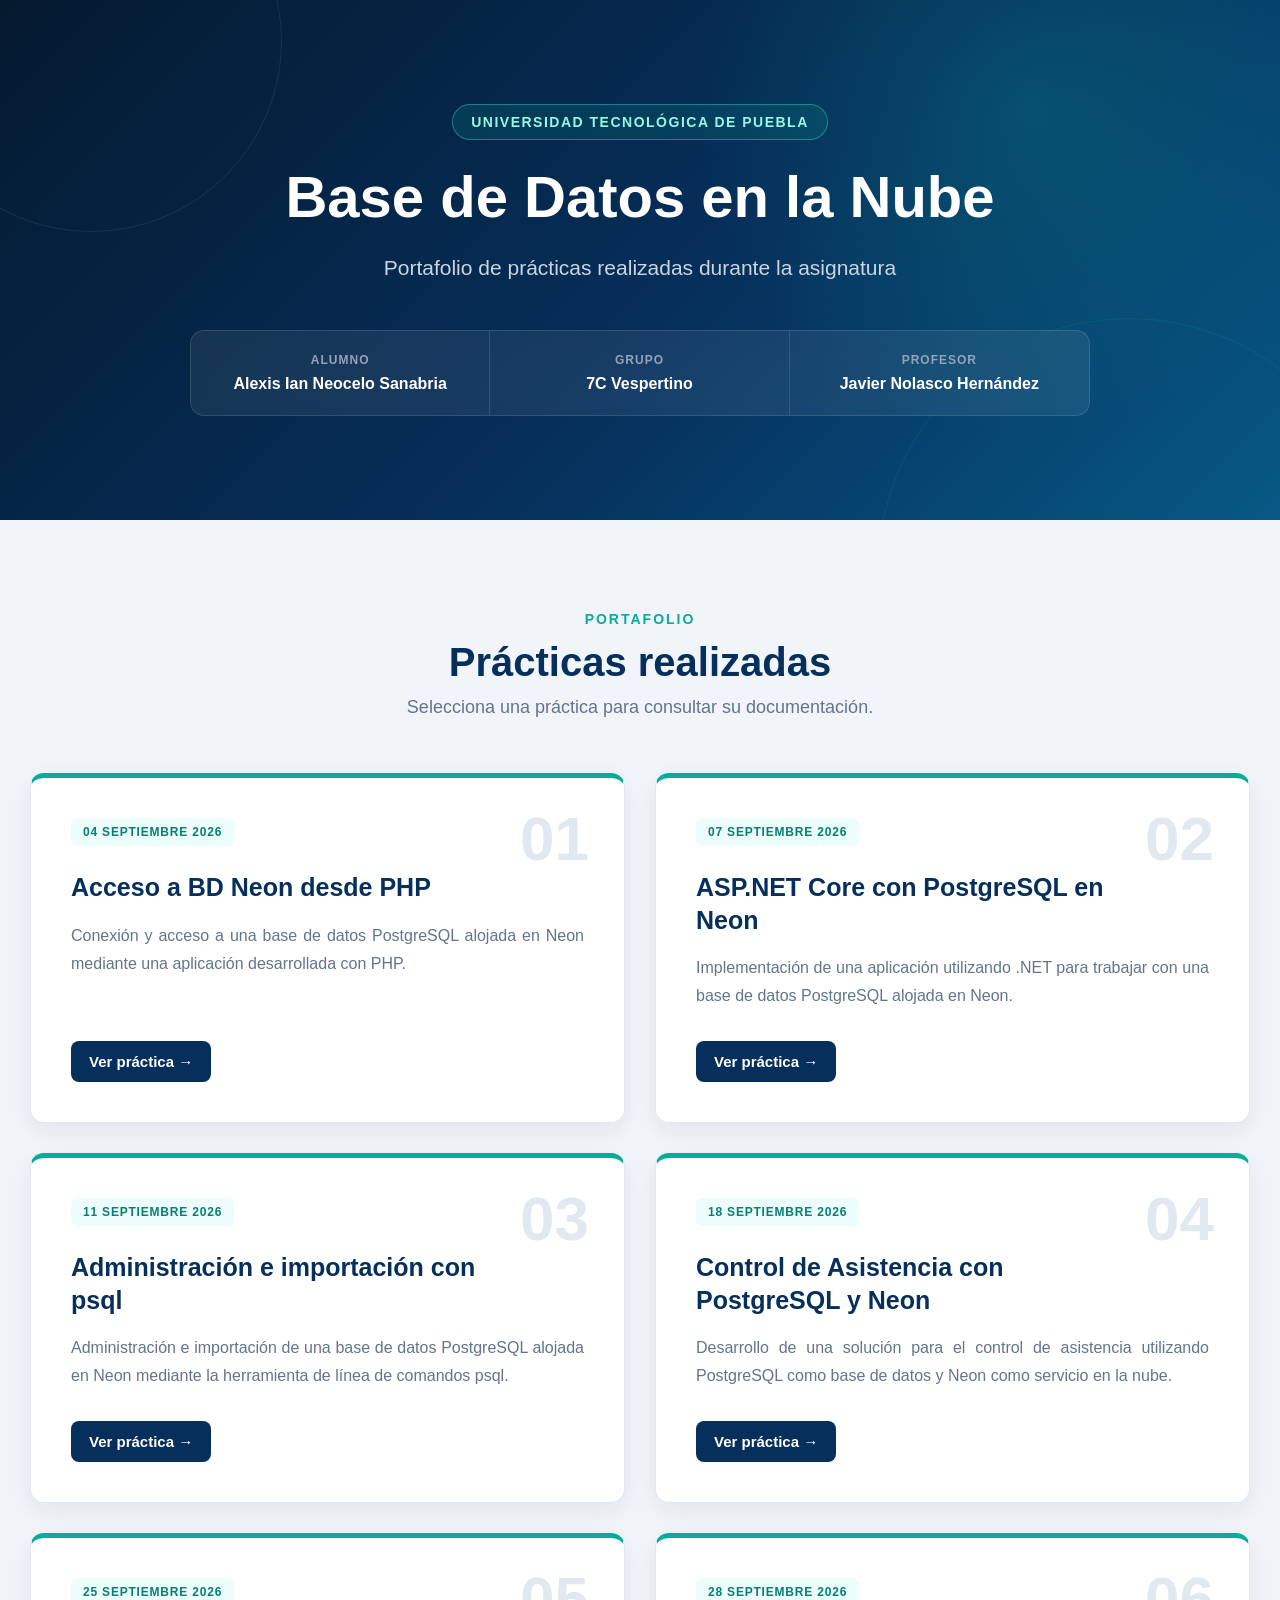
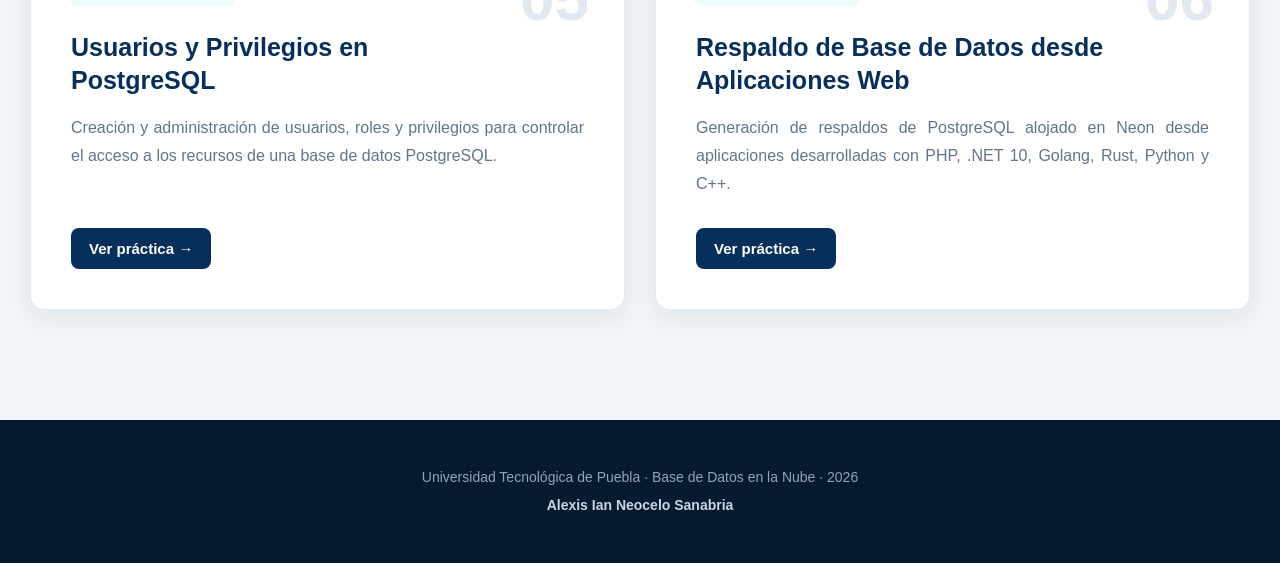
<file: index.html>
<!DOCTYPE html>
<html lang="es">

<head>
    <meta charset="UTF-8">
    <meta name="viewport" content="width=device-width, initial-scale=1.0">

    <title>Prácticas | Base de Datos en la Nube</title>

    <link rel="stylesheet" href="estilos.css">
</head>

<body>

    <!-- =========================================
         ENCABEZADO PRINCIPAL
    ========================================== -->

    <header class="hero">

        <div class="hero-contenido">

            <span class="etiqueta">
                Universidad Tecnológica de Puebla
            </span>

            <h1>
                Base de Datos en la Nube
            </h1>

            <p class="descripcion">
                Portafolio de prácticas realizadas durante la asignatura
            </p>

            <div class="datos">

                <div>
                    <span>Alumno</span>
                    <strong>Alexis Ian Neocelo Sanabria</strong>
                </div>

                <div>
                    <span>Grupo</span>
                    <strong>7C Vespertino</strong>
                </div>

                <div>
                    <span>Profesor</span>
                    <strong>Javier Nolasco Hernández</strong>
                </div>

            </div>

        </div>

    </header>


    <!-- =========================================
         PRACTICAS
    ========================================== -->

    <main class="contenedor">

        <div class="titulo-seccion">

            <span>PORTAFOLIO</span>

            <h2>
                Prácticas realizadas
            </h2>

            <p>
                Selecciona una práctica para consultar su documentación.
            </p>

        </div>


        <section class="grid-practicas">


            <!-- PRACTICA 01 -->

            <article class="tarjeta">

                <div class="numero-practica">
                    01
                </div>

                <span class="fecha">
                    04 SEPTIEMBRE 2026
                </span>

                <h3>
                    Acceso a BD Neon desde PHP
                </h3>

                <p>
                    Conexión y acceso a una base de datos PostgreSQL
                    alojada en Neon mediante una aplicación desarrollada
                    con PHP.
                </p>

                <a href="practica4sep/index.html">
                    Ver práctica →
                </a>

            </article>


            <!-- PRACTICA 02 -->

            <article class="tarjeta">

                <div class="numero-practica">
                    02
                </div>

                <span class="fecha">
                    07 SEPTIEMBRE 2026
                </span>

                <h3>
                    ASP.NET Core con PostgreSQL en Neon
                </h3>

                <p>
                    Implementación de una aplicación utilizando .NET
                    para trabajar con una base de datos PostgreSQL
                    alojada en Neon.
                </p>

                <a href="practica7sep/index.html">
                    Ver práctica →
                </a>

            </article>


            <!-- PRACTICA 03 -->

            <article class="tarjeta">

                <div class="numero-practica">
                    03
                </div>

                <span class="fecha">
                    11 SEPTIEMBRE 2026
                </span>

                <h3>
                    Administración e importación con psql
                </h3>

                <p>
                    Administración e importación de una base de datos
                    PostgreSQL alojada en Neon mediante la herramienta
                    de línea de comandos psql.
                </p>

                <a href="practica11sep/index.html">
                    Ver práctica →
                </a>

            </article>


            <!-- PRACTICA 04 -->

            <article class="tarjeta">

                <div class="numero-practica">
                    04
                </div>

                <span class="fecha">
                    18 SEPTIEMBRE 2026
                </span>

                <h3>
                    Control de Asistencia con PostgreSQL y Neon
                </h3>

                <p>
                    Desarrollo de una solución para el control de
                    asistencia utilizando PostgreSQL como base de datos
                    y Neon como servicio en la nube.
                </p>

                <a href="practica18sep/index.html">
                    Ver práctica →
                </a>

            </article>


            <!-- PRACTICA 05 -->

            <article class="tarjeta">

                <div class="numero-practica">
                    05
                </div>

                <span class="fecha">
                    25 SEPTIEMBRE 2026
                </span>

                <h3>
                    Usuarios y Privilegios en PostgreSQL
                </h3>

                <p>
                    Creación y administración de usuarios, roles y
                    privilegios para controlar el acceso a los recursos
                    de una base de datos PostgreSQL.
                </p>

                <a href="practica25sep/index.html">
                    Ver práctica →
                </a>

            </article>


            <!-- PRACTICA 06 -->

            <article class="tarjeta">

                <div class="numero-practica">
                    06
                </div>

                <span class="fecha">
                    28 SEPTIEMBRE 2026
                </span>

                <h3>
                    Respaldo de Base de Datos desde Aplicaciones Web
                </h3>

                <p>
                    Generación de respaldos de PostgreSQL alojado en
                    Neon desde aplicaciones desarrolladas con PHP,
                    .NET 10, Golang, Rust, Python y C++.
                </p>

                <a href="practica28sep/index.html">
                    Ver práctica →
                </a>

            </article>


        </section>

    </main>


    <!-- =========================================
         PIE DE PAGINA
    ========================================== -->

    <footer>

        <p>
            Universidad Tecnológica de Puebla ·
            Base de Datos en la Nube · 2026
        </p>

        <p>
            Alexis Ian Neocelo Sanabria
        </p>

    </footer>


</body>

</html>
</file>
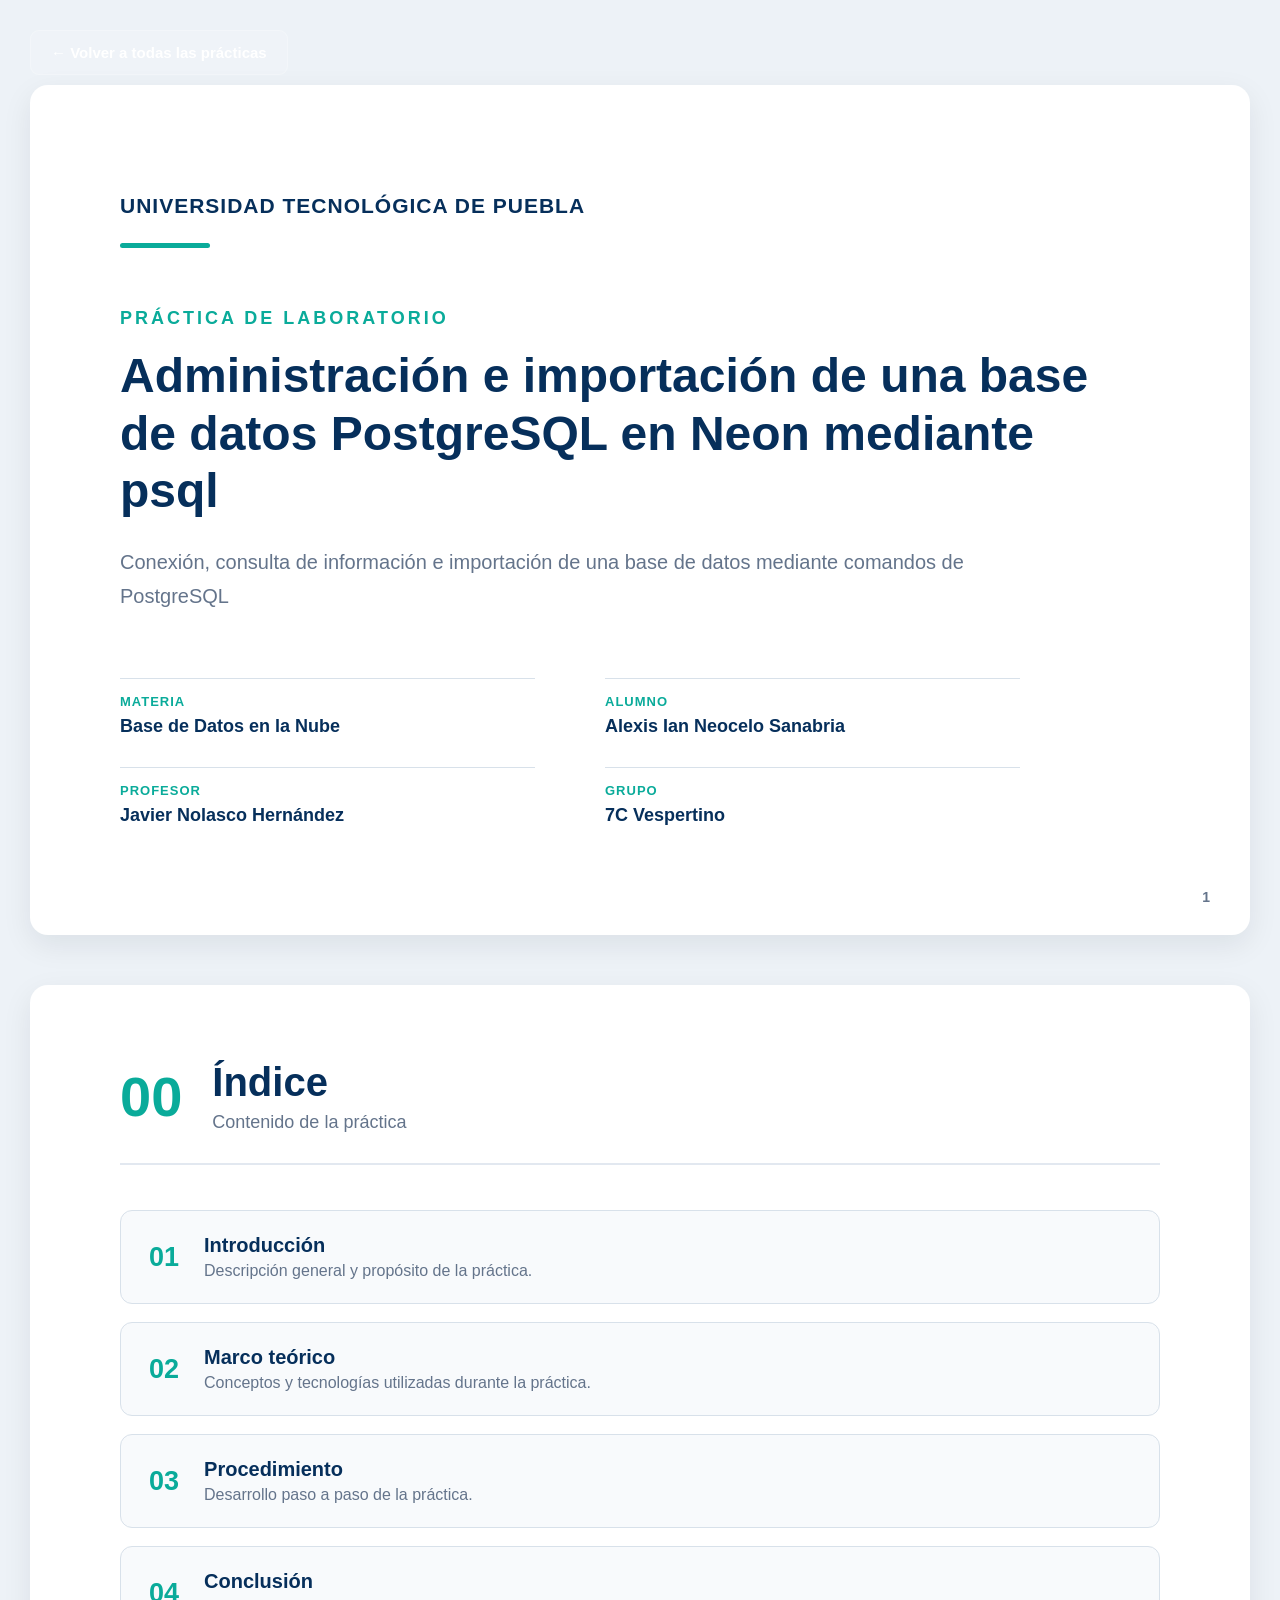
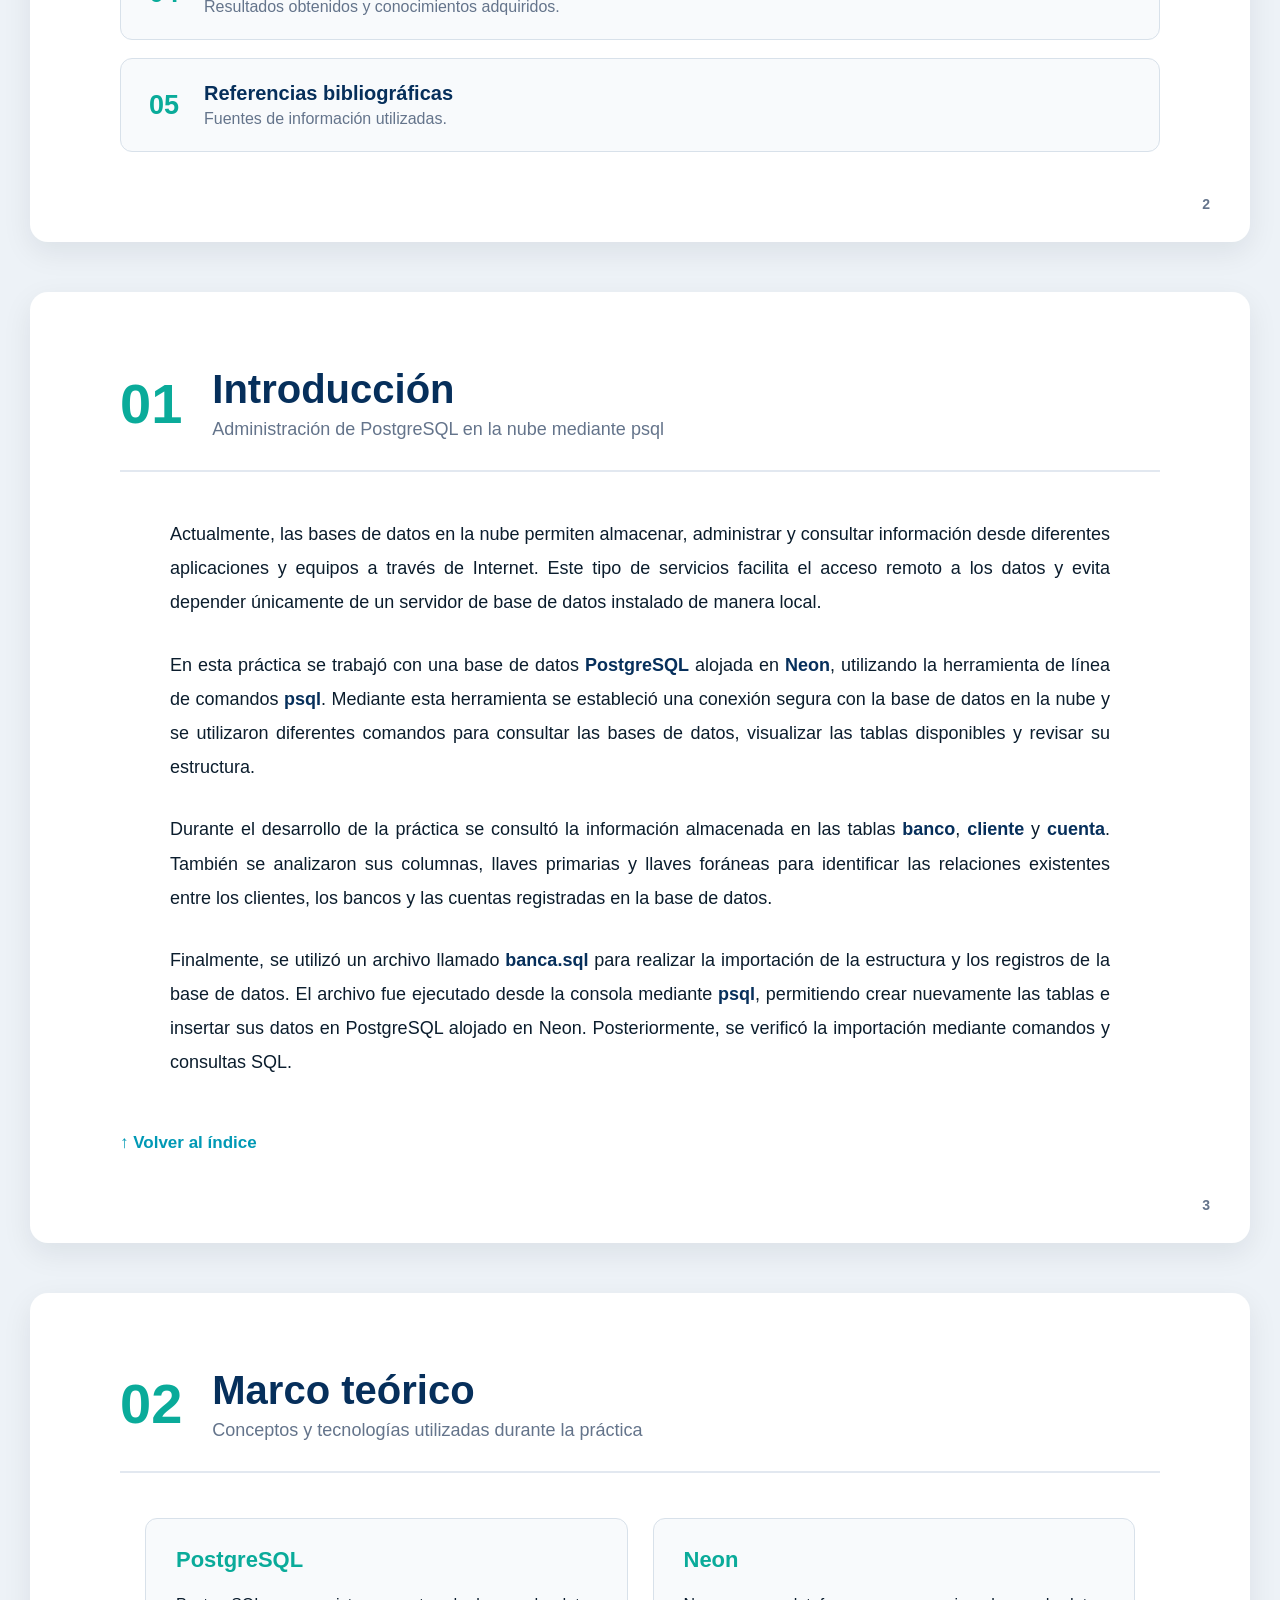
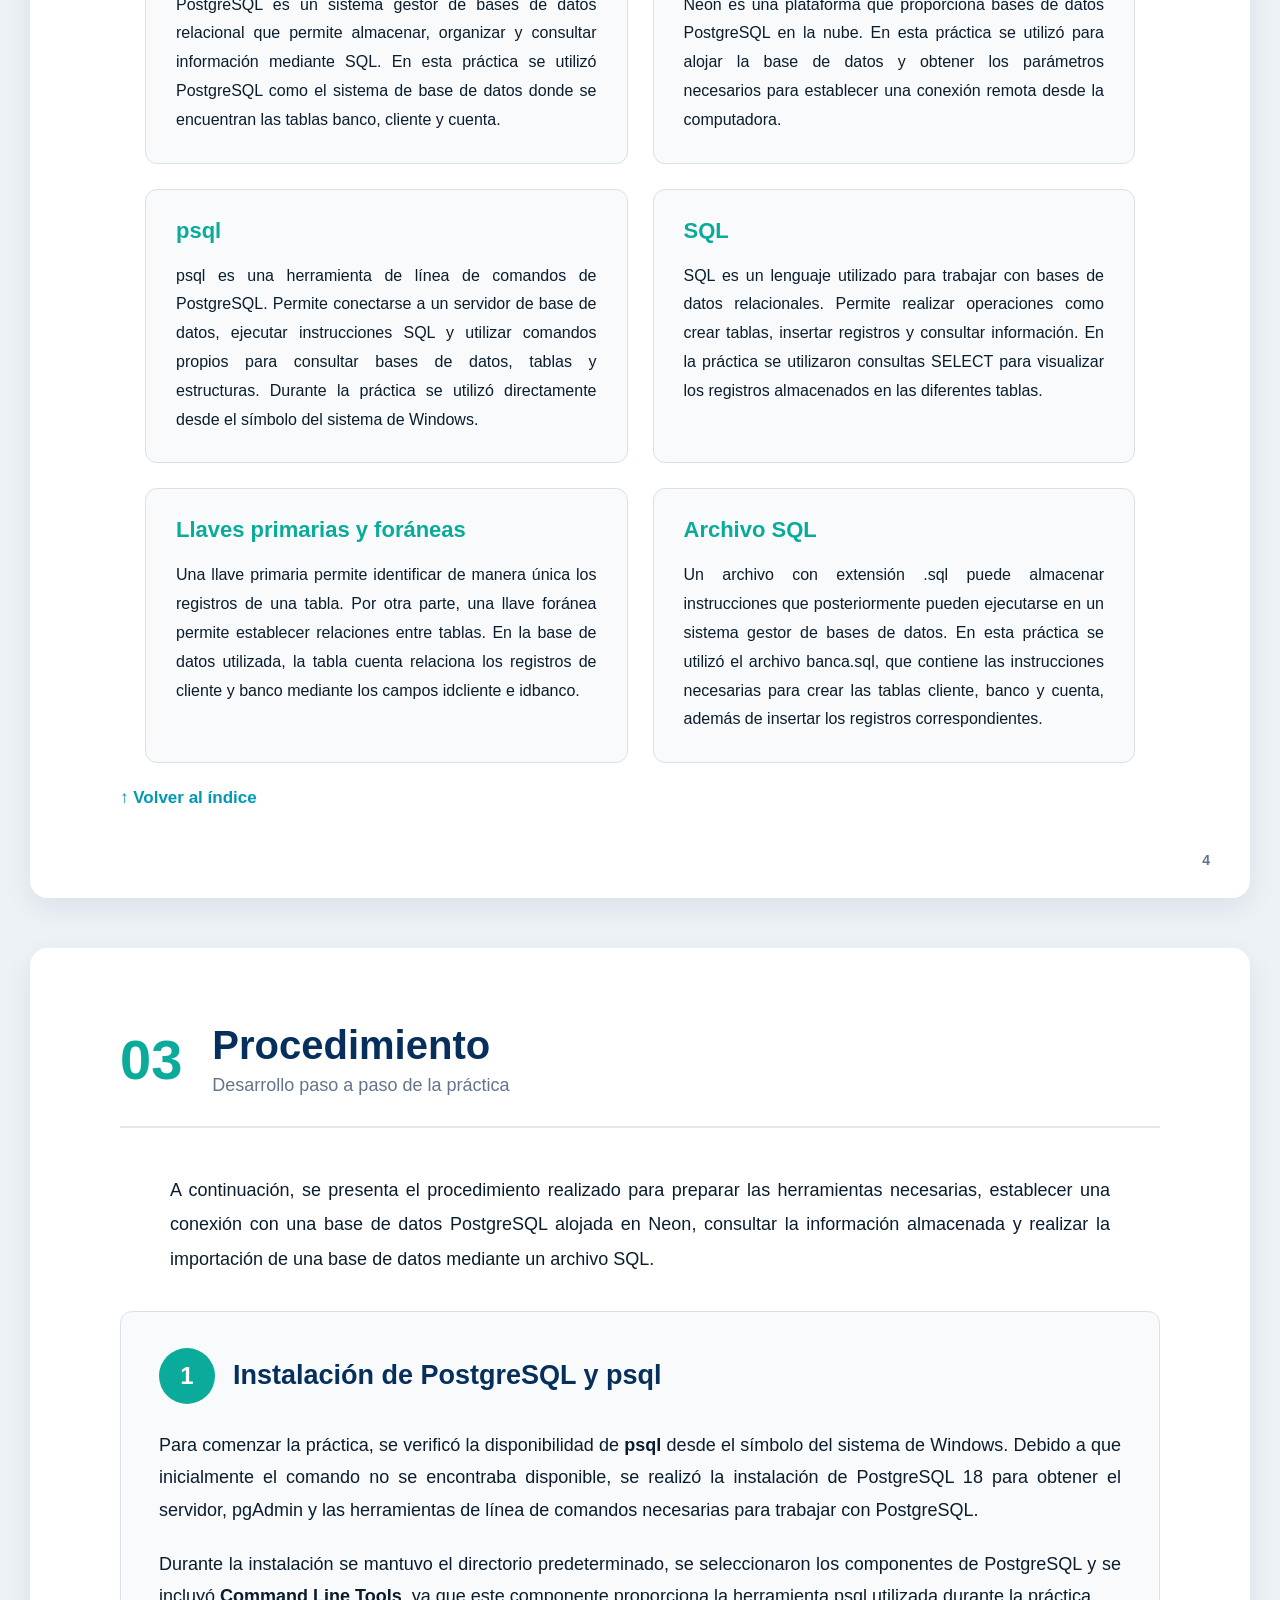
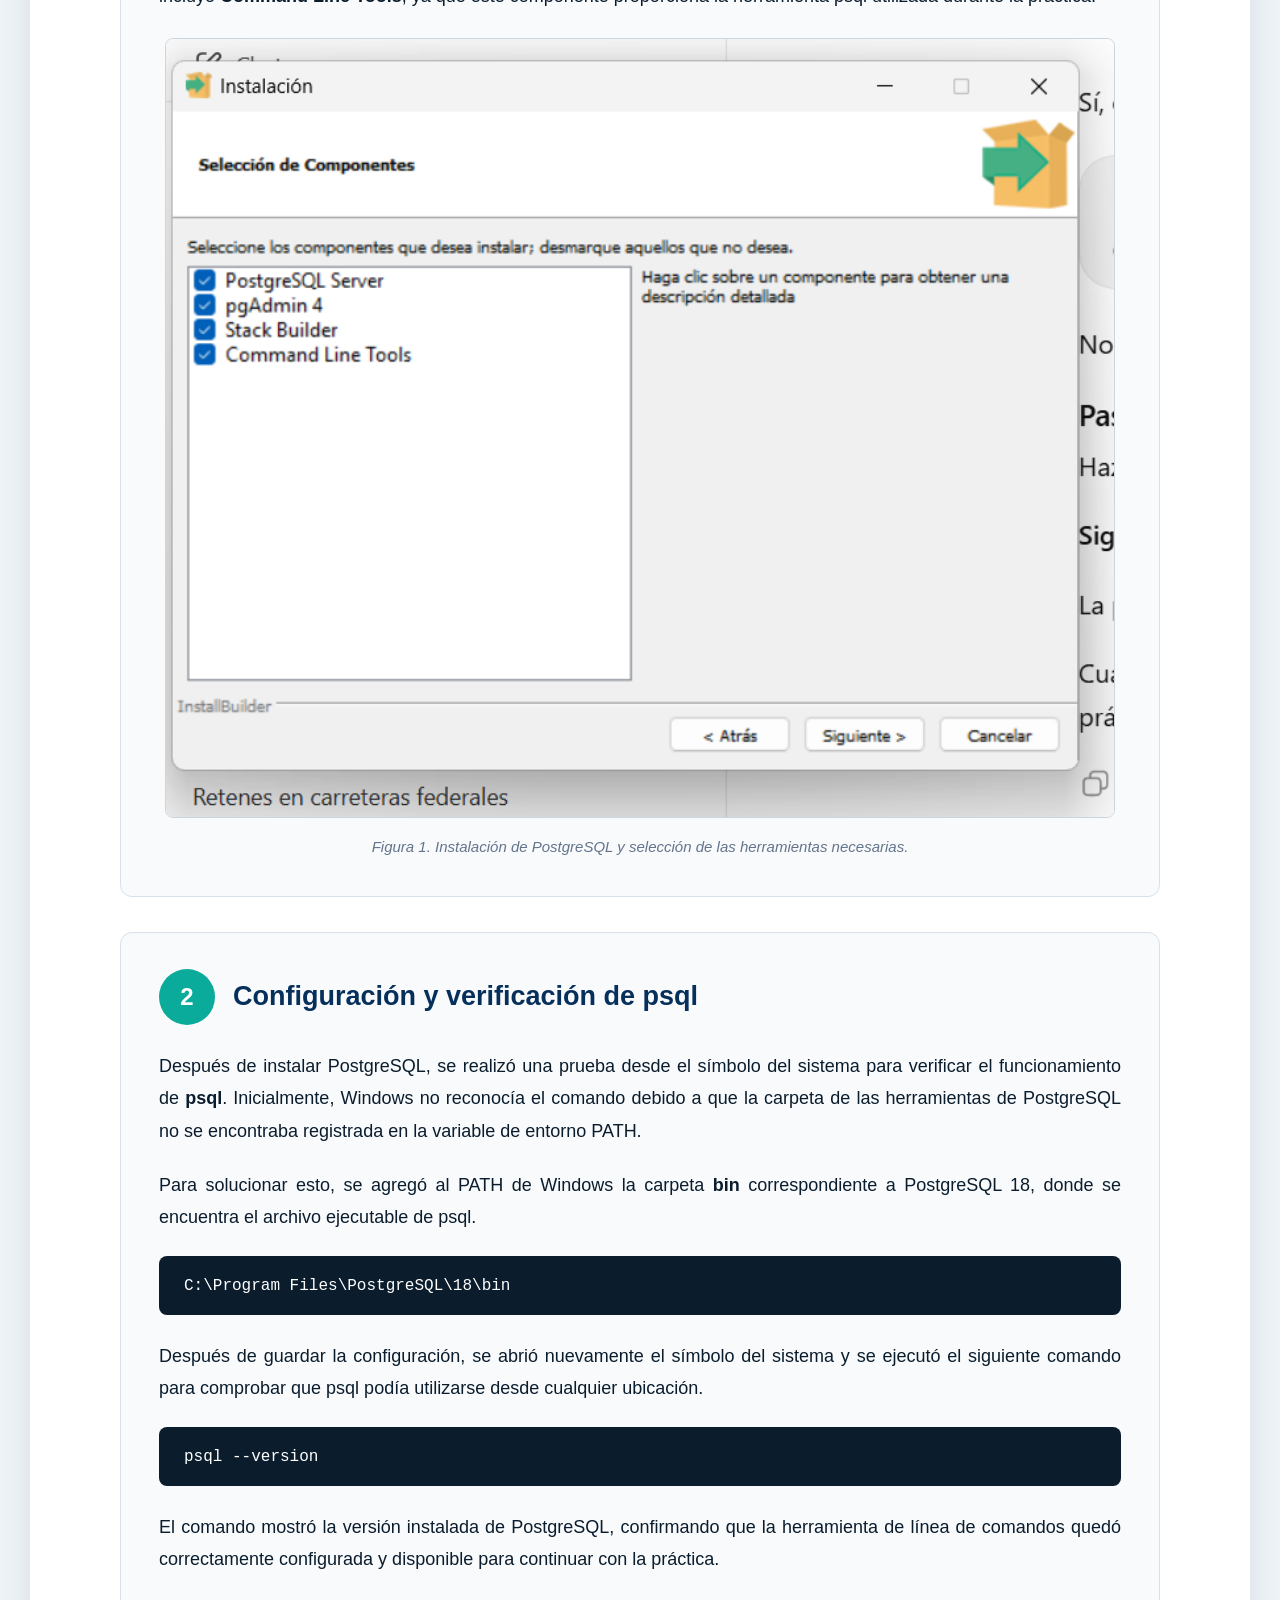
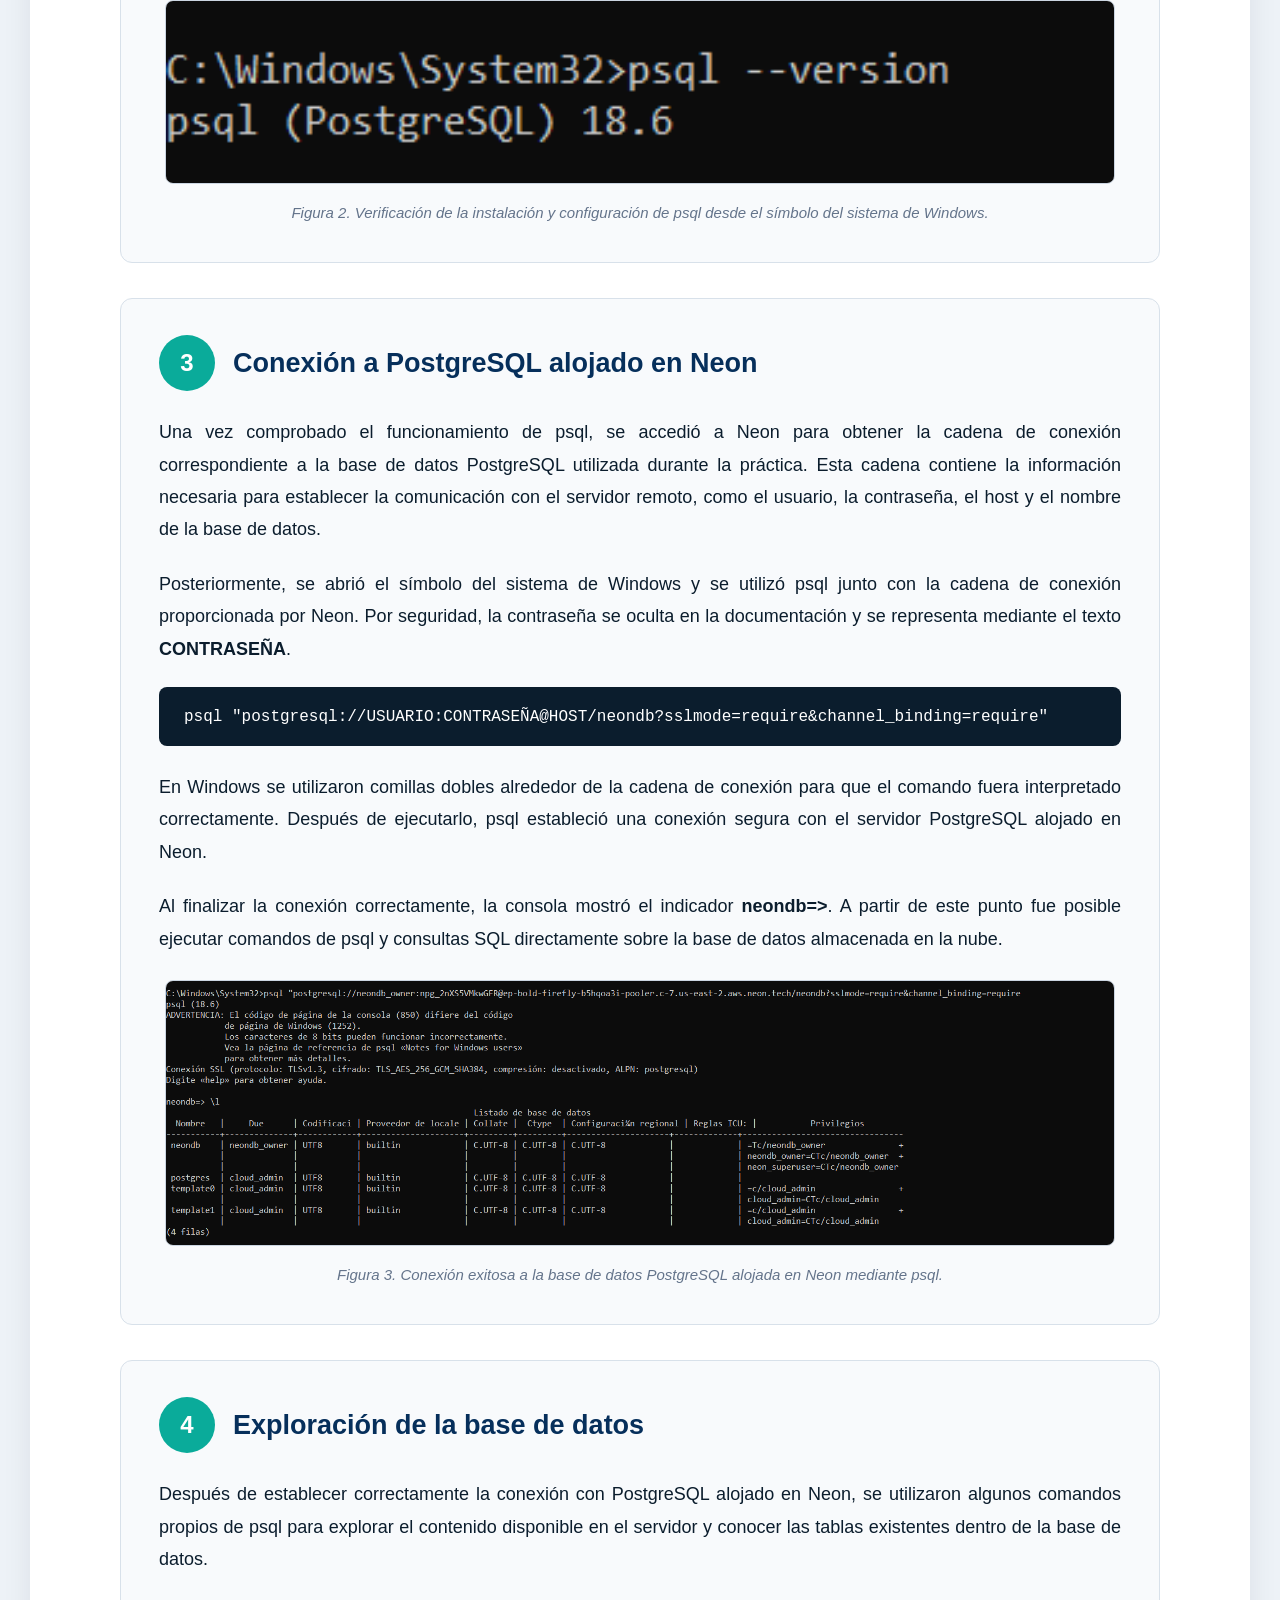
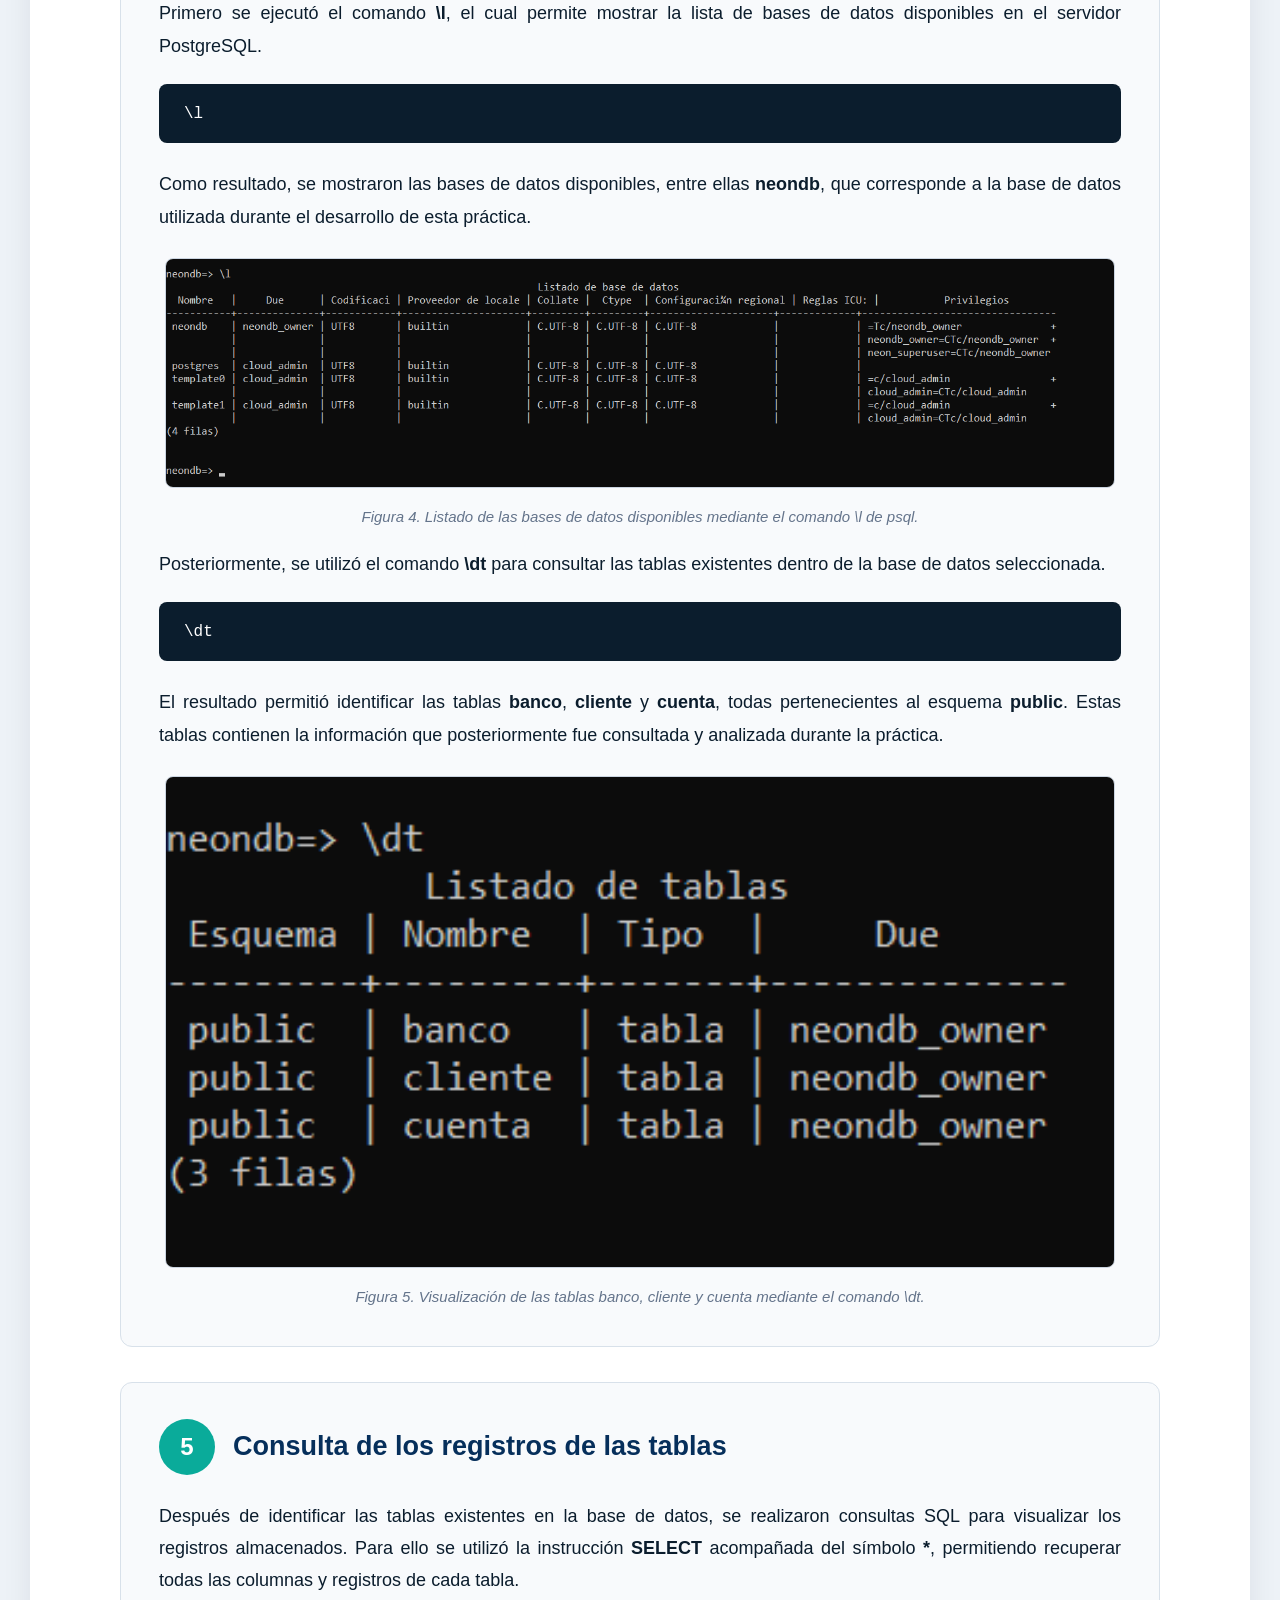
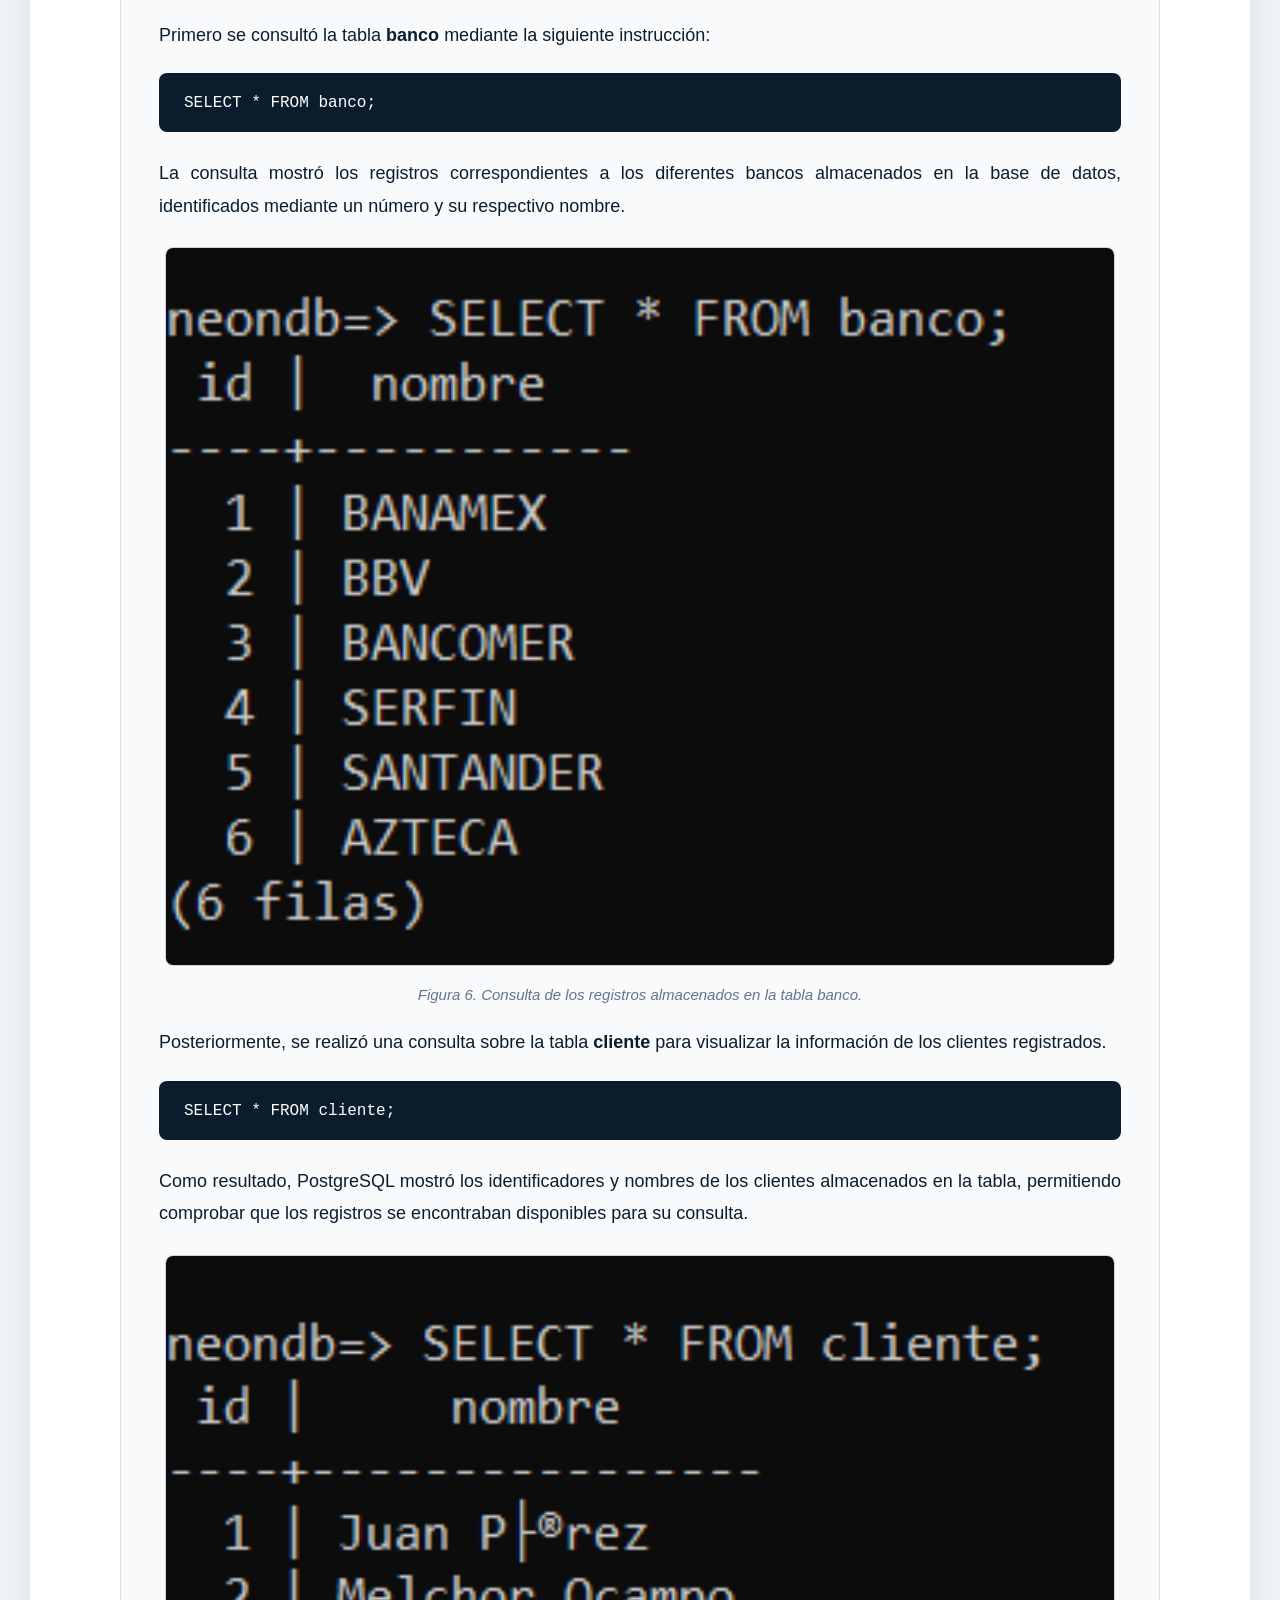
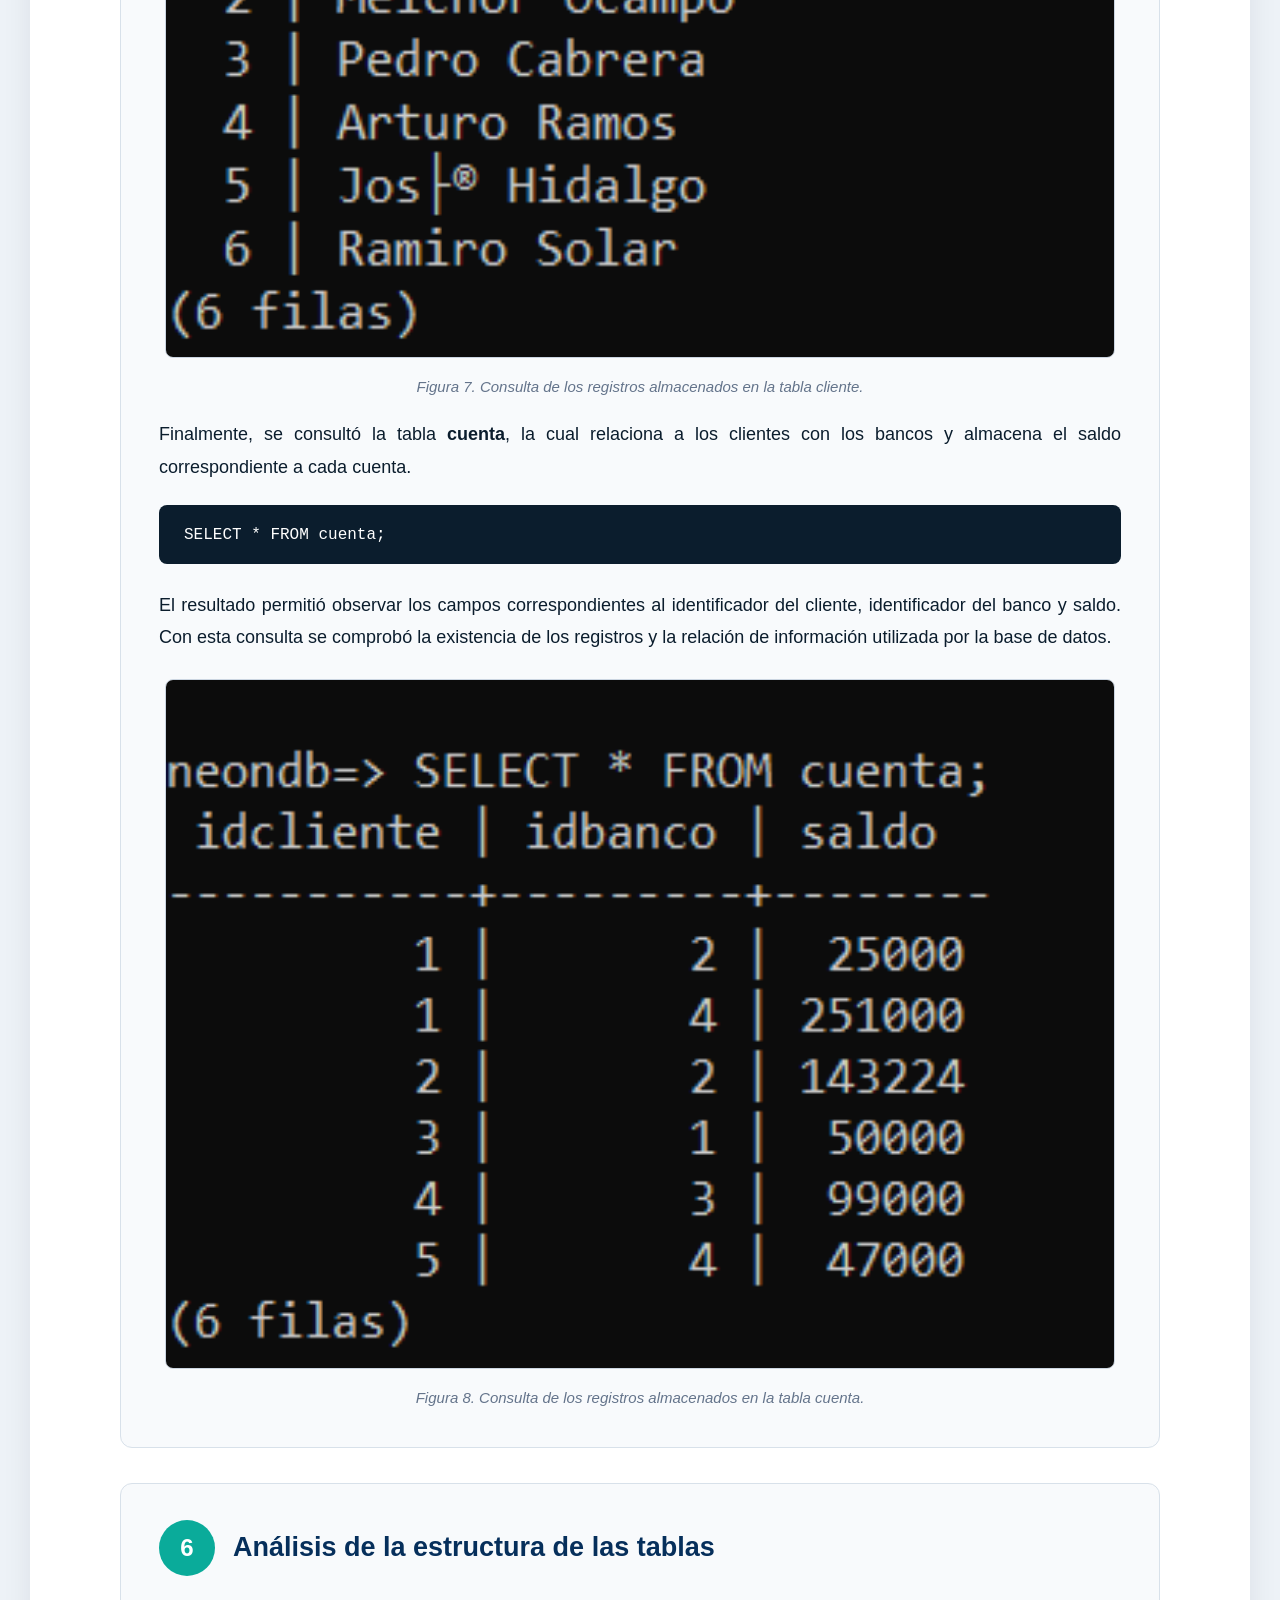
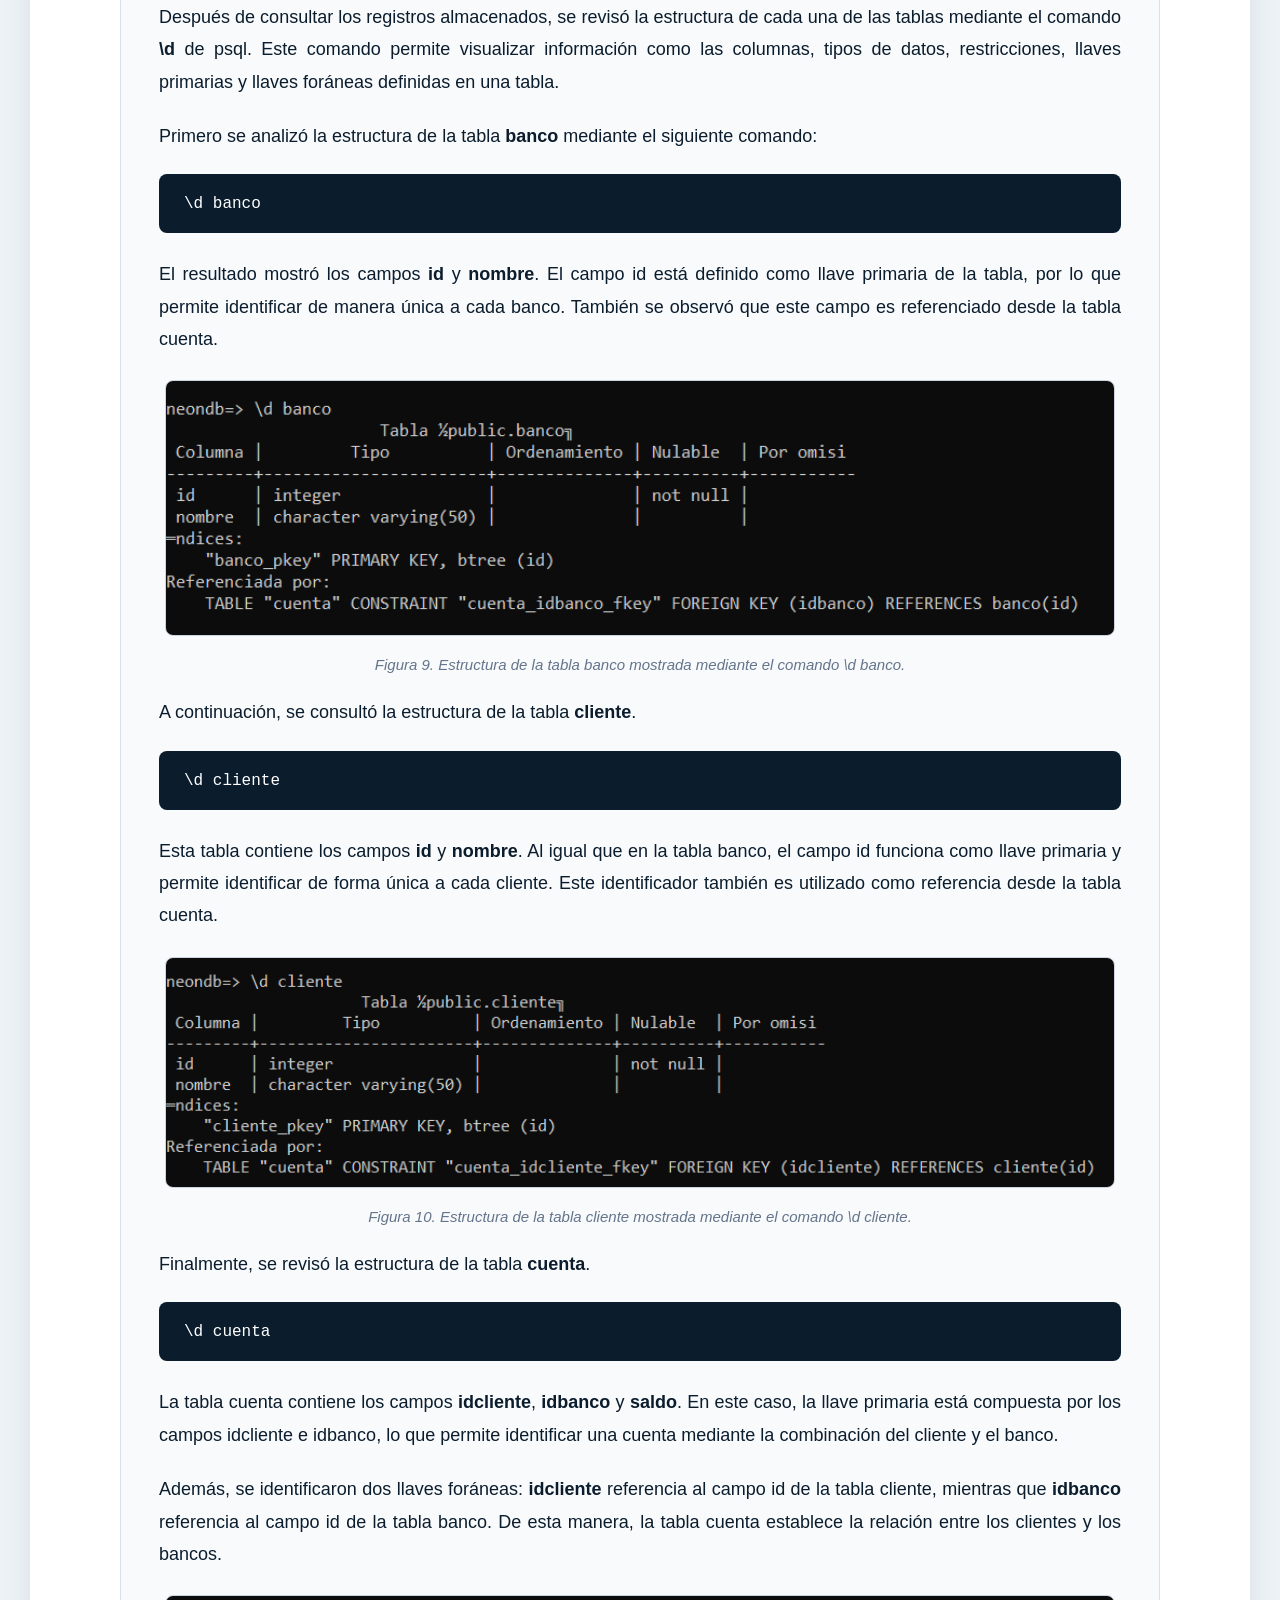
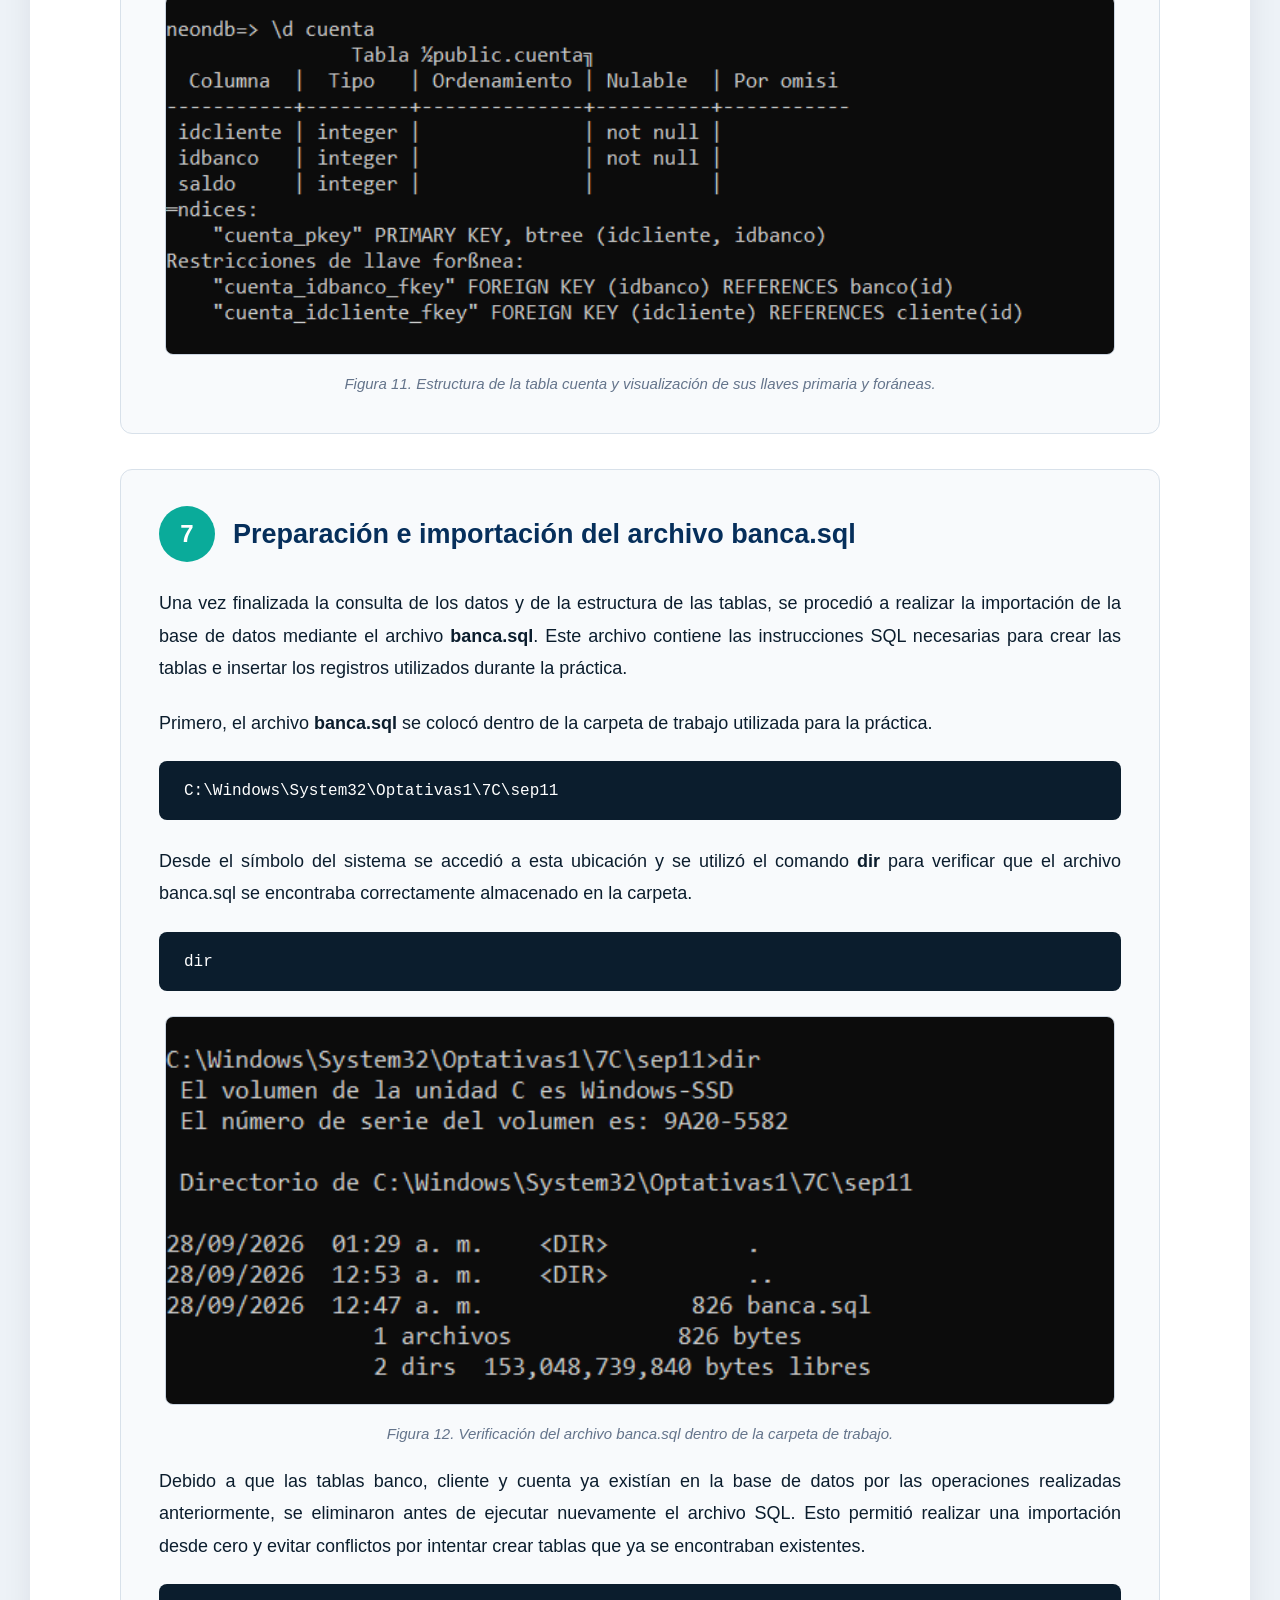
<file: practica11sep/index.html>
<!DOCTYPE html>
<html lang="es">

<head>
    <meta charset="UTF-8">
    <meta name="viewport" content="width=device-width, initial-scale=1.0">
    <title>Práctica - PostgreSQL y Neon</title>
    <link rel="stylesheet" href="estilos.css">
</head>

<body>

    <div class="barra-navegacion">
    <a href="../index.html" class="volver-practicas">
        ← Volver a todas las prácticas
    </a>
</div>

    <!-- PORTADA -->
    <section class="portada">

        <div class="portada-contenido">

            <p class="universidad">
                Universidad Tecnológica de Puebla
            </p>

            <div class="linea-portada"></div>

            <p class="tipo-documento">
                PRÁCTICA DE LABORATORIO
            </p>

            <h1>
                Administración e importación de una base de datos
                PostgreSQL en Neon mediante psql
            </h1>

            <p class="descripcion-portada">
                Conexión, consulta de información e importación
                de una base de datos mediante comandos de PostgreSQL
            </p>

            <div class="datos-portada">

                <div>
                    <span>Materia</span>
                    <p>Base de Datos en la Nube</p>
                </div>

                <div>
                    <span>Alumno</span>
                    <p>Alexis Ian Neocelo Sanabria</p>
                </div>

                <div>
                    <span>Profesor</span>
                    <p>Javier Nolasco Hernández</p>
                </div>

                <div>
                    <span>Grupo</span>
                    <p>7C Vespertino</p>
                </div>

            </div>

        </div>

        <div class="numero-pagina">1</div>

    </section>

    <!-- ÍNDICE -->
<section class="seccion indice" id="indice">

    <div class="encabezado-seccion">
        <span class="numero-seccion">00</span>

        <div>
            <h2>Índice</h2>
            <p>Contenido de la práctica</p>
        </div>
    </div>

    <div class="linea-seccion"></div>

    <div class="lista-indice">

        <a href="#introduccion" class="item-indice">
            <span>01</span>
            <div>
                <h3>Introducción</h3>
                <p>Descripción general y propósito de la práctica.</p>
            </div>
        </a>

        <a href="#marco-teorico" class="item-indice">
            <span>02</span>
            <div>
                <h3>Marco teórico</h3>
                <p>Conceptos y tecnologías utilizadas durante la práctica.</p>
            </div>
        </a>

        <a href="#procedimiento" class="item-indice">
            <span>03</span>
            <div>
                <h3>Procedimiento</h3>
                <p>Desarrollo paso a paso de la práctica.</p>
            </div>
        </a>

        <a href="#conclusion" class="item-indice">
            <span>04</span>
            <div>
                <h3>Conclusión</h3>
                <p>Resultados obtenidos y conocimientos adquiridos.</p>
            </div>
        </a>

        <a href="#referencias" class="item-indice">
            <span>05</span>
            <div>
                <h3>Referencias bibliográficas</h3>
                <p>Fuentes de información utilizadas.</p>
            </div>
        </a>

    </div>

    <div class="numero-pagina">2</div>

</section>

<!-- INTRODUCCIÓN -->
<section class="seccion" id="introduccion">

    <div class="encabezado-seccion">
        <span class="numero-seccion">01</span>

        <div>
            <h2>Introducción</h2>
            <p>Administración de PostgreSQL en la nube mediante psql</p>
        </div>
    </div>

    <div class="linea-seccion"></div>

    <div class="contenido-seccion">

        <p>
            Actualmente, las bases de datos en la nube permiten almacenar,
            administrar y consultar información desde diferentes aplicaciones
            y equipos a través de Internet. Este tipo de servicios facilita el
            acceso remoto a los datos y evita depender únicamente de un servidor
            de base de datos instalado de manera local.
        </p>

        <p>
            En esta práctica se trabajó con una base de datos
            <strong>PostgreSQL</strong> alojada en <strong>Neon</strong>,
            utilizando la herramienta de línea de comandos
            <strong>psql</strong>. Mediante esta herramienta se estableció una
            conexión segura con la base de datos en la nube y se utilizaron
            diferentes comandos para consultar las bases de datos, visualizar
            las tablas disponibles y revisar su estructura.
        </p>

        <p>
            Durante el desarrollo de la práctica se consultó la información
            almacenada en las tablas <strong>banco</strong>,
            <strong>cliente</strong> y <strong>cuenta</strong>. También se
            analizaron sus columnas, llaves primarias y llaves foráneas para
            identificar las relaciones existentes entre los clientes, los
            bancos y las cuentas registradas en la base de datos.
        </p>

        <p>
            Finalmente, se utilizó un archivo llamado
            <strong>banca.sql</strong> para realizar la importación de la
            estructura y los registros de la base de datos. El archivo fue
            ejecutado desde la consola mediante <strong>psql</strong>,
            permitiendo crear nuevamente las tablas e insertar sus datos en
            PostgreSQL alojado en Neon. Posteriormente, se verificó la
            importación mediante comandos y consultas SQL.
        </p>

    </div>

    <a href="#indice" class="volver-indice">
        ↑ Volver al índice
    </a>

    <div class="numero-pagina">3</div>

</section>

<!-- MARCO TEÓRICO -->
<section class="seccion" id="marco-teorico">

    <div class="encabezado-seccion">
        <span class="numero-seccion">02</span>

        <div>
            <h2>Marco teórico</h2>
            <p>Conceptos y tecnologías utilizadas durante la práctica</p>
        </div>
    </div>

    <div class="linea-seccion"></div>

    <div class="grid-teoria">

        <div class="tarjeta-teoria">
            <h3>PostgreSQL</h3>

            <p>
                PostgreSQL es un sistema gestor de bases de datos relacional
                que permite almacenar, organizar y consultar información
                mediante SQL. En esta práctica se utilizó PostgreSQL como el
                sistema de base de datos donde se encuentran las tablas
                banco, cliente y cuenta.
            </p>
        </div>

        <div class="tarjeta-teoria">
            <h3>Neon</h3>

            <p>
                Neon es una plataforma que proporciona bases de datos
                PostgreSQL en la nube. En esta práctica se utilizó para
                alojar la base de datos y obtener los parámetros necesarios
                para establecer una conexión remota desde la computadora.
            </p>
        </div>

        <div class="tarjeta-teoria">
            <h3>psql</h3>

            <p>
                psql es una herramienta de línea de comandos de PostgreSQL.
                Permite conectarse a un servidor de base de datos, ejecutar
                instrucciones SQL y utilizar comandos propios para consultar
                bases de datos, tablas y estructuras. Durante la práctica se
                utilizó directamente desde el símbolo del sistema de Windows.
            </p>
        </div>

        <div class="tarjeta-teoria">
            <h3>SQL</h3>

            <p>
                SQL es un lenguaje utilizado para trabajar con bases de datos
                relacionales. Permite realizar operaciones como crear tablas,
                insertar registros y consultar información. En la práctica
                se utilizaron consultas SELECT para visualizar los registros
                almacenados en las diferentes tablas.
            </p>
        </div>

        <div class="tarjeta-teoria">
            <h3>Llaves primarias y foráneas</h3>

            <p>
                Una llave primaria permite identificar de manera única los
                registros de una tabla. Por otra parte, una llave foránea
                permite establecer relaciones entre tablas. En la base de
                datos utilizada, la tabla cuenta relaciona los registros de
                cliente y banco mediante los campos idcliente e idbanco.
            </p>
        </div>

        <div class="tarjeta-teoria">
            <h3>Archivo SQL</h3>

            <p>
                Un archivo con extensión .sql puede almacenar instrucciones
                que posteriormente pueden ejecutarse en un sistema gestor de
                bases de datos. En esta práctica se utilizó el archivo
                banca.sql, que contiene las instrucciones necesarias para
                crear las tablas cliente, banco y cuenta, además de insertar
                los registros correspondientes.
            </p>
        </div>

    </div>

    <a href="#indice" class="volver-indice">
        ↑ Volver al índice
    </a>

    <div class="numero-pagina">4</div>

</section>

<!-- PROCEDIMIENTO -->
<section class="seccion" id="procedimiento">

    <div class="encabezado-seccion">
        <span class="numero-seccion">03</span>

        <div>
            <h2>Procedimiento</h2>
            <p>Desarrollo paso a paso de la práctica</p>
        </div>
    </div>

    <div class="linea-seccion"></div>

    <div class="contenido-seccion">

        <p>
            A continuación, se presenta el procedimiento realizado para
            preparar las herramientas necesarias, establecer una conexión
            con una base de datos PostgreSQL alojada en Neon, consultar la
            información almacenada y realizar la importación de una base de
            datos mediante un archivo SQL.
        </p>

    </div>


    <!-- PASO 1 -->
    <div class="paso">

        <div class="titulo-paso">
            <span>1</span>
            <h3>Instalación de PostgreSQL y psql</h3>
        </div>

        <p>
            Para comenzar la práctica, se verificó la disponibilidad de
            <strong>psql</strong> desde el símbolo del sistema de Windows.
            Debido a que inicialmente el comando no se encontraba disponible,
            se realizó la instalación de PostgreSQL 18 para obtener el servidor,
            pgAdmin y las herramientas de línea de comandos necesarias para
            trabajar con PostgreSQL.
        </p>

        <p>
            Durante la instalación se mantuvo el directorio predeterminado,
            se seleccionaron los componentes de PostgreSQL y se incluyó
            <strong>Command Line Tools</strong>, ya que este componente
            proporciona la herramienta psql utilizada durante la práctica.
        </p>

        <div class="captura">
            <img src="img/captura1.png"
                 alt="Instalación de PostgreSQL">

            <p>
                Figura 1. Instalación de PostgreSQL y selección de las
                herramientas necesarias.
            </p>
        </div>

    </div>

    <!-- PASO 2 -->
<div class="paso">

    <div class="titulo-paso">
        <span>2</span>
        <h3>Configuración y verificación de psql</h3>
    </div>

    <p>
        Después de instalar PostgreSQL, se realizó una prueba desde el
        símbolo del sistema para verificar el funcionamiento de
        <strong>psql</strong>. Inicialmente, Windows no reconocía el comando
        debido a que la carpeta de las herramientas de PostgreSQL no se
        encontraba registrada en la variable de entorno PATH.
    </p>

    <p>
        Para solucionar esto, se agregó al PATH de Windows la carpeta
        <strong>bin</strong> correspondiente a PostgreSQL 18, donde se
        encuentra el archivo ejecutable de psql.
    </p>

    <div class="comando">
        <code>C:\Program Files\PostgreSQL\18\bin</code>
    </div>

    <p>
        Después de guardar la configuración, se abrió nuevamente el símbolo
        del sistema y se ejecutó el siguiente comando para comprobar que
        psql podía utilizarse desde cualquier ubicación.
    </p>

    <div class="comando">
        <code>psql --version</code>
    </div>

    <p>
        El comando mostró la versión instalada de PostgreSQL, confirmando
        que la herramienta de línea de comandos quedó correctamente
        configurada y disponible para continuar con la práctica.
    </p>

    <div class="captura">
        <img src="img/captura2.png"
             alt="Verificación de psql desde CMD">

        <p>
            Figura 2. Verificación de la instalación y configuración de psql
            desde el símbolo del sistema de Windows.
        </p>
    </div>

</div>

<!-- PASO 3 -->
<div class="paso">

    <div class="titulo-paso">
        <span>3</span>
        <h3>Conexión a PostgreSQL alojado en Neon</h3>
    </div>

    <p>
        Una vez comprobado el funcionamiento de psql, se accedió a Neon
        para obtener la cadena de conexión correspondiente a la base de
        datos PostgreSQL utilizada durante la práctica. Esta cadena contiene
        la información necesaria para establecer la comunicación con el
        servidor remoto, como el usuario, la contraseña, el host y el nombre
        de la base de datos.
    </p>

    <p>
        Posteriormente, se abrió el símbolo del sistema de Windows y se
        utilizó psql junto con la cadena de conexión proporcionada por Neon.
        Por seguridad, la contraseña se oculta en la documentación y se
        representa mediante el texto <strong>CONTRASEÑA</strong>.
    </p>

    <div class="comando">
        <code>psql "postgresql://USUARIO:CONTRASEÑA@HOST/neondb?sslmode=require&amp;channel_binding=require"</code>
    </div>

    <p>
        En Windows se utilizaron comillas dobles alrededor de la cadena de
        conexión para que el comando fuera interpretado correctamente.
        Después de ejecutarlo, psql estableció una conexión segura con el
        servidor PostgreSQL alojado en Neon.
    </p>

    <p>
        Al finalizar la conexión correctamente, la consola mostró el
        indicador <strong>neondb=&gt;</strong>. A partir de este punto fue
        posible ejecutar comandos de psql y consultas SQL directamente
        sobre la base de datos almacenada en la nube.
    </p>

    <div class="captura">
        <img src="img/captura3.png"
             alt="Conexión a PostgreSQL de Neon mediante psql">

        <p>
            Figura 3. Conexión exitosa a la base de datos PostgreSQL
            alojada en Neon mediante psql.
        </p>
    </div>

</div>

<!-- PASO 4 -->
<div class="paso">

    <div class="titulo-paso">
        <span>4</span>
        <h3>Exploración de la base de datos</h3>
    </div>

    <p>
        Después de establecer correctamente la conexión con PostgreSQL
        alojado en Neon, se utilizaron algunos comandos propios de psql
        para explorar el contenido disponible en el servidor y conocer
        las tablas existentes dentro de la base de datos.
    </p>

    <p>
        Primero se ejecutó el comando <strong>\l</strong>, el cual permite
        mostrar la lista de bases de datos disponibles en el servidor
        PostgreSQL.
    </p>

    <div class="comando">
        <code>\l</code>
    </div>

    <p>
        Como resultado, se mostraron las bases de datos disponibles,
        entre ellas <strong>neondb</strong>, que corresponde a la base de
        datos utilizada durante el desarrollo de esta práctica.
    </p>

    <div class="captura">
        <img src="img/captura4.png"
             alt="Listado de bases de datos mediante psql">

        <p>
            Figura 4. Listado de las bases de datos disponibles mediante
            el comando \l de psql.
        </p>
    </div>

    <p>
        Posteriormente, se utilizó el comando <strong>\dt</strong> para
        consultar las tablas existentes dentro de la base de datos
        seleccionada.
    </p>

    <div class="comando">
        <code>\dt</code>
    </div>

    <p>
        El resultado permitió identificar las tablas
        <strong>banco</strong>, <strong>cliente</strong> y
        <strong>cuenta</strong>, todas pertenecientes al esquema
        <strong>public</strong>. Estas tablas contienen la información
        que posteriormente fue consultada y analizada durante la práctica.
    </p>

    <div class="captura">
        <img src="img/captura5.png"
             alt="Listado de tablas mediante psql">

        <p>
            Figura 5. Visualización de las tablas banco, cliente y cuenta
            mediante el comando \dt.
        </p>
    </div>

</div>

<!-- PASO 5 -->
<div class="paso">

    <div class="titulo-paso">
        <span>5</span>
        <h3>Consulta de los registros de las tablas</h3>
    </div>

    <p>
        Después de identificar las tablas existentes en la base de datos,
        se realizaron consultas SQL para visualizar los registros almacenados.
        Para ello se utilizó la instrucción <strong>SELECT</strong> acompañada
        del símbolo <strong>*</strong>, permitiendo recuperar todas las
        columnas y registros de cada tabla.
    </p>

    <p>
        Primero se consultó la tabla <strong>banco</strong> mediante la
        siguiente instrucción:
    </p>

    <div class="comando">
        <code>SELECT * FROM banco;</code>
    </div>

    <p>
        La consulta mostró los registros correspondientes a los diferentes
        bancos almacenados en la base de datos, identificados mediante un
        número y su respectivo nombre.
    </p>

    <div class="captura">
        <img src="img/captura6.png"
             alt="Consulta de la tabla banco">

        <p>
            Figura 6. Consulta de los registros almacenados en la tabla banco.
        </p>
    </div>


    <p>
        Posteriormente, se realizó una consulta sobre la tabla
        <strong>cliente</strong> para visualizar la información de los
        clientes registrados.
    </p>

    <div class="comando">
        <code>SELECT * FROM cliente;</code>
    </div>

    <p>
        Como resultado, PostgreSQL mostró los identificadores y nombres de
        los clientes almacenados en la tabla, permitiendo comprobar que los
        registros se encontraban disponibles para su consulta.
    </p>

    <div class="captura">
        <img src="img/captura7.png"
             alt="Consulta de la tabla cliente">

        <p>
            Figura 7. Consulta de los registros almacenados en la tabla cliente.
        </p>
    </div>


    <p>
        Finalmente, se consultó la tabla <strong>cuenta</strong>, la cual
        relaciona a los clientes con los bancos y almacena el saldo
        correspondiente a cada cuenta.
    </p>

    <div class="comando">
        <code>SELECT * FROM cuenta;</code>
    </div>

    <p>
        El resultado permitió observar los campos correspondientes al
        identificador del cliente, identificador del banco y saldo. Con
        esta consulta se comprobó la existencia de los registros y la
        relación de información utilizada por la base de datos.
    </p>

    <div class="captura">
        <img src="img/captura8.png"
             alt="Consulta de la tabla cuenta">

        <p>
            Figura 8. Consulta de los registros almacenados en la tabla cuenta.
        </p>
    </div>

</div>

<!-- PASO 6 -->
<div class="paso">

    <div class="titulo-paso">
        <span>6</span>
        <h3>Análisis de la estructura de las tablas</h3>
    </div>

    <p>
        Después de consultar los registros almacenados, se revisó la
        estructura de cada una de las tablas mediante el comando
        <strong>\d</strong> de psql. Este comando permite visualizar
        información como las columnas, tipos de datos, restricciones,
        llaves primarias y llaves foráneas definidas en una tabla.
    </p>

    <p>
        Primero se analizó la estructura de la tabla
        <strong>banco</strong> mediante el siguiente comando:
    </p>

    <div class="comando">
        <code>\d banco</code>
    </div>

    <p>
        El resultado mostró los campos <strong>id</strong> y
        <strong>nombre</strong>. El campo id está definido como llave
        primaria de la tabla, por lo que permite identificar de manera
        única a cada banco. También se observó que este campo es
        referenciado desde la tabla cuenta.
    </p>

    <div class="captura">
        <img src="img/captura9.png"
             alt="Estructura de la tabla banco">

        <p>
            Figura 9. Estructura de la tabla banco mostrada mediante
            el comando \d banco.
        </p>
    </div>


    <p>
        A continuación, se consultó la estructura de la tabla
        <strong>cliente</strong>.
    </p>

    <div class="comando">
        <code>\d cliente</code>
    </div>

    <p>
        Esta tabla contiene los campos <strong>id</strong> y
        <strong>nombre</strong>. Al igual que en la tabla banco, el campo
        id funciona como llave primaria y permite identificar de forma
        única a cada cliente. Este identificador también es utilizado
        como referencia desde la tabla cuenta.
    </p>

    <div class="captura">
        <img src="img/captura10.png"
             alt="Estructura de la tabla cliente">

        <p>
            Figura 10. Estructura de la tabla cliente mostrada mediante
            el comando \d cliente.
        </p>
    </div>


    <p>
        Finalmente, se revisó la estructura de la tabla
        <strong>cuenta</strong>.
    </p>

    <div class="comando">
        <code>\d cuenta</code>
    </div>

    <p>
        La tabla cuenta contiene los campos <strong>idcliente</strong>,
        <strong>idbanco</strong> y <strong>saldo</strong>. En este caso,
        la llave primaria está compuesta por los campos idcliente e
        idbanco, lo que permite identificar una cuenta mediante la
        combinación del cliente y el banco.
    </p>

    <p>
        Además, se identificaron dos llaves foráneas:
        <strong>idcliente</strong> referencia al campo id de la tabla
        cliente, mientras que <strong>idbanco</strong> referencia al
        campo id de la tabla banco. De esta manera, la tabla cuenta
        establece la relación entre los clientes y los bancos.
    </p>

    <div class="captura">
        <img src="img/captura11.png"
             alt="Estructura de la tabla cuenta">

        <p>
            Figura 11. Estructura de la tabla cuenta y visualización
            de sus llaves primaria y foráneas.
        </p>
    </div>

</div>

<!-- PASO 7 -->
<div class="paso">

    <div class="titulo-paso">
        <span>7</span>
        <h3>Preparación e importación del archivo banca.sql</h3>
    </div>

    <p>
        Una vez finalizada la consulta de los datos y de la estructura de
        las tablas, se procedió a realizar la importación de la base de
        datos mediante el archivo <strong>banca.sql</strong>. Este archivo
        contiene las instrucciones SQL necesarias para crear las tablas e
        insertar los registros utilizados durante la práctica.
    </p>

    <p>
        Primero, el archivo <strong>banca.sql</strong> se colocó dentro de
        la carpeta de trabajo utilizada para la práctica.
    </p>

    <div class="comando">
        <code>C:\Windows\System32\Optativas1\7C\sep11</code>
    </div>

    <p>
        Desde el símbolo del sistema se accedió a esta ubicación y se utilizó
        el comando <strong>dir</strong> para verificar que el archivo
        banca.sql se encontraba correctamente almacenado en la carpeta.
    </p>

    <div class="comando">
        <code>dir</code>
    </div>

    <div class="captura">
        <img src="img/captura12.png"
             alt="Archivo banca.sql en la carpeta de trabajo">

        <p>
            Figura 12. Verificación del archivo banca.sql dentro de la
            carpeta de trabajo.
        </p>
    </div>


    <p>
        Debido a que las tablas banco, cliente y cuenta ya existían en la
        base de datos por las operaciones realizadas anteriormente, se
        eliminaron antes de ejecutar nuevamente el archivo SQL. Esto permitió
        realizar una importación desde cero y evitar conflictos por intentar
        crear tablas que ya se encontraban existentes.
    </p>

    <div class="comando">
        <code>DROP TABLE cuenta;</code>
    </div>

    <div class="comando">
        <code>DROP TABLE cliente;</code>
    </div>

    <div class="comando">
        <code>DROP TABLE banco;</code>
    </div>

    <p>
        La tabla cuenta se eliminó primero debido a que contiene llaves
        foráneas relacionadas con las tablas cliente y banco. Posteriormente,
        se ejecutó el comando <strong>\dt</strong> para comprobar que las
        tablas habían sido eliminadas.
    </p>

    <div class="comando">
        <code>\dt</code>
    </div>

    <div class="captura">
        <img src="img/captura13.png"
             alt="Eliminación de las tablas antes de la importación">

        <p>
            Figura 13. Verificación de la eliminación de las tablas antes
            de realizar la nueva importación.
        </p>
    </div>


    <p>
        Después de preparar la base de datos, se salió de la sesión
        interactiva de psql mediante el comando <strong>\q</strong> y,
        desde la carpeta donde se encontraba banca.sql, se ejecutó la
        importación utilizando la opción <strong>-f</strong>.
    </p>

    <div class="comando">
        <code>\q</code>
    </div>

    <div class="comando">
        <code>psql "CADENA_DE_CONEXION_DE_NEON" -f banca.sql</code>
    </div>

    <p>
        La opción <strong>-f</strong> permite indicar a psql que debe leer
        y ejecutar las instrucciones almacenadas en un archivo. En este caso,
        se utilizó banca.sql para crear nuevamente las tablas e insertar
        sus respectivos registros en la base de datos alojada en Neon.
    </p>

    <div class="captura">
        <img src="img/captura14.png"
             alt="Importación del archivo banca.sql mediante psql">

        <p>
            Figura 14. Ejecución del archivo banca.sql mediante psql.
        </p>
    </div>

</div>

<!-- PASO 8 -->
<div class="paso">

    <div class="titulo-paso">
        <span>8</span>
        <h3>Verificación final de la importación</h3>
    </div>

    <p>
        Después de ejecutar el archivo <strong>banca.sql</strong>, se realizó
        una verificación final para comprobar que las tablas y los registros
        habían sido creados correctamente en la base de datos PostgreSQL
        alojada en Neon.
    </p>

    <p>
        Primero, se estableció nuevamente la conexión con la base de datos
        mediante psql. Una vez dentro de la sesión, se ejecutó el comando
        <strong>\dt</strong> para visualizar las tablas existentes.
    </p>

    <div class="comando">
        <code>\dt</code>
    </div>

    <p>
        Como resultado, se mostraron nuevamente las tablas
        <strong>banco</strong>, <strong>cliente</strong> y
        <strong>cuenta</strong> dentro del esquema public. Esto confirmó
        que las instrucciones de creación contenidas en el archivo
        banca.sql fueron ejecutadas correctamente.
    </p>

    <div class="captura">
        <img src="img/captura15.png"
             alt="Verificación de las tablas después de la importación">

        <p>
            Figura 15. Verificación de las tablas creadas después de
            ejecutar el archivo banca.sql.
        </p>
    </div>

    <p>
        Finalmente, se realizó una consulta sobre la tabla
        <strong>cuenta</strong> para comprobar que, además de la estructura,
        los registros también habían sido insertados correctamente.
    </p>

    <div class="comando">
        <code>SELECT * FROM cuenta;</code>
    </div>

    <p>
        La consulta mostró los registros correspondientes a las cuentas,
        incluyendo los identificadores de cliente y banco, así como el saldo
        asociado. Con este resultado se comprobó que el proceso de importación
        fue exitoso y que la base de datos quedó disponible para realizar
        consultas desde psql.
    </p>

    <div class="captura">
        <img src="img/captura16.png"
             alt="Consulta final de la tabla cuenta">

        <p>
            Figura 16. Consulta final de los registros de la tabla cuenta
            después de la importación.
        </p>
    </div>

</div>

    <a href="#indice" class="volver-indice">
        ↑ Volver al índice
    </a>

    <div class="numero-pagina">5</div>

</section>

<!-- CONCLUSIÓN -->
<section class="seccion" id="conclusion">

    <div class="encabezado-seccion">
        <span class="numero-seccion">04</span>

        <div>
            <h2>Conclusión</h2>
            <p>Resultados y conocimientos obtenidos durante la práctica</p>
        </div>
    </div>

    <div class="linea-seccion"></div>

    <div class="contenido-seccion">

        <p>
            Mediante el desarrollo de esta práctica fue posible comprender
            el proceso necesario para trabajar con una base de datos
            PostgreSQL alojada en la nube utilizando Neon y la herramienta
            de línea de comandos psql. Desde la instalación y configuración
            de PostgreSQL hasta la conexión con el servidor remoto, se
            identificaron los elementos necesarios para administrar una
            base de datos desde el símbolo del sistema de Windows.
        </p>

        <p>
            El uso de los comandos de psql permitió explorar las bases de
            datos disponibles, identificar las tablas existentes y analizar
            su estructura. Asimismo, mediante consultas SQL se visualizaron
            los registros almacenados en las tablas banco, cliente y cuenta,
            lo que permitió observar la manera en que se organiza la
            información y cómo se establecen relaciones mediante llaves
            primarias y llaves foráneas.
        </p>

        <p>
            Otro aspecto importante de la práctica fue la utilización del
            archivo banca.sql. Mediante la opción -f de psql fue posible
            ejecutar automáticamente las instrucciones contenidas en dicho
            archivo para crear las tablas e insertar sus respectivos
            registros. Posteriormente, la consulta de las tablas permitió
            comprobar que la importación se realizó correctamente.
        </p>

        <p>
            En conclusión, la práctica permitió reforzar los conocimientos
            relacionados con PostgreSQL, SQL y la administración de bases de
            datos en la nube. Además, se adquirió experiencia en el uso de
            psql como herramienta de administración desde consola y en la
            importación de archivos SQL, conocimientos que pueden aplicarse
            posteriormente en el desarrollo y despliegue de aplicaciones que
            requieran almacenar información en una base de datos remota.
        </p>

    </div>

    <a href="#indice" class="volver-indice">
        ↑ Volver al índice
    </a>

    <div class="numero-pagina">6</div>

</section>

<!-- REFERENCIAS BIBLIOGRÁFICAS -->
<section class="seccion" id="referencias">

    <div class="encabezado-seccion">
        <span class="numero-seccion">05</span>

        <div>
            <h2>Referencias bibliográficas</h2>
            <p>Fuentes consultadas para el desarrollo de la práctica</p>
        </div>
    </div>

    <div class="linea-seccion"></div>

    <div class="lista-referencias">

        <div class="referencia">
            <span>[1]</span>

            <p>
                PostgreSQL Global Development Group. (2026).
                <em>PostgreSQL 18: psql</em>. PostgreSQL.
                https://www.postgresql.org/docs/18/app-psql.html
            </p>
        </div>

        <div class="referencia">
            <span>[2]</span>

            <p>
                PostgreSQL Global Development Group. (2026).
                <em>PostgreSQL 18: Consultas SQL</em>. PostgreSQL.
                https://www.postgresql.org/docs/current/queries-overview.html
            </p>
        </div>

        <div class="referencia">
            <span>[3]</span>

            <p>
                PostgreSQL Global Development Group. (2026).
                <em>PostgreSQL 18: Restricciones</em>. PostgreSQL.
                https://www.postgresql.org/docs/18/ddl-constraints.html
            </p>
        </div>

        <div class="referencia">
            <span>[4]</span>

            <p>
                Neon. (s. f.).
                <em>Neon documentation</em>.
                https://neon.com/docs
            </p>
        </div>

    </div>

    <a href="#indice" class="volver-indice">
        ↑ Volver al índice
    </a>

    <div class="numero-pagina">7</div>

</section>

</body>

</html>
</file>
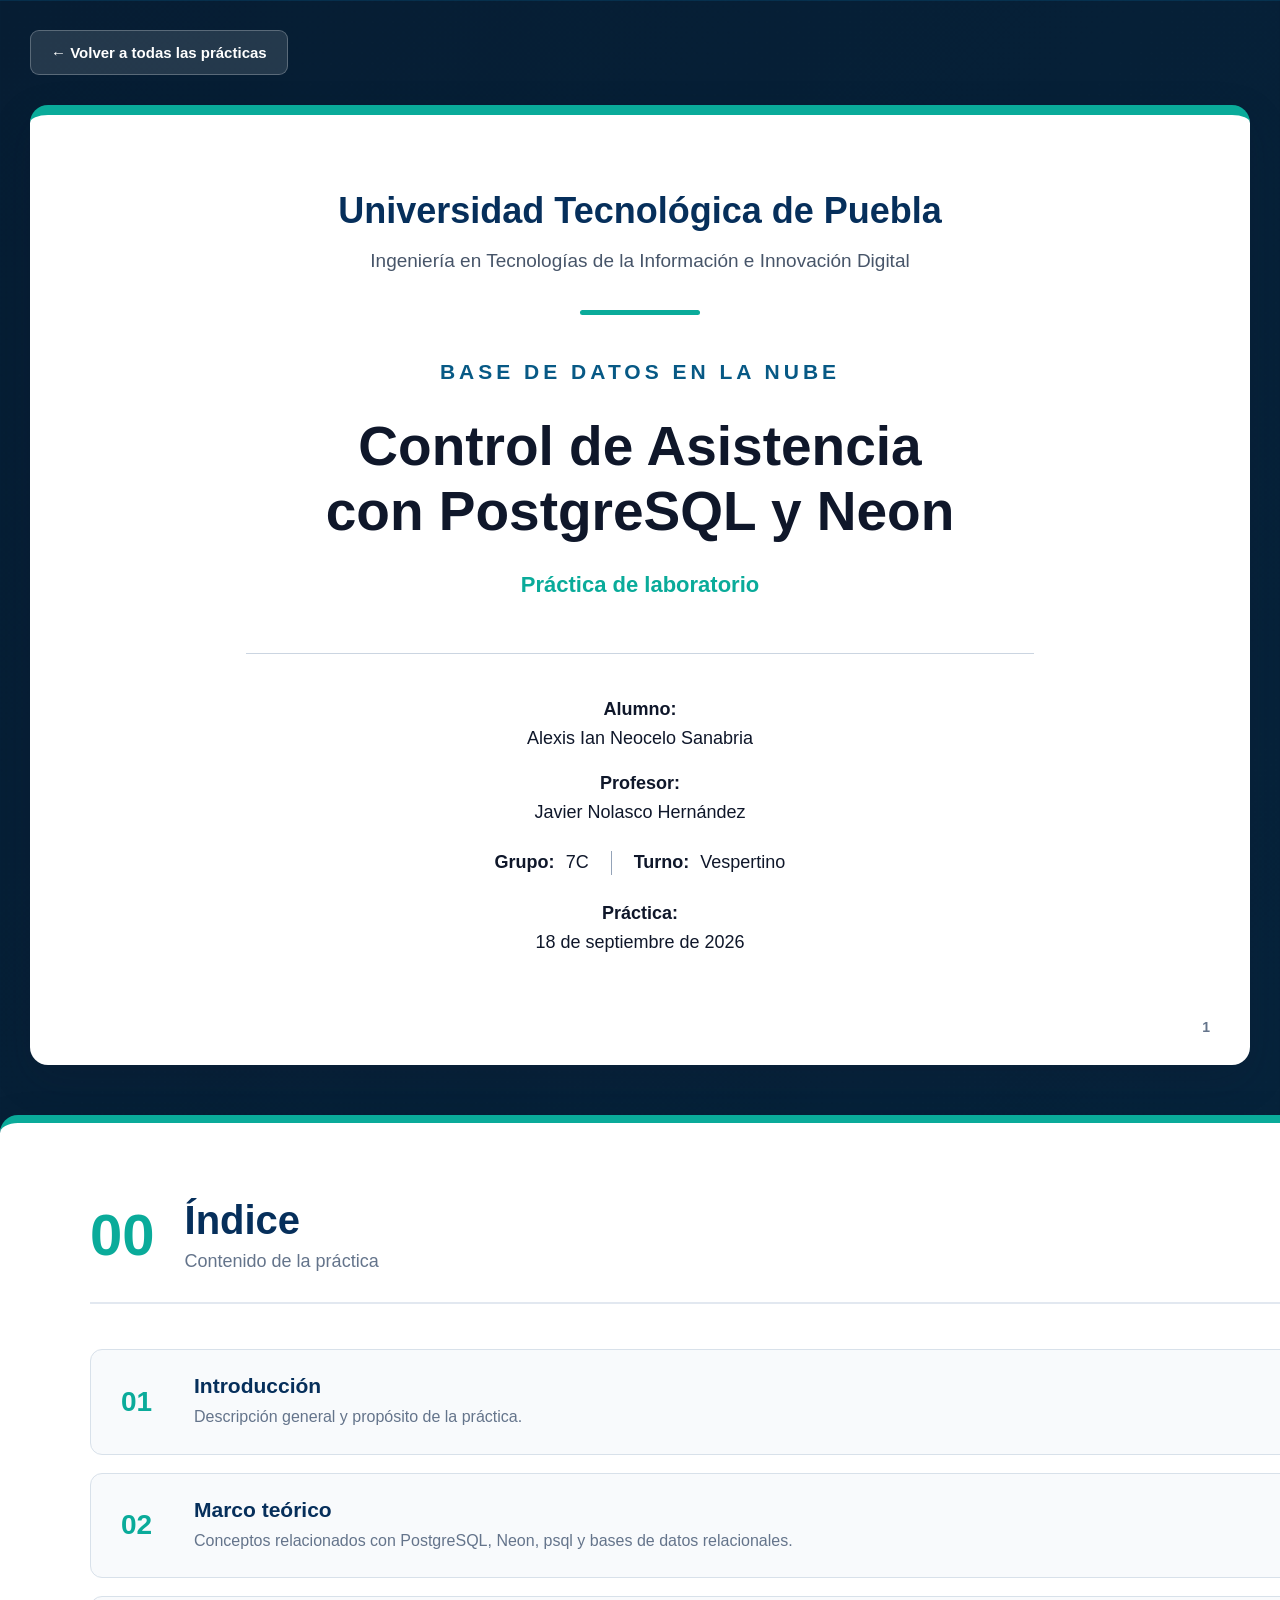
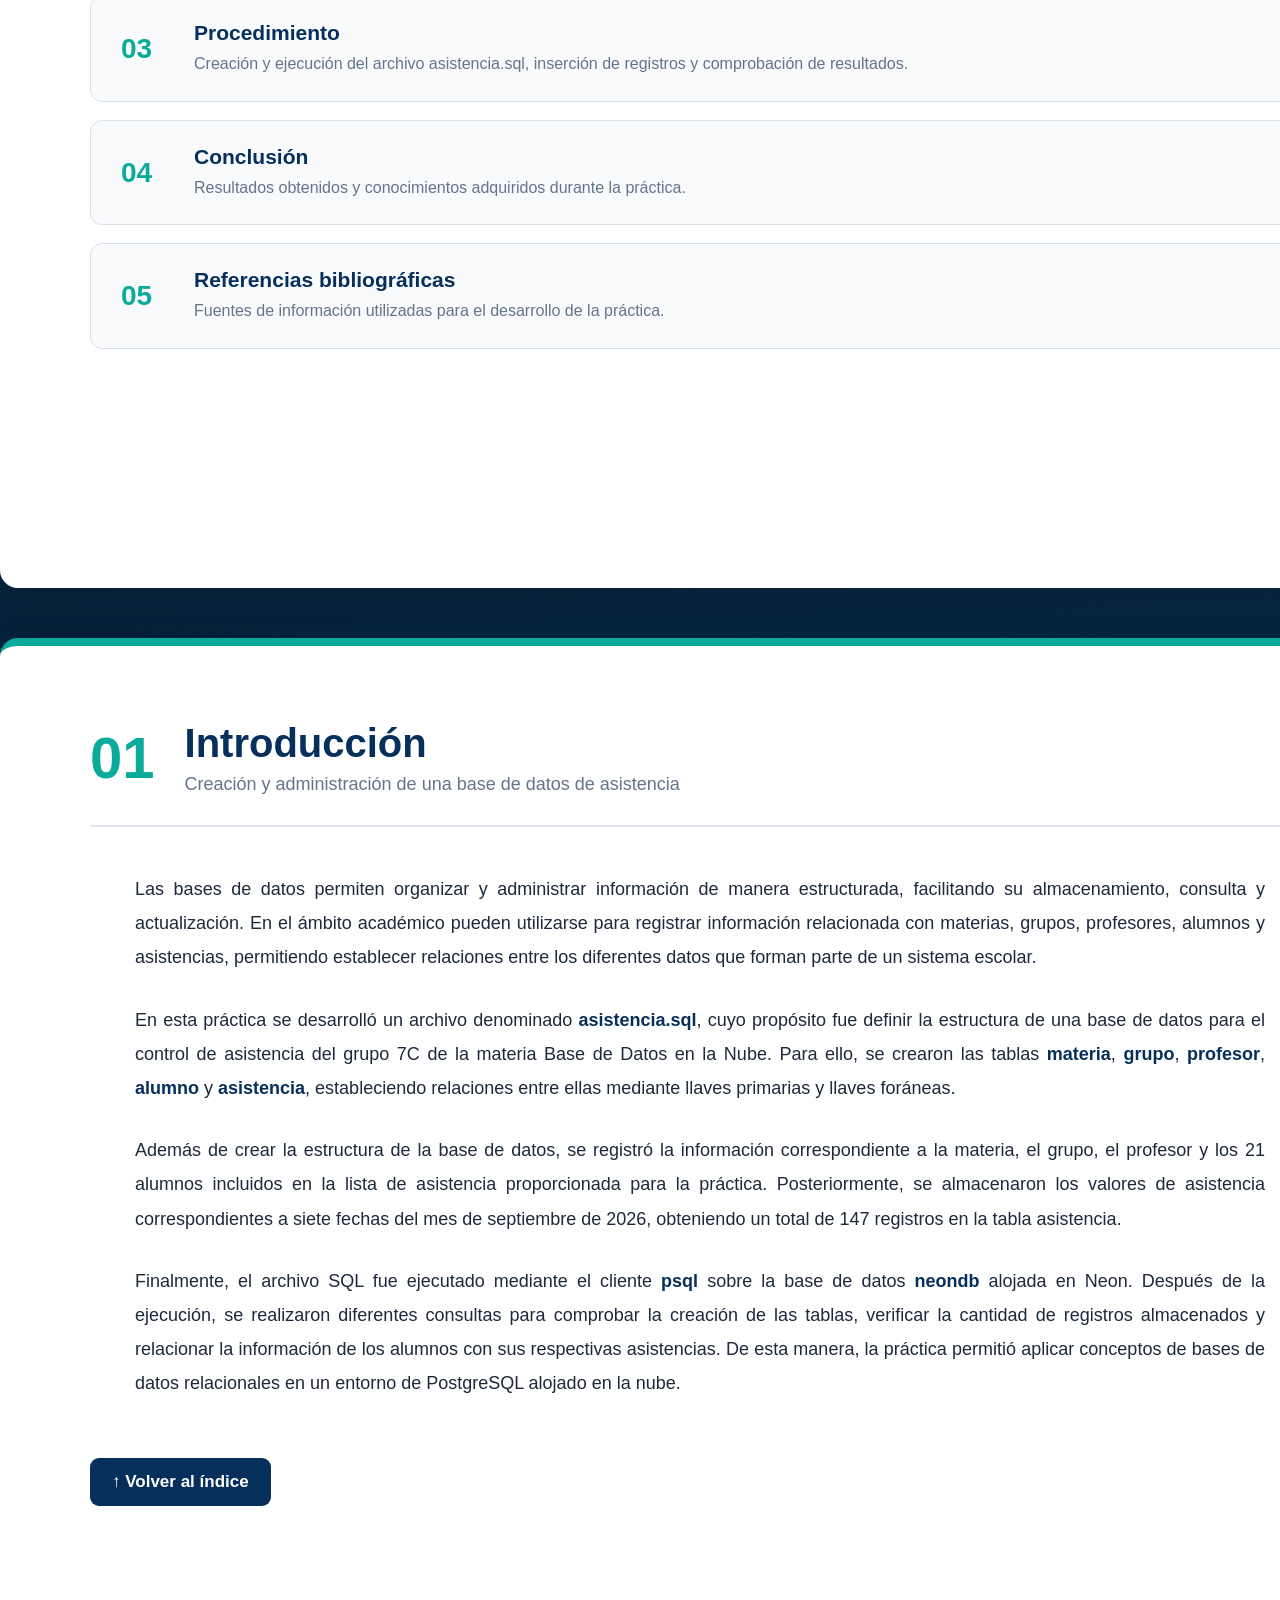
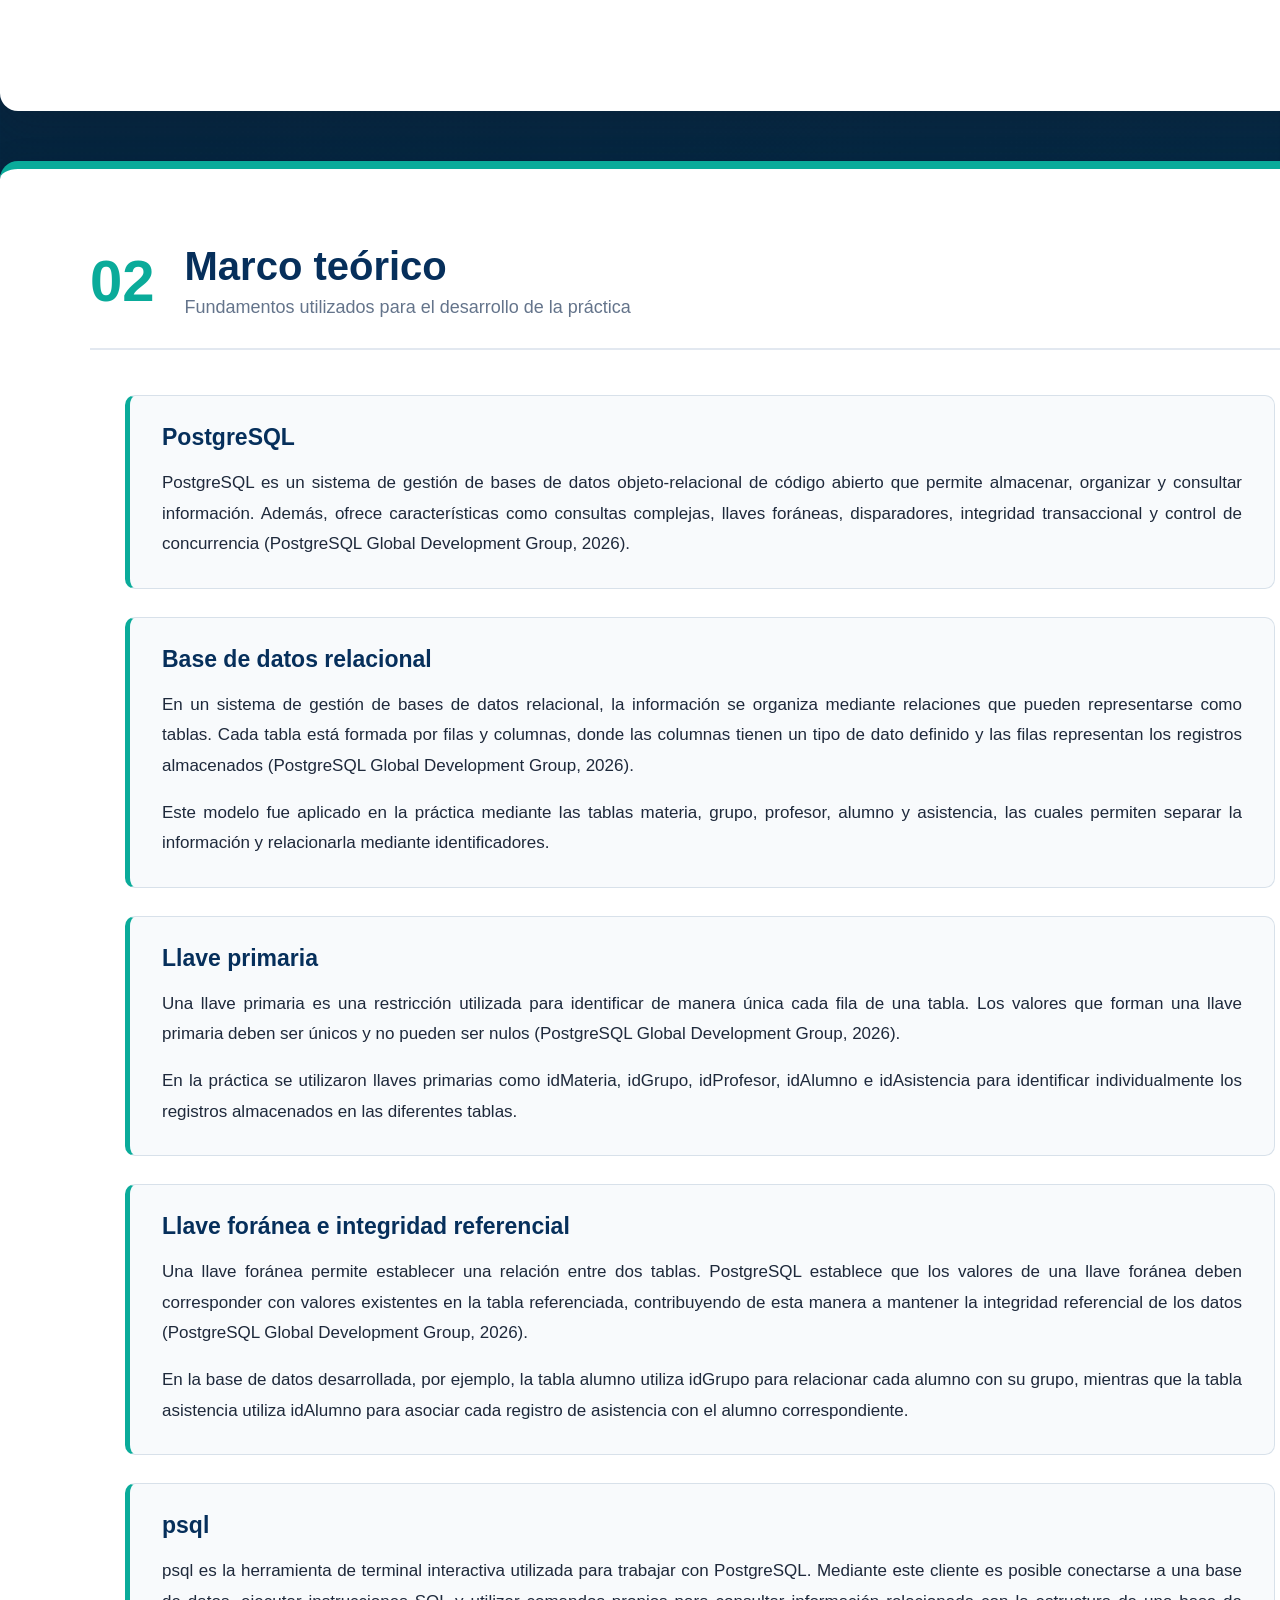
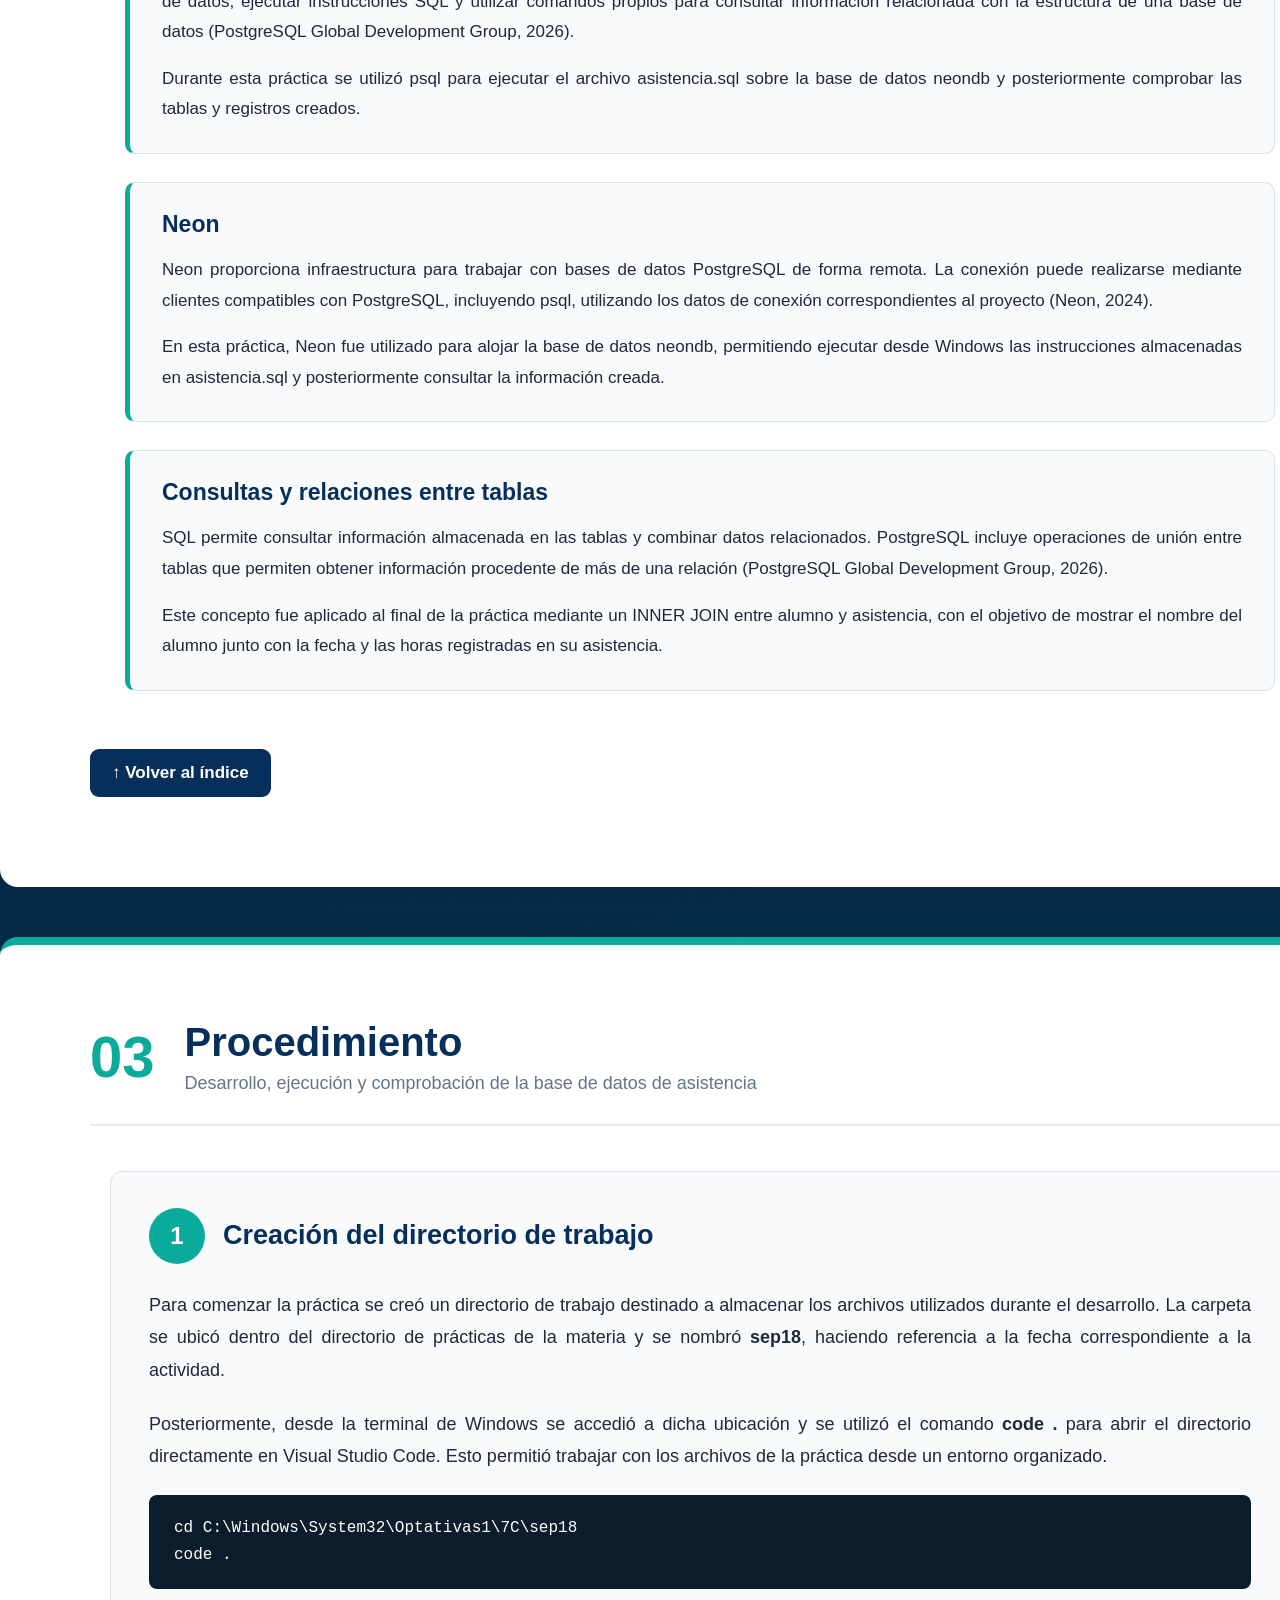
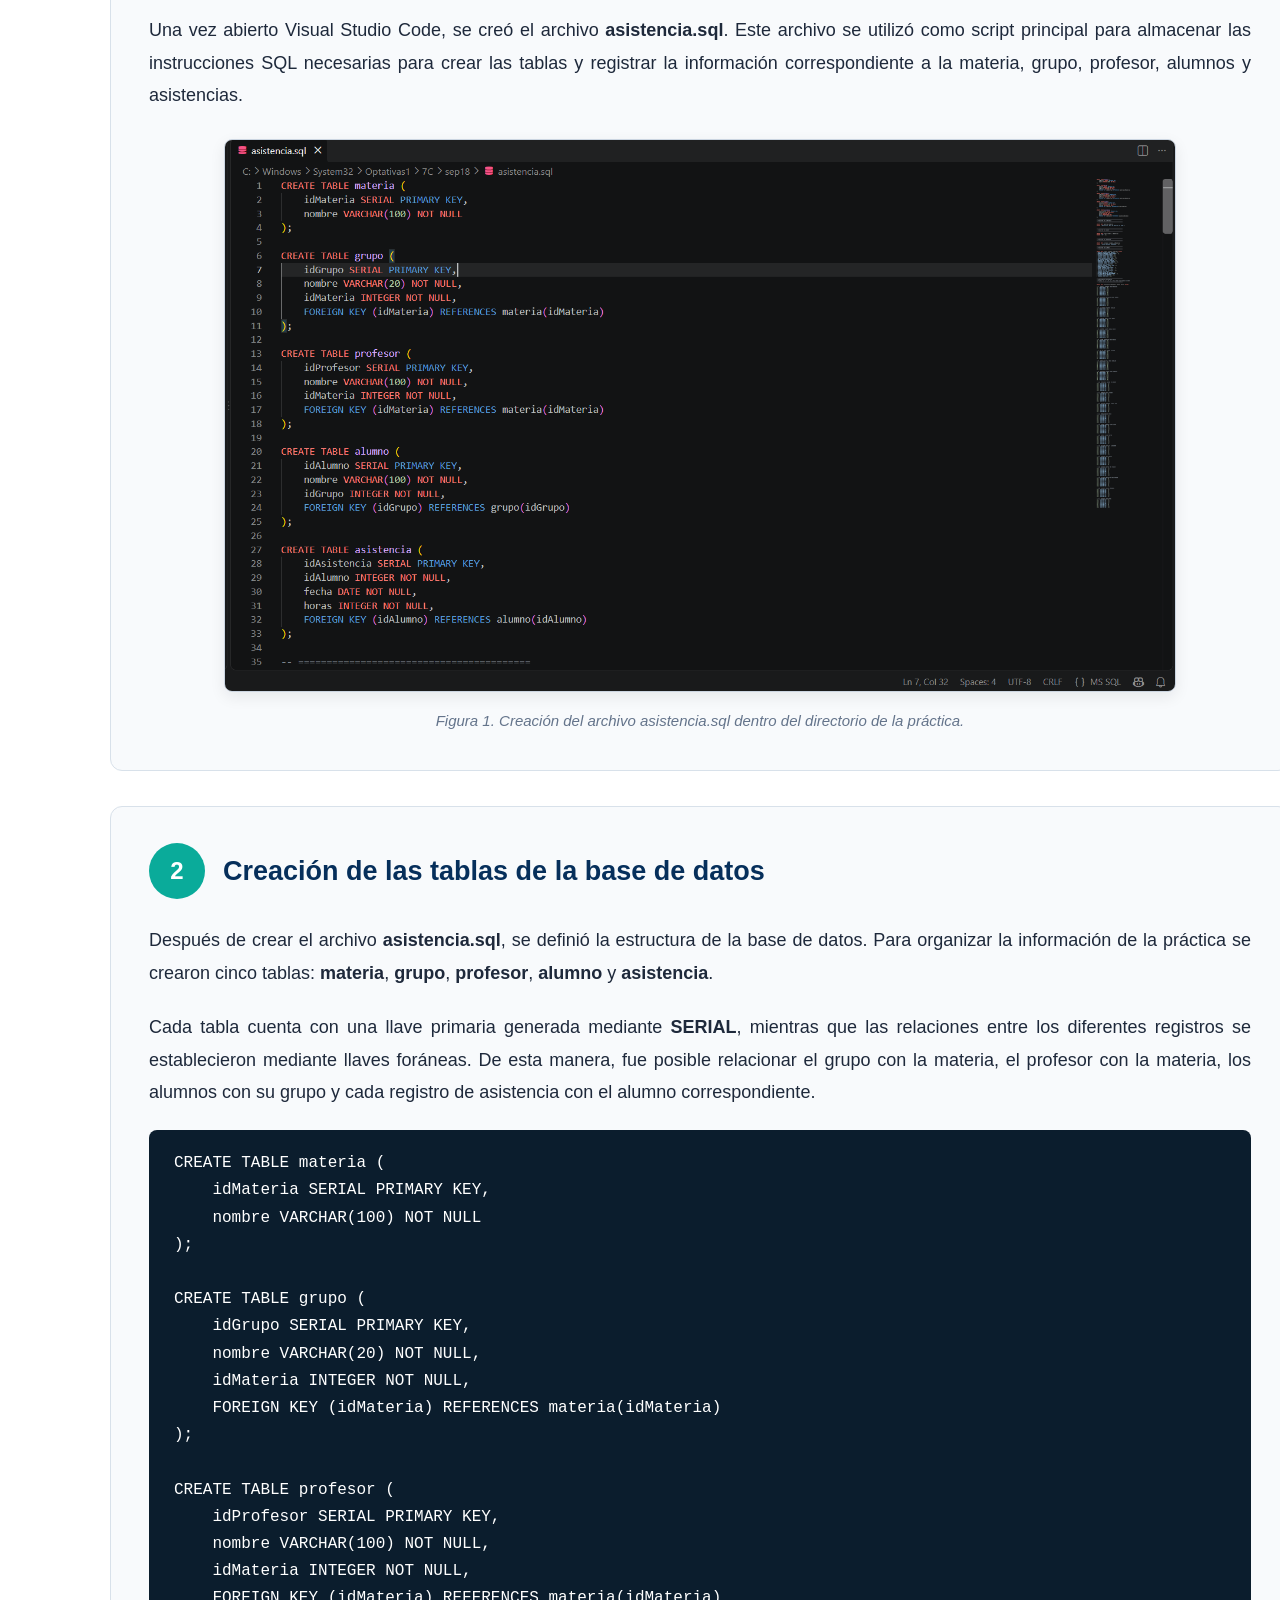
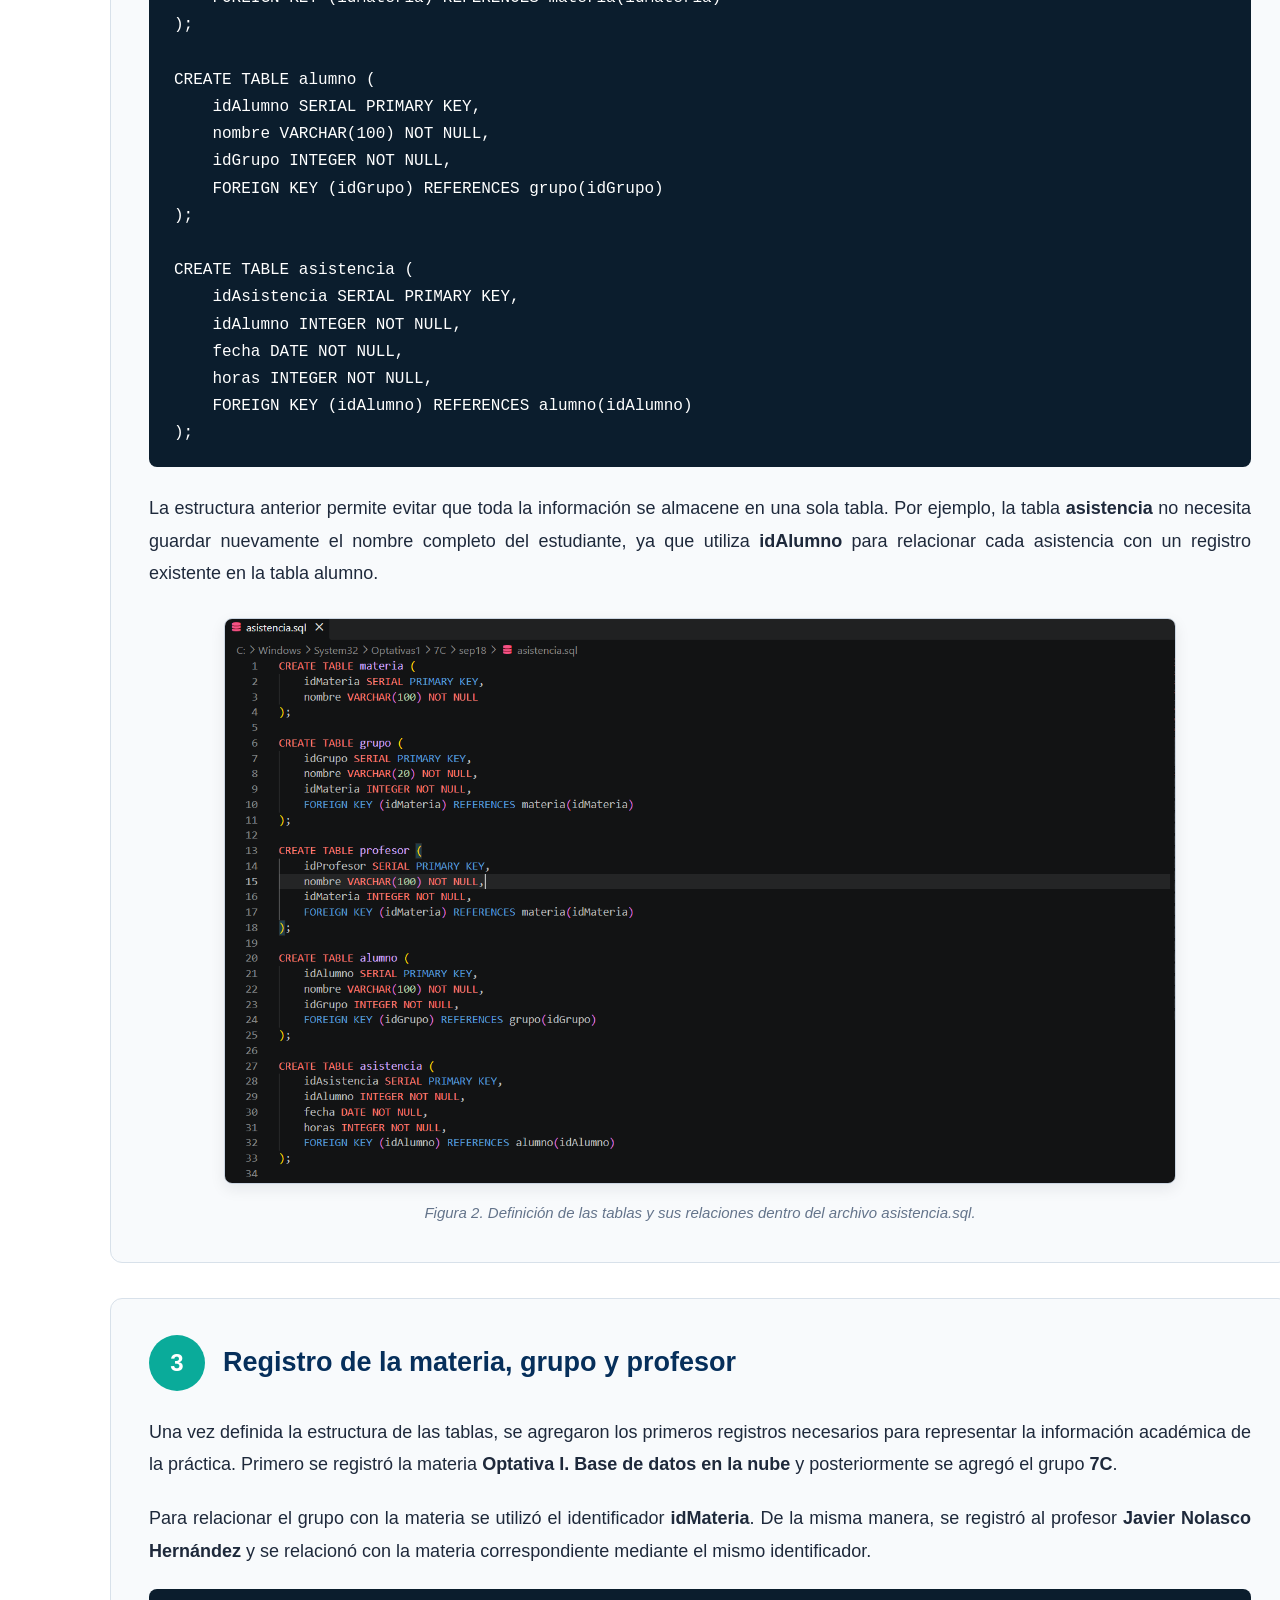
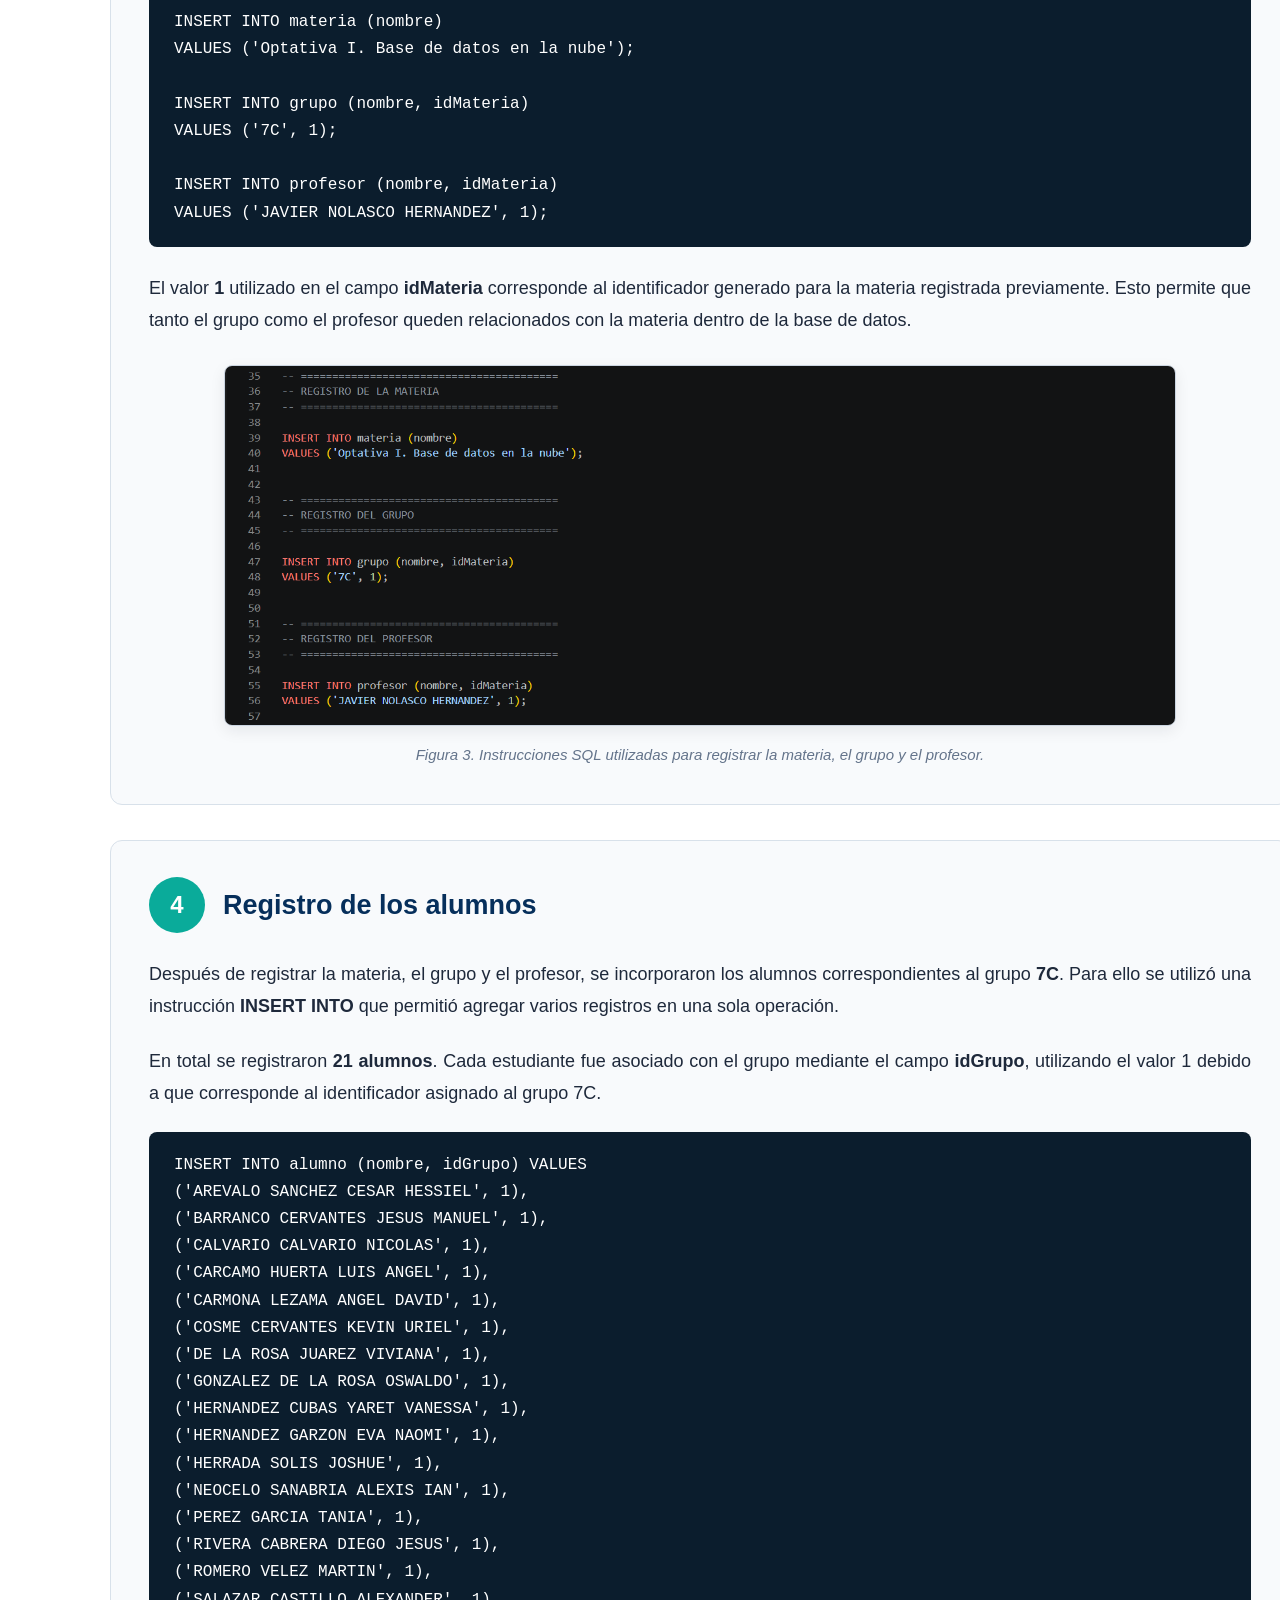
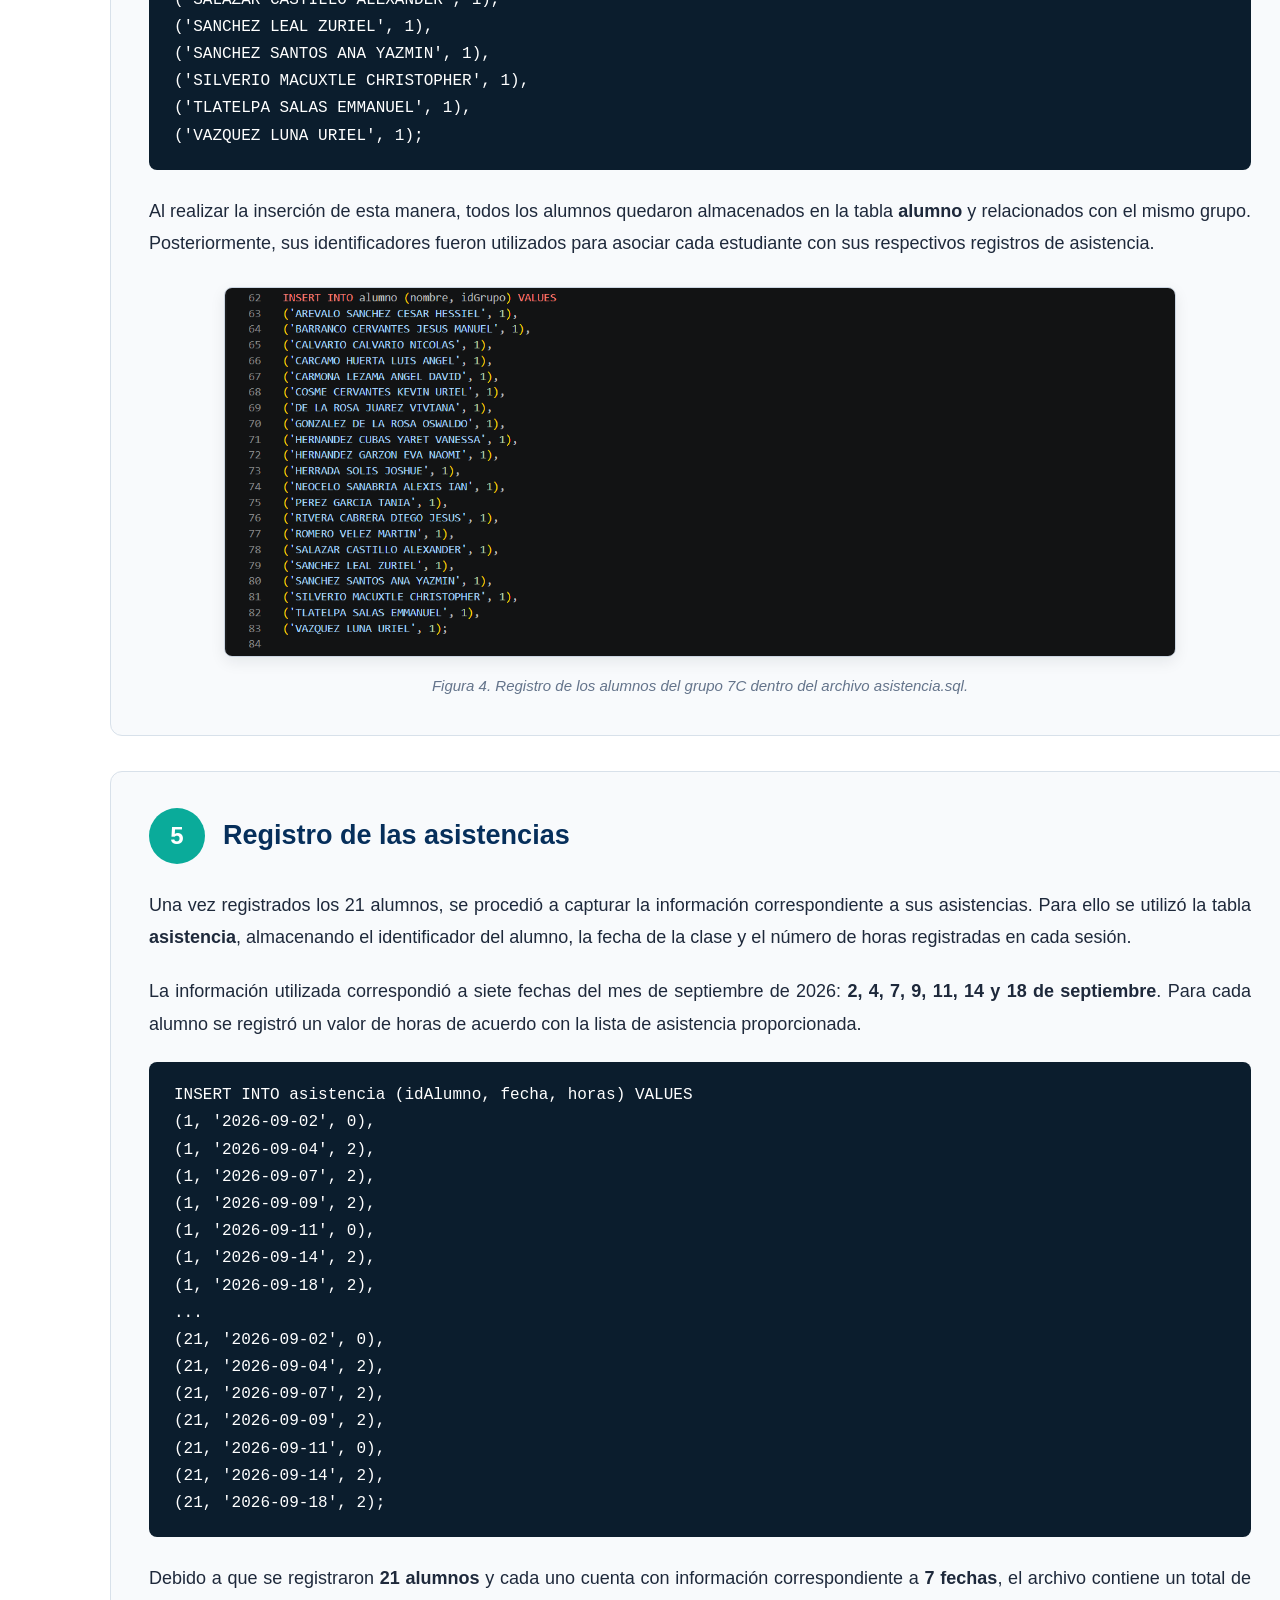
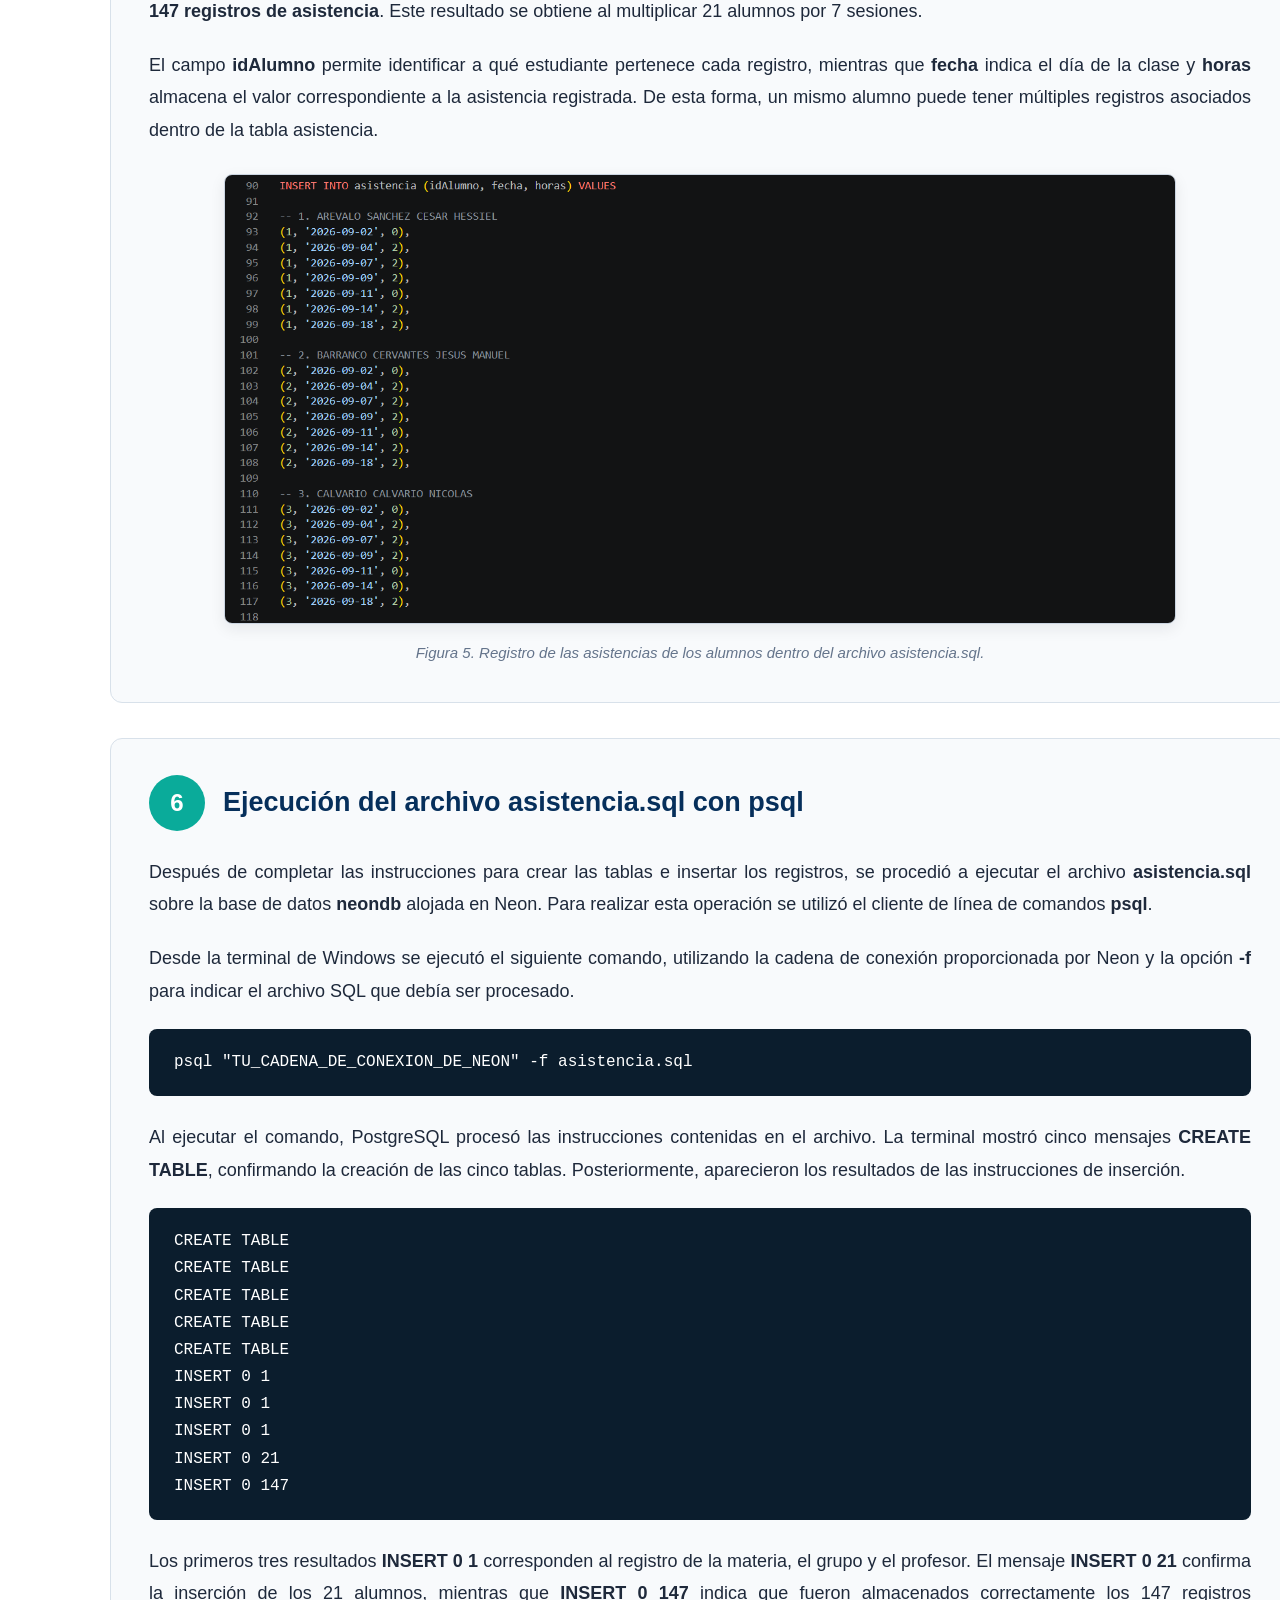
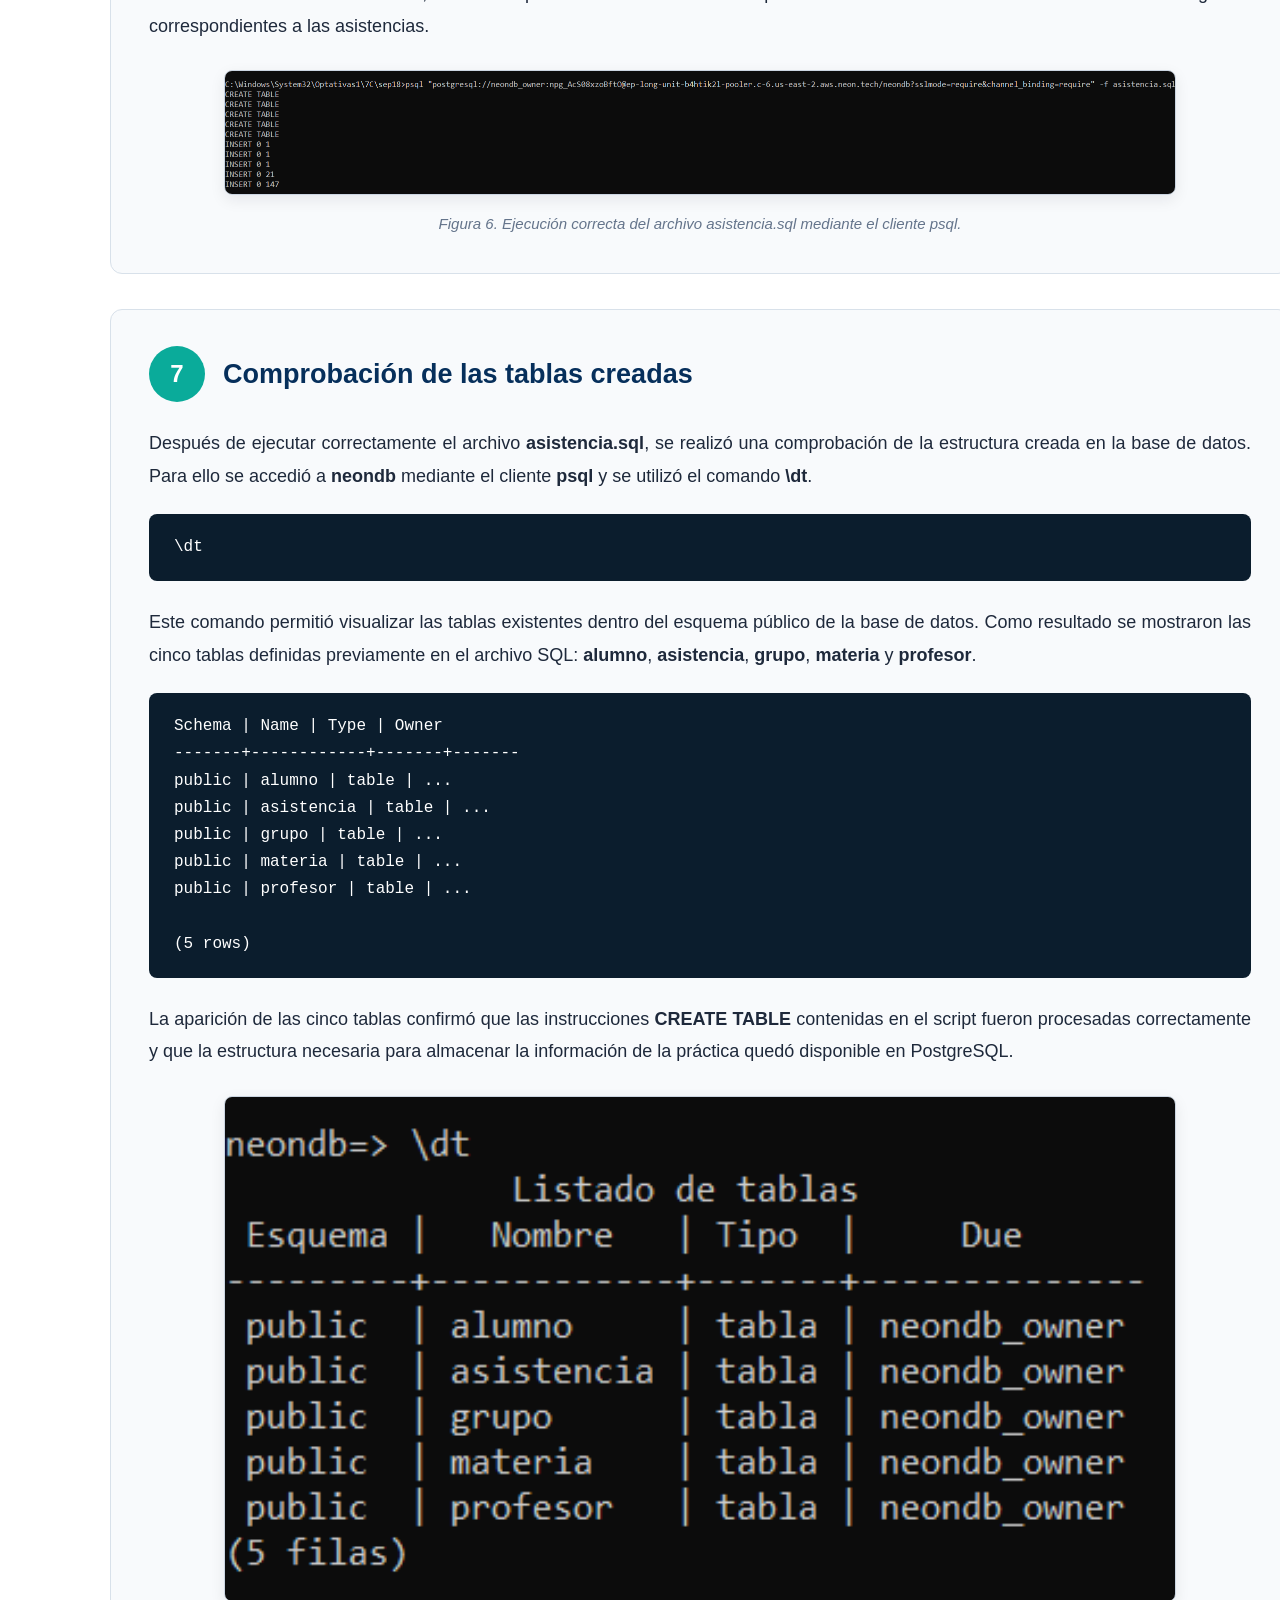
<file: practica18sep/index.html>
<!DOCTYPE html>
<html lang="es">

<head>
    <meta charset="UTF-8">
    <meta name="viewport" content="width=device-width, initial-scale=1.0">

    <title>Práctica - Sistema de Asistencia PostgreSQL</title>

    <link rel="stylesheet" href="estilos.css">
</head>

<body>

    <div class="barra-navegacion">
    <a href="../index.html" class="volver-practicas">
        ← Volver a todas las prácticas
    </a>
</div>

    <!-- PORTADA -->
<section class="portada">

    <div class="portada-contenido">

        <div class="encabezado-portada">

            <h2>Universidad Tecnológica de Puebla</h2>

            <p class="carrera">
                Ingeniería en Tecnologías de la Información e Innovación Digital
            </p>

            <div class="linea-portada"></div>

        </div>


        <div class="titulo-portada">

            <p class="materia-portada">
                BASE DE DATOS EN LA NUBE
            </p>

            <h1>
                Control de Asistencia<br>
                con PostgreSQL y Neon
            </h1>

            <p class="practica-portada">
                Práctica de laboratorio
            </p>

        </div>


        <div class="separador-portada"></div>


        <div class="informacion-portada">

            <div class="dato-portada">
                <strong>Alumno:</strong>
                <p>Alexis Ian Neocelo Sanabria</p>
            </div>

            <div class="dato-portada">
                <strong>Profesor:</strong>
                <p>Javier Nolasco Hernández</p>
            </div>

            <div class="datos-fila">

                <div>
                    <strong>Grupo:</strong>
                    <span>7C</span>
                </div>

                <div class="division-dato"></div>

                <div>
                    <strong>Turno:</strong>
                    <span>Vespertino</span>
                </div>

            </div>

            <div class="dato-portada fecha-portada">
                <strong>Práctica:</strong>
                <p>18 de septiembre de 2026</p>
            </div>

        </div>

    </div>

    <div class="numero-pagina">1</div>

</section>

<!-- ÍNDICE -->
<section class="seccion indice" id="indice">

    <div class="encabezado-seccion">
        <span class="numero-seccion">00</span>

        <div>
            <h2>Índice</h2>
            <p>Contenido de la práctica</p>
        </div>
    </div>

    <div class="linea-seccion"></div>

    <div class="lista-indice">

        <a href="#introduccion" class="item-indice">
            <span>01</span>

            <div>
                <h3>Introducción</h3>
                <p>
                    Descripción general y propósito de la práctica.
                </p>
            </div>
        </a>

        <a href="#marco-teorico" class="item-indice">
            <span>02</span>

            <div>
                <h3>Marco teórico</h3>
                <p>
                    Conceptos relacionados con PostgreSQL, Neon,
                    psql y bases de datos relacionales.
                </p>
            </div>
        </a>

        <a href="#procedimiento" class="item-indice">
            <span>03</span>

            <div>
                <h3>Procedimiento</h3>
                <p>
                    Creación y ejecución del archivo asistencia.sql,
                    inserción de registros y comprobación de resultados.
                </p>
            </div>
        </a>

        <a href="#conclusion" class="item-indice">
            <span>04</span>

            <div>
                <h3>Conclusión</h3>
                <p>
                    Resultados obtenidos y conocimientos adquiridos
                    durante la práctica.
                </p>
            </div>
        </a>

        <a href="#referencias" class="item-indice">
            <span>05</span>

            <div>
                <h3>Referencias bibliográficas</h3>
                <p>
                    Fuentes de información utilizadas para el
                    desarrollo de la práctica.
                </p>
            </div>
        </a>

    </div>

    <div class="numero-pagina">2</div>

</section>

<!-- INTRODUCCIÓN -->
<section class="seccion" id="introduccion">

    <div class="encabezado-seccion">
        <span class="numero-seccion">01</span>

        <div>
            <h2>Introducción</h2>
            <p>Creación y administración de una base de datos de asistencia</p>
        </div>
    </div>

    <div class="linea-seccion"></div>

    <div class="contenido-seccion">

        <p>
            Las bases de datos permiten organizar y administrar información
            de manera estructurada, facilitando su almacenamiento, consulta
            y actualización. En el ámbito académico pueden utilizarse para
            registrar información relacionada con materias, grupos,
            profesores, alumnos y asistencias, permitiendo establecer
            relaciones entre los diferentes datos que forman parte de un
            sistema escolar.
        </p>

        <p>
            En esta práctica se desarrolló un archivo denominado
            <strong>asistencia.sql</strong>, cuyo propósito fue definir la
            estructura de una base de datos para el control de asistencia
            del grupo 7C de la materia Base de Datos en la Nube. Para ello,
            se crearon las tablas <strong>materia</strong>,
            <strong>grupo</strong>, <strong>profesor</strong>,
            <strong>alumno</strong> y <strong>asistencia</strong>,
            estableciendo relaciones entre ellas mediante llaves primarias
            y llaves foráneas.
        </p>

        <p>
            Además de crear la estructura de la base de datos, se registró
            la información correspondiente a la materia, el grupo, el
            profesor y los 21 alumnos incluidos en la lista de asistencia
            proporcionada para la práctica. Posteriormente, se almacenaron
            los valores de asistencia correspondientes a siete fechas del
            mes de septiembre de 2026, obteniendo un total de 147 registros
            en la tabla asistencia.
        </p>

        <p>
            Finalmente, el archivo SQL fue ejecutado mediante el cliente
            <strong>psql</strong> sobre la base de datos
            <strong>neondb</strong> alojada en Neon. Después de la ejecución,
            se realizaron diferentes consultas para comprobar la creación
            de las tablas, verificar la cantidad de registros almacenados y
            relacionar la información de los alumnos con sus respectivas
            asistencias. De esta manera, la práctica permitió aplicar
            conceptos de bases de datos relacionales en un entorno de
            PostgreSQL alojado en la nube.
        </p>

    </div>

    <a href="#indice" class="volver-indice">
        ↑ Volver al índice
    </a>

    <div class="numero-pagina">3</div>

</section>

<!-- MARCO TEÓRICO -->
<section class="seccion" id="marco-teorico">

    <div class="encabezado-seccion">
        <span class="numero-seccion">02</span>

        <div>
            <h2>Marco teórico</h2>
            <p>Fundamentos utilizados para el desarrollo de la práctica</p>
        </div>
    </div>

    <div class="linea-seccion"></div>


    <div class="bloque-teorico">

        <h3>PostgreSQL</h3>

        <p>
            PostgreSQL es un sistema de gestión de bases de datos
            objeto-relacional de código abierto que permite almacenar,
            organizar y consultar información. Además, ofrece características
            como consultas complejas, llaves foráneas, disparadores,
            integridad transaccional y control de concurrencia
            (PostgreSQL Global Development Group, 2026).
        </p>

    </div>


    <div class="bloque-teorico">

        <h3>Base de datos relacional</h3>

        <p>
            En un sistema de gestión de bases de datos relacional, la
            información se organiza mediante relaciones que pueden
            representarse como tablas. Cada tabla está formada por filas
            y columnas, donde las columnas tienen un tipo de dato definido
            y las filas representan los registros almacenados
            (PostgreSQL Global Development Group, 2026).
        </p>

        <p>
            Este modelo fue aplicado en la práctica mediante las tablas
            materia, grupo, profesor, alumno y asistencia, las cuales
            permiten separar la información y relacionarla mediante
            identificadores.
        </p>

    </div>


    <div class="bloque-teorico">

        <h3>Llave primaria</h3>

        <p>
            Una llave primaria es una restricción utilizada para identificar
            de manera única cada fila de una tabla. Los valores que forman
            una llave primaria deben ser únicos y no pueden ser nulos
            (PostgreSQL Global Development Group, 2026).
        </p>

        <p>
            En la práctica se utilizaron llaves primarias como idMateria,
            idGrupo, idProfesor, idAlumno e idAsistencia para identificar
            individualmente los registros almacenados en las diferentes
            tablas.
        </p>

    </div>


    <div class="bloque-teorico">

        <h3>Llave foránea e integridad referencial</h3>

        <p>
            Una llave foránea permite establecer una relación entre dos
            tablas. PostgreSQL establece que los valores de una llave
            foránea deben corresponder con valores existentes en la tabla
            referenciada, contribuyendo de esta manera a mantener la
            integridad referencial de los datos
            (PostgreSQL Global Development Group, 2026).
        </p>

        <p>
            En la base de datos desarrollada, por ejemplo, la tabla alumno
            utiliza idGrupo para relacionar cada alumno con su grupo,
            mientras que la tabla asistencia utiliza idAlumno para asociar
            cada registro de asistencia con el alumno correspondiente.
        </p>

    </div>


    <div class="bloque-teorico">

        <h3>psql</h3>

        <p>
            psql es la herramienta de terminal interactiva utilizada para
            trabajar con PostgreSQL. Mediante este cliente es posible
            conectarse a una base de datos, ejecutar instrucciones SQL y
            utilizar comandos propios para consultar información relacionada
            con la estructura de una base de datos
            (PostgreSQL Global Development Group, 2026).
        </p>

        <p>
            Durante esta práctica se utilizó psql para ejecutar el archivo
            asistencia.sql sobre la base de datos neondb y posteriormente
            comprobar las tablas y registros creados.
        </p>

    </div>


    <div class="bloque-teorico">

        <h3>Neon</h3>

        <p>
            Neon proporciona infraestructura para trabajar con bases de datos
            PostgreSQL de forma remota. La conexión puede realizarse mediante
            clientes compatibles con PostgreSQL, incluyendo psql, utilizando
            los datos de conexión correspondientes al proyecto
            (Neon, 2024).
        </p>

        <p>
            En esta práctica, Neon fue utilizado para alojar la base de datos
            neondb, permitiendo ejecutar desde Windows las instrucciones
            almacenadas en asistencia.sql y posteriormente consultar la
            información creada.
        </p>

    </div>


    <div class="bloque-teorico">

        <h3>Consultas y relaciones entre tablas</h3>

        <p>
            SQL permite consultar información almacenada en las tablas y
            combinar datos relacionados. PostgreSQL incluye operaciones de
            unión entre tablas que permiten obtener información procedente
            de más de una relación (PostgreSQL Global Development Group, 2026).
        </p>

        <p>
            Este concepto fue aplicado al final de la práctica mediante un
            INNER JOIN entre alumno y asistencia, con el objetivo de mostrar
            el nombre del alumno junto con la fecha y las horas registradas
            en su asistencia.
        </p>

    </div>


    <a href="#indice" class="volver-indice">
        ↑ Volver al índice
    </a>

    <div class="numero-pagina">4</div>

</section>

<!-- PROCEDIMIENTO -->
<section class="seccion" id="procedimiento">

    <div class="encabezado-seccion">
        <span class="numero-seccion">03</span>

        <div>
            <h2>Procedimiento</h2>
            <p>
                Desarrollo, ejecución y comprobación de la base de datos
                de asistencia
            </p>
        </div>
    </div>

    <div class="linea-seccion"></div>


    <!-- PASO 1 -->
    <div class="paso">

        <div class="titulo-paso">
            <span>1</span>
            <h3>Creación del directorio de trabajo</h3>
        </div>

        <p>
            Para comenzar la práctica se creó un directorio de trabajo
            destinado a almacenar los archivos utilizados durante el
            desarrollo. La carpeta se ubicó dentro del directorio de
            prácticas de la materia y se nombró <strong>sep18</strong>,
            haciendo referencia a la fecha correspondiente a la actividad.
        </p>

        <p>
            Posteriormente, desde la terminal de Windows se accedió a dicha
            ubicación y se utilizó el comando <strong>code .</strong> para
            abrir el directorio directamente en Visual Studio Code. Esto
            permitió trabajar con los archivos de la práctica desde un
            entorno organizado.
        </p>

        <div class="comando">
            <code>
                cd C:\Windows\System32\Optativas1\7C\sep18<br>
                code .
            </code>
        </div>

        <p>
            Una vez abierto Visual Studio Code, se creó el archivo
            <strong>asistencia.sql</strong>. Este archivo se utilizó como
            script principal para almacenar las instrucciones SQL necesarias
            para crear las tablas y registrar la información correspondiente
            a la materia, grupo, profesor, alumnos y asistencias.
        </p>

        <div class="captura">

            <img src="img/captura1.png"
                 alt="Creación del archivo asistencia.sql en Visual Studio Code">

            <p>
                Figura 1. Creación del archivo asistencia.sql
                dentro del directorio de la práctica.
            </p>

        </div>

    </div>

    <!-- PASO 2 -->
<div class="paso">

    <div class="titulo-paso">
        <span>2</span>
        <h3>Creación de las tablas de la base de datos</h3>
    </div>

    <p>
        Después de crear el archivo <strong>asistencia.sql</strong>, se
        definió la estructura de la base de datos. Para organizar la
        información de la práctica se crearon cinco tablas:
        <strong>materia</strong>, <strong>grupo</strong>,
        <strong>profesor</strong>, <strong>alumno</strong> y
        <strong>asistencia</strong>.
    </p>

    <p>
        Cada tabla cuenta con una llave primaria generada mediante
        <strong>SERIAL</strong>, mientras que las relaciones entre los
        diferentes registros se establecieron mediante llaves foráneas.
        De esta manera, fue posible relacionar el grupo con la materia,
        el profesor con la materia, los alumnos con su grupo y cada
        registro de asistencia con el alumno correspondiente.
    </p>

    <div class="comando">
        <code>
CREATE TABLE materia (<br>
&nbsp;&nbsp;&nbsp;&nbsp;idMateria SERIAL PRIMARY KEY,<br>
&nbsp;&nbsp;&nbsp;&nbsp;nombre VARCHAR(100) NOT NULL<br>
);<br><br>

CREATE TABLE grupo (<br>
&nbsp;&nbsp;&nbsp;&nbsp;idGrupo SERIAL PRIMARY KEY,<br>
&nbsp;&nbsp;&nbsp;&nbsp;nombre VARCHAR(20) NOT NULL,<br>
&nbsp;&nbsp;&nbsp;&nbsp;idMateria INTEGER NOT NULL,<br>
&nbsp;&nbsp;&nbsp;&nbsp;FOREIGN KEY (idMateria) REFERENCES materia(idMateria)<br>
);<br><br>

CREATE TABLE profesor (<br>
&nbsp;&nbsp;&nbsp;&nbsp;idProfesor SERIAL PRIMARY KEY,<br>
&nbsp;&nbsp;&nbsp;&nbsp;nombre VARCHAR(100) NOT NULL,<br>
&nbsp;&nbsp;&nbsp;&nbsp;idMateria INTEGER NOT NULL,<br>
&nbsp;&nbsp;&nbsp;&nbsp;FOREIGN KEY (idMateria) REFERENCES materia(idMateria)<br>
);<br><br>

CREATE TABLE alumno (<br>
&nbsp;&nbsp;&nbsp;&nbsp;idAlumno SERIAL PRIMARY KEY,<br>
&nbsp;&nbsp;&nbsp;&nbsp;nombre VARCHAR(100) NOT NULL,<br>
&nbsp;&nbsp;&nbsp;&nbsp;idGrupo INTEGER NOT NULL,<br>
&nbsp;&nbsp;&nbsp;&nbsp;FOREIGN KEY (idGrupo) REFERENCES grupo(idGrupo)<br>
);<br><br>

CREATE TABLE asistencia (<br>
&nbsp;&nbsp;&nbsp;&nbsp;idAsistencia SERIAL PRIMARY KEY,<br>
&nbsp;&nbsp;&nbsp;&nbsp;idAlumno INTEGER NOT NULL,<br>
&nbsp;&nbsp;&nbsp;&nbsp;fecha DATE NOT NULL,<br>
&nbsp;&nbsp;&nbsp;&nbsp;horas INTEGER NOT NULL,<br>
&nbsp;&nbsp;&nbsp;&nbsp;FOREIGN KEY (idAlumno) REFERENCES alumno(idAlumno)<br>
);
        </code>
    </div>

    <p>
        La estructura anterior permite evitar que toda la información se
        almacene en una sola tabla. Por ejemplo, la tabla
        <strong>asistencia</strong> no necesita guardar nuevamente el nombre
        completo del estudiante, ya que utiliza <strong>idAlumno</strong>
        para relacionar cada asistencia con un registro existente en la
        tabla alumno.
    </p>

    <div class="captura">

        <img src="img/captura2.png"
             alt="Creación de las tablas en el archivo asistencia.sql">

        <p>
            Figura 2. Definición de las tablas y sus relaciones
            dentro del archivo asistencia.sql.
        </p>

    </div>

</div>

<!-- PASO 3 -->
<div class="paso">

    <div class="titulo-paso">
        <span>3</span>
        <h3>Registro de la materia, grupo y profesor</h3>
    </div>

    <p>
        Una vez definida la estructura de las tablas, se agregaron los
        primeros registros necesarios para representar la información
        académica de la práctica. Primero se registró la materia
        <strong>Optativa I. Base de datos en la nube</strong> y posteriormente
        se agregó el grupo <strong>7C</strong>.
    </p>

    <p>
        Para relacionar el grupo con la materia se utilizó el identificador
        <strong>idMateria</strong>. De la misma manera, se registró al profesor
        <strong>Javier Nolasco Hernández</strong> y se relacionó con la materia
        correspondiente mediante el mismo identificador.
    </p>

    <div class="comando">
        <code>
INSERT INTO materia (nombre)<br>
VALUES ('Optativa I. Base de datos en la nube');<br><br>

INSERT INTO grupo (nombre, idMateria)<br>
VALUES ('7C', 1);<br><br>

INSERT INTO profesor (nombre, idMateria)<br>
VALUES ('JAVIER NOLASCO HERNANDEZ', 1);
        </code>
    </div>

    <p>
        El valor <strong>1</strong> utilizado en el campo
        <strong>idMateria</strong> corresponde al identificador generado
        para la materia registrada previamente. Esto permite que tanto el
        grupo como el profesor queden relacionados con la materia dentro
        de la base de datos.
    </p>

    <div class="captura">

        <img src="img/captura3.png"
             alt="Inserción de materia, grupo y profesor en asistencia.sql">

        <p>
            Figura 3. Instrucciones SQL utilizadas para registrar
            la materia, el grupo y el profesor.
        </p>

    </div>

</div>

<!-- PASO 4 -->
<div class="paso">

    <div class="titulo-paso">
        <span>4</span>
        <h3>Registro de los alumnos</h3>
    </div>

    <p>
        Después de registrar la materia, el grupo y el profesor, se
        incorporaron los alumnos correspondientes al grupo
        <strong>7C</strong>. Para ello se utilizó una instrucción
        <strong>INSERT INTO</strong> que permitió agregar varios registros
        en una sola operación.
    </p>

    <p>
        En total se registraron <strong>21 alumnos</strong>. Cada estudiante
        fue asociado con el grupo mediante el campo
        <strong>idGrupo</strong>, utilizando el valor 1 debido a que
        corresponde al identificador asignado al grupo 7C.
    </p>

    <div class="comando">
        <code>
INSERT INTO alumno (nombre, idGrupo) VALUES<br>
('AREVALO SANCHEZ CESAR HESSIEL', 1),<br>
('BARRANCO CERVANTES JESUS MANUEL', 1),<br>
('CALVARIO CALVARIO NICOLAS', 1),<br>
('CARCAMO HUERTA LUIS ANGEL', 1),<br>
('CARMONA LEZAMA ANGEL DAVID', 1),<br>
('COSME CERVANTES KEVIN URIEL', 1),<br>
('DE LA ROSA JUAREZ VIVIANA', 1),<br>
('GONZALEZ DE LA ROSA OSWALDO', 1),<br>
('HERNANDEZ CUBAS YARET VANESSA', 1),<br>
('HERNANDEZ GARZON EVA NAOMI', 1),<br>
('HERRADA SOLIS JOSHUE', 1),<br>
('NEOCELO SANABRIA ALEXIS IAN', 1),<br>
('PEREZ GARCIA TANIA', 1),<br>
('RIVERA CABRERA DIEGO JESUS', 1),<br>
('ROMERO VELEZ MARTIN', 1),<br>
('SALAZAR CASTILLO ALEXANDER', 1),<br>
('SANCHEZ LEAL ZURIEL', 1),<br>
('SANCHEZ SANTOS ANA YAZMIN', 1),<br>
('SILVERIO MACUXTLE CHRISTOPHER', 1),<br>
('TLATELPA SALAS EMMANUEL', 1),<br>
('VAZQUEZ LUNA URIEL', 1);
        </code>
    </div>

    <p>
        Al realizar la inserción de esta manera, todos los alumnos quedaron
        almacenados en la tabla <strong>alumno</strong> y relacionados con
        el mismo grupo. Posteriormente, sus identificadores fueron utilizados
        para asociar cada estudiante con sus respectivos registros de
        asistencia.
    </p>

    <div class="captura">

        <img src="img/captura4.png"
             alt="Registro de alumnos en el archivo asistencia.sql">

        <p>
            Figura 4. Registro de los alumnos del grupo 7C
            dentro del archivo asistencia.sql.
        </p>

    </div>

</div>

<!-- PASO 5 -->
<div class="paso">

    <div class="titulo-paso">
        <span>5</span>
        <h3>Registro de las asistencias</h3>
    </div>

    <p>
        Una vez registrados los 21 alumnos, se procedió a capturar la
        información correspondiente a sus asistencias. Para ello se utilizó
        la tabla <strong>asistencia</strong>, almacenando el identificador
        del alumno, la fecha de la clase y el número de horas registradas
        en cada sesión.
    </p>

    <p>
        La información utilizada correspondió a siete fechas del mes de
        septiembre de 2026: <strong>2, 4, 7, 9, 11, 14 y 18 de septiembre</strong>.
        Para cada alumno se registró un valor de horas de acuerdo con la
        lista de asistencia proporcionada.
    </p>

    <div class="comando">
        <code>
INSERT INTO asistencia (idAlumno, fecha, horas) VALUES<br>
(1, '2026-09-02', 0),<br>
(1, '2026-09-04', 2),<br>
(1, '2026-09-07', 2),<br>
(1, '2026-09-09', 2),<br>
(1, '2026-09-11', 0),<br>
(1, '2026-09-14', 2),<br>
(1, '2026-09-18', 2),<br>
...<br>
(21, '2026-09-02', 0),<br>
(21, '2026-09-04', 2),<br>
(21, '2026-09-07', 2),<br>
(21, '2026-09-09', 2),<br>
(21, '2026-09-11', 0),<br>
(21, '2026-09-14', 2),<br>
(21, '2026-09-18', 2);
        </code>
    </div>

    <p>
        Debido a que se registraron <strong>21 alumnos</strong> y cada uno
        cuenta con información correspondiente a <strong>7 fechas</strong>,
        el archivo contiene un total de <strong>147 registros de
        asistencia</strong>. Este resultado se obtiene al multiplicar
        21 alumnos por 7 sesiones.
    </p>

    <p>
        El campo <strong>idAlumno</strong> permite identificar a qué
        estudiante pertenece cada registro, mientras que
        <strong>fecha</strong> indica el día de la clase y
        <strong>horas</strong> almacena el valor correspondiente a la
        asistencia registrada. De esta forma, un mismo alumno puede tener
        múltiples registros asociados dentro de la tabla asistencia.
    </p>

    <div class="captura">

        <img src="img/captura5.png"
             alt="Registro de asistencias en asistencia.sql">

        <p>
            Figura 5. Registro de las asistencias de los alumnos
            dentro del archivo asistencia.sql.
        </p>

    </div>

</div>

<!-- PASO 6 -->
<div class="paso">

    <div class="titulo-paso">
        <span>6</span>
        <h3>Ejecución del archivo asistencia.sql con psql</h3>
    </div>

    <p>
        Después de completar las instrucciones para crear las tablas e
        insertar los registros, se procedió a ejecutar el archivo
        <strong>asistencia.sql</strong> sobre la base de datos
        <strong>neondb</strong> alojada en Neon. Para realizar esta operación
        se utilizó el cliente de línea de comandos <strong>psql</strong>.
    </p>

    <p>
        Desde la terminal de Windows se ejecutó el siguiente comando,
        utilizando la cadena de conexión proporcionada por Neon y la opción
        <strong>-f</strong> para indicar el archivo SQL que debía ser
        procesado.
    </p>

    <div class="comando">
        <code>
psql "TU_CADENA_DE_CONEXION_DE_NEON" -f asistencia.sql
        </code>
    </div>

    <p>
        Al ejecutar el comando, PostgreSQL procesó las instrucciones
        contenidas en el archivo. La terminal mostró cinco mensajes
        <strong>CREATE TABLE</strong>, confirmando la creación de las cinco
        tablas. Posteriormente, aparecieron los resultados de las
        instrucciones de inserción.
    </p>

    <div class="comando">
        <code>
CREATE TABLE<br>
CREATE TABLE<br>
CREATE TABLE<br>
CREATE TABLE<br>
CREATE TABLE<br>
INSERT 0 1<br>
INSERT 0 1<br>
INSERT 0 1<br>
INSERT 0 21<br>
INSERT 0 147
        </code>
    </div>

    <p>
        Los primeros tres resultados <strong>INSERT 0 1</strong> corresponden
        al registro de la materia, el grupo y el profesor. El mensaje
        <strong>INSERT 0 21</strong> confirma la inserción de los 21 alumnos,
        mientras que <strong>INSERT 0 147</strong> indica que fueron
        almacenados correctamente los 147 registros correspondientes a las
        asistencias.
    </p>

    <div class="captura">

        <img src="img/captura6.png"
             alt="Ejecución del archivo asistencia.sql mediante psql">

        <p>
            Figura 6. Ejecución correcta del archivo asistencia.sql
            mediante el cliente psql.
        </p>

    </div>

</div>

<!-- PASO 7 -->
<div class="paso">

    <div class="titulo-paso">
        <span>7</span>
        <h3>Comprobación de las tablas creadas</h3>
    </div>

    <p>
        Después de ejecutar correctamente el archivo
        <strong>asistencia.sql</strong>, se realizó una comprobación de la
        estructura creada en la base de datos. Para ello se accedió a
        <strong>neondb</strong> mediante el cliente <strong>psql</strong>
        y se utilizó el comando <strong>\dt</strong>.
    </p>

    <div class="comando">
        <code>
\dt
        </code>
    </div>

    <p>
        Este comando permitió visualizar las tablas existentes dentro del
        esquema público de la base de datos. Como resultado se mostraron las
        cinco tablas definidas previamente en el archivo SQL:
        <strong>alumno</strong>, <strong>asistencia</strong>,
        <strong>grupo</strong>, <strong>materia</strong> y
        <strong>profesor</strong>.
    </p>

    <div class="comando">
        <code>
Schema |   Name     | Type  | Owner<br>
-------+------------+-------+-------<br>
public | alumno     | table | ...<br>
public | asistencia | table | ...<br>
public | grupo      | table | ...<br>
public | materia    | table | ...<br>
public | profesor   | table | ...<br><br>
(5 rows)
        </code>
    </div>

    <p>
        La aparición de las cinco tablas confirmó que las instrucciones
        <strong>CREATE TABLE</strong> contenidas en el script fueron
        procesadas correctamente y que la estructura necesaria para
        almacenar la información de la práctica quedó disponible en
        PostgreSQL.
    </p>

    <div class="captura">

        <img src="img/captura7.png"
             alt="Comprobación de las tablas creadas mediante el comando dt">

        <p>
            Figura 7. Comprobación de las cinco tablas creadas
            en la base de datos mediante el comando \dt.
        </p>

    </div>

</div>

<!-- PASO 8 -->
<div class="paso">

    <div class="titulo-paso">
        <span>8</span>
        <h3>Consulta de los alumnos registrados</h3>
    </div>

    <p>
        Después de comprobar la existencia de las tablas, se verificó la
        información almacenada en la tabla <strong>alumno</strong>. Para ello
        se ejecutó una consulta <strong>SELECT</strong> desde el cliente
        psql, solicitando todos los registros y columnas disponibles en
        dicha tabla.
    </p>

    <div class="comando">
        <code>
SELECT * FROM alumno;
        </code>
    </div>

    <p>
        Como resultado de la consulta se mostraron los alumnos registrados
        previamente mediante el archivo <strong>asistencia.sql</strong>.
        Cada registro contiene un <strong>idAlumno</strong>, el nombre del
        estudiante y el <strong>idGrupo</strong> utilizado para relacionarlo
        con el grupo correspondiente.
    </p>

    <p>
        La consulta permitió comprobar que los <strong>21 alumnos</strong>
        fueron almacenados correctamente. Además, todos los estudiantes
        aparecen relacionados con el grupo mediante el valor
        <strong>1</strong> en el campo <strong>idGrupo</strong>.
    </p>

    <div class="captura">

        <img src="img/captura8.png"
             alt="Consulta de los alumnos registrados en PostgreSQL">

        <p>
            Figura 8. Consulta de los alumnos registrados
            en la tabla alumno mediante psql.
        </p>

    </div>

</div>

<!-- PASO 9 -->
<div class="paso">

    <div class="titulo-paso">
        <span>9</span>
        <h3>Comprobación de los registros de asistencia</h3>
    </div>

    <p>
        Después de verificar los alumnos registrados, se comprobó la cantidad
        total de registros almacenados en la tabla
        <strong>asistencia</strong>. Para realizar esta validación se utilizó
        la función <strong>COUNT(*)</strong>, la cual permite contar el número
        de filas existentes en una tabla.
    </p>

    <div class="comando">
        <code>
SELECT COUNT(*) FROM asistencia;
        </code>
    </div>

    <p>
        La consulta devolvió como resultado un total de
        <strong>147 registros</strong>. Esta cantidad coincide con la
        información ingresada en el archivo asistencia.sql, debido a que
        se registraron siete fechas de asistencia para cada uno de los
        21 alumnos.
    </p>

    <div class="comando">
        <code>
 count<br>
-------<br>
 147<br>
(1 row)
        </code>
    </div>

    <p>
        El resultado permite comprobar que la totalidad de los registros
        previstos fue almacenada correctamente. La cantidad también puede
        verificarse mediante la multiplicación de los
        <strong>21 alumnos por las 7 fechas registradas</strong>, obteniendo
        como resultado los mismos 147 registros de asistencia.
    </p>

    <div class="captura">

        <img src="img/captura9.png"
             alt="Comprobación de los registros de asistencia">

        <p>
            Figura 9. Comprobación de los 147 registros almacenados
            en la tabla asistencia.
        </p>

    </div>

</div>

<!-- PASO 10 -->
<div class="paso">

    <div class="titulo-paso">
        <span>10</span>
        <h3>Consulta de alumnos y asistencias mediante INNER JOIN</h3>
    </div>

    <p>
        Como última comprobación de la base de datos, se realizó una consulta
        para relacionar la información almacenada en las tablas
        <strong>alumno</strong> y <strong>asistencia</strong>. Para ello se
        utilizó la instrucción <strong>INNER JOIN</strong>, relacionando ambas
        tablas mediante el campo <strong>idAlumno</strong>.
    </p>

    <div class="comando">
        <code>
SELECT<br>
&nbsp;&nbsp;&nbsp;&nbsp;alumno.nombre,<br>
&nbsp;&nbsp;&nbsp;&nbsp;asistencia.fecha,<br>
&nbsp;&nbsp;&nbsp;&nbsp;asistencia.horas<br>
FROM asistencia<br>
INNER JOIN alumno<br>
ON asistencia.idAlumno = alumno.idAlumno<br>
ORDER BY alumno.idAlumno, asistencia.fecha;
        </code>
    </div>

    <p>
        La consulta selecciona el nombre del alumno, la fecha de la clase
        y las horas registradas. La condición utilizada en
        <strong>INNER JOIN</strong> permite asociar cada registro de la tabla
        asistencia con el alumno al que pertenece.
    </p>

    <p>
        También se utilizó <strong>ORDER BY</strong> para ordenar los
        resultados primero por el identificador del alumno y posteriormente
        por la fecha. De esta manera, las asistencias de cada estudiante
        aparecen agrupadas y organizadas cronológicamente.
    </p>

    <div class="captura">

        <img src="img/captura10.png"
             alt="Consulta de alumnos y asistencias mediante INNER JOIN">

        <p>
            Figura 10. Consulta de los alumnos con sus fechas y horas
            de asistencia mediante INNER JOIN.
        </p>

    </div>

    <p>
        El resultado obtenido permitió comprobar que las relaciones
        establecidas entre las tablas funcionan correctamente, ya que fue
        posible recuperar en una misma consulta el nombre de cada alumno
        junto con las fechas y las horas correspondientes a sus registros
        de asistencia.
    </p>

</div>


    <a href="#indice" class="volver-indice">
        ↑ Volver al índice
    </a>

    <div class="numero-pagina">5</div>

</section>

<!-- CONCLUSIÓN -->
<section class="seccion" id="conclusion">

    <div class="encabezado-seccion">
        <span class="numero-seccion">04</span>

        <div>
            <h2>Conclusión</h2>
            <p>Resultados y conocimientos obtenidos durante la práctica</p>
        </div>
    </div>

    <div class="linea-seccion"></div>

    <div class="contenido-seccion">

        <p>
            Durante el desarrollo de esta práctica se logró crear y ejecutar
            correctamente un script SQL para administrar información de
            asistencia mediante PostgreSQL. El archivo
            <strong>asistencia.sql</strong> permitió definir una estructura
            formada por las tablas materia, grupo, profesor, alumno y
            asistencia, estableciendo relaciones entre ellas mediante
            llaves primarias y llaves foráneas.
        </p>

        <p>
            También se realizó el registro de la información correspondiente
            a la materia, el grupo, el profesor y los 21 alumnos incluidos
            en la lista proporcionada. Posteriormente, se almacenaron las
            asistencias correspondientes a siete fechas de septiembre de
            2026, obteniendo un total de <strong>147 registros</strong>.
            Esto permitió trabajar con una cantidad de datos suficiente para
            comprobar el funcionamiento de las relaciones establecidas entre
            las tablas.
        </p>

        <p>
            La ejecución del archivo mediante <strong>psql</strong> permitió
            cargar las instrucciones directamente en la base de datos
            <strong>neondb</strong> alojada en Neon. Los mensajes obtenidos
            durante la ejecución confirmaron la creación de las cinco tablas,
            así como la inserción de los registros correspondientes. Además,
            mediante el comando <strong>\dt</strong> y diferentes consultas
            SELECT se comprobó que la información fue almacenada
            correctamente.
        </p>

        <p>
            Finalmente, la consulta realizada mediante
            <strong>INNER JOIN</strong> permitió relacionar la información
            de los alumnos con sus respectivos registros de asistencia,
            mostrando el nombre, la fecha y las horas correspondientes.
            Con esta práctica se reforzaron conocimientos sobre creación de
            tablas, inserción de registros, relaciones entre tablas,
            consultas SQL y utilización de PostgreSQL mediante un servicio
            de base de datos alojado en la nube.
        </p>

    </div>

    <div class="resultado-final">

        <div>
            <span>5</span>
            <p>Tablas creadas</p>
        </div>

        <div>
            <span>21</span>
            <p>Alumnos registrados</p>
        </div>

        <div>
            <span>147</span>
            <p>Asistencias registradas</p>
        </div>

        <div>
            <span>7</span>
            <p>Fechas registradas</p>
        </div>

    </div>

    <a href="#indice" class="volver-indice">
        ↑ Volver al índice
    </a>

    <div class="numero-pagina">6</div>

</section>

<!-- REFERENCIAS BIBLIOGRÁFICAS -->
<section class="seccion" id="referencias">

    <div class="encabezado-seccion">
        <span class="numero-seccion">05</span>

        <div>
            <h2>Referencias bibliográficas</h2>
            <p>Fuentes consultadas para el desarrollo de la práctica</p>
        </div>
    </div>

    <div class="linea-seccion"></div>

    <div class="referencias-contenido">

        <div class="referencia">
            <p>
                PostgreSQL Global Development Group. (2026).
                <em>¿Qué es PostgreSQL?</em> PostgreSQL Documentation.
                https://www.postgresql.org/docs/18/intro-whatis.html
            </p>
        </div>

        <div class="referencia">
            <p>
                PostgreSQL Global Development Group. (2026).
                <em>Conceptos</em> [Documentación de PostgreSQL 18].
                https://www.postgresql.org/docs/18/tutorial-concepts.html
            </p>
        </div>

        <div class="referencia">
            <p>
                PostgreSQL Global Development Group. (2026).
                <em>Restricciones: llaves primarias y llaves foráneas</em>
                [Documentación de PostgreSQL 18].
                https://www.postgresql.org/docs/18/ddl-constraints.html
            </p>
        </div>

        <div class="referencia">
            <p>
                PostgreSQL Global Development Group. (2026).
                <em>Tutorial de PostgreSQL</em>.
                https://www.postgresql.org/docs/18/tutorial.html
            </p>
        </div>

        <div class="referencia">
            <p>
                Neon. (2024).
                <em>How does psql -h pg.neon.tech work?</em>
                https://neon.com/blog/how-psql-pg-neon-tech-works
            </p>
        </div>

    </div>


    <a href="#indice" class="volver-indice">
        ↑ Volver al índice
    </a>

    <div class="numero-pagina">7</div>

</section>

</body>

</html>
</file>
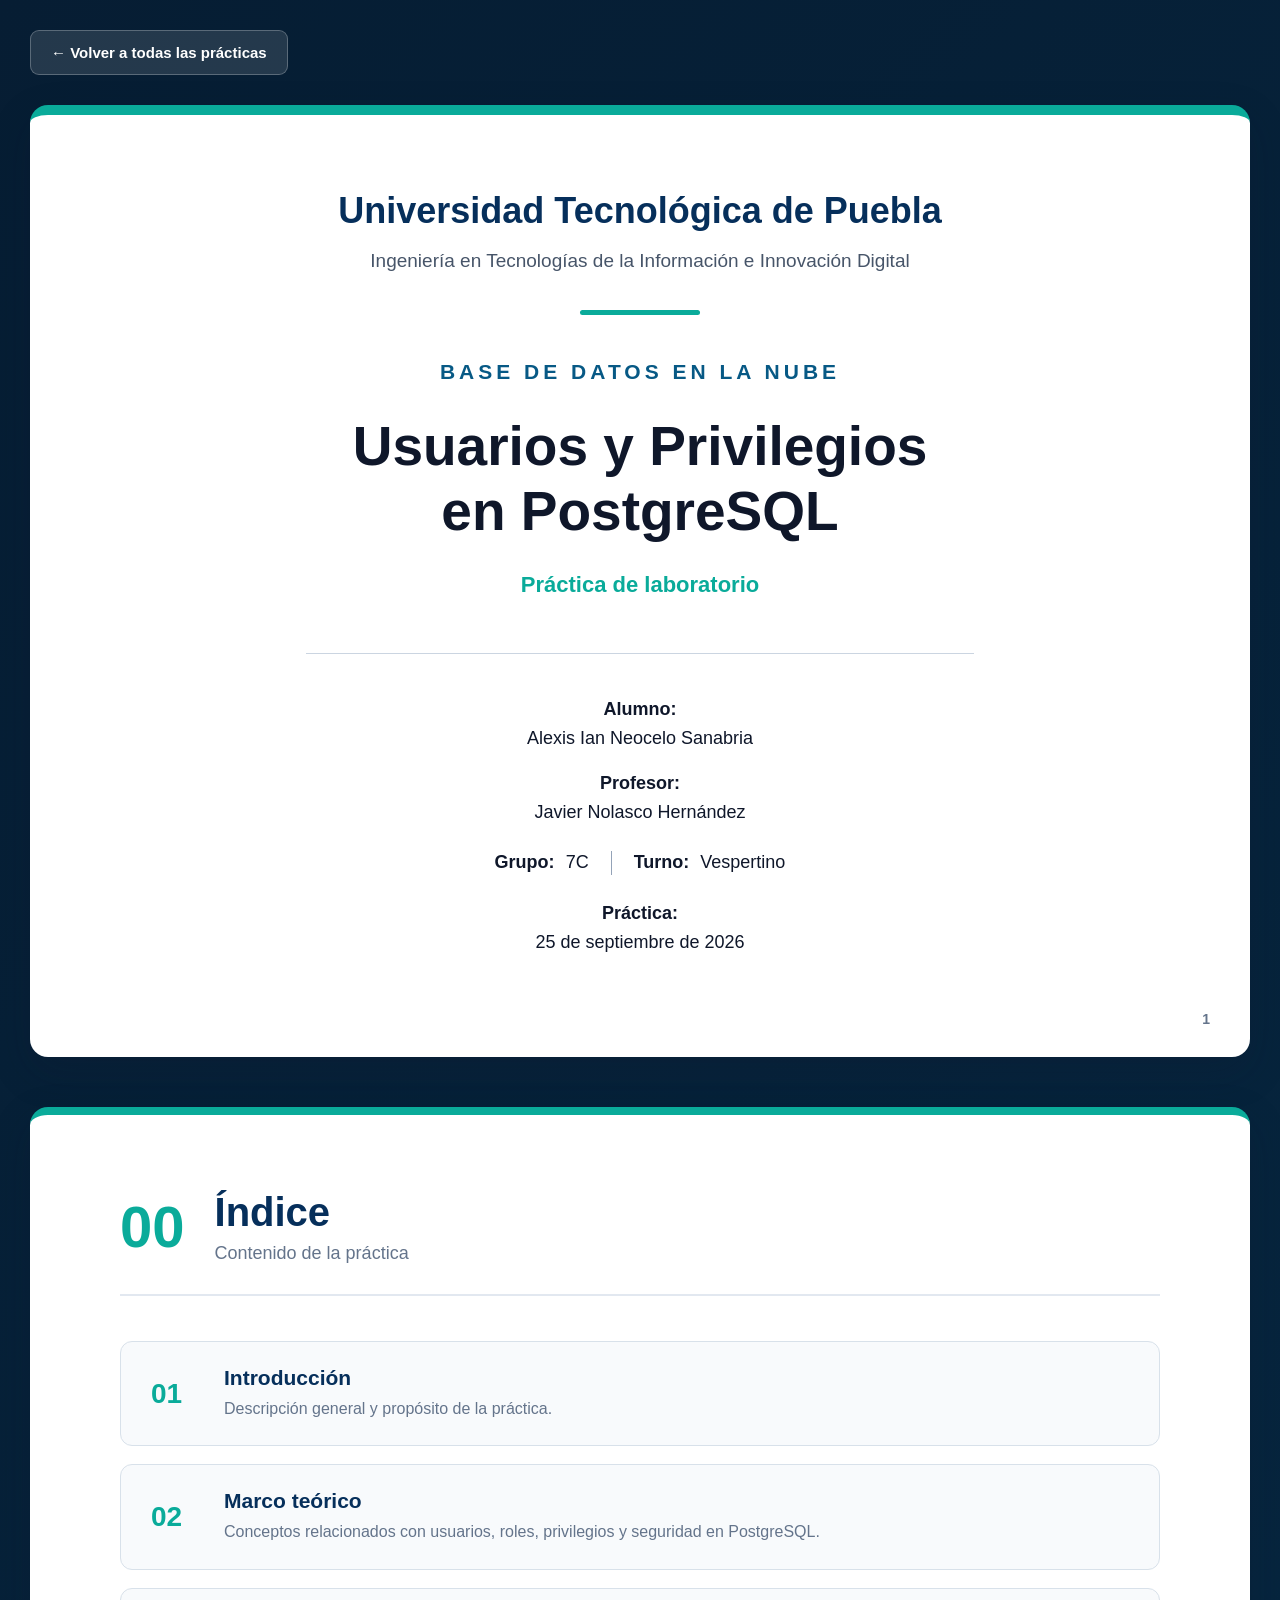
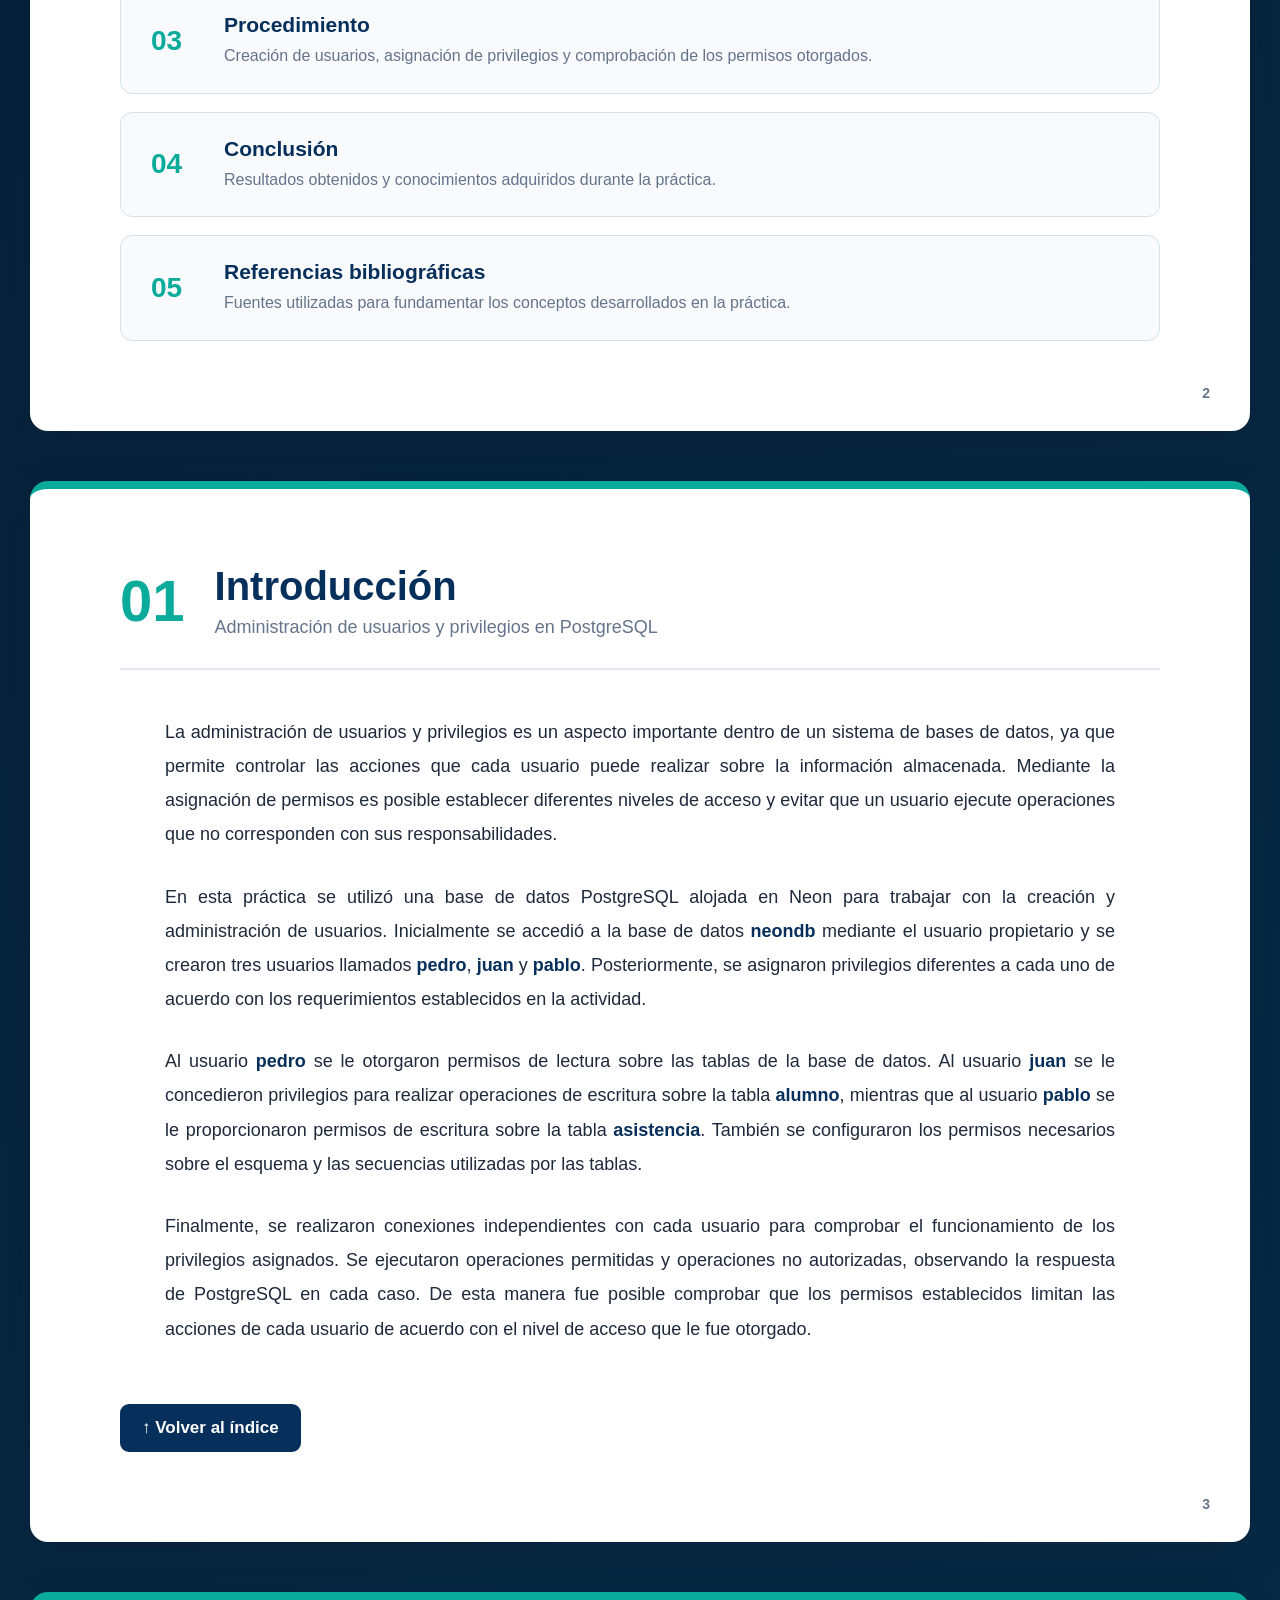
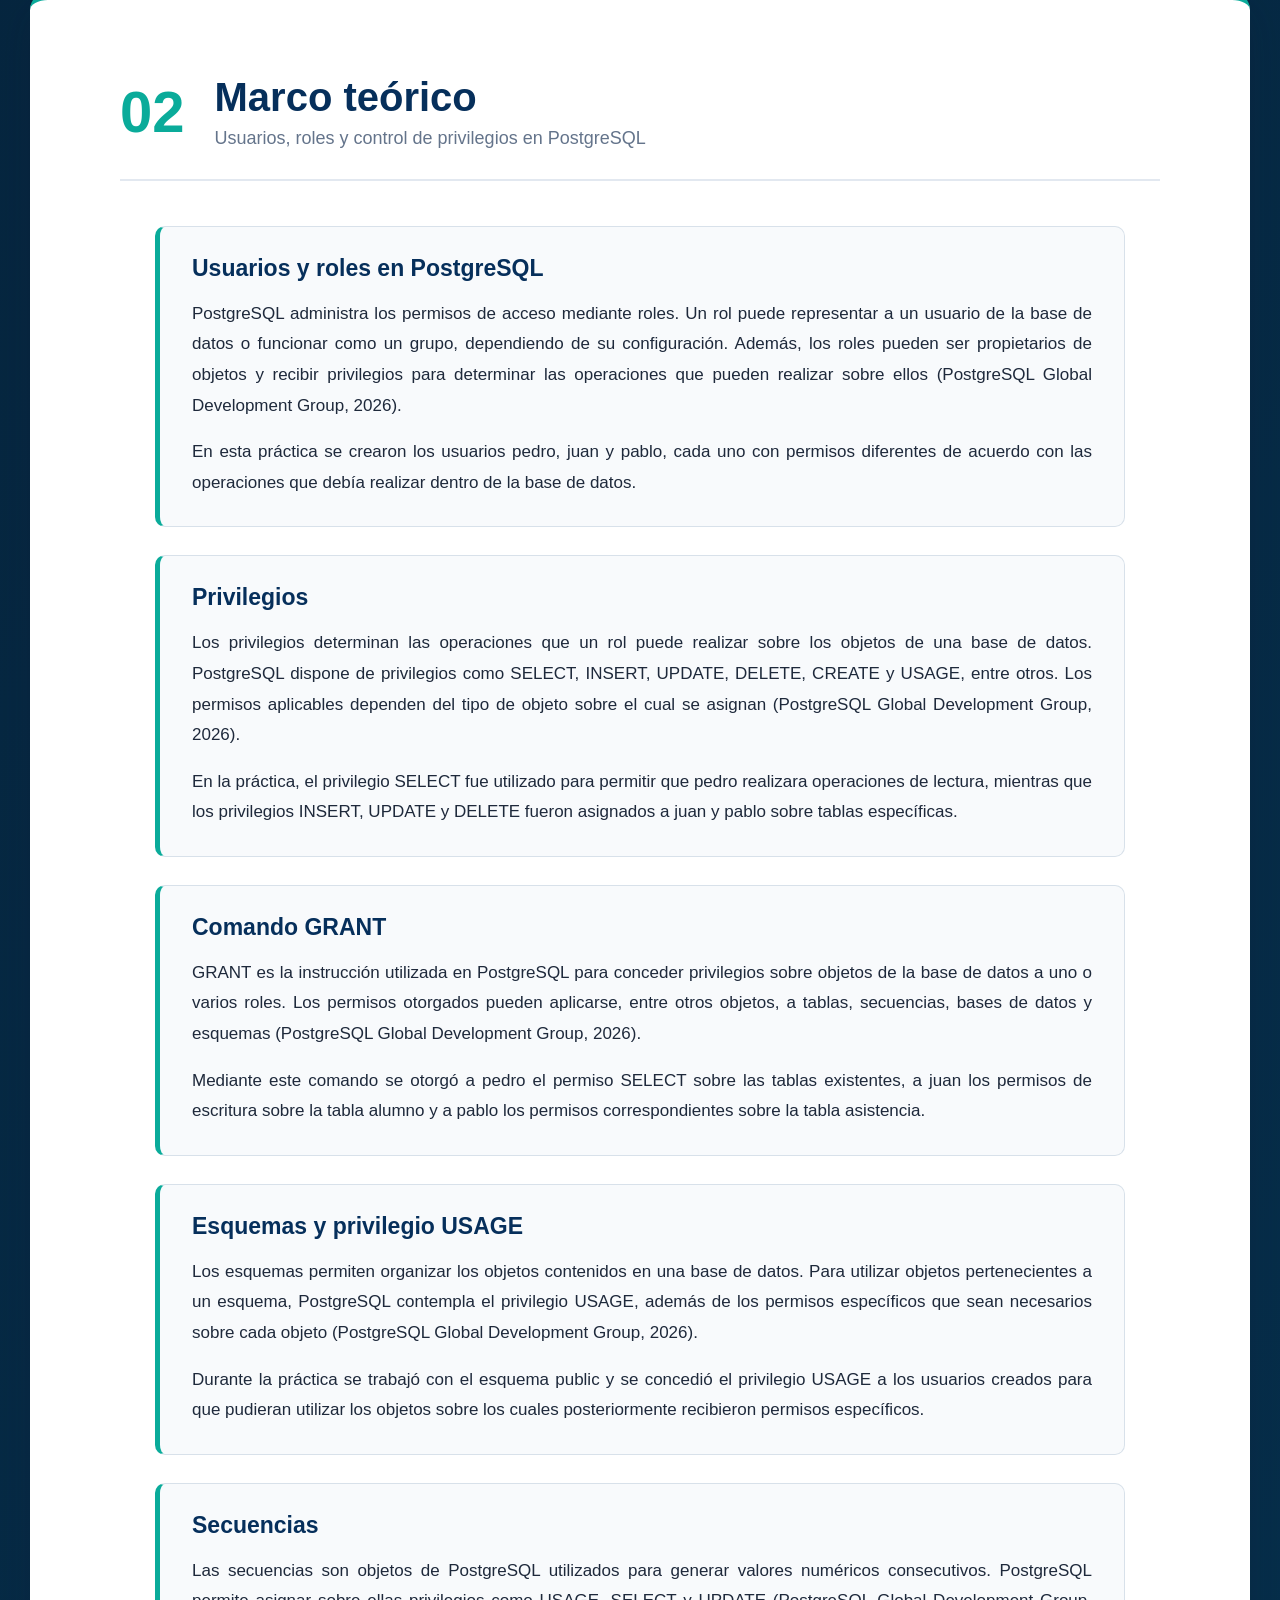
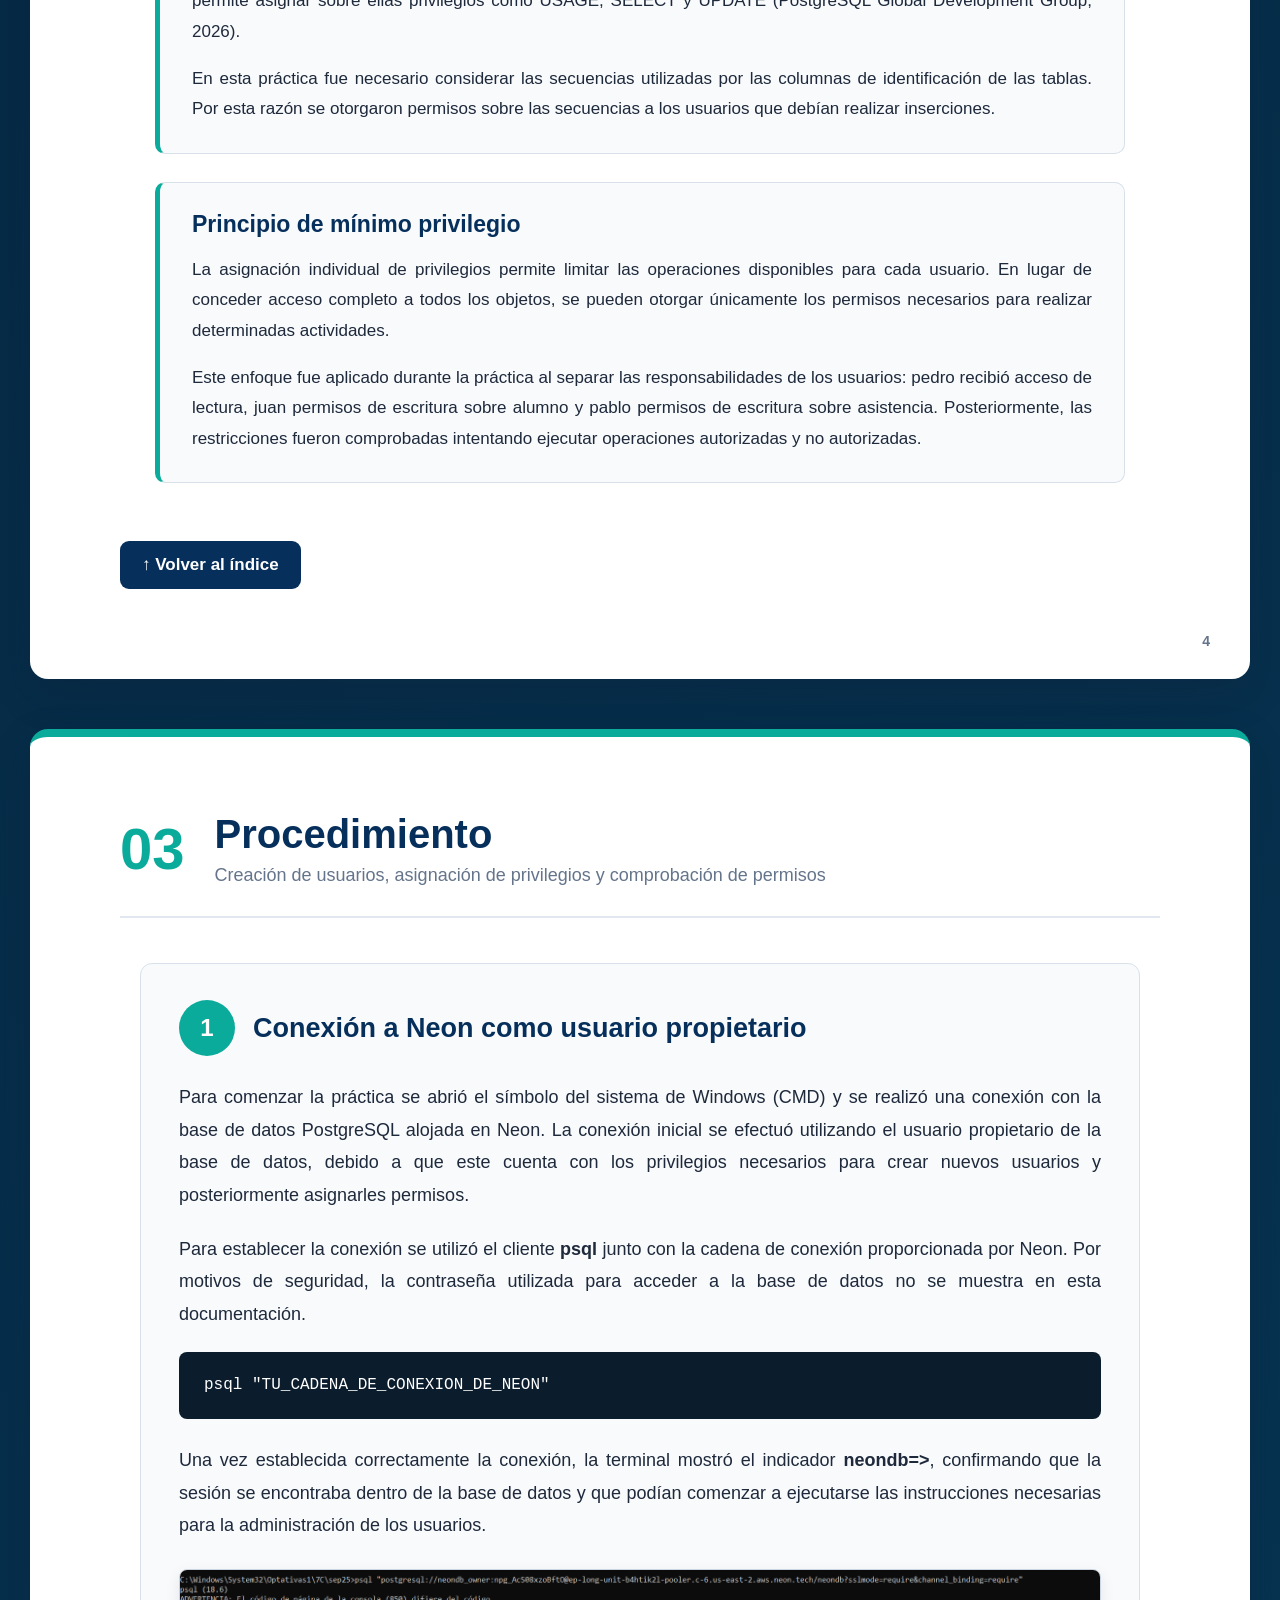
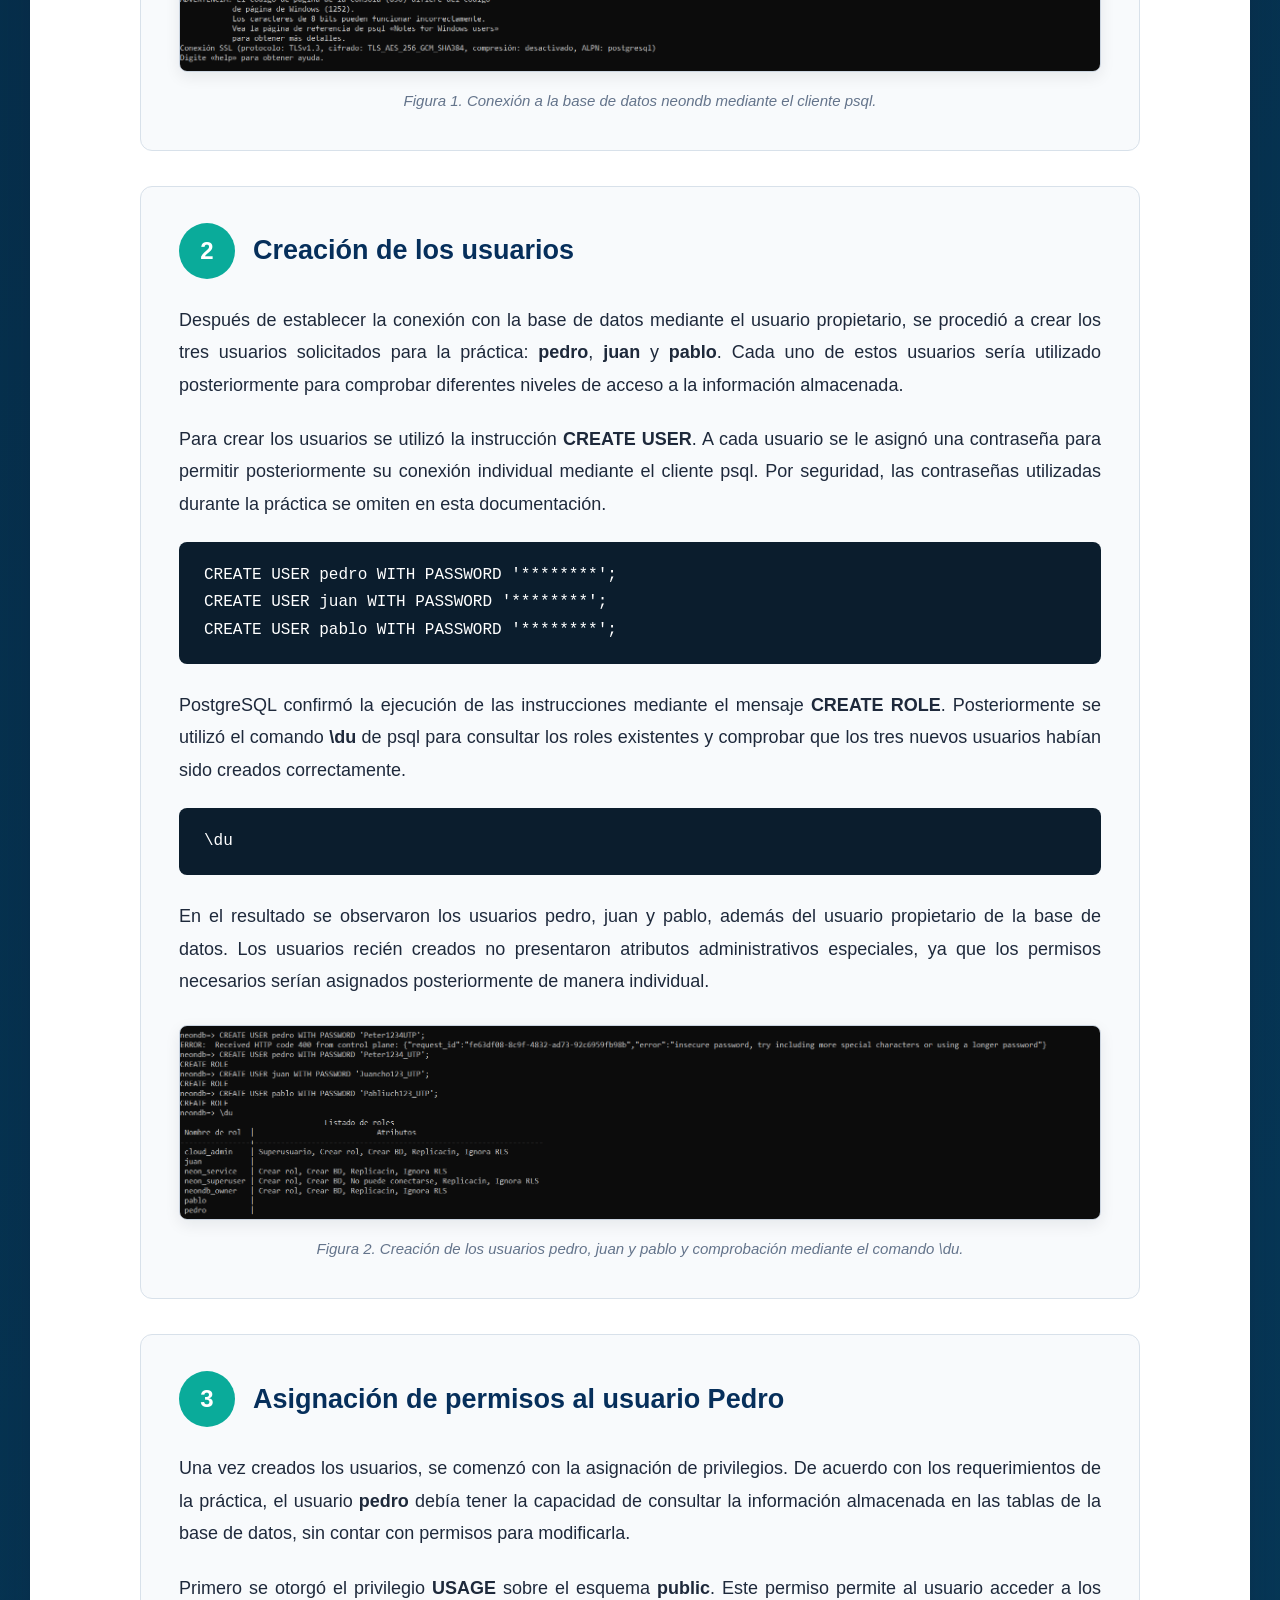
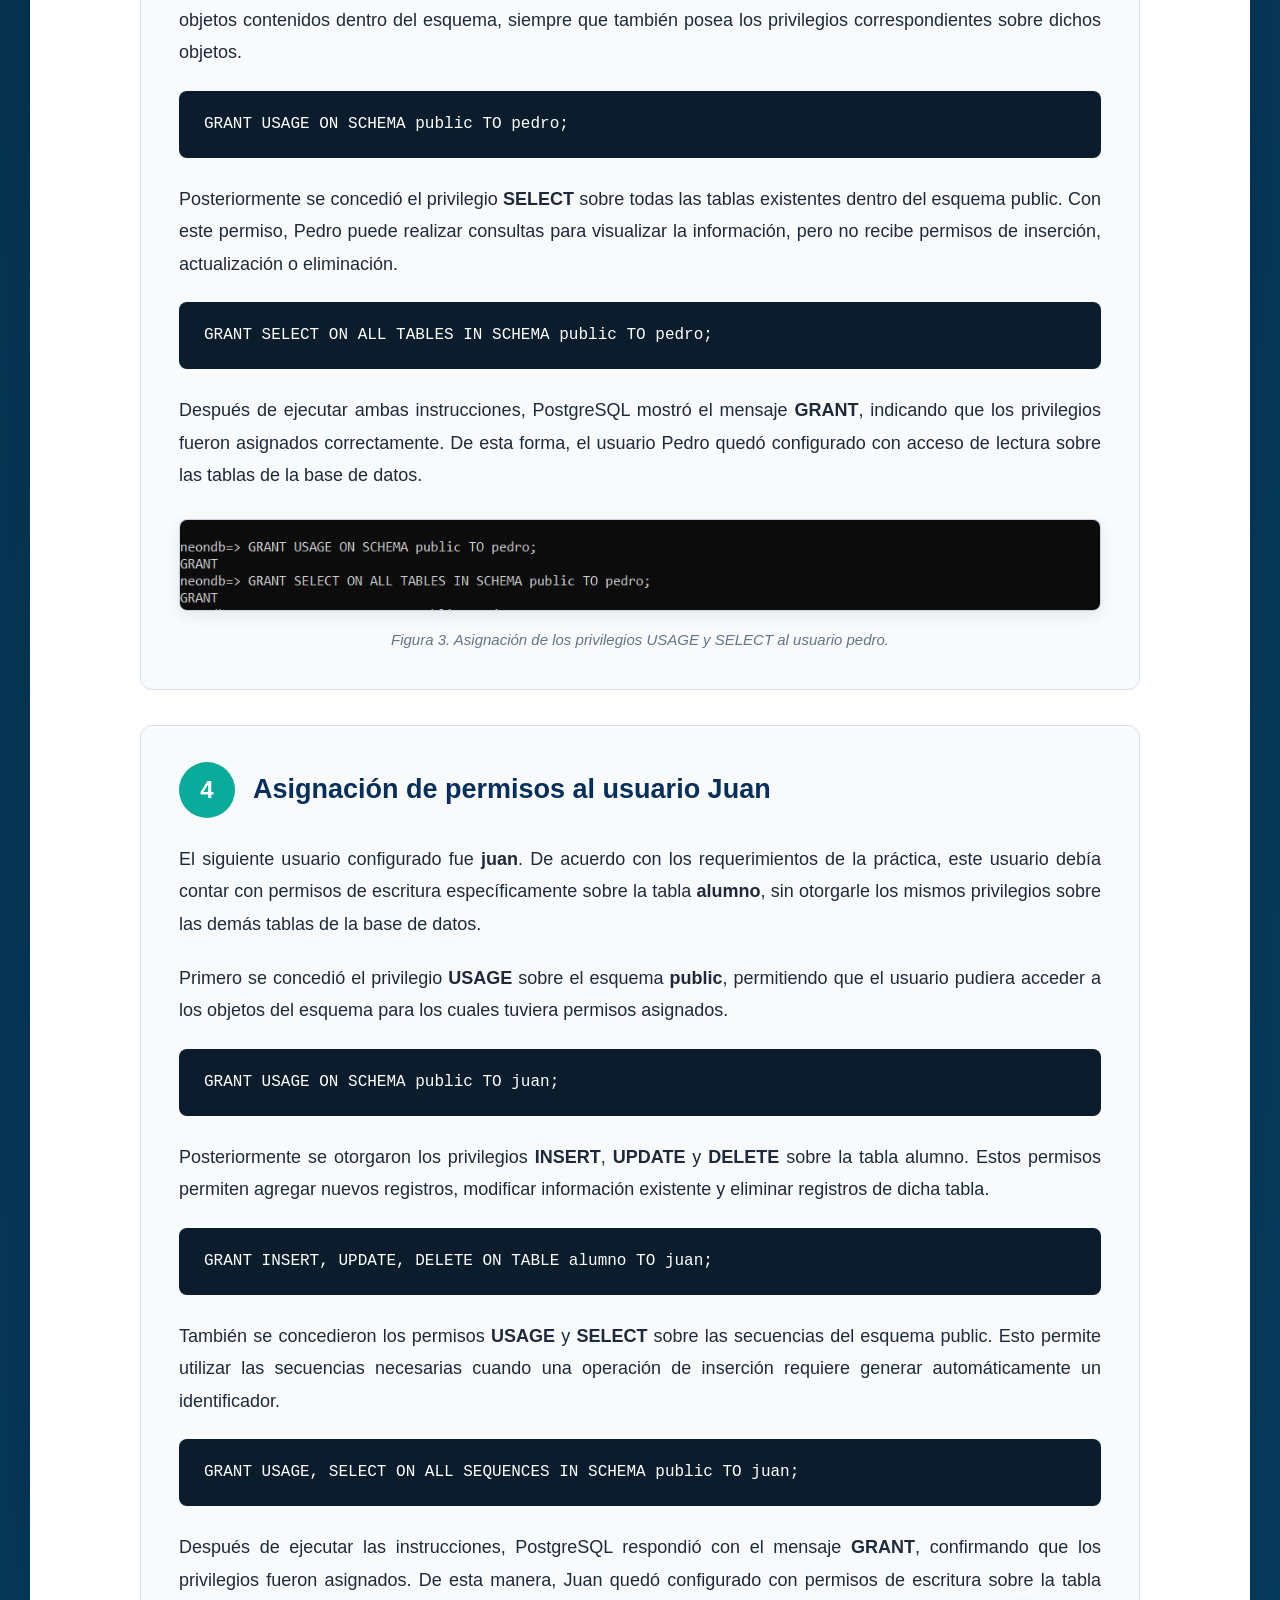
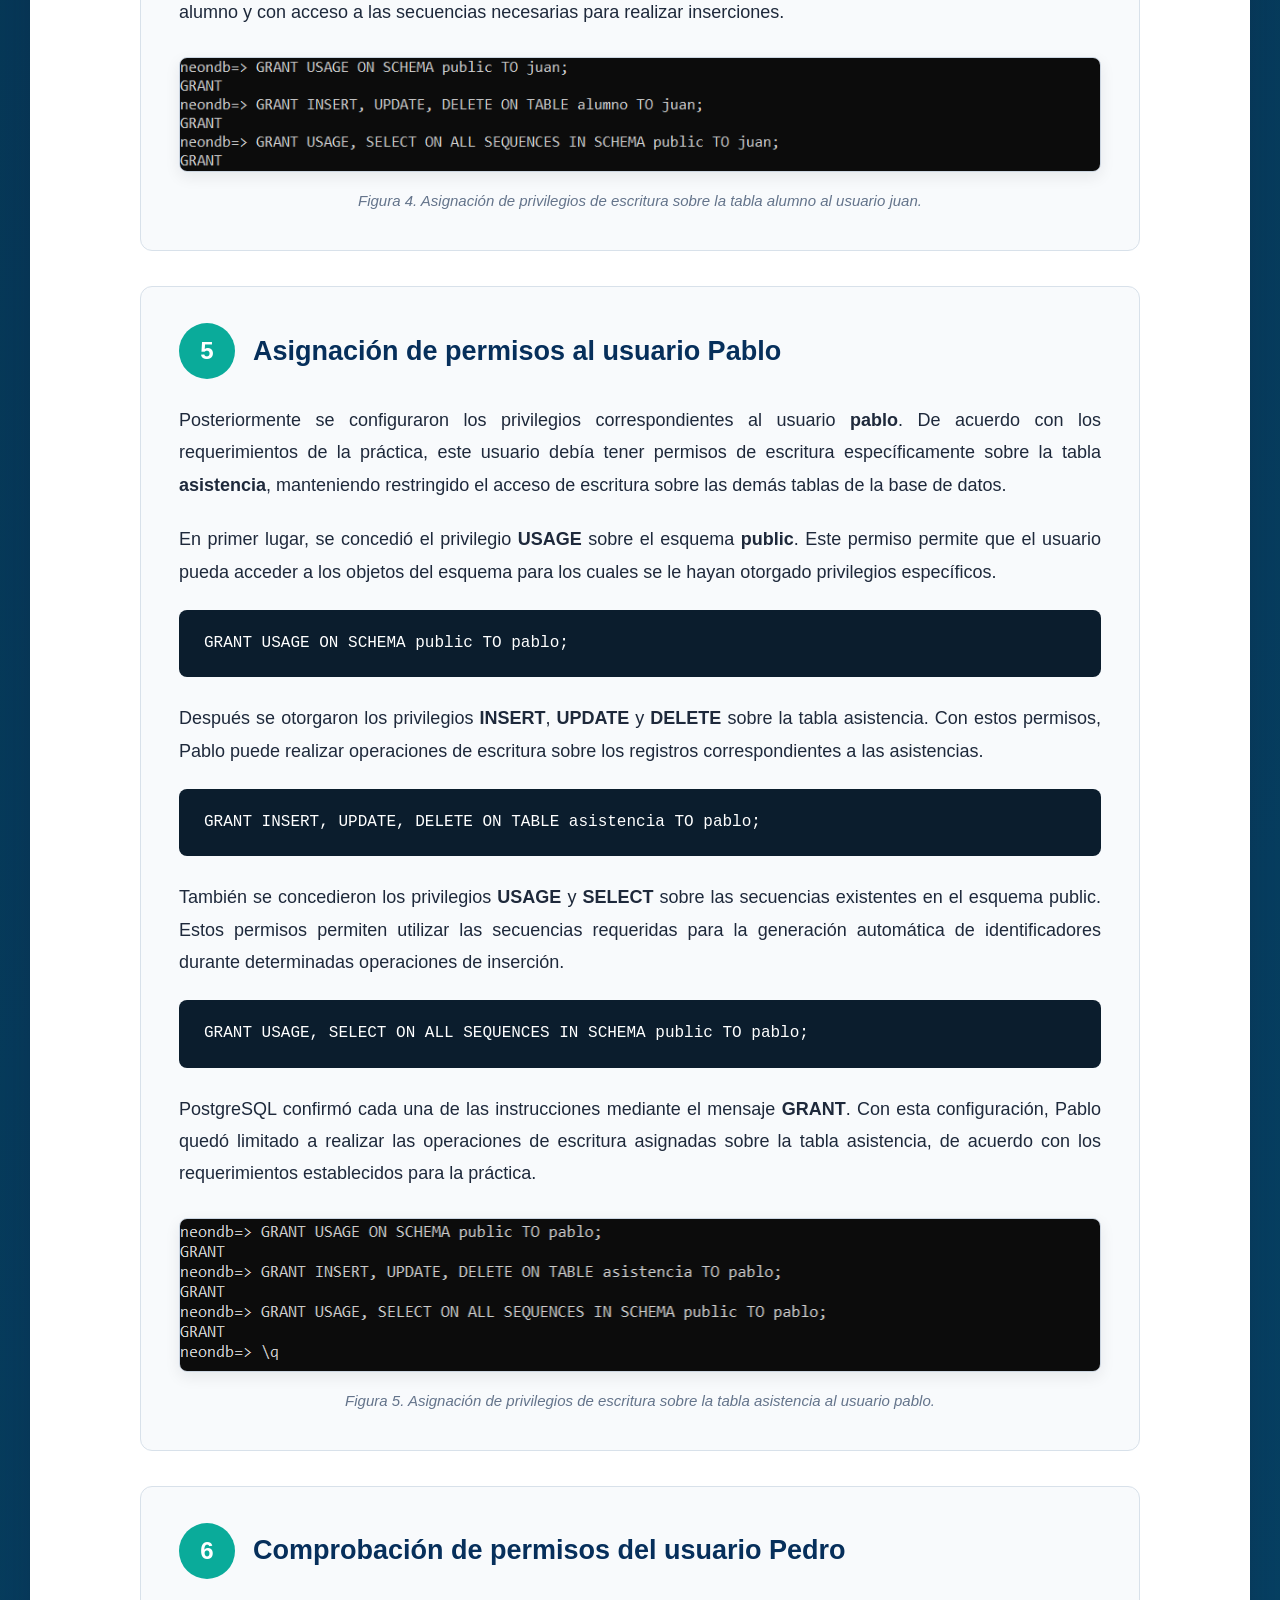
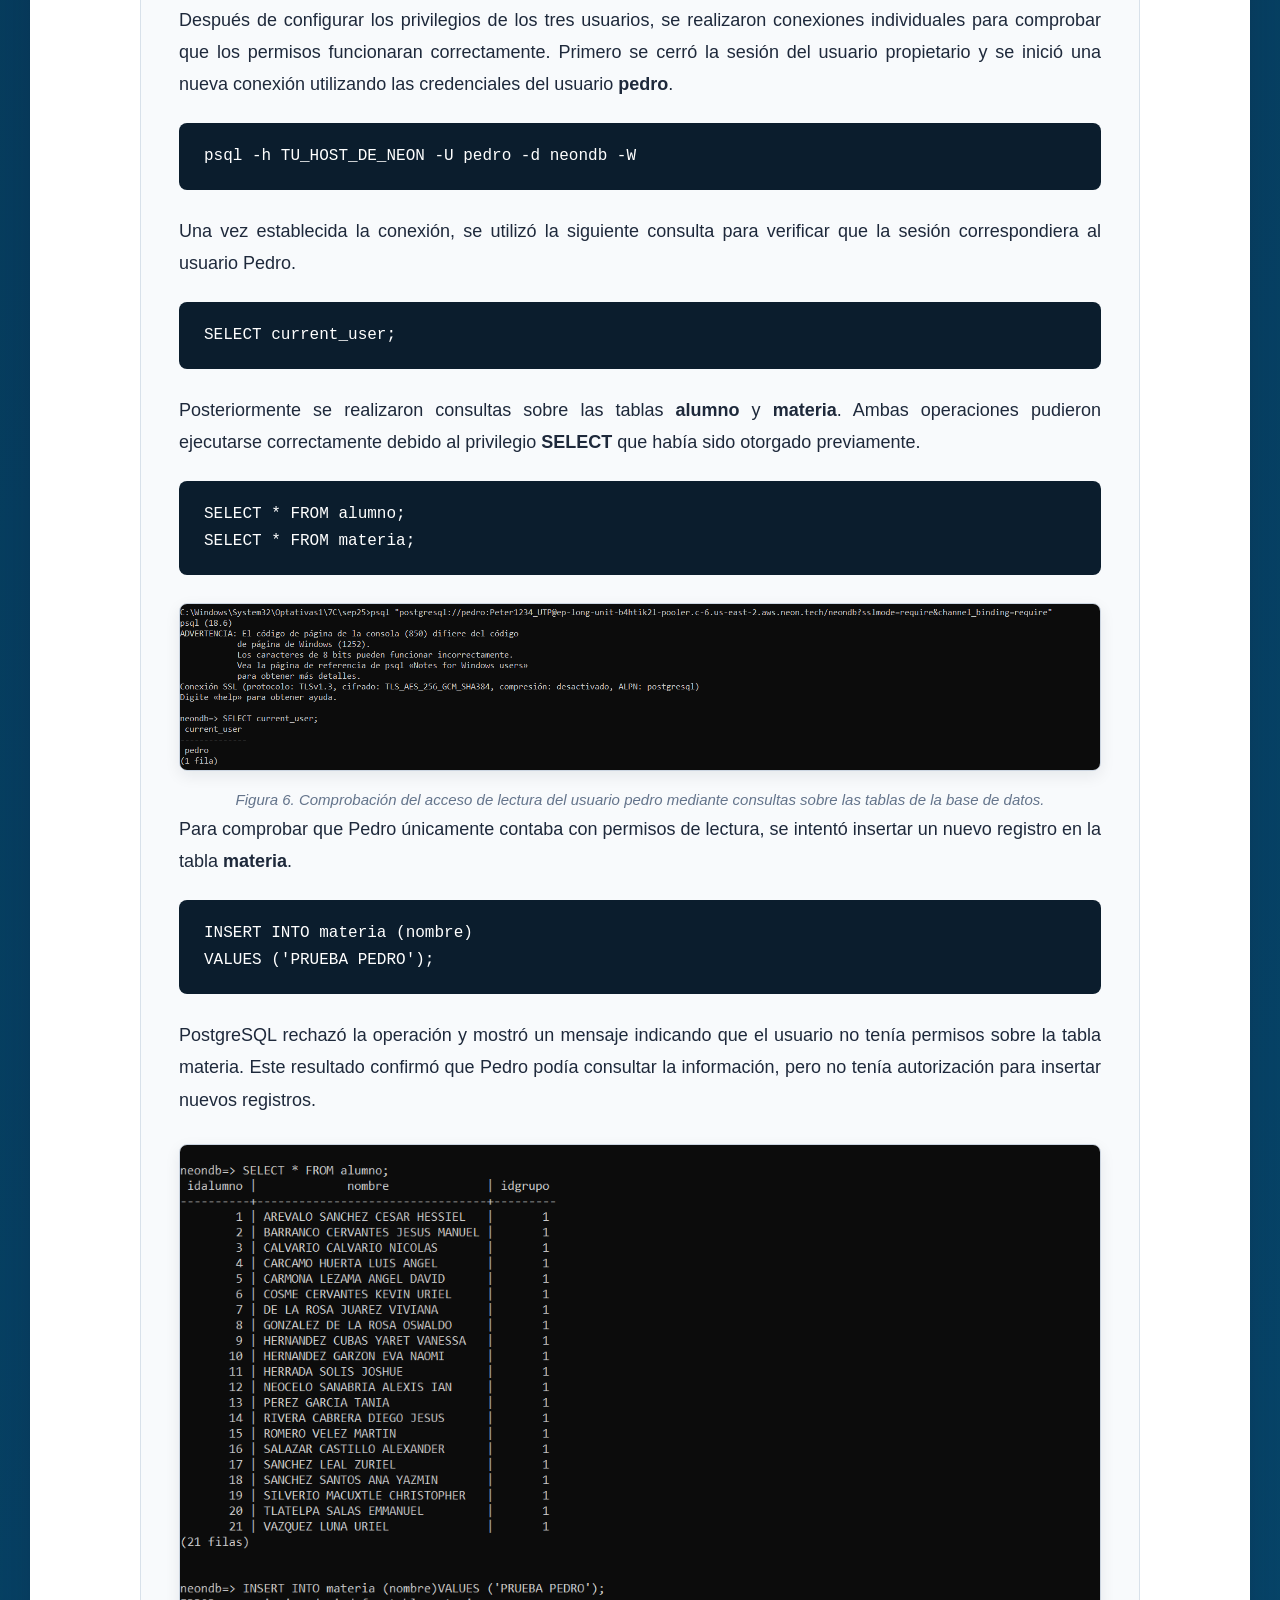
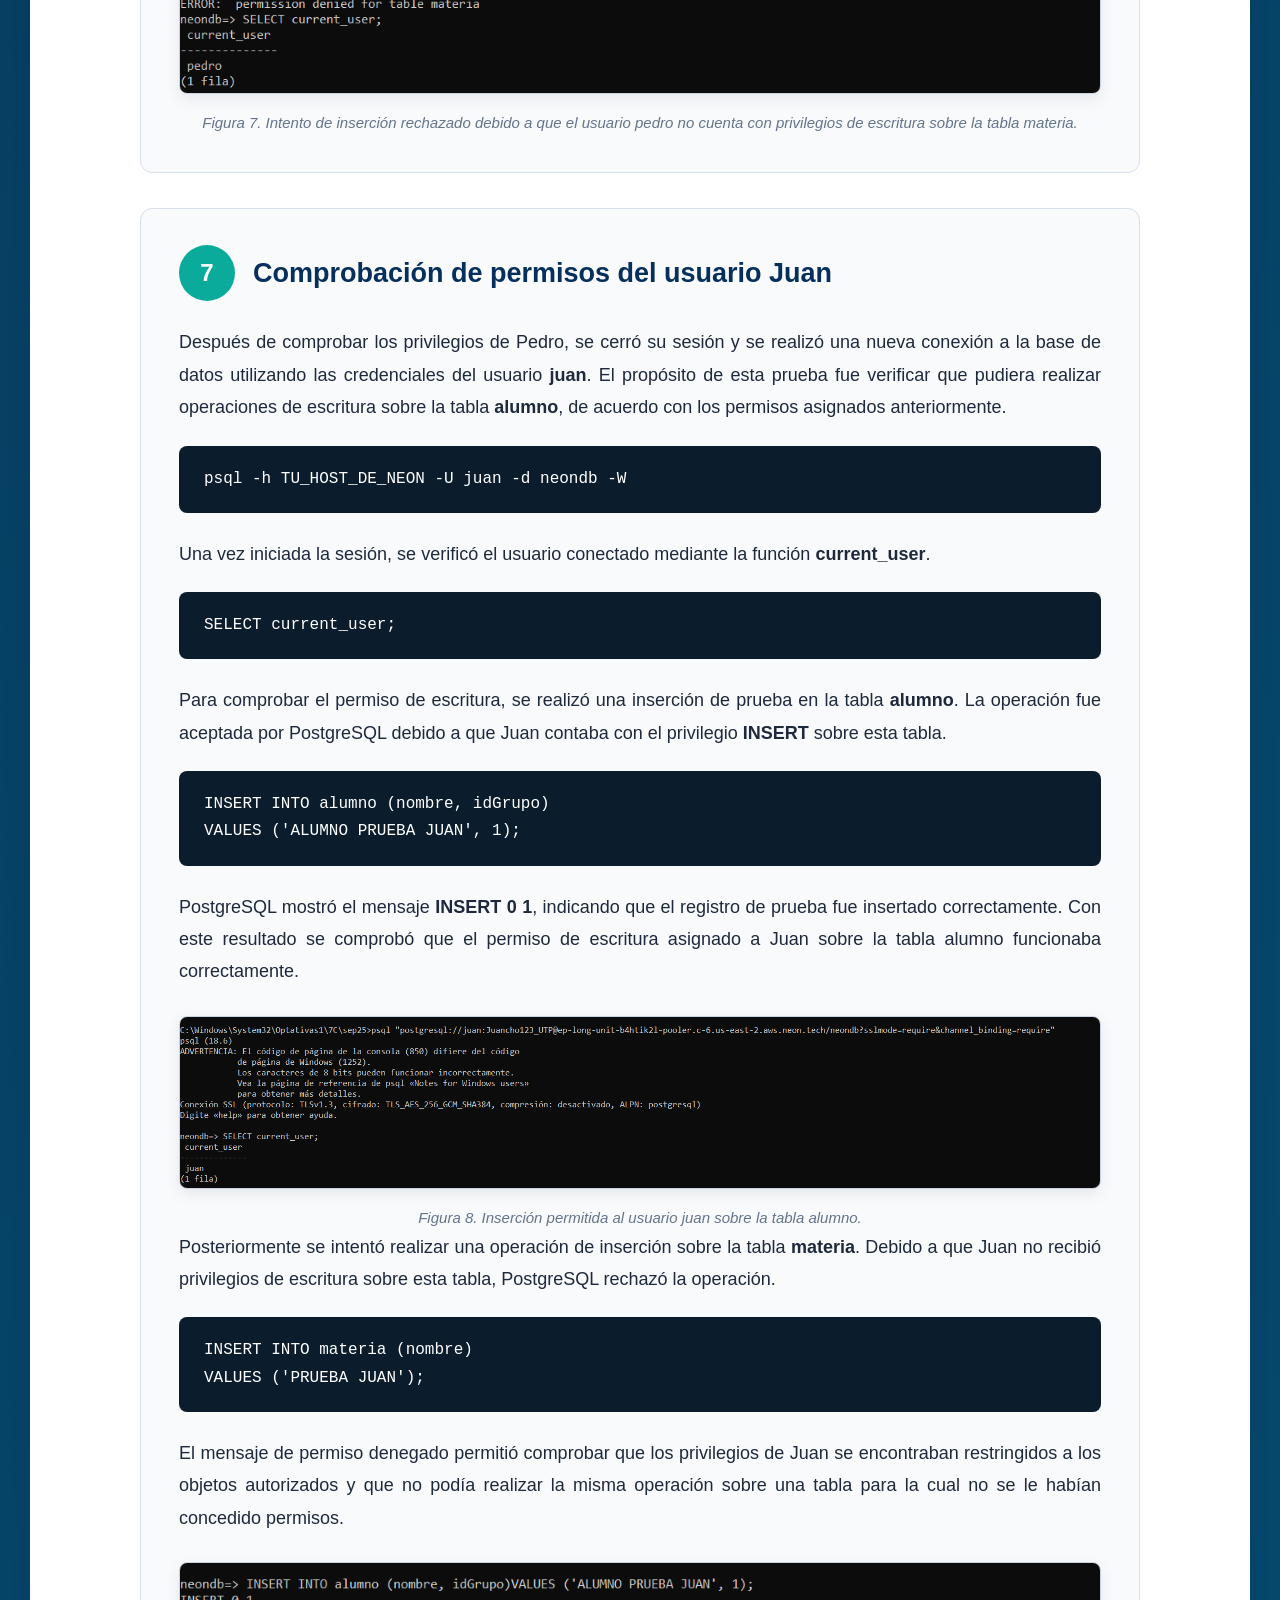
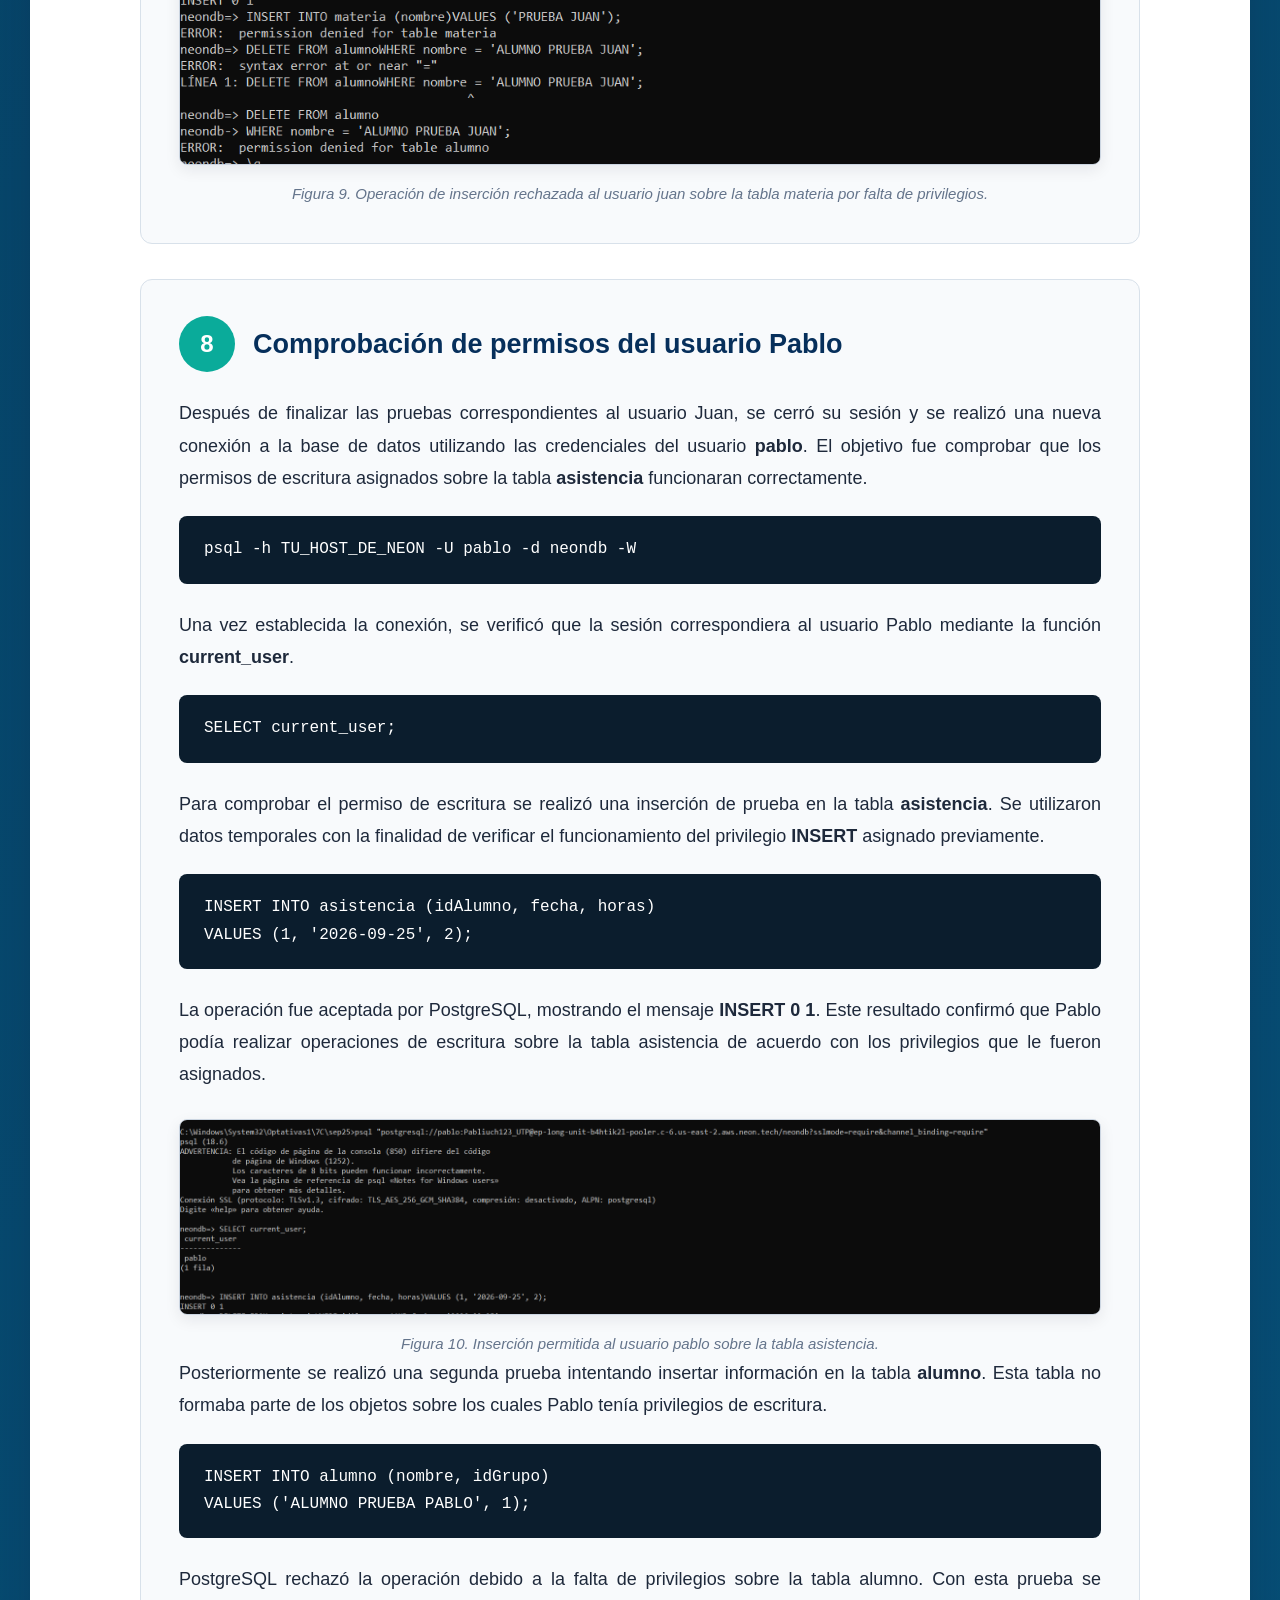
<file: practica25sep/index.html>
<!DOCTYPE html>
<html lang="es">

<head>
    <meta charset="UTF-8">
    <meta name="viewport" content="width=device-width, initial-scale=1.0">

    <title>Práctica - Usuarios y privilegios en PostgreSQL</title>

    <link rel="stylesheet" href="estilos.css">
</head>

<body>

    <div class="barra-navegacion">
    <a href="../index.html" class="volver-practicas">
        ← Volver a todas las prácticas
    </a>
</div>

    <!-- PORTADA -->
    <section class="portada">

        <div class="portada-contenido">

            <div class="encabezado-portada">

                <h2>Universidad Tecnológica de Puebla</h2>

                <p class="carrera">
                    Ingeniería en Tecnologías de la Información e Innovación Digital
                </p>

                <div class="linea-portada"></div>

            </div>


            <div class="titulo-portada">

                <p class="materia-portada">
                    BASE DE DATOS EN LA NUBE
                </p>

                <h1>
                    Usuarios y Privilegios<br>
                    en PostgreSQL
                </h1>

                <p class="practica-portada">
                    Práctica de laboratorio
                </p>

            </div>


            <div class="separador-portada"></div>


            <div class="informacion-portada">

                <div class="dato-portada">
                    <strong>Alumno:</strong>
                    <p>Alexis Ian Neocelo Sanabria</p>
                </div>

                <div class="dato-portada">
                    <strong>Profesor:</strong>
                    <p>Javier Nolasco Hernández</p>
                </div>

                <div class="datos-fila">

                    <div>
                        <strong>Grupo:</strong>
                        <span>7C</span>
                    </div>

                    <div class="division-dato"></div>

                    <div>
                        <strong>Turno:</strong>
                        <span>Vespertino</span>
                    </div>

                </div>

                <div class="dato-portada fecha-portada">
                    <strong>Práctica:</strong>
                    <p>25 de septiembre de 2026</p>
                </div>

            </div>

        </div>

        <div class="numero-pagina">1</div>

    </section>

    <!-- ÍNDICE -->
<section class="seccion indice" id="indice">

    <div class="encabezado-seccion">
        <span class="numero-seccion">00</span>

        <div>
            <h2>Índice</h2>
            <p>Contenido de la práctica</p>
        </div>
    </div>

    <div class="linea-seccion"></div>

    <div class="lista-indice">

        <a href="#introduccion" class="item-indice">
            <span>01</span>

            <div>
                <h3>Introducción</h3>
                <p>
                    Descripción general y propósito de la práctica.
                </p>
            </div>
        </a>


        <a href="#marco-teorico" class="item-indice">
            <span>02</span>

            <div>
                <h3>Marco teórico</h3>
                <p>
                    Conceptos relacionados con usuarios, roles,
                    privilegios y seguridad en PostgreSQL.
                </p>
            </div>
        </a>


        <a href="#procedimiento" class="item-indice">
            <span>03</span>

            <div>
                <h3>Procedimiento</h3>
                <p>
                    Creación de usuarios, asignación de privilegios
                    y comprobación de los permisos otorgados.
                </p>
            </div>
        </a>


        <a href="#conclusion" class="item-indice">
            <span>04</span>

            <div>
                <h3>Conclusión</h3>
                <p>
                    Resultados obtenidos y conocimientos adquiridos
                    durante la práctica.
                </p>
            </div>
        </a>


        <a href="#referencias" class="item-indice">
            <span>05</span>

            <div>
                <h3>Referencias bibliográficas</h3>
                <p>
                    Fuentes utilizadas para fundamentar los conceptos
                    desarrollados en la práctica.
                </p>
            </div>
        </a>

    </div>

    <div class="numero-pagina">2</div>

</section>

<!-- INTRODUCCIÓN -->
<section class="seccion" id="introduccion">

    <div class="encabezado-seccion">
        <span class="numero-seccion">01</span>

        <div>
            <h2>Introducción</h2>
            <p>Administración de usuarios y privilegios en PostgreSQL</p>
        </div>
    </div>

    <div class="linea-seccion"></div>

    <div class="contenido-seccion">

        <p>
            La administración de usuarios y privilegios es un aspecto
            importante dentro de un sistema de bases de datos, ya que permite
            controlar las acciones que cada usuario puede realizar sobre la
            información almacenada. Mediante la asignación de permisos es
            posible establecer diferentes niveles de acceso y evitar que un
            usuario ejecute operaciones que no corresponden con sus
            responsabilidades.
        </p>

        <p>
            En esta práctica se utilizó una base de datos PostgreSQL alojada
            en Neon para trabajar con la creación y administración de
            usuarios. Inicialmente se accedió a la base de datos
            <strong>neondb</strong> mediante el usuario propietario y se
            crearon tres usuarios llamados <strong>pedro</strong>,
            <strong>juan</strong> y <strong>pablo</strong>. Posteriormente,
            se asignaron privilegios diferentes a cada uno de acuerdo con
            los requerimientos establecidos en la actividad.
        </p>

        <p>
            Al usuario <strong>pedro</strong> se le otorgaron permisos de
            lectura sobre las tablas de la base de datos. Al usuario
            <strong>juan</strong> se le concedieron privilegios para realizar
            operaciones de escritura sobre la tabla
            <strong>alumno</strong>, mientras que al usuario
            <strong>pablo</strong> se le proporcionaron permisos de escritura
            sobre la tabla <strong>asistencia</strong>. También se
            configuraron los permisos necesarios sobre el esquema y las
            secuencias utilizadas por las tablas.
        </p>

        <p>
            Finalmente, se realizaron conexiones independientes con cada
            usuario para comprobar el funcionamiento de los privilegios
            asignados. Se ejecutaron operaciones permitidas y operaciones
            no autorizadas, observando la respuesta de PostgreSQL en cada
            caso. De esta manera fue posible comprobar que los permisos
            establecidos limitan las acciones de cada usuario de acuerdo
            con el nivel de acceso que le fue otorgado.
        </p>

    </div>

    <a href="#indice" class="volver-indice">
        ↑ Volver al índice
    </a>

    <div class="numero-pagina">3</div>

</section>

<!-- MARCO TEÓRICO -->
<section class="seccion" id="marco-teorico">

    <div class="encabezado-seccion">
        <span class="numero-seccion">02</span>

        <div>
            <h2>Marco teórico</h2>
            <p>Usuarios, roles y control de privilegios en PostgreSQL</p>
        </div>
    </div>

    <div class="linea-seccion"></div>


    <div class="bloque-teorico">

        <h3>Usuarios y roles en PostgreSQL</h3>

        <p>
            PostgreSQL administra los permisos de acceso mediante roles.
            Un rol puede representar a un usuario de la base de datos o
            funcionar como un grupo, dependiendo de su configuración.
            Además, los roles pueden ser propietarios de objetos y recibir
            privilegios para determinar las operaciones que pueden realizar
            sobre ellos (PostgreSQL Global Development Group, 2026).
        </p>

        <p>
            En esta práctica se crearon los usuarios pedro, juan y pablo,
            cada uno con permisos diferentes de acuerdo con las operaciones
            que debía realizar dentro de la base de datos.
        </p>

    </div>


    <div class="bloque-teorico">

        <h3>Privilegios</h3>

        <p>
            Los privilegios determinan las operaciones que un rol puede
            realizar sobre los objetos de una base de datos. PostgreSQL
            dispone de privilegios como SELECT, INSERT, UPDATE, DELETE,
            CREATE y USAGE, entre otros. Los permisos aplicables dependen
            del tipo de objeto sobre el cual se asignan
            (PostgreSQL Global Development Group, 2026).
        </p>

        <p>
            En la práctica, el privilegio SELECT fue utilizado para permitir
            que pedro realizara operaciones de lectura, mientras que los
            privilegios INSERT, UPDATE y DELETE fueron asignados a juan y
            pablo sobre tablas específicas.
        </p>

    </div>


    <div class="bloque-teorico">

        <h3>Comando GRANT</h3>

        <p>
            GRANT es la instrucción utilizada en PostgreSQL para conceder
            privilegios sobre objetos de la base de datos a uno o varios
            roles. Los permisos otorgados pueden aplicarse, entre otros
            objetos, a tablas, secuencias, bases de datos y esquemas
            (PostgreSQL Global Development Group, 2026).
        </p>

        <p>
            Mediante este comando se otorgó a pedro el permiso SELECT sobre
            las tablas existentes, a juan los permisos de escritura sobre
            la tabla alumno y a pablo los permisos correspondientes sobre
            la tabla asistencia.
        </p>

    </div>


    <div class="bloque-teorico">

        <h3>Esquemas y privilegio USAGE</h3>

        <p>
            Los esquemas permiten organizar los objetos contenidos en una
            base de datos. Para utilizar objetos pertenecientes a un esquema,
            PostgreSQL contempla el privilegio USAGE, además de los permisos
            específicos que sean necesarios sobre cada objeto
            (PostgreSQL Global Development Group, 2026).
        </p>

        <p>
            Durante la práctica se trabajó con el esquema public y se
            concedió el privilegio USAGE a los usuarios creados para que
            pudieran utilizar los objetos sobre los cuales posteriormente
            recibieron permisos específicos.
        </p>

    </div>


    <div class="bloque-teorico">

        <h3>Secuencias</h3>

        <p>
            Las secuencias son objetos de PostgreSQL utilizados para generar
            valores numéricos consecutivos. PostgreSQL permite asignar sobre
            ellas privilegios como USAGE, SELECT y UPDATE
            (PostgreSQL Global Development Group, 2026).
        </p>

        <p>
            En esta práctica fue necesario considerar las secuencias
            utilizadas por las columnas de identificación de las tablas.
            Por esta razón se otorgaron permisos sobre las secuencias a los
            usuarios que debían realizar inserciones.
        </p>

    </div>


    <div class="bloque-teorico">

        <h3>Principio de mínimo privilegio</h3>

        <p>
            La asignación individual de privilegios permite limitar las
            operaciones disponibles para cada usuario. En lugar de conceder
            acceso completo a todos los objetos, se pueden otorgar únicamente
            los permisos necesarios para realizar determinadas actividades.
        </p>

        <p>
            Este enfoque fue aplicado durante la práctica al separar las
            responsabilidades de los usuarios: pedro recibió acceso de
            lectura, juan permisos de escritura sobre alumno y pablo permisos
            de escritura sobre asistencia. Posteriormente, las restricciones
            fueron comprobadas intentando ejecutar operaciones autorizadas y
            no autorizadas.
        </p>

    </div>


    <a href="#indice" class="volver-indice">
        ↑ Volver al índice
    </a>

    <div class="numero-pagina">4</div>

</section>

<!-- PROCEDIMIENTO -->
<section class="seccion" id="procedimiento">

    <div class="encabezado-seccion">
        <span class="numero-seccion">03</span>

        <div>
            <h2>Procedimiento</h2>
            <p>
                Creación de usuarios, asignación de privilegios
                y comprobación de permisos
            </p>
        </div>
    </div>

    <div class="linea-seccion"></div>


    <!-- PASO 1 -->
    <div class="paso">

        <div class="titulo-paso">
            <span>1</span>
            <h3>Conexión a Neon como usuario propietario</h3>
        </div>

        <p>
            Para comenzar la práctica se abrió el símbolo del sistema de
            Windows (CMD) y se realizó una conexión con la base de datos
            PostgreSQL alojada en Neon. La conexión inicial se efectuó
            utilizando el usuario propietario de la base de datos, debido
            a que este cuenta con los privilegios necesarios para crear
            nuevos usuarios y posteriormente asignarles permisos.
        </p>

        <p>
            Para establecer la conexión se utilizó el cliente
            <strong>psql</strong> junto con la cadena de conexión
            proporcionada por Neon. Por motivos de seguridad, la contraseña
            utilizada para acceder a la base de datos no se muestra en esta
            documentación.
        </p>

        <div class="comando">
            <code>
                psql "TU_CADENA_DE_CONEXION_DE_NEON"
            </code>
        </div>

        <p>
            Una vez establecida correctamente la conexión, la terminal mostró
            el indicador <strong>neondb=&gt;</strong>, confirmando que la
            sesión se encontraba dentro de la base de datos y que podían
            comenzar a ejecutarse las instrucciones necesarias para la
            administración de los usuarios.
        </p>

        <div class="captura">

            <img src="img/captura1.png"
                 alt="Conexión a la base de datos PostgreSQL alojada en Neon">

            <p>
                Figura 1. Conexión a la base de datos neondb
                mediante el cliente psql.
            </p>

        </div>

    </div>

    <!-- PASO 2 -->
<div class="paso">

    <div class="titulo-paso">
        <span>2</span>
        <h3>Creación de los usuarios</h3>
    </div>

    <p>
        Después de establecer la conexión con la base de datos mediante
        el usuario propietario, se procedió a crear los tres usuarios
        solicitados para la práctica: <strong>pedro</strong>,
        <strong>juan</strong> y <strong>pablo</strong>. Cada uno de estos
        usuarios sería utilizado posteriormente para comprobar diferentes
        niveles de acceso a la información almacenada.
    </p>

    <p>
        Para crear los usuarios se utilizó la instrucción
        <strong>CREATE USER</strong>. A cada usuario se le asignó una
        contraseña para permitir posteriormente su conexión individual
        mediante el cliente psql. Por seguridad, las contraseñas utilizadas
        durante la práctica se omiten en esta documentación.
    </p>

    <div class="comando">
        <code>
            CREATE USER pedro WITH PASSWORD '********';<br>
            CREATE USER juan WITH PASSWORD '********';<br>
            CREATE USER pablo WITH PASSWORD '********';
        </code>
    </div>

    <p>
        PostgreSQL confirmó la ejecución de las instrucciones mediante el
        mensaje <strong>CREATE ROLE</strong>. Posteriormente se utilizó el
        comando <strong>\du</strong> de psql para consultar los roles
        existentes y comprobar que los tres nuevos usuarios habían sido
        creados correctamente.
    </p>

    <div class="comando">
        <code>\du</code>
    </div>

    <p>
        En el resultado se observaron los usuarios pedro, juan y pablo,
        además del usuario propietario de la base de datos. Los usuarios
        recién creados no presentaron atributos administrativos especiales,
        ya que los permisos necesarios serían asignados posteriormente de
        manera individual.
    </p>

    <div class="captura">

        <img src="img/captura2.png"
             alt="Creación de usuarios y comprobación de roles en PostgreSQL">

        <p>
            Figura 2. Creación de los usuarios pedro, juan y pablo
            y comprobación mediante el comando \du.
        </p>

    </div>

</div>

<!-- PASO 3 -->
<div class="paso">

    <div class="titulo-paso">
        <span>3</span>
        <h3>Asignación de permisos al usuario Pedro</h3>
    </div>

    <p>
        Una vez creados los usuarios, se comenzó con la asignación de
        privilegios. De acuerdo con los requerimientos de la práctica,
        el usuario <strong>pedro</strong> debía tener la capacidad de
        consultar la información almacenada en las tablas de la base de
        datos, sin contar con permisos para modificarla.
    </p>

    <p>
        Primero se otorgó el privilegio <strong>USAGE</strong> sobre el
        esquema <strong>public</strong>. Este permiso permite al usuario
        acceder a los objetos contenidos dentro del esquema, siempre que
        también posea los privilegios correspondientes sobre dichos objetos.
    </p>

    <div class="comando">
        <code>
            GRANT USAGE ON SCHEMA public TO pedro;
        </code>
    </div>

    <p>
        Posteriormente se concedió el privilegio
        <strong>SELECT</strong> sobre todas las tablas existentes dentro
        del esquema public. Con este permiso, Pedro puede realizar
        consultas para visualizar la información, pero no recibe permisos
        de inserción, actualización o eliminación.
    </p>

    <div class="comando">
        <code>
            GRANT SELECT ON ALL TABLES IN SCHEMA public TO pedro;
        </code>
    </div>

    <p>
        Después de ejecutar ambas instrucciones, PostgreSQL mostró el
        mensaje <strong>GRANT</strong>, indicando que los privilegios
        fueron asignados correctamente. De esta forma, el usuario Pedro
        quedó configurado con acceso de lectura sobre las tablas de la
        base de datos.
    </p>

    <div class="captura">

        <img src="img/captura3.png"
             alt="Asignación de privilegios de lectura al usuario Pedro">

        <p>
            Figura 3. Asignación de los privilegios USAGE y SELECT
            al usuario pedro.
        </p>

    </div>

</div>

<!-- PASO 4 -->
<div class="paso">

    <div class="titulo-paso">
        <span>4</span>
        <h3>Asignación de permisos al usuario Juan</h3>
    </div>

    <p>
        El siguiente usuario configurado fue <strong>juan</strong>.
        De acuerdo con los requerimientos de la práctica, este usuario
        debía contar con permisos de escritura específicamente sobre la
        tabla <strong>alumno</strong>, sin otorgarle los mismos privilegios
        sobre las demás tablas de la base de datos.
    </p>

    <p>
        Primero se concedió el privilegio <strong>USAGE</strong> sobre
        el esquema <strong>public</strong>, permitiendo que el usuario
        pudiera acceder a los objetos del esquema para los cuales tuviera
        permisos asignados.
    </p>

    <div class="comando">
        <code>
            GRANT USAGE ON SCHEMA public TO juan;
        </code>
    </div>

    <p>
        Posteriormente se otorgaron los privilegios
        <strong>INSERT</strong>, <strong>UPDATE</strong> y
        <strong>DELETE</strong> sobre la tabla alumno. Estos permisos
        permiten agregar nuevos registros, modificar información existente
        y eliminar registros de dicha tabla.
    </p>

    <div class="comando">
        <code>
            GRANT INSERT, UPDATE, DELETE ON TABLE alumno TO juan;
        </code>
    </div>

    <p>
        También se concedieron los permisos <strong>USAGE</strong> y
        <strong>SELECT</strong> sobre las secuencias del esquema public.
        Esto permite utilizar las secuencias necesarias cuando una
        operación de inserción requiere generar automáticamente un
        identificador.
    </p>

    <div class="comando">
        <code>
            GRANT USAGE, SELECT ON ALL SEQUENCES IN SCHEMA public TO juan;
        </code>
    </div>

    <p>
        Después de ejecutar las instrucciones, PostgreSQL respondió con
        el mensaje <strong>GRANT</strong>, confirmando que los privilegios
        fueron asignados. De esta manera, Juan quedó configurado con
        permisos de escritura sobre la tabla alumno y con acceso a las
        secuencias necesarias para realizar inserciones.
    </p>

    <div class="captura">

        <img src="img/captura4.png"
             alt="Asignación de privilegios al usuario Juan">

        <p>
            Figura 4. Asignación de privilegios de escritura sobre
            la tabla alumno al usuario juan.
        </p>

    </div>

</div>

<!-- PASO 5 -->
<div class="paso">

    <div class="titulo-paso">
        <span>5</span>
        <h3>Asignación de permisos al usuario Pablo</h3>
    </div>

    <p>
        Posteriormente se configuraron los privilegios correspondientes
        al usuario <strong>pablo</strong>. De acuerdo con los requerimientos
        de la práctica, este usuario debía tener permisos de escritura
        específicamente sobre la tabla <strong>asistencia</strong>,
        manteniendo restringido el acceso de escritura sobre las demás
        tablas de la base de datos.
    </p>

    <p>
        En primer lugar, se concedió el privilegio
        <strong>USAGE</strong> sobre el esquema
        <strong>public</strong>. Este permiso permite que el usuario
        pueda acceder a los objetos del esquema para los cuales se le
        hayan otorgado privilegios específicos.
    </p>

    <div class="comando">
        <code>
            GRANT USAGE ON SCHEMA public TO pablo;
        </code>
    </div>

    <p>
        Después se otorgaron los privilegios
        <strong>INSERT</strong>, <strong>UPDATE</strong> y
        <strong>DELETE</strong> sobre la tabla asistencia. Con estos
        permisos, Pablo puede realizar operaciones de escritura sobre
        los registros correspondientes a las asistencias.
    </p>

    <div class="comando">
        <code>
            GRANT INSERT, UPDATE, DELETE ON TABLE asistencia TO pablo;
        </code>
    </div>

    <p>
        También se concedieron los privilegios
        <strong>USAGE</strong> y <strong>SELECT</strong> sobre las
        secuencias existentes en el esquema public. Estos permisos
        permiten utilizar las secuencias requeridas para la generación
        automática de identificadores durante determinadas operaciones
        de inserción.
    </p>

    <div class="comando">
        <code>
            GRANT USAGE, SELECT ON ALL SEQUENCES IN SCHEMA public TO pablo;
        </code>
    </div>

    <p>
        PostgreSQL confirmó cada una de las instrucciones mediante el
        mensaje <strong>GRANT</strong>. Con esta configuración, Pablo
        quedó limitado a realizar las operaciones de escritura asignadas
        sobre la tabla asistencia, de acuerdo con los requerimientos
        establecidos para la práctica.
    </p>

    <div class="captura">

        <img src="img/captura5.png"
             alt="Asignación de privilegios al usuario Pablo">

        <p>
            Figura 5. Asignación de privilegios de escritura sobre
            la tabla asistencia al usuario pablo.
        </p>

    </div>

</div>

<!-- PASO 6 -->
<div class="paso">

    <div class="titulo-paso">
        <span>6</span>
        <h3>Comprobación de permisos del usuario Pedro</h3>
    </div>

    <p>
        Después de configurar los privilegios de los tres usuarios, se
        realizaron conexiones individuales para comprobar que los permisos
        funcionaran correctamente. Primero se cerró la sesión del usuario
        propietario y se inició una nueva conexión utilizando las
        credenciales del usuario <strong>pedro</strong>.
    </p>

    <div class="comando">
        <code>
            psql -h TU_HOST_DE_NEON -U pedro -d neondb -W
        </code>
    </div>

    <p>
        Una vez establecida la conexión, se utilizó la siguiente consulta
        para verificar que la sesión correspondiera al usuario Pedro.
    </p>

    <div class="comando">
        <code>
            SELECT current_user;
        </code>
    </div>

    <p>
        Posteriormente se realizaron consultas sobre las tablas
        <strong>alumno</strong> y <strong>materia</strong>. Ambas operaciones
        pudieron ejecutarse correctamente debido al privilegio
        <strong>SELECT</strong> que había sido otorgado previamente.
    </p>

    <div class="comando">
        <code>
            SELECT * FROM alumno;<br>
            SELECT * FROM materia;
        </code>
    </div>

    <div class="captura">

        <img src="img/captura6.png"
             alt="Consultas permitidas realizadas por el usuario Pedro">

        <p>
            Figura 6. Comprobación del acceso de lectura del usuario pedro
            mediante consultas sobre las tablas de la base de datos.
        </p>

    </div>

    <p>
        Para comprobar que Pedro únicamente contaba con permisos de lectura,
        se intentó insertar un nuevo registro en la tabla
        <strong>materia</strong>.
    </p>

    <div class="comando">
        <code>
            INSERT INTO materia (nombre)<br>
            VALUES ('PRUEBA PEDRO');
        </code>
    </div>

    <p>
        PostgreSQL rechazó la operación y mostró un mensaje indicando que
        el usuario no tenía permisos sobre la tabla materia. Este resultado
        confirmó que Pedro podía consultar la información, pero no tenía
        autorización para insertar nuevos registros.
    </p>

    <div class="captura">

        <img src="img/captura7.png"
             alt="Operación de inserción rechazada para el usuario Pedro">

        <p>
            Figura 7. Intento de inserción rechazado debido a que el usuario
            pedro no cuenta con privilegios de escritura sobre la tabla materia.
        </p>

    </div>

</div>

<!-- PASO 7 -->
<div class="paso">

    <div class="titulo-paso">
        <span>7</span>
        <h3>Comprobación de permisos del usuario Juan</h3>
    </div>

    <p>
        Después de comprobar los privilegios de Pedro, se cerró su sesión
        y se realizó una nueva conexión a la base de datos utilizando las
        credenciales del usuario <strong>juan</strong>. El propósito de esta
        prueba fue verificar que pudiera realizar operaciones de escritura
        sobre la tabla <strong>alumno</strong>, de acuerdo con los permisos
        asignados anteriormente.
    </p>

    <div class="comando">
        <code>
            psql -h TU_HOST_DE_NEON -U juan -d neondb -W
        </code>
    </div>

    <p>
        Una vez iniciada la sesión, se verificó el usuario conectado mediante
        la función <strong>current_user</strong>.
    </p>

    <div class="comando">
        <code>
            SELECT current_user;
        </code>
    </div>

    <p>
        Para comprobar el permiso de escritura, se realizó una inserción de
        prueba en la tabla <strong>alumno</strong>. La operación fue aceptada
        por PostgreSQL debido a que Juan contaba con el privilegio
        <strong>INSERT</strong> sobre esta tabla.
    </p>

    <div class="comando">
        <code>
            INSERT INTO alumno (nombre, idGrupo)<br>
            VALUES ('ALUMNO PRUEBA JUAN', 1);
        </code>
    </div>

    <p>
        PostgreSQL mostró el mensaje <strong>INSERT 0 1</strong>, indicando
        que el registro de prueba fue insertado correctamente. Con este
        resultado se comprobó que el permiso de escritura asignado a Juan
        sobre la tabla alumno funcionaba correctamente.
    </p>

    <div class="captura">

        <img src="img/captura8.png"
             alt="Inserción permitida para el usuario Juan en la tabla alumno">

        <p>
            Figura 8. Inserción permitida al usuario juan sobre la
            tabla alumno.
        </p>

    </div>

    <p>
        Posteriormente se intentó realizar una operación de inserción sobre
        la tabla <strong>materia</strong>. Debido a que Juan no recibió
        privilegios de escritura sobre esta tabla, PostgreSQL rechazó
        la operación.
    </p>

    <div class="comando">
        <code>
            INSERT INTO materia (nombre)<br>
            VALUES ('PRUEBA JUAN');
        </code>
    </div>

    <p>
        El mensaje de permiso denegado permitió comprobar que los privilegios
        de Juan se encontraban restringidos a los objetos autorizados y que
        no podía realizar la misma operación sobre una tabla para la cual
        no se le habían concedido permisos.
    </p>

    <div class="captura">

        <img src="img/captura9.png"
             alt="Inserción rechazada para el usuario Juan en la tabla materia">

        <p>
            Figura 9. Operación de inserción rechazada al usuario juan
            sobre la tabla materia por falta de privilegios.
        </p>

    </div>

</div>

<!-- PASO 8 -->
<div class="paso">

    <div class="titulo-paso">
        <span>8</span>
        <h3>Comprobación de permisos del usuario Pablo</h3>
    </div>

    <p>
        Después de finalizar las pruebas correspondientes al usuario Juan,
        se cerró su sesión y se realizó una nueva conexión a la base de
        datos utilizando las credenciales del usuario
        <strong>pablo</strong>. El objetivo fue comprobar que los permisos
        de escritura asignados sobre la tabla
        <strong>asistencia</strong> funcionaran correctamente.
    </p>

    <div class="comando">
        <code>
            psql -h TU_HOST_DE_NEON -U pablo -d neondb -W
        </code>
    </div>

    <p>
        Una vez establecida la conexión, se verificó que la sesión
        correspondiera al usuario Pablo mediante la función
        <strong>current_user</strong>.
    </p>

    <div class="comando">
        <code>
            SELECT current_user;
        </code>
    </div>

    <p>
        Para comprobar el permiso de escritura se realizó una inserción
        de prueba en la tabla <strong>asistencia</strong>. Se utilizaron
        datos temporales con la finalidad de verificar el funcionamiento
        del privilegio <strong>INSERT</strong> asignado previamente.
    </p>

    <div class="comando">
        <code>
            INSERT INTO asistencia (idAlumno, fecha, horas)<br>
            VALUES (1, '2026-09-25', 2);
        </code>
    </div>

    <p>
        La operación fue aceptada por PostgreSQL, mostrando el mensaje
        <strong>INSERT 0 1</strong>. Este resultado confirmó que Pablo
        podía realizar operaciones de escritura sobre la tabla asistencia
        de acuerdo con los privilegios que le fueron asignados.
    </p>

    <div class="captura">

        <img src="img/captura10.png"
             alt="Inserción permitida para el usuario Pablo en la tabla asistencia">

        <p>
            Figura 10. Inserción permitida al usuario pablo sobre
            la tabla asistencia.
        </p>

    </div>

    <p>
        Posteriormente se realizó una segunda prueba intentando insertar
        información en la tabla <strong>alumno</strong>. Esta tabla no
        formaba parte de los objetos sobre los cuales Pablo tenía
        privilegios de escritura.
    </p>

    <div class="comando">
        <code>
            INSERT INTO alumno (nombre, idGrupo)<br>
            VALUES ('ALUMNO PRUEBA PABLO', 1);
        </code>
    </div>

    <p>
        PostgreSQL rechazó la operación debido a la falta de privilegios
        sobre la tabla alumno. Con esta prueba se confirmó que los permisos
        asignados a Pablo se encontraban limitados a la tabla asistencia
        y que no podía realizar operaciones de escritura sobre tablas
        no autorizadas.
    </p>

    <div class="captura">

        <img src="img/captura11.png"
             alt="Inserción rechazada para el usuario Pablo en la tabla alumno">

        <p>
            Figura 11. Operación de inserción rechazada al usuario pablo
            sobre la tabla alumno por falta de privilegios.
        </p>

    </div>

</div>

<!-- PASO 9 -->
<div class="paso">

    <div class="titulo-paso">
        <span>9</span>
        <h3>Verificación final de usuarios y privilegios</h3>
    </div>

    <p>
        Después de realizar las pruebas individuales con Pedro, Juan y
        Pablo, se volvió a iniciar sesión con el usuario propietario de la
        base de datos. Finalmente, se verificó la configuración de los
        usuarios y los privilegios que habían sido asignados durante la
        práctica.
    </p>

    <p>
        Primero se utilizó el comando <strong>\du</strong> para consultar
        los roles existentes en PostgreSQL y comprobar que los usuarios
        pedro, juan y pablo continuaban registrados correctamente.
    </p>

    <div class="comando">
        <code>
            \du
        </code>
    </div>

    <p>
        Posteriormente se utilizó el comando <strong>\dp</strong>, el cual
        permitió consultar los privilegios de acceso existentes sobre las
        tablas y secuencias de la base de datos.
    </p>

    <div class="comando">
        <code>
            \dp
        </code>
    </div>

    <p>
        En el resultado se comprobó que el usuario
        <strong>pedro</strong> tenía el privilegio
        <strong>r</strong>, correspondiente a lectura mediante SELECT,
        sobre las tablas de la base de datos. También se observó que
        <strong>juan</strong> tenía los privilegios
        <strong>a, w y d</strong> sobre la tabla alumno, correspondientes
        a INSERT, UPDATE y DELETE.
    </p>

    <p>
        De la misma manera, el usuario <strong>pablo</strong> presentó los
        privilegios <strong>a, w y d</strong> sobre la tabla asistencia.
        Además, Juan y Pablo mostraron los permisos correspondientes sobre
        las secuencias necesarias para las operaciones de inserción.
    </p>

    <div class="captura">

        <img src="img/captura12.png"
             alt="Verificación final de privilegios mediante el comando dp">

        <p>
            Figura 12. Verificación final de los privilegios asignados
            a pedro, juan y pablo mediante el comando \dp.
        </p>

    </div>

    <p>
        Con esta comprobación final se verificó que cada usuario mantuviera
        únicamente los privilegios establecidos para la práctica. Las
        pruebas realizadas anteriormente también demostraron que PostgreSQL
        permitía las operaciones autorizadas y rechazaba aquellas para las
        cuales el usuario no contaba con los permisos correspondientes.
    </p>

</div>


    <a href="#indice" class="volver-indice">
        ↑ Volver al índice
    </a>

    <div class="numero-pagina">5</div>

</section>

<!-- CONCLUSIÓN -->
<section class="seccion" id="conclusion">

    <div class="encabezado-seccion">
        <span class="numero-seccion">04</span>

        <div>
            <h2>Conclusión</h2>
            <p>Resultados y conocimientos obtenidos</p>
        </div>
    </div>

    <div class="linea-seccion"></div>

    <div class="contenido-seccion">

        <p>
            Mediante el desarrollo de esta práctica fue posible comprender
            de manera práctica cómo se administran usuarios y privilegios
            dentro de una base de datos PostgreSQL alojada en Neon. La
            creación de diferentes usuarios permitió observar cómo es
            posible establecer distintos niveles de acceso dependiendo de
            las actividades que cada persona necesita realizar dentro de
            una base de datos.
        </p>

        <p>
            Durante la práctica se crearon los usuarios
            <strong>pedro</strong>, <strong>juan</strong> y
            <strong>pablo</strong>. A Pedro se le asignaron permisos de
            lectura sobre las tablas, mientras que Juan recibió permisos
            de escritura sobre la tabla <strong>alumno</strong> y Pablo
            sobre la tabla <strong>asistencia</strong>. Esto permitió
            comprobar que los privilegios pueden asignarse de manera
            específica sin proporcionar acceso completo a todos los
            usuarios.
        </p>

        <p>
            Las pruebas realizadas con cada cuenta fueron importantes para
            verificar el funcionamiento de la configuración. Las operaciones
            autorizadas pudieron ejecutarse correctamente, mientras que
            PostgreSQL rechazó aquellas que intentaban acceder a funciones
            para las cuales el usuario no tenía los privilegios necesarios.
            De esta forma, se comprobó que la asignación de permisos se
            aplicó de acuerdo con los requerimientos establecidos.
        </p>

        <p>
            Finalmente, esta práctica permitió reforzar conocimientos sobre
            la creación de usuarios, el uso de privilegios como
            <strong>SELECT</strong>, <strong>INSERT</strong>,
            <strong>UPDATE</strong>, <strong>DELETE</strong> y
            <strong>USAGE</strong>, así como el manejo de esquemas y
            secuencias. Estos mecanismos son importantes para mantener un
            mejor control de acceso a la información y limitar las acciones
            que cada usuario puede realizar dentro de un sistema de base de
            datos.
        </p>

    </div>

    <a href="#indice" class="volver-indice">
        ↑ Volver al índice
    </a>

    <div class="numero-pagina">6</div>

</section>

<!-- REFERENCIAS BIBLIOGRÁFICAS -->
<section class="seccion" id="referencias">

    <div class="encabezado-seccion">
        <span class="numero-seccion">05</span>

        <div>
            <h2>Referencias bibliográficas</h2>
            <p>Fuentes consultadas para el desarrollo de la práctica</p>
        </div>
    </div>

    <div class="linea-seccion"></div>

    <div class="lista-referencias">

        <p>
            PostgreSQL Global Development Group. (2026).
            <em>Database roles</em>. PostgreSQL Documentation.
            https://www.postgresql.org/docs/18/database-roles.html
        </p>

        <p>
            PostgreSQL Global Development Group. (2026).
            <em>Privileges</em>. PostgreSQL Documentation.
            https://www.postgresql.org/docs/18/ddl-priv.html
        </p>

        <p>
            PostgreSQL Global Development Group. (2026).
            <em>GRANT</em>. PostgreSQL Documentation.
            https://www.postgresql.org/docs/18/sql-grant.html
        </p>

        <p>
            PostgreSQL Global Development Group. (2026).
            <em>Schemas</em>. PostgreSQL Documentation.
            https://www.postgresql.org/docs/18/ddl-schemas.html
        </p>

        <p>
            Neon. (2026).
            <em>Connect from any application</em>. Neon Docs.
            https://neon.com/docs/connect/connect-from-any-app
        </p>

    </div>

    <a href="#indice" class="volver-indice">
        ↑ Volver al índice
    </a>

    <div class="numero-pagina">7</div>

</section>

</body>

</html>
</file>
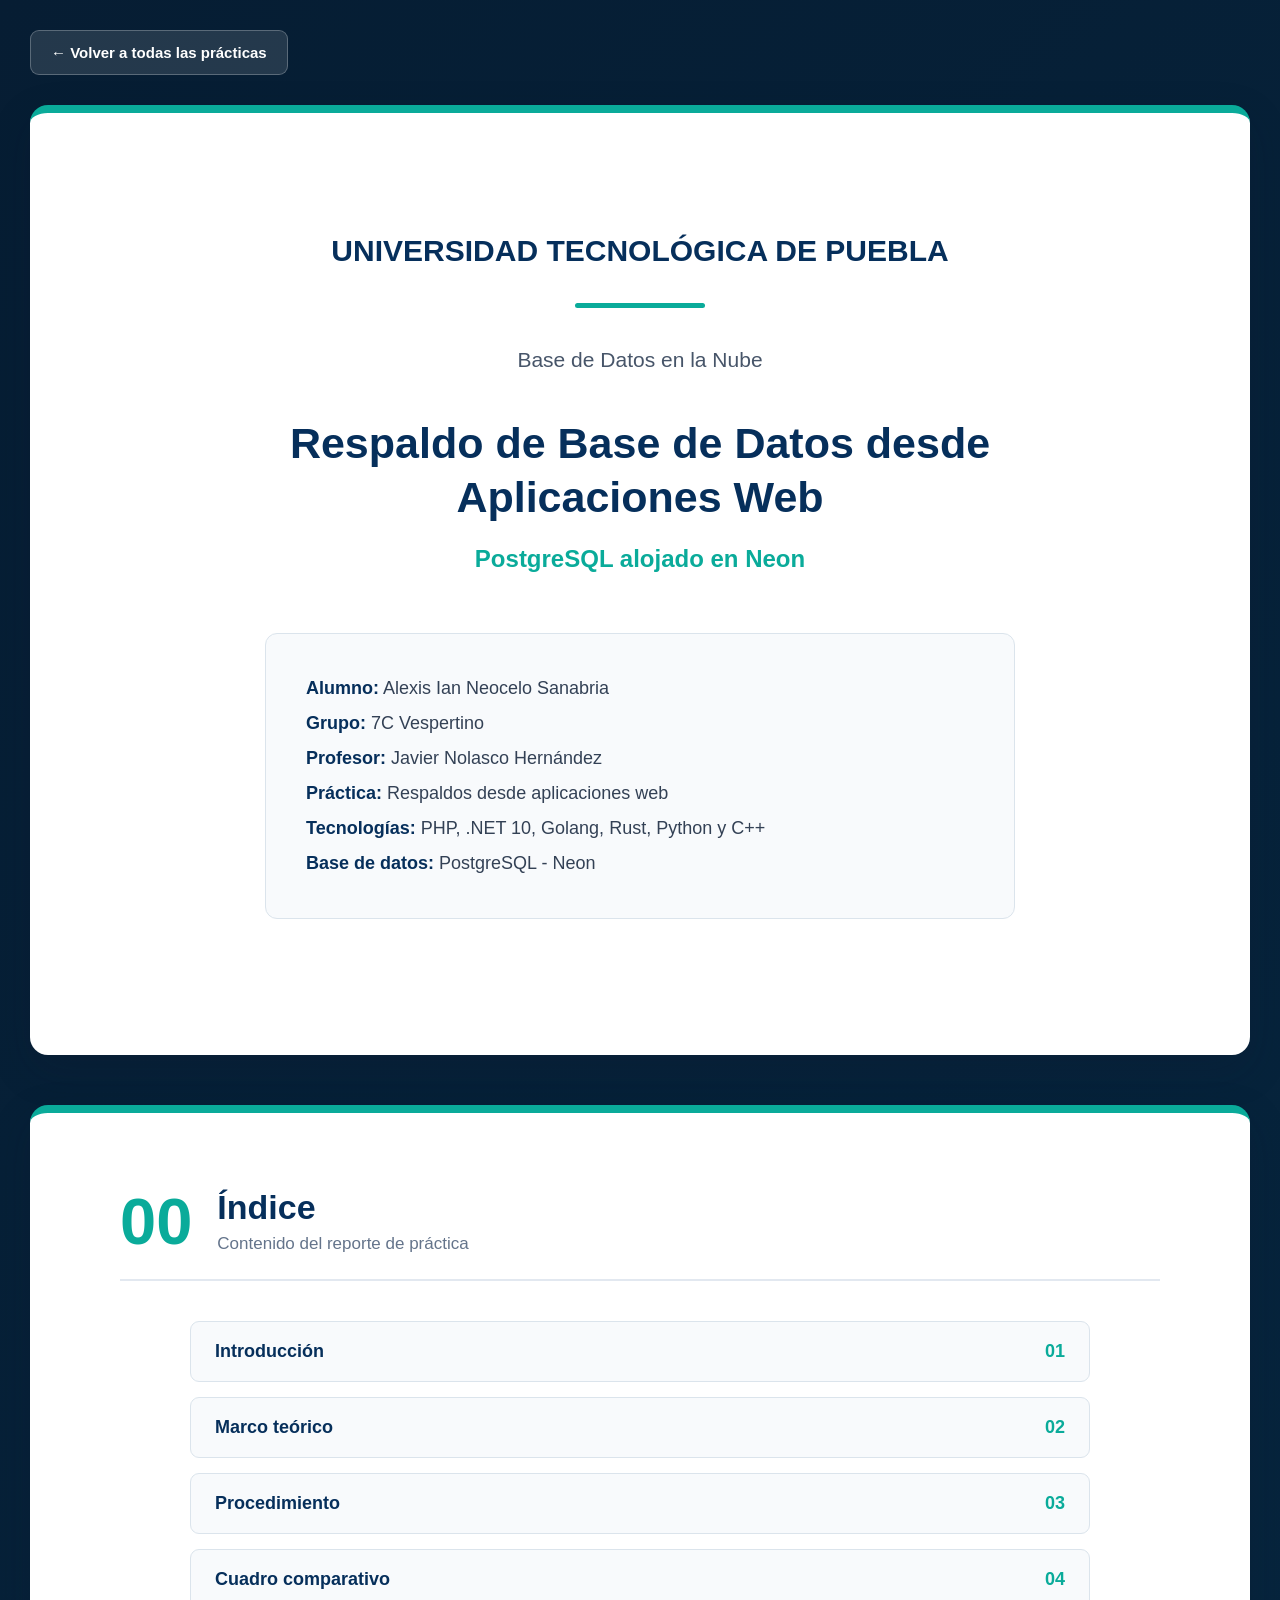
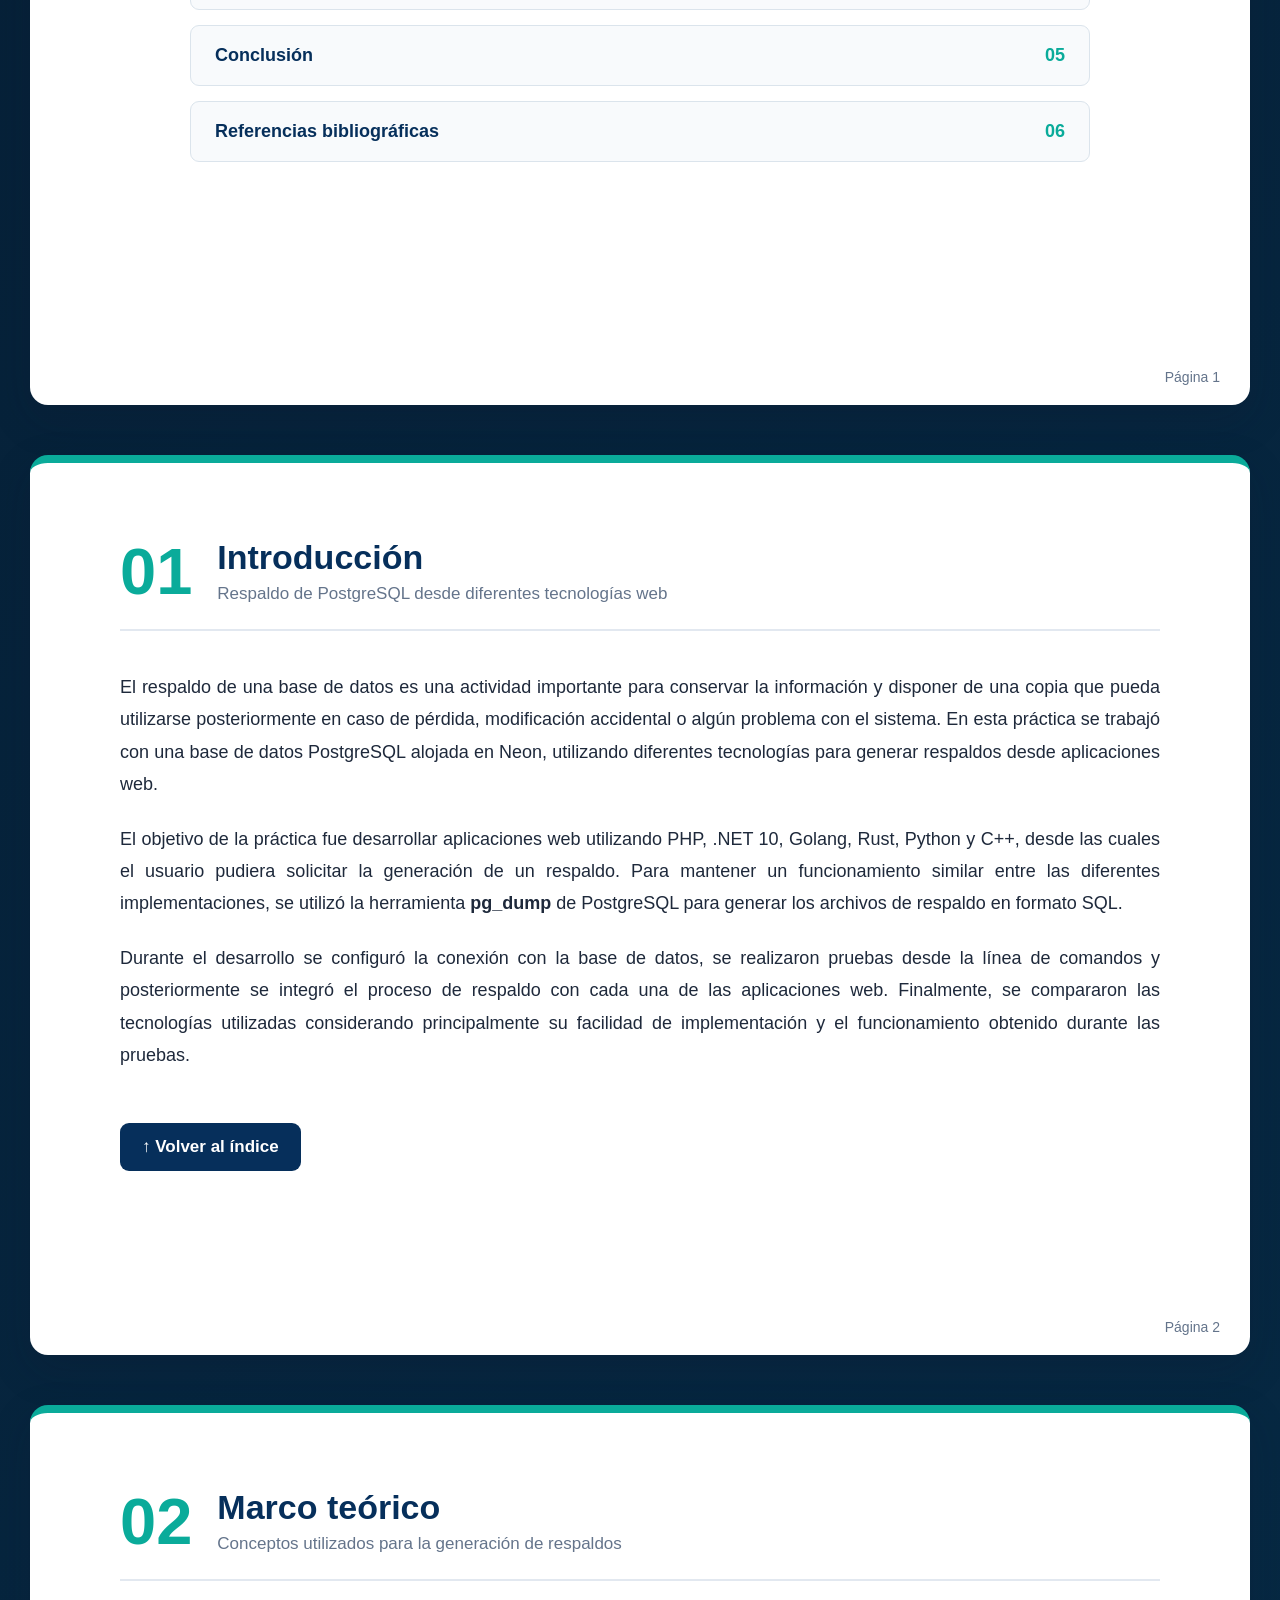
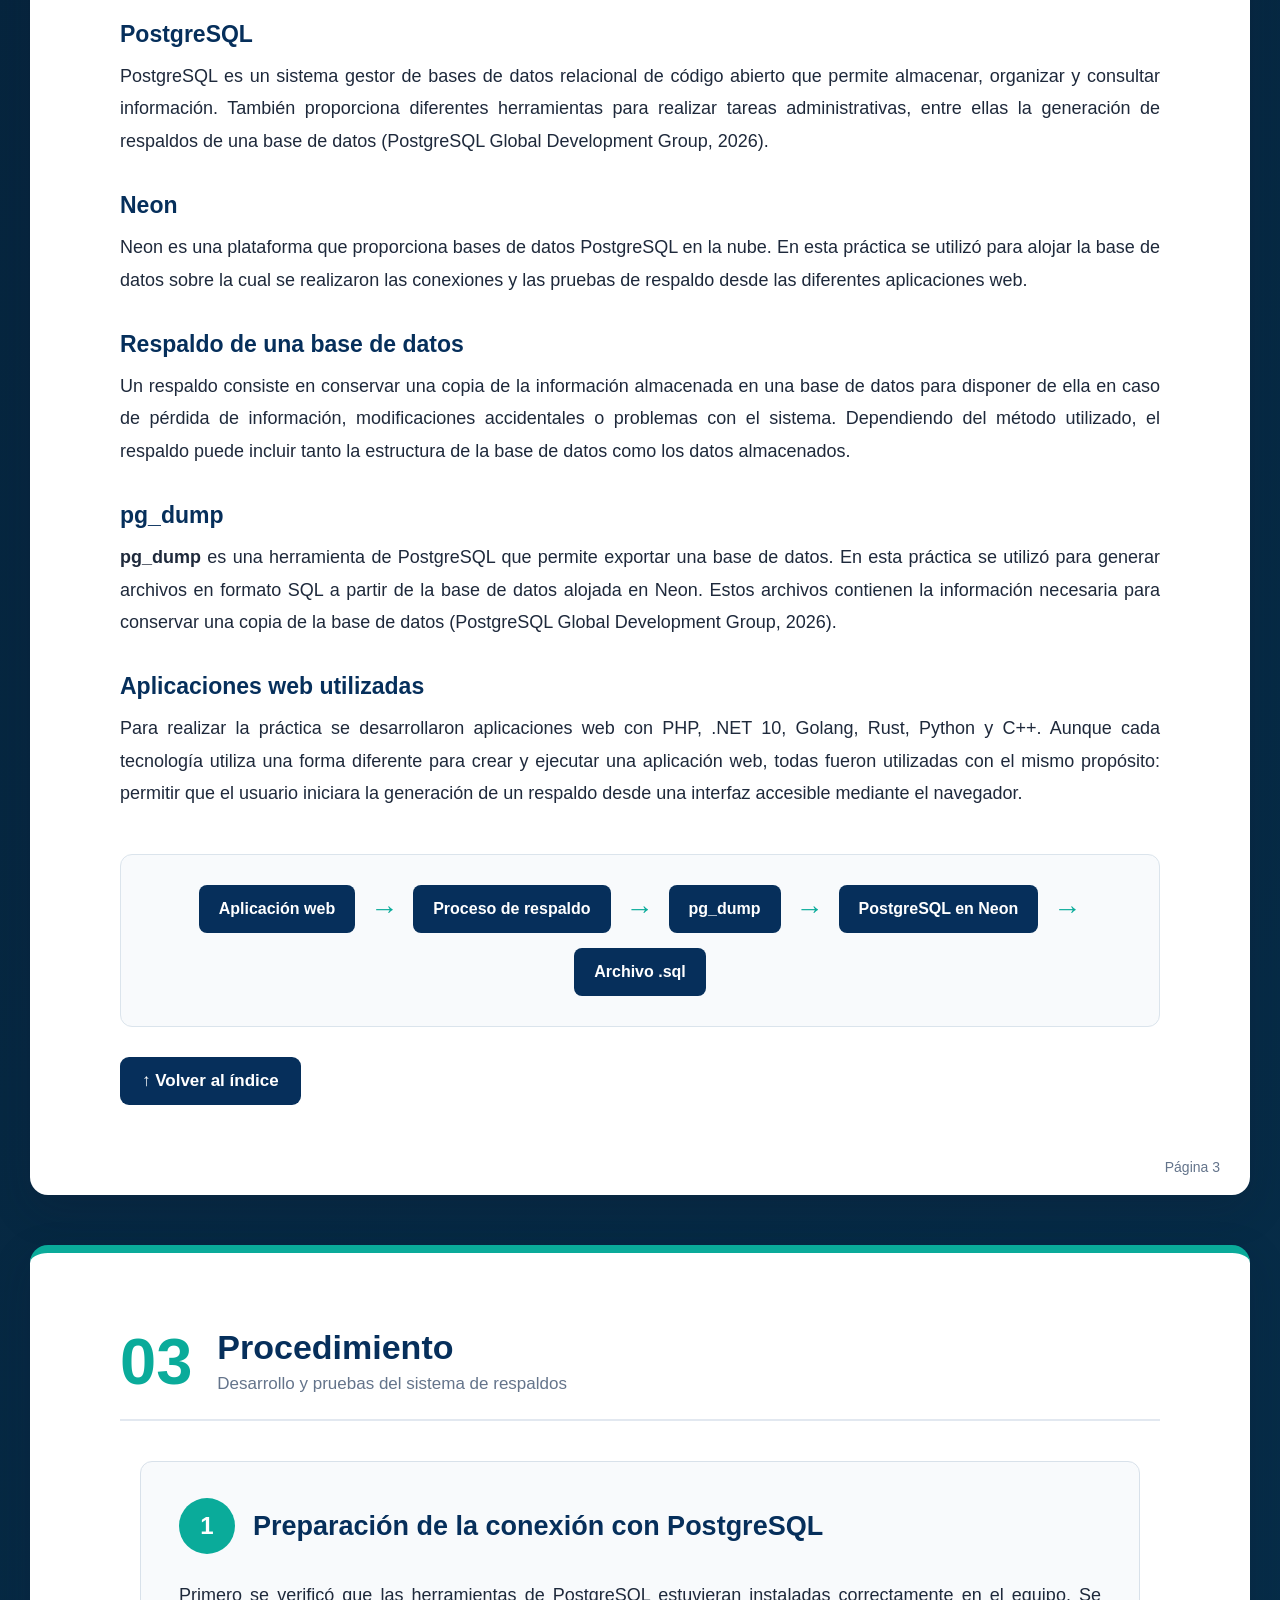
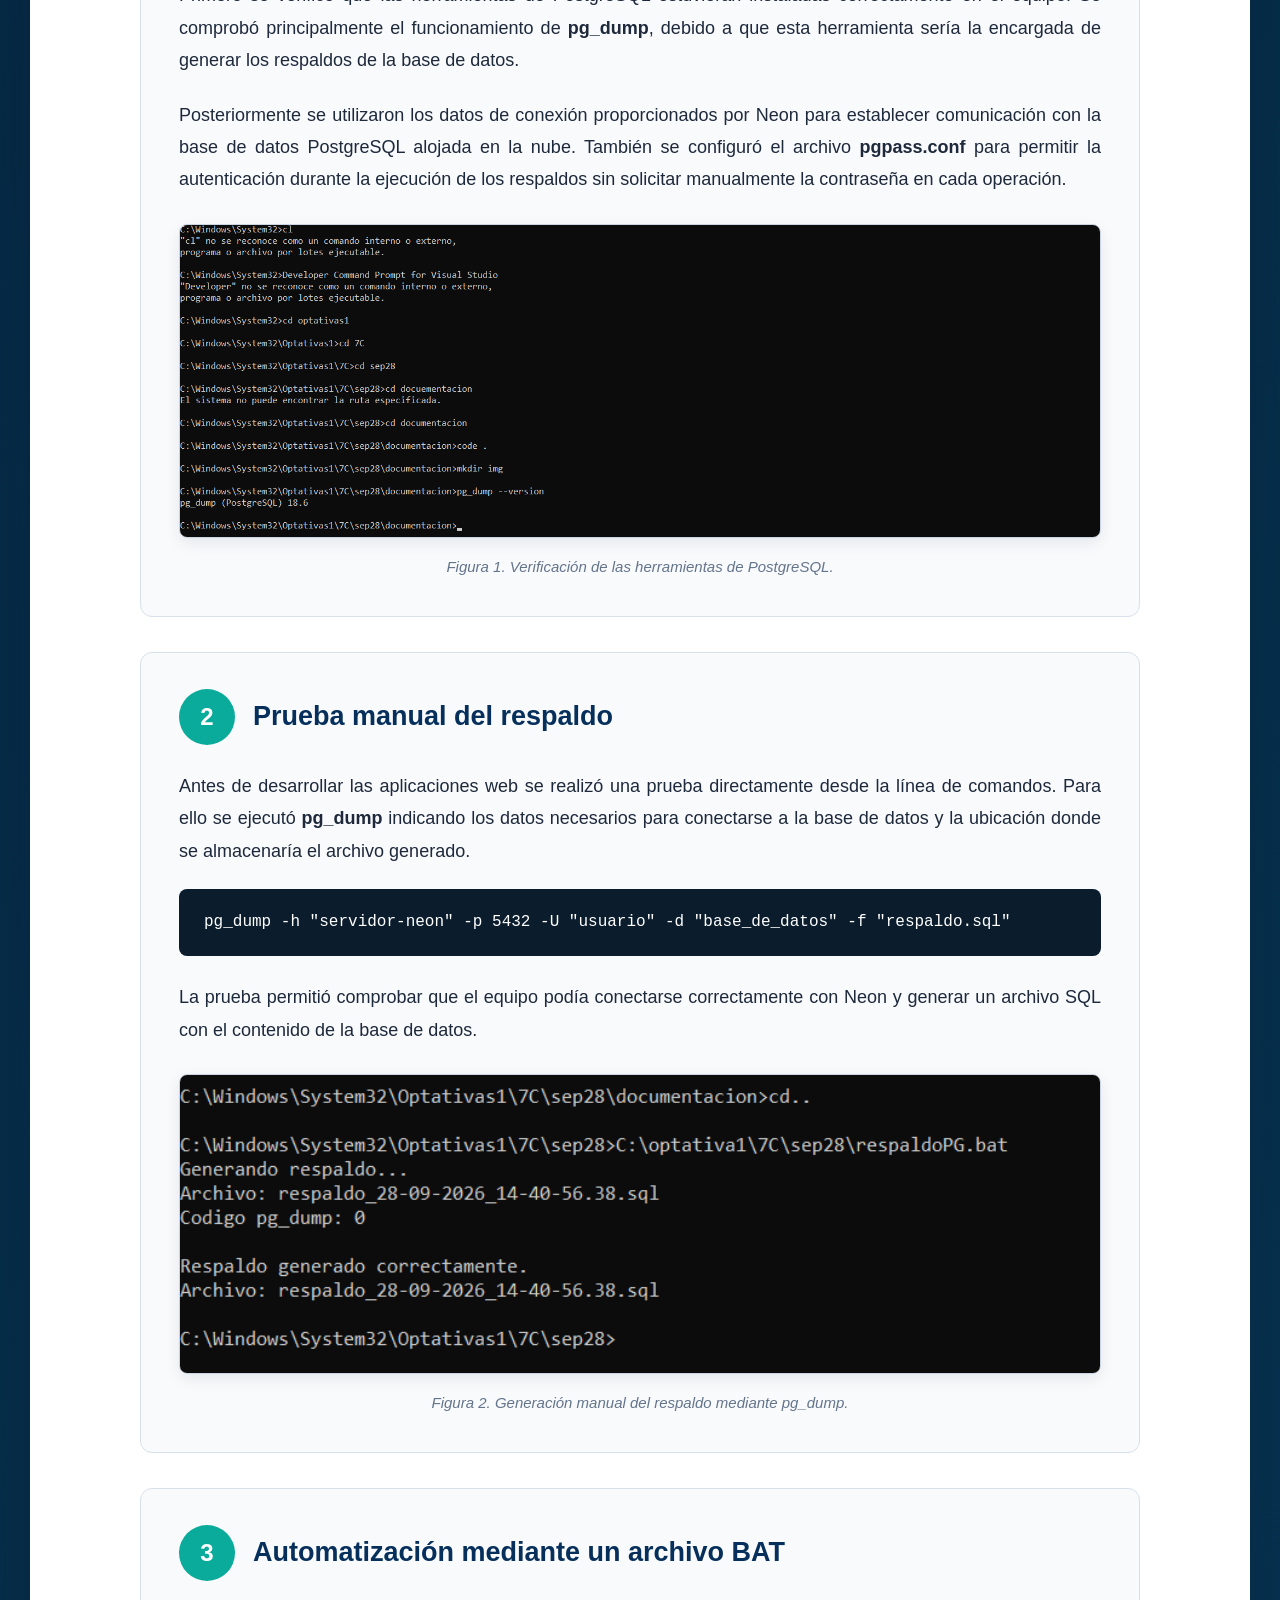
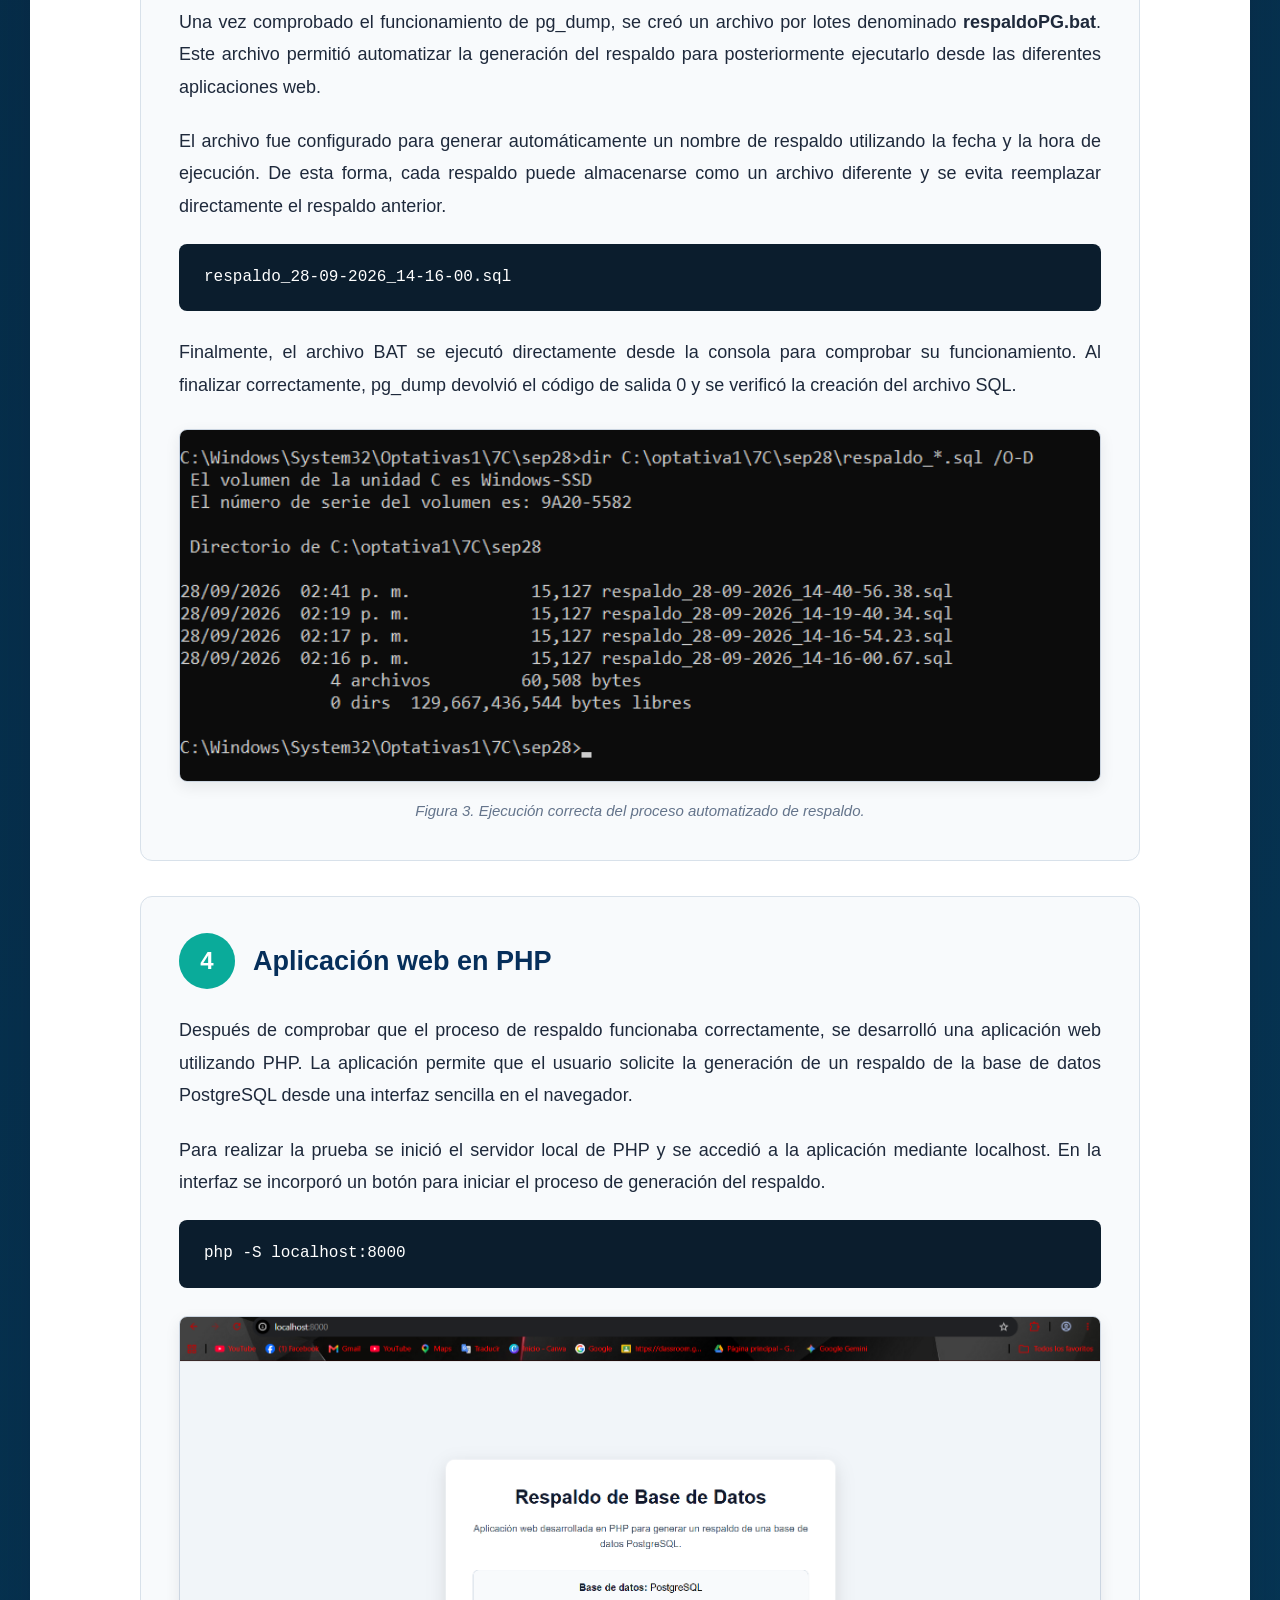
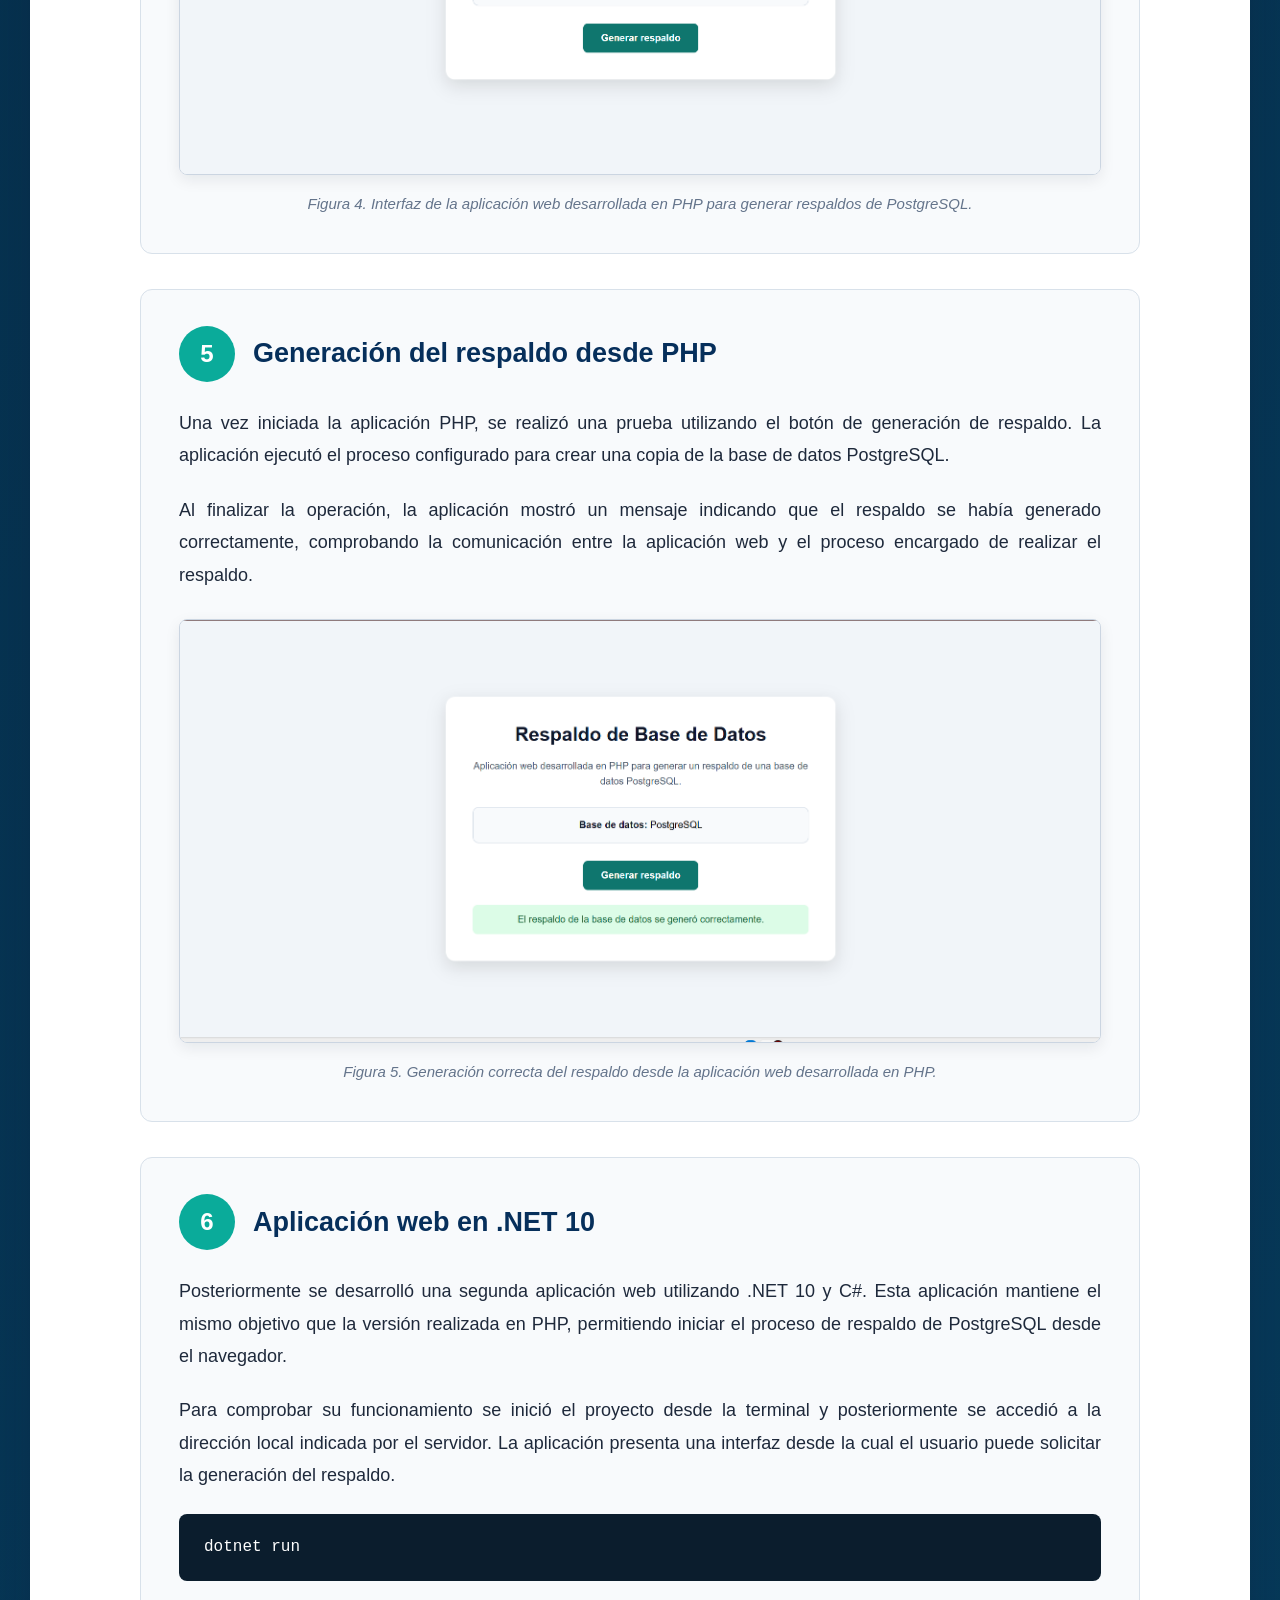
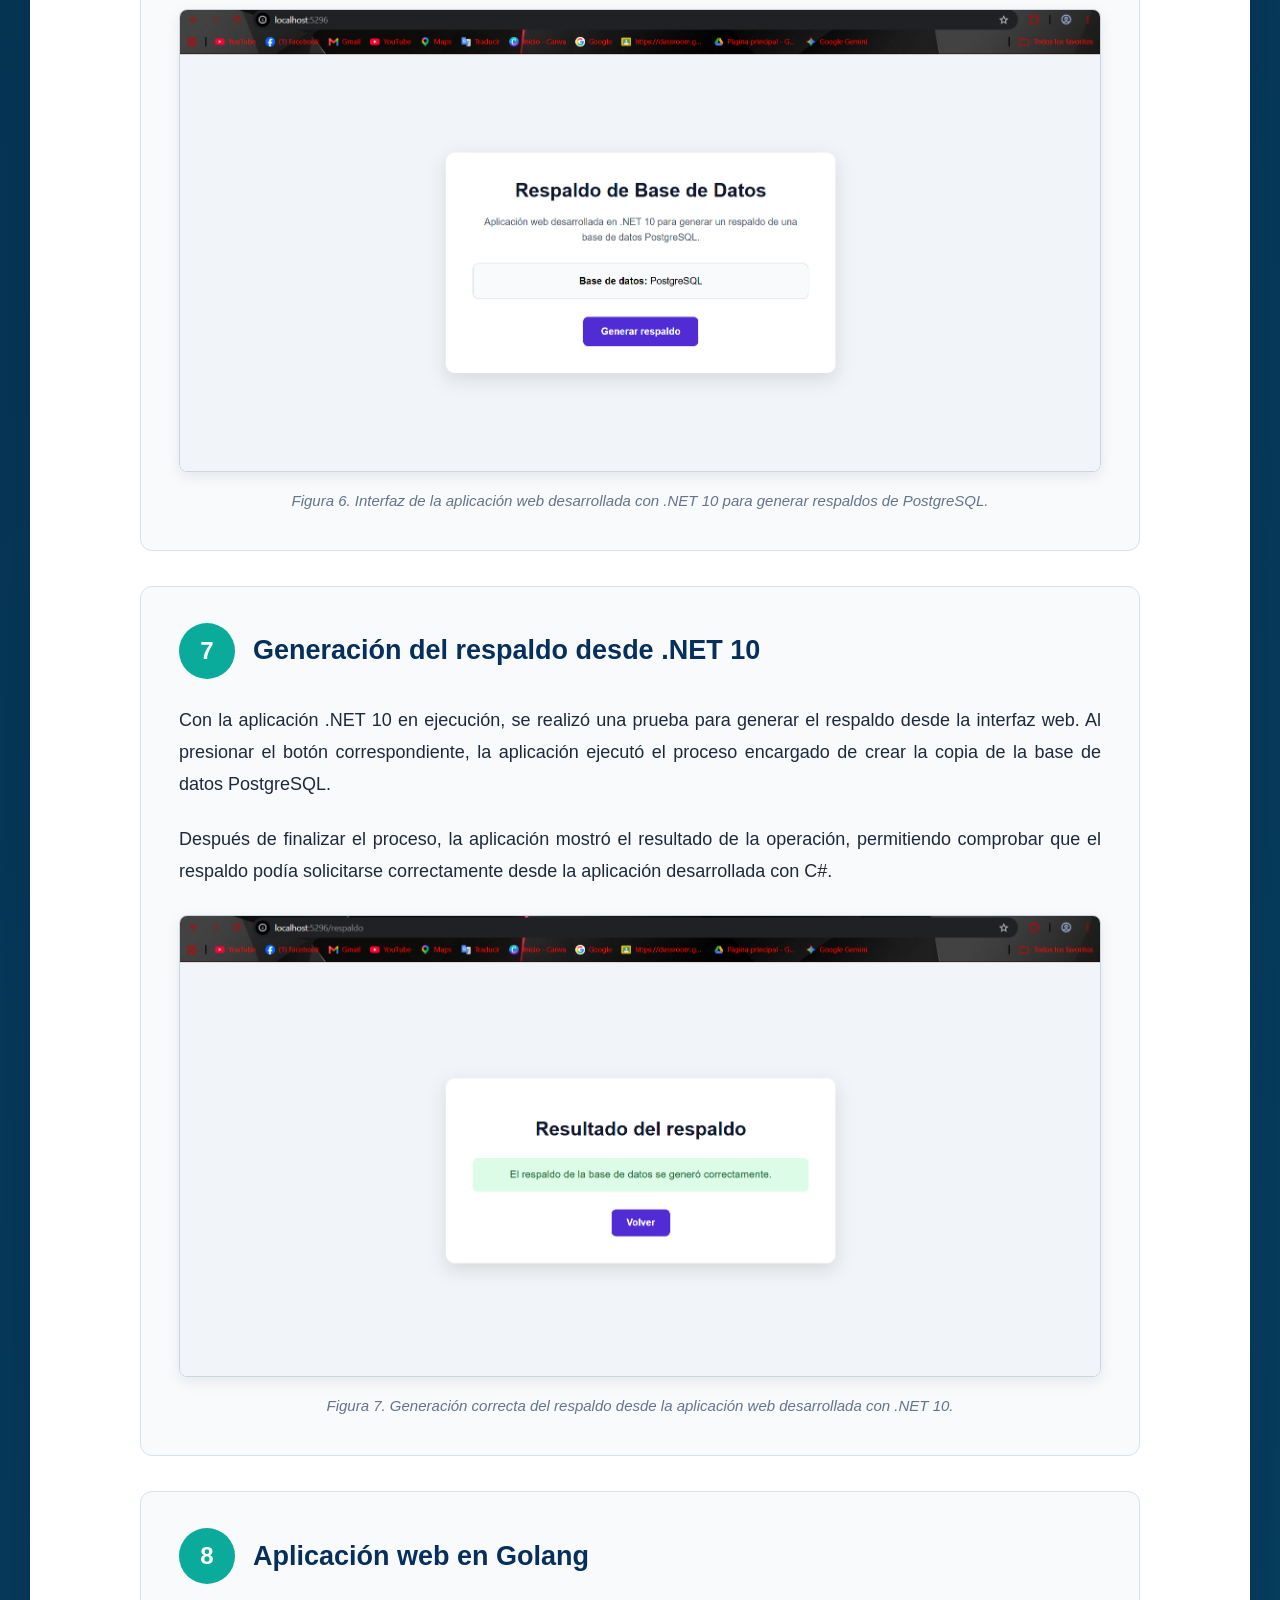
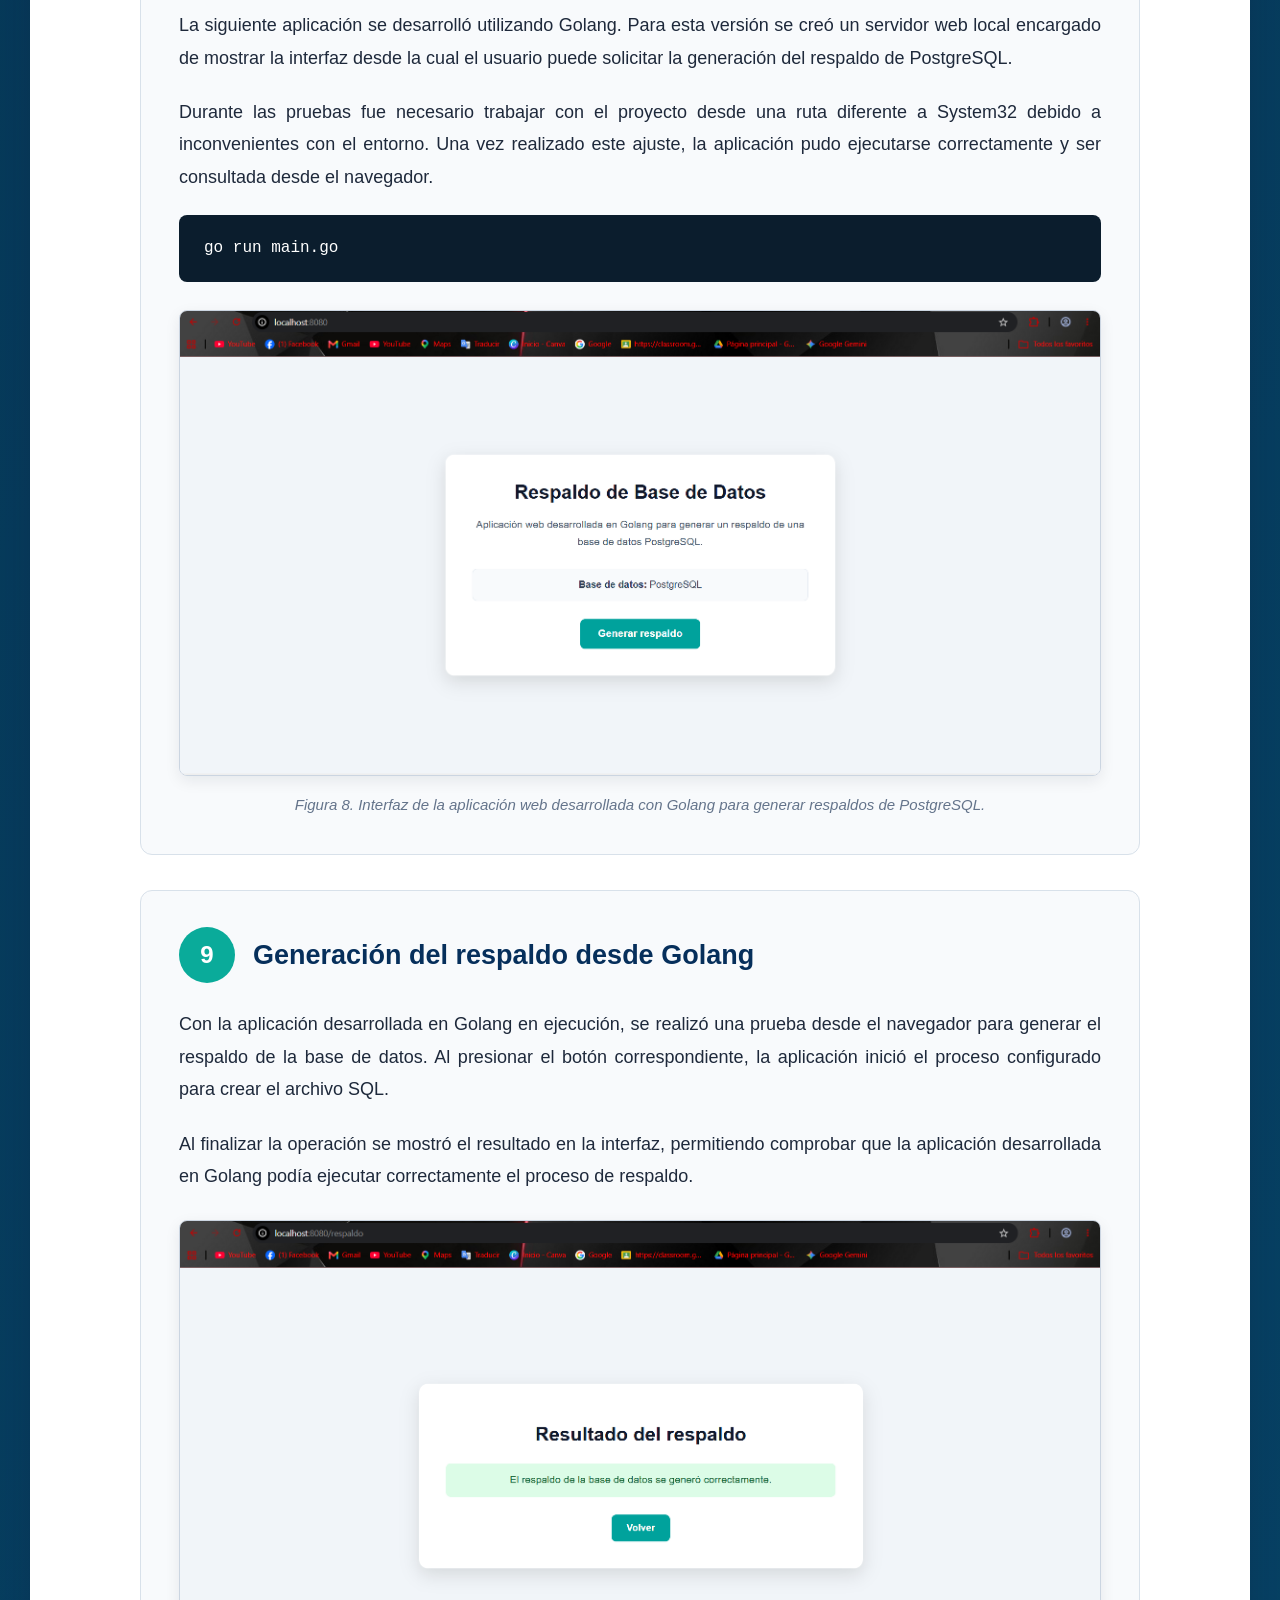
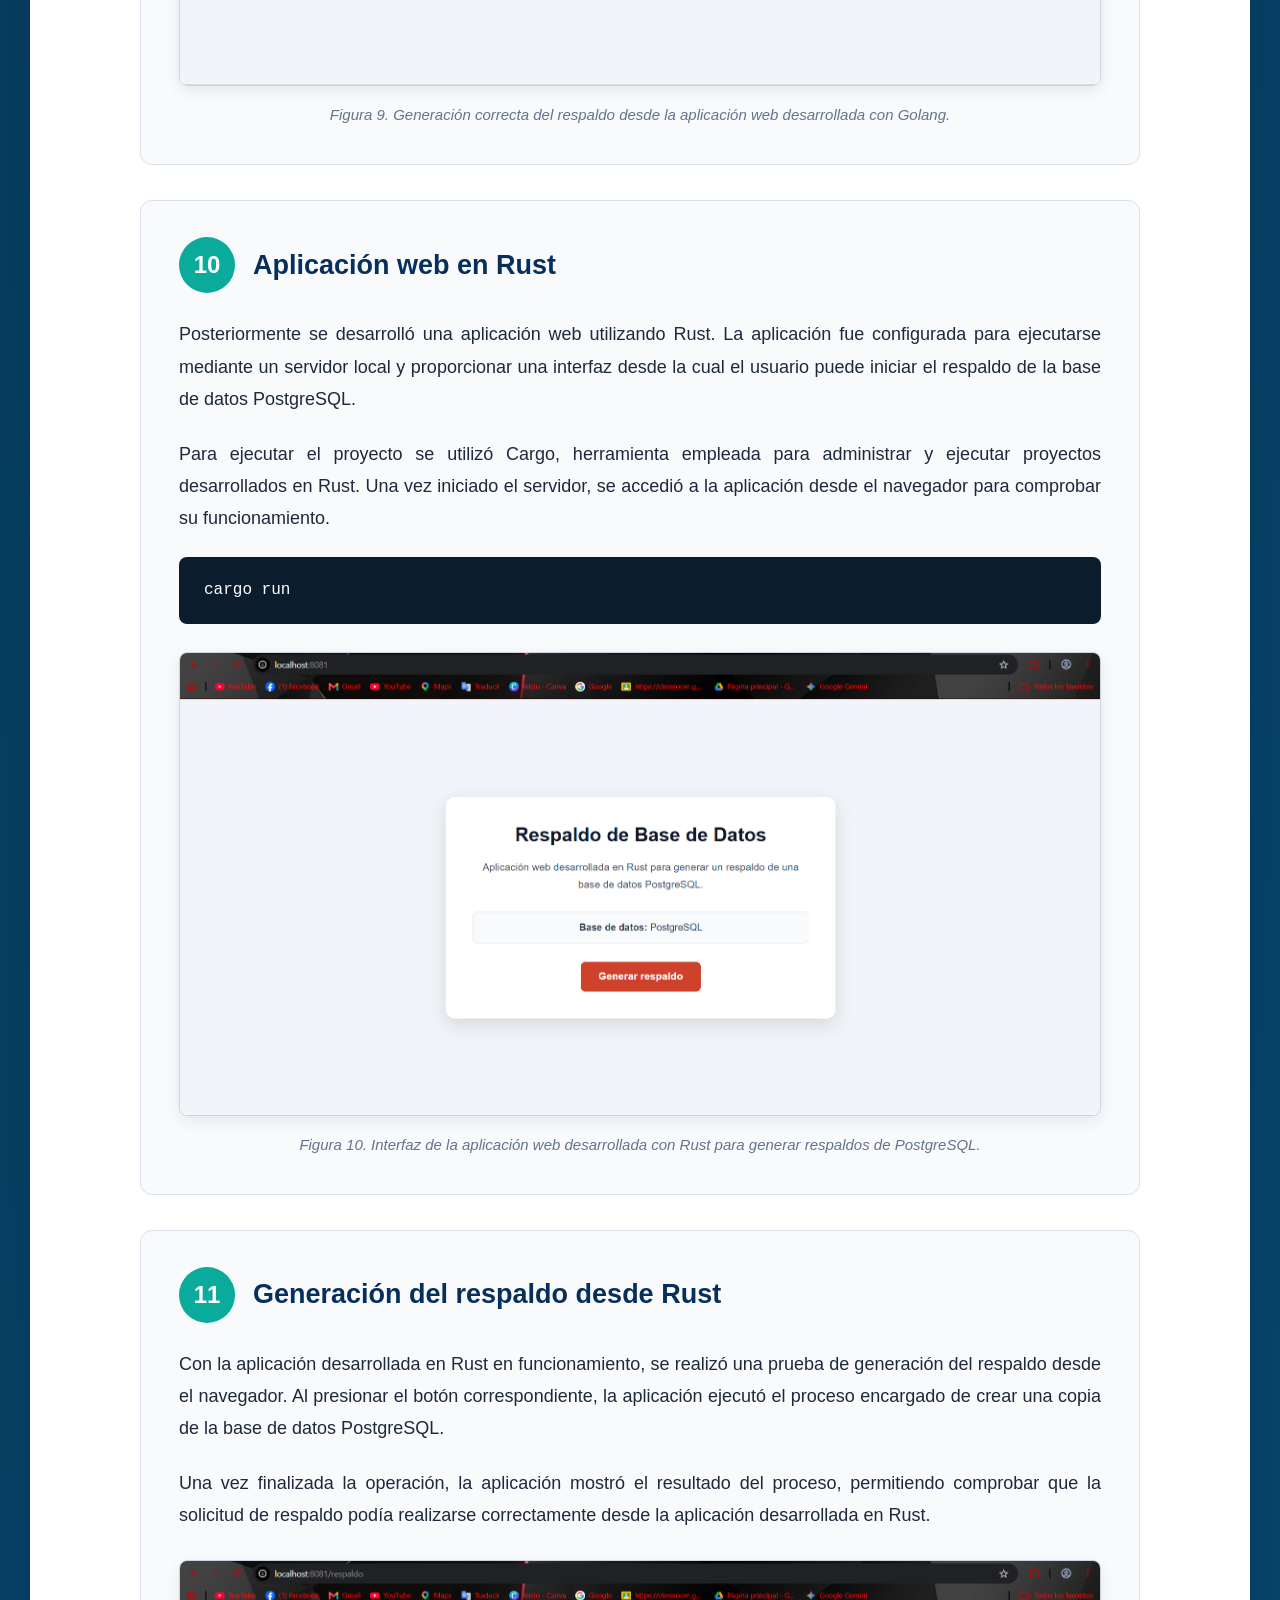
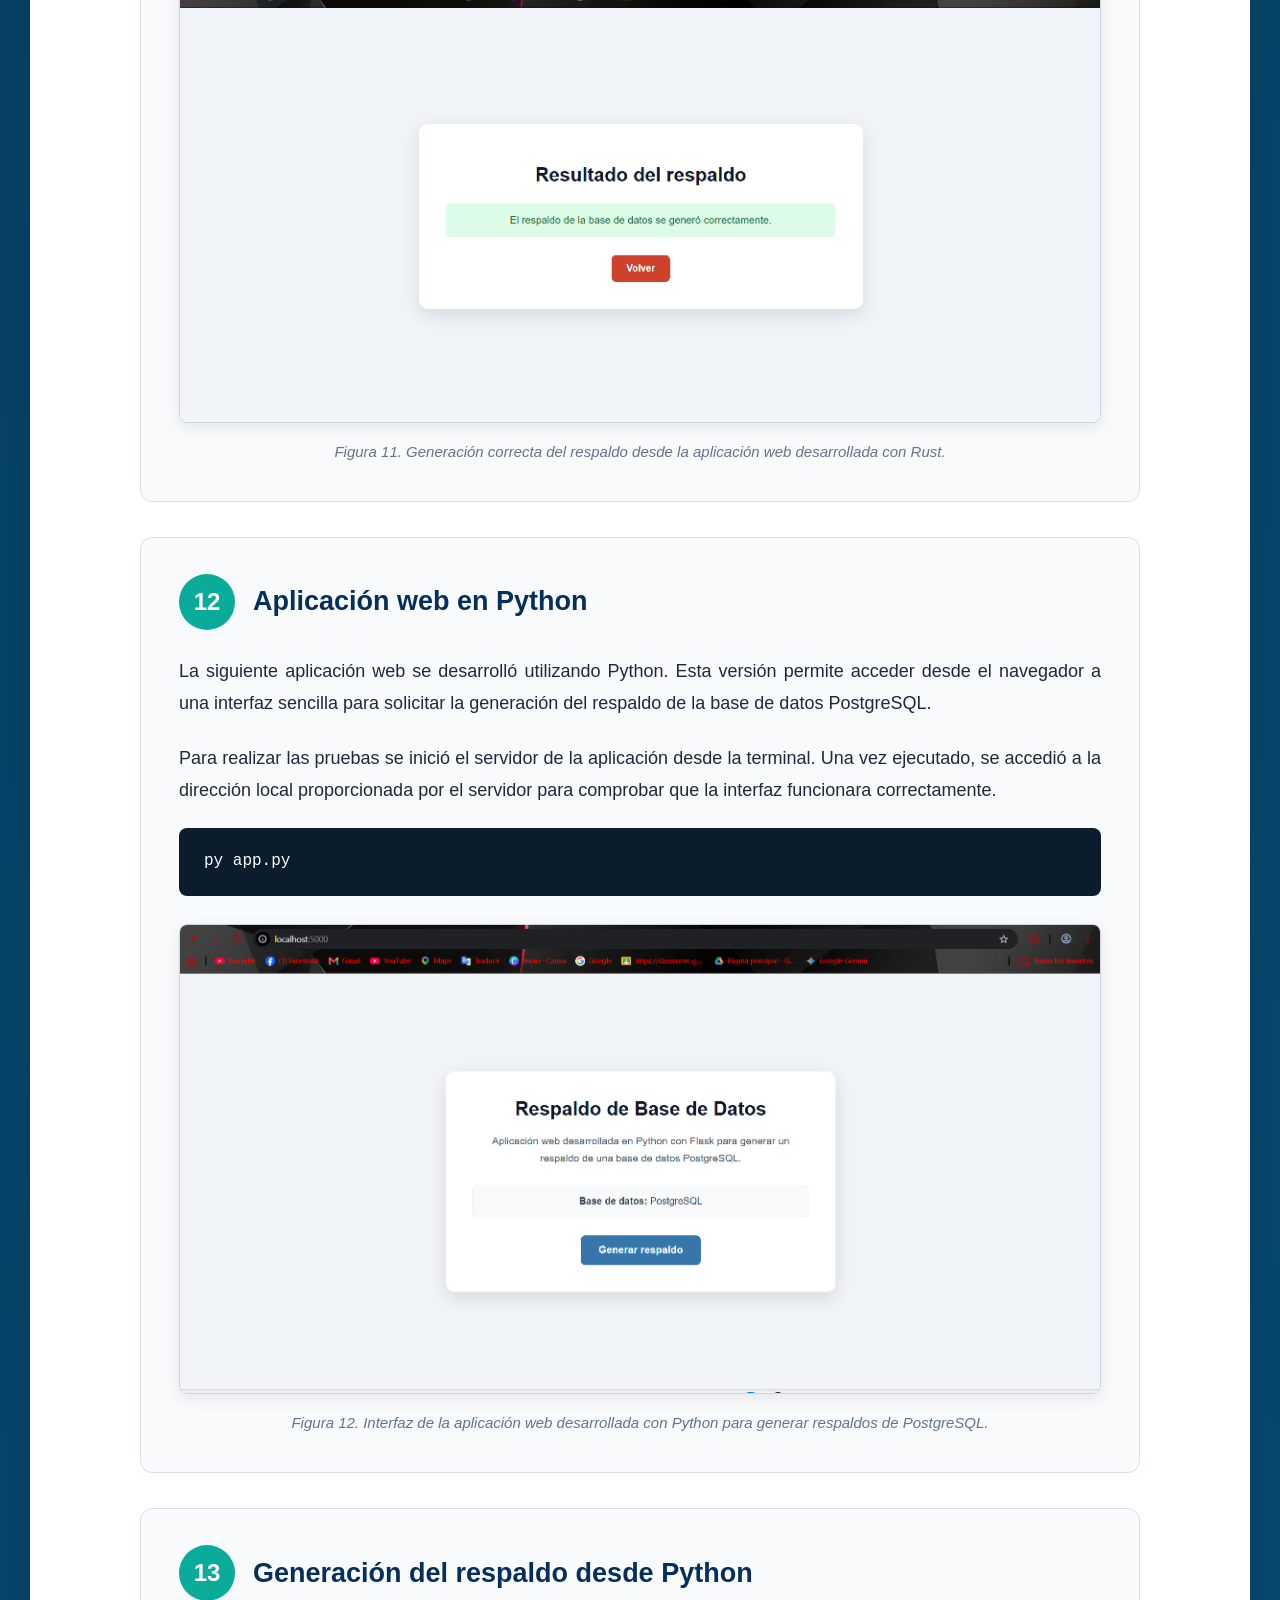
<file: practica28sep/index.html>
<!DOCTYPE html>
<html lang="es">

<head>


    <meta charset="UTF-8">

    <meta name="viewport"
          content="width=device-width, initial-scale=1.0">

    <title>
        Reporte - Respaldo de Base de Datos desde Aplicaciones Web
    </title>

    <link rel="stylesheet" href="estilos.css">

</head>


<body>

    <div class="barra-navegacion">
    <a href="../index.html" class="volver-practicas">
        ← Volver a todas las prácticas
    </a>
</div>



<section class="seccion portada" id="portada">

    <div class="universidad">
        Universidad Tecnológica de Puebla
    </div>

    <div class="linea-portada"></div>

    <div class="materia">
        Base de Datos en la Nube
    </div>


    <h1 class="titulo-practica">
        Respaldo de Base de Datos desde Aplicaciones Web
    </h1>

    <div class="subtitulo-practica">
        PostgreSQL alojado en Neon
    </div>


    <div class="datos-portada">

        <div class="dato">
            <strong>Alumno:</strong>
            Alexis Ian Neocelo Sanabria
        </div>

        <div class="dato">
            <strong>Grupo:</strong>
            7C Vespertino
        </div>

        <div class="dato">
            <strong>Profesor:</strong>
            Javier Nolasco Hernández
        </div>

        <div class="dato">
            <strong>Práctica:</strong>
            Respaldos desde aplicaciones web
        </div>

        <div class="dato">
            <strong>Tecnologías:</strong>
            PHP, .NET 10, Golang, Rust, Python y C++
        </div>

        <div class="dato">
            <strong>Base de datos:</strong>
            PostgreSQL - Neon
        </div>

    </div>

</section>



<section class="seccion" id="indice">

    <div class="encabezado">

        <div class="numero">
            00
        </div>

        <div class="encabezado-texto">

            <h2>
                Índice
            </h2>

            <p>
                Contenido del reporte de práctica
            </p>

        </div>

    </div>


    <div class="separador"></div>


    <div class="indice">

        <a href="#introduccion">

            Introducción

            <span>01</span>

        </a>


        <a href="#marco-teorico">

            Marco teórico

            <span>02</span>

        </a>


        <a href="#procedimiento">

            Procedimiento

            <span>03</span>

        </a>


        <a href="#comparacion">

            Cuadro comparativo

            <span>04</span>

        </a>


        <a href="#conclusion">

            Conclusión

            <span>05</span>

        </a>


        <a href="#referencias">

            Referencias bibliográficas

            <span>06</span>

        </a>

    </div>

    <span class="numero-pagina">Página 1</span>
</section>



<!-- =====================================================
     INTRODUCCION
===================================================== -->

<section class="seccion" id="introduccion">

    <div class="encabezado">

        <div class="numero">
            01
        </div>

        <div class="encabezado-texto">

            <h2>
                Introducción
            </h2>

            <p>
                Respaldo de PostgreSQL desde diferentes tecnologías web
            </p>

        </div>

    </div>


    <div class="separador"></div>


    <div class="contenido">

        <p>
            El respaldo de una base de datos es una actividad importante
            para conservar la información y disponer de una copia que pueda
            utilizarse posteriormente en caso de pérdida, modificación
            accidental o algún problema con el sistema. En esta práctica se
            trabajó con una base de datos PostgreSQL alojada en Neon,
            utilizando diferentes tecnologías para generar respaldos desde
            aplicaciones web.
        </p>

        <p>
            El objetivo de la práctica fue desarrollar aplicaciones web
            utilizando PHP, .NET 10, Golang, Rust, Python y C++, desde las
            cuales el usuario pudiera solicitar la generación de un respaldo.
            Para mantener un funcionamiento similar entre las diferentes
            implementaciones, se utilizó la herramienta
            <strong>pg_dump</strong> de PostgreSQL para generar los archivos
            de respaldo en formato SQL.
        </p>

        <p>
            Durante el desarrollo se configuró la conexión con la base de
            datos, se realizaron pruebas desde la línea de comandos y
            posteriormente se integró el proceso de respaldo con cada una de
            las aplicaciones web. Finalmente, se compararon las tecnologías
            utilizadas considerando principalmente su facilidad de
            implementación y el funcionamiento obtenido durante las pruebas.
        </p>

    </div>


    <a href="#indice" class="volver-indice">
        ↑ Volver al índice
    </a>

    <span class="numero-pagina">Página 2</span>
</section>



<section class="seccion" id="marco-teorico">

    <div class="encabezado">

        <div class="numero">
            02
        </div>

        <div class="encabezado-texto">

            <h2>
                Marco teórico
            </h2>

            <p>
                Conceptos utilizados para la generación de respaldos
            </p>

        </div>

    </div>


    <div class="separador"></div>


    <div class="contenido">

        <h3>PostgreSQL</h3>

        <p>
            PostgreSQL es un sistema gestor de bases de datos relacional
            de código abierto que permite almacenar, organizar y consultar
            información. También proporciona diferentes herramientas para
            realizar tareas administrativas, entre ellas la generación de
            respaldos de una base de datos (PostgreSQL Global Development
            Group, 2026).
        </p>


        <h3>Neon</h3>

        <p>
            Neon es una plataforma que proporciona bases de datos PostgreSQL
            en la nube. En esta práctica se utilizó para alojar la base de
            datos sobre la cual se realizaron las conexiones y las pruebas
            de respaldo desde las diferentes aplicaciones web.
        </p>


        <h3>Respaldo de una base de datos</h3>

        <p>
            Un respaldo consiste en conservar una copia de la información
            almacenada en una base de datos para disponer de ella en caso de
            pérdida de información, modificaciones accidentales o problemas
            con el sistema. Dependiendo del método utilizado, el respaldo
            puede incluir tanto la estructura de la base de datos como los
            datos almacenados.
        </p>


        <h3>pg_dump</h3>

        <p>
            <strong>pg_dump</strong> es una herramienta de PostgreSQL que
            permite exportar una base de datos. En esta práctica se utilizó
            para generar archivos en formato SQL a partir de la base de datos
            alojada en Neon. Estos archivos contienen la información necesaria
            para conservar una copia de la base de datos
            (PostgreSQL Global Development Group, 2026).
        </p>


        <h3>Aplicaciones web utilizadas</h3>

        <p>
            Para realizar la práctica se desarrollaron aplicaciones web con
            PHP, .NET 10, Golang, Rust, Python y C++. Aunque cada tecnología
            utiliza una forma diferente para crear y ejecutar una aplicación
            web, todas fueron utilizadas con el mismo propósito: permitir que
            el usuario iniciara la generación de un respaldo desde una
            interfaz accesible mediante el navegador.
        </p>


        <div class="flujo-respaldo">

            <div>
                Aplicación web
            </div>

            <span>→</span>

            <div>
                Proceso de respaldo
            </div>

            <span>→</span>

            <div>
                pg_dump
            </div>

            <span>→</span>

            <div>
                PostgreSQL en Neon
            </div>

            <span>→</span>

            <div>
                Archivo .sql
            </div>

        </div>

    </div>


    <a href="#indice" class="volver-indice">
        ↑ Volver al índice
    </a>

    <span class="numero-pagina">Página 3</span>
</section>



<section class="seccion" id="procedimiento">

    <div class="encabezado">

        <div class="numero">
            03
        </div>

        <div class="encabezado-texto">

            <h2>
                Procedimiento
            </h2>

            <p>
                Desarrollo y pruebas del sistema de respaldos
            </p>

        </div>

    </div>


    <div class="separador"></div>


    <div class="contenido">

        <!-- PASO 1 -->

        <div class="paso">

            <div class="titulo-paso">

                <span>1</span>

                <h3>
                    Preparación de la conexión con PostgreSQL
                </h3>

            </div>

            <p>
                Primero se verificó que las herramientas de PostgreSQL
                estuvieran instaladas correctamente en el equipo. Se comprobó
                principalmente el funcionamiento de <strong>pg_dump</strong>,
                debido a que esta herramienta sería la encargada de generar
                los respaldos de la base de datos.
            </p>

            <p>
                Posteriormente se utilizaron los datos de conexión
                proporcionados por Neon para establecer comunicación con la
                base de datos PostgreSQL alojada en la nube. También se
                configuró el archivo <strong>pgpass.conf</strong> para
                permitir la autenticación durante la ejecución de los
                respaldos sin solicitar manualmente la contraseña en cada
                operación.
            </p>

            <div class="captura">

                <img src="img/captura1.png"
                     alt="Verificación de PostgreSQL y pg_dump">

                <p>
                    Figura 1. Verificación de las herramientas de PostgreSQL.
                </p>

            </div>

        </div>


        <!-- PASO 2 -->

        <div class="paso">

            <div class="titulo-paso">

                <span>2</span>

                <h3>
                    Prueba manual del respaldo
                </h3>

            </div>

            <p>
                Antes de desarrollar las aplicaciones web se realizó una
                prueba directamente desde la línea de comandos. Para ello se
                ejecutó <strong>pg_dump</strong> indicando los datos
                necesarios para conectarse a la base de datos y la ubicación
                donde se almacenaría el archivo generado.
            </p>

            <div class="comando">

                <code>
                    pg_dump -h "servidor-neon" -p 5432
                    -U "usuario" -d "base_de_datos"
                    -f "respaldo.sql"
                </code>

            </div>

            <p>
                La prueba permitió comprobar que el equipo podía conectarse
                correctamente con Neon y generar un archivo SQL con el
                contenido de la base de datos.
            </p>

            <div class="captura">

                <img src="img/captura2.png"
                     alt="Prueba manual del respaldo">

                <p>
                    Figura 2. Generación manual del respaldo mediante pg_dump.
                </p>

            </div>

        </div>


        <!-- PASO 3 -->

        <div class="paso">

            <div class="titulo-paso">

                <span>3</span>

                <h3>
                    Automatización mediante un archivo BAT
                </h3>

            </div>

            <p>
                Una vez comprobado el funcionamiento de pg_dump, se creó un
                archivo por lotes denominado
                <strong>respaldoPG.bat</strong>. Este archivo permitió
                automatizar la generación del respaldo para posteriormente
                ejecutarlo desde las diferentes aplicaciones web.
            </p>

            <p>
                El archivo fue configurado para generar automáticamente un
                nombre de respaldo utilizando la fecha y la hora de ejecución.
                De esta forma, cada respaldo puede almacenarse como un archivo
                diferente y se evita reemplazar directamente el respaldo
                anterior.
            </p>

            <div class="comando">

                <code>
                    respaldo_28-09-2026_14-16-00.sql
                </code>

            </div>

            <p>
                Finalmente, el archivo BAT se ejecutó directamente desde la
                consola para comprobar su funcionamiento. Al finalizar
                correctamente, pg_dump devolvió el código de salida 0 y se
                verificó la creación del archivo SQL.
            </p>

            <div class="captura">

                <img src="img/captura3.png"
                     alt="Ejecución correcta del archivo BAT">

                <p>
                    Figura 3. Ejecución correcta del proceso automatizado de
                    respaldo.
                </p>

            </div>

        </div>

    </div>

    <!-- PASO 4 -->

<div class="paso">

    <div class="titulo-paso">

        <span>4</span>

        <h3>
            Aplicación web en PHP
        </h3>

    </div>

    <p>
        Después de comprobar que el proceso de respaldo funcionaba
        correctamente, se desarrolló una aplicación web utilizando PHP.
        La aplicación permite que el usuario solicite la generación de
        un respaldo de la base de datos PostgreSQL desde una interfaz
        sencilla en el navegador.
    </p>

    <p>
        Para realizar la prueba se inició el servidor local de PHP y se
        accedió a la aplicación mediante localhost. En la interfaz se
        incorporó un botón para iniciar el proceso de generación del
        respaldo.
    </p>

    <div class="comando">
        <code>php -S localhost:8000</code>
    </div>


    <!-- CAPTURA 4 -->

    <div class="captura">

        <img src="img/captura4.png"
             alt="Aplicación web desarrollada en PHP">

        <p>
            Figura 4. Interfaz de la aplicación web desarrollada en PHP
            para generar respaldos de PostgreSQL.
        </p>

    </div>

</div>

<!-- PASO 5 -->

<div class="paso">

    <div class="titulo-paso">

        <span>5</span>

        <h3>
            Generación del respaldo desde PHP
        </h3>

    </div>

    <p>
        Una vez iniciada la aplicación PHP, se realizó una prueba utilizando
        el botón de generación de respaldo. La aplicación ejecutó el proceso
        configurado para crear una copia de la base de datos PostgreSQL.
    </p>

    <p>
        Al finalizar la operación, la aplicación mostró un mensaje indicando
        que el respaldo se había generado correctamente, comprobando la
        comunicación entre la aplicación web y el proceso encargado de
        realizar el respaldo.
    </p>


    <!-- CAPTURA 5 -->

    <div class="captura">

        <img src="img/captura5.png"
             alt="Respaldo generado desde PHP">

        <p>
            Figura 5. Generación correcta del respaldo desde la aplicación
            web desarrollada en PHP.
        </p>

    </div>

</div>

<!-- PASO 6 -->

<div class="paso">

    <div class="titulo-paso">

        <span>6</span>

        <h3>
            Aplicación web en .NET 10
        </h3>

    </div>

    <p>
        Posteriormente se desarrolló una segunda aplicación web utilizando
        .NET 10 y C#. Esta aplicación mantiene el mismo objetivo que la
        versión realizada en PHP, permitiendo iniciar el proceso de respaldo
        de PostgreSQL desde el navegador.
    </p>

    <p>
        Para comprobar su funcionamiento se inició el proyecto desde la
        terminal y posteriormente se accedió a la dirección local indicada
        por el servidor. La aplicación presenta una interfaz desde la cual
        el usuario puede solicitar la generación del respaldo.
    </p>

    <div class="comando">
        <code>dotnet run</code>
    </div>


    <!-- CAPTURA 6 -->

    <div class="captura">

        <img src="img/captura6.png"
             alt="Aplicación web desarrollada en .NET 10">

        <p>
            Figura 6. Interfaz de la aplicación web desarrollada
            con .NET 10 para generar respaldos de PostgreSQL.
        </p>

    </div>

</div>

<!-- PASO 7 -->

<div class="paso">

    <div class="titulo-paso">

        <span>7</span>

        <h3>
            Generación del respaldo desde .NET 10
        </h3>

    </div>

    <p>
        Con la aplicación .NET 10 en ejecución, se realizó una prueba
        para generar el respaldo desde la interfaz web. Al presionar el
        botón correspondiente, la aplicación ejecutó el proceso encargado
        de crear la copia de la base de datos PostgreSQL.
    </p>

    <p>
        Después de finalizar el proceso, la aplicación mostró el resultado
        de la operación, permitiendo comprobar que el respaldo podía
        solicitarse correctamente desde la aplicación desarrollada con C#.
    </p>


    <!-- CAPTURA 7 -->

    <div class="captura">

        <img src="img/captura7.png"
             alt="Respaldo generado desde .NET 10">

        <p>
            Figura 7. Generación correcta del respaldo desde la aplicación
            web desarrollada con .NET 10.
        </p>

    </div>

</div>

<!-- PASO 8 -->

<div class="paso">

    <div class="titulo-paso">

        <span>8</span>

        <h3>
            Aplicación web en Golang
        </h3>

    </div>

    <p>
        La siguiente aplicación se desarrolló utilizando Golang. Para esta
        versión se creó un servidor web local encargado de mostrar la
        interfaz desde la cual el usuario puede solicitar la generación
        del respaldo de PostgreSQL.
    </p>

    <p>
        Durante las pruebas fue necesario trabajar con el proyecto desde
        una ruta diferente a System32 debido a inconvenientes con el entorno.
        Una vez realizado este ajuste, la aplicación pudo ejecutarse
        correctamente y ser consultada desde el navegador.
    </p>

    <div class="comando">
        <code>go run main.go</code>
    </div>


    <!-- CAPTURA 8 -->

    <div class="captura">

        <img src="img/captura8.png"
             alt="Aplicación web desarrollada en Golang">

        <p>
            Figura 8. Interfaz de la aplicación web desarrollada
            con Golang para generar respaldos de PostgreSQL.
        </p>

    </div>

</div>

<!-- PASO 9 -->

<div class="paso">

    <div class="titulo-paso">

        <span>9</span>

        <h3>
            Generación del respaldo desde Golang
        </h3>

    </div>

    <p>
        Con la aplicación desarrollada en Golang en ejecución, se realizó
        una prueba desde el navegador para generar el respaldo de la base
        de datos. Al presionar el botón correspondiente, la aplicación
        inició el proceso configurado para crear el archivo SQL.
    </p>

    <p>
        Al finalizar la operación se mostró el resultado en la interfaz,
        permitiendo comprobar que la aplicación desarrollada en Golang
        podía ejecutar correctamente el proceso de respaldo.
    </p>


    <!-- CAPTURA 9 -->

    <div class="captura">

        <img src="img/captura9.png"
             alt="Respaldo generado desde Golang">

        <p>
            Figura 9. Generación correcta del respaldo desde la aplicación
            web desarrollada con Golang.
        </p>

    </div>

</div>

<!-- PASO 10 -->

<div class="paso">

    <div class="titulo-paso">

        <span>10</span>

        <h3>
            Aplicación web en Rust
        </h3>

    </div>

    <p>
        Posteriormente se desarrolló una aplicación web utilizando Rust.
        La aplicación fue configurada para ejecutarse mediante un servidor
        local y proporcionar una interfaz desde la cual el usuario puede
        iniciar el respaldo de la base de datos PostgreSQL.
    </p>

    <p>
        Para ejecutar el proyecto se utilizó Cargo, herramienta empleada
        para administrar y ejecutar proyectos desarrollados en Rust.
        Una vez iniciado el servidor, se accedió a la aplicación desde
        el navegador para comprobar su funcionamiento.
    </p>

    <div class="comando">
        <code>cargo run</code>
    </div>


    <!-- CAPTURA 10 -->

    <div class="captura">

        <img src="img/captura10.png"
             alt="Aplicación web desarrollada en Rust">

        <p>
            Figura 10. Interfaz de la aplicación web desarrollada
            con Rust para generar respaldos de PostgreSQL.
        </p>

    </div>

</div>

<!-- PASO 11 -->

<div class="paso">

    <div class="titulo-paso">

        <span>11</span>

        <h3>
            Generación del respaldo desde Rust
        </h3>

    </div>

    <p>
        Con la aplicación desarrollada en Rust en funcionamiento, se realizó
        una prueba de generación del respaldo desde el navegador. Al presionar
        el botón correspondiente, la aplicación ejecutó el proceso encargado
        de crear una copia de la base de datos PostgreSQL.
    </p>

    <p>
        Una vez finalizada la operación, la aplicación mostró el resultado
        del proceso, permitiendo comprobar que la solicitud de respaldo
        podía realizarse correctamente desde la aplicación desarrollada
        en Rust.
    </p>


    <!-- CAPTURA 11 -->

    <div class="captura">

        <img src="img/captura11.png"
             alt="Respaldo generado desde Rust">

        <p>
            Figura 11. Generación correcta del respaldo desde la aplicación
            web desarrollada con Rust.
        </p>

    </div>

</div>

<!-- PASO 12 -->

<div class="paso">

    <div class="titulo-paso">

        <span>12</span>

        <h3>
            Aplicación web en Python
        </h3>

    </div>

    <p>
        La siguiente aplicación web se desarrolló utilizando Python.
        Esta versión permite acceder desde el navegador a una interfaz
        sencilla para solicitar la generación del respaldo de la base
        de datos PostgreSQL.
    </p>

    <p>
        Para realizar las pruebas se inició el servidor de la aplicación
        desde la terminal. Una vez ejecutado, se accedió a la dirección
        local proporcionada por el servidor para comprobar que la interfaz
        funcionara correctamente.
    </p>

    <div class="comando">
        <code>py app.py</code>
    </div>


    <!-- CAPTURA 12 -->

    <div class="captura">

        <img src="img/captura12.png"
             alt="Aplicación web desarrollada en Python">

        <p>
            Figura 12. Interfaz de la aplicación web desarrollada
            con Python para generar respaldos de PostgreSQL.
        </p>

    </div>

</div>

<!-- PASO 13 -->

<div class="paso">

    <div class="titulo-paso">

        <span>13</span>

        <h3>
            Generación del respaldo desde Python
        </h3>

    </div>

    <p>
        Con la aplicación desarrollada en Python en ejecución, se realizó
        una prueba para generar el respaldo desde el navegador. Al presionar
        el botón correspondiente, la aplicación inició el proceso encargado
        de crear la copia de la base de datos PostgreSQL.
    </p>

    <p>
        Al finalizar la operación, la interfaz mostró un mensaje indicando
        que el respaldo se había generado correctamente. Con esta prueba se
        comprobó el funcionamiento de la aplicación y su integración con el
        proceso de respaldo.
    </p>


    <!-- CAPTURA 13 -->

    <div class="captura">

        <img src="img/captura13.png"
             alt="Respaldo generado desde Python">

        <p>
            Figura 13. Generación correcta del respaldo desde la aplicación
            web desarrollada con Python.
        </p>

    </div>

</div>

<!-- PASO 14 -->

<div class="paso">

    <div class="titulo-paso">

        <span>14</span>

        <h3>
            Aplicación web en C++ con Drogon
        </h3>

    </div>

    <p>
        Finalmente, se desarrolló una aplicación web utilizando C++ y el
        framework Drogon. Esta aplicación permite acceder desde el navegador
        a una interfaz para solicitar la generación del respaldo de la base
        de datos PostgreSQL.
    </p>

    <p>
        Para esta implementación fue necesario compilar previamente el
        proyecto y sus dependencias. Una vez generado el ejecutable, se
        inició el servidor web y se comprobó el acceso a la aplicación
        mediante una dirección local.
    </p>

    <div class="comando">
        <code>C:\optativa1\7C\sep28\cpp\build\Release\RespaldoWeb.exe</code>
    </div>


    <!-- CAPTURA 14 -->

    <div class="captura">

        <img src="img/captura14.png"
             alt="Aplicación web desarrollada en C++ con Drogon">

        <p>
            Figura 14. Interfaz de la aplicación web desarrollada
            con C++ y Drogon para generar respaldos de PostgreSQL.
        </p>

    </div>

</div>

<!-- PASO 15 -->

<div class="paso">

    <div class="titulo-paso">

        <span>15</span>

        <h3>
            Generación del respaldo desde C++
        </h3>

    </div>

    <p>
        Con la aplicación desarrollada en C++ y Drogon en ejecución,
        se realizó la prueba final de generación del respaldo. Desde
        la interfaz web se solicitó la creación de una copia de la
        base de datos PostgreSQL alojada en Neon.
    </p>

    <p>
        Al ejecutar la operación, la aplicación inició el proceso de
        respaldo y posteriormente mostró el resultado obtenido. Con
        esta prueba se comprobó que la aplicación desarrollada en C++
        también podía ejecutar correctamente la generación del archivo
        de respaldo.
    </p>


    <!-- CAPTURA 15 -->

    <div class="captura">

        <img src="img/captura15.png"
             alt="Respaldo generado desde C++">

        <p>
            Figura 15. Generación correcta del respaldo desde la aplicación
            web desarrollada con C++ y Drogon.
        </p>

    </div>

</div>



<a href="#indice" class="volver-indice">
    ↑ Volver al índice
</a>

<span class="numero-pagina">Página 4</span>

</section>



<section class="seccion" id="comparacion">

    <div class="encabezado">

        <div class="numero">
            04
        </div>

        <div class="encabezado-texto">

            <h2>
                Cuadro comparativo
            </h2>

            <p>
                Comparación de facilidad y rendimiento
            </p>

        </div>

    </div>


    <div class="separador"></div>


    <div class="contenido">

        <p>
            Después de implementar y probar las seis aplicaciones web,
            se realizó una comparación general considerando la facilidad
            de implementación y el rendimiento observado durante la práctica.
            Debido a que todas las aplicaciones utilizan el mismo proceso de
            respaldo mediante pg_dump, no se realizaron mediciones exactas
            de tiempo entre los diferentes lenguajes.
        </p>


        <div class="tabla-contenedor">

            <table class="tabla-comparativa">

                <thead>

                    <tr>
                        <th>Tecnología</th>
                        <th>Facilidad</th>
                        <th>Rendimiento observado</th>
                        <th>Observaciones</th>
                    </tr>

                </thead>


                <tbody>

                    <tr>
                        <td><strong>PHP</strong></td>
                        <td>Alta</td>
                        <td>Adecuado</td>
                        <td>
                            Requirió poca configuración y permitió ejecutar
                            el proceso de respaldo de manera sencilla.
                        </td>
                    </tr>

                    <tr>
                        <td><strong>.NET 10</strong></td>
                        <td>Alta</td>
                        <td>Adecuado</td>
                        <td>
                            Permitió integrar fácilmente la aplicación web
                            con la ejecución del proceso externo.
                        </td>
                    </tr>

                    <tr>
                        <td><strong>Golang</strong></td>
                        <td>Media</td>
                        <td>Adecuado</td>
                        <td>
                            La implementación fue sencilla después de
                            solucionar algunos inconvenientes relacionados
                            con el entorno y las rutas.
                        </td>
                    </tr>

                    <tr>
                        <td><strong>Rust</strong></td>
                        <td>Media</td>
                        <td>Adecuado</td>
                        <td>
                            Requirió preparar el proyecto y sus dependencias
                            antes de ejecutar correctamente la aplicación.
                        </td>
                    </tr>

                    <tr>
                        <td><strong>Python</strong></td>
                        <td>Alta</td>
                        <td>Adecuado</td>
                        <td>
                            Permitió desarrollar y ejecutar la aplicación
                            web con una configuración relativamente sencilla.
                        </td>
                    </tr>

                    <tr>
                        <td><strong>C++ / Drogon</strong></td>
                        <td>Baja</td>
                        <td>Adecuado</td>
                        <td>
                            Requirió mayor configuración debido al compilador,
                            CMake, vcpkg, Drogon y sus dependencias.
                        </td>
                    </tr>

                </tbody>

            </table>

        </div>


        <p class="texto-comparacion">
            En general, las seis tecnologías permitieron cumplir con el
            objetivo de generar el respaldo. Las principales diferencias
            se encontraron en la facilidad de preparación del entorno y
            desarrollo de cada aplicación. En cuanto al rendimiento, durante
            las pruebas todas respondieron adecuadamente; sin embargo, no se
            realizaron mediciones controladas que permitan establecer una
            diferencia exacta de velocidad entre ellas.
        </p>

    </div>


    <a href="#indice" class="volver-indice">
        ↑ Volver al índice
    </a>


    <span class="numero-pagina">Página 5</span>
</section>



<section class="seccion" id="conclusion">

    <div class="encabezado">

        <div class="numero">
            05
        </div>

        <div class="encabezado-texto">

            <h2>
                Conclusión
            </h2>

            <p>
                Resultados obtenidos durante la práctica
            </p>

        </div>

    </div>


    <div class="separador"></div>


    <div class="contenido">

        <p>
            Durante esta práctica se logró implementar un proceso de respaldo
            para una base de datos PostgreSQL alojada en Neon y utilizarlo
            desde diferentes aplicaciones web. Para ello se trabajó con
            pg_dump y posteriormente se automatizó su ejecución para facilitar
            la generación de los archivos SQL.
        </p>

        <p>
            También se comprobó que PHP, .NET 10, Golang, Rust, Python y C++
            pueden utilizarse para desarrollar una interfaz web capaz de
            iniciar el mismo proceso de respaldo. Aunque el resultado fue
            similar en todas las aplicaciones, la preparación del entorno
            presentó diferentes niveles de dificultad. Algunos lenguajes
            permitieron realizar la implementación con poca configuración,
            mientras que otros requirieron instalar y configurar herramientas
            adicionales.
        </p>

        <p>
            Finalmente, los problemas encontrados durante las pruebas
            permitieron comprender la importancia de verificar las rutas,
            dependencias, arquitecturas y herramientas utilizadas por cada
            proyecto. Después de realizar los ajustes necesarios, las seis
            aplicaciones lograron ejecutar correctamente el proceso de
            respaldo, cumpliendo con el objetivo planteado para la práctica.
        </p>

    </div>


    <a href="#indice" class="volver-indice">
        ↑ Volver al índice
    </a>

    <span class="numero-pagina">Página 6</span>
</section>



<section class="seccion" id="referencias">

    <div class="encabezado">

        <div class="numero">
            06
        </div>

        <div class="encabezado-texto">

            <h2>
                Referencias bibliográficas
            </h2>

            <p>
                Fuentes consultadas para el desarrollo de la práctica
            </p>

        </div>

    </div>


    <div class="separador"></div>


    <div class="contenido">

        <div class="lista-referencias">

            <p>
                Go Authors. (2026).
                <em>Package net/http</em>.
                Go Packages.
                <a href="https://pkg.go.dev/net/http"
                   target="_blank">
                    https://pkg.go.dev/net/http
                </a>
            </p>

            <p>
                Microsoft. (2026).
                <em>ASP.NET Core documentation</em>.
                Microsoft Learn.
                <a href="https://learn.microsoft.com/aspnet/core/"
                   target="_blank">
                    https://learn.microsoft.com/aspnet/core/
                </a>
            </p>

            <p>
                Neon. (s. f.).
                <em>Neon documentation</em>.
                <a href="https://neon.com/docs"
                   target="_blank">
                    https://neon.com/docs
                </a>
            </p>

            <p>
                PHP Documentation Group. (s. f.).
                <em>exec — Ejecuta un programa externo</em>.
                Manual de PHP.
                <a href="https://www.php.net/manual/es/function.exec.php"
                   target="_blank">
                    https://www.php.net/manual/es/function.exec.php
                </a>
            </p>

            <p>
                PostgreSQL Global Development Group. (2026).
                <em>pg_dump</em>.
                PostgreSQL 18 Documentation.
                <a href="https://www.postgresql.org/docs/18/app-pgdump.html"
                   target="_blank">
                    https://www.postgresql.org/docs/18/app-pgdump.html
                </a>
            </p>

            <p>
                Python Software Foundation. (2026).
                <em>Python documentation</em>.
                <a href="https://docs.python.org/3/"
                   target="_blank">
                    https://docs.python.org/3/
                </a>
            </p>

            <p>
                Rust Project Developers. (2026).
                <em>The Cargo Book</em>.
                Rust Documentation.
                <a href="https://doc.rust-lang.org/cargo/"
                   target="_blank">
                    https://doc.rust-lang.org/cargo/
                </a>
            </p>

            <p>
                Drogon Framework. (s. f.).
                <em>Drogon: C++ web application framework</em>.
                <a href="https://drogon.org/"
                   target="_blank">
                    https://drogon.org/
                </a>
            </p>

        </div>

    </div>


    <a href="#indice" class="volver-indice">
        ↑ Volver al índice
    </a>

    <span class="numero-pagina">Página 7</span>
    
</section>


</body>

</html>
</file>
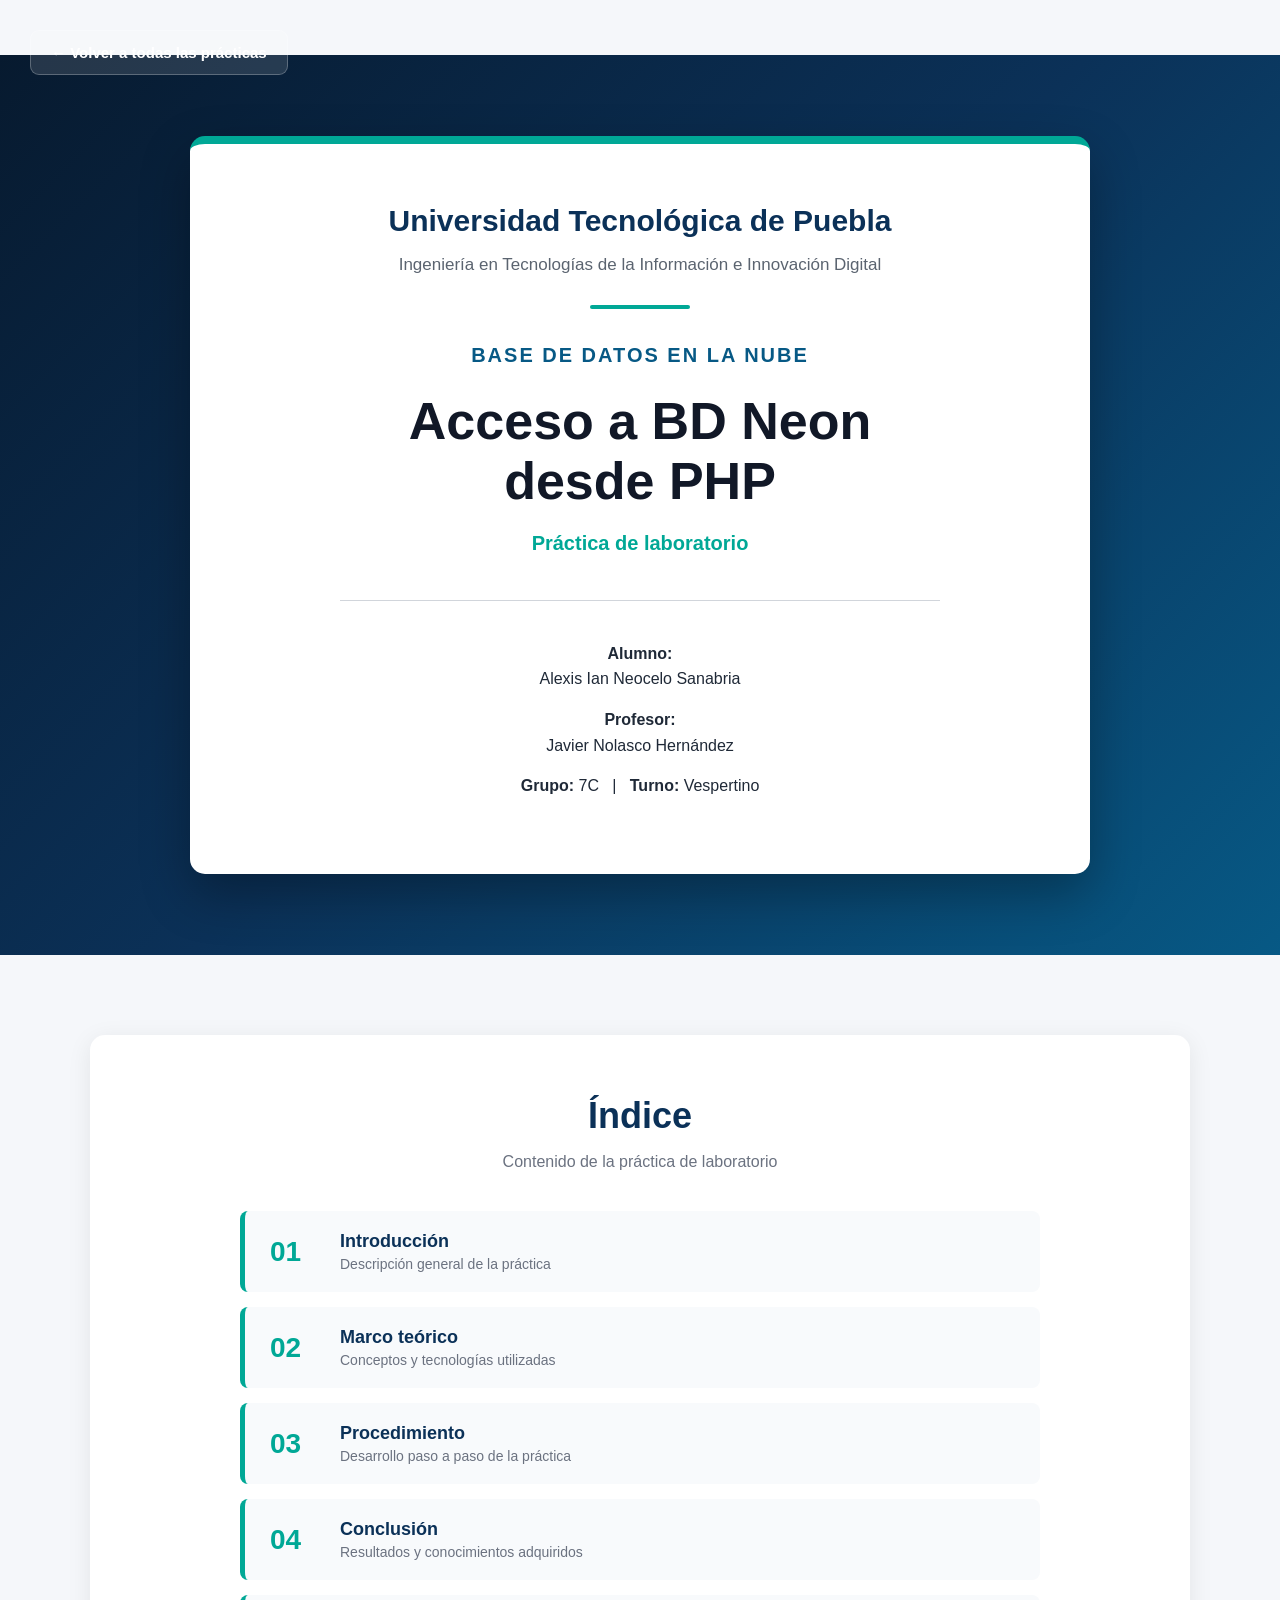
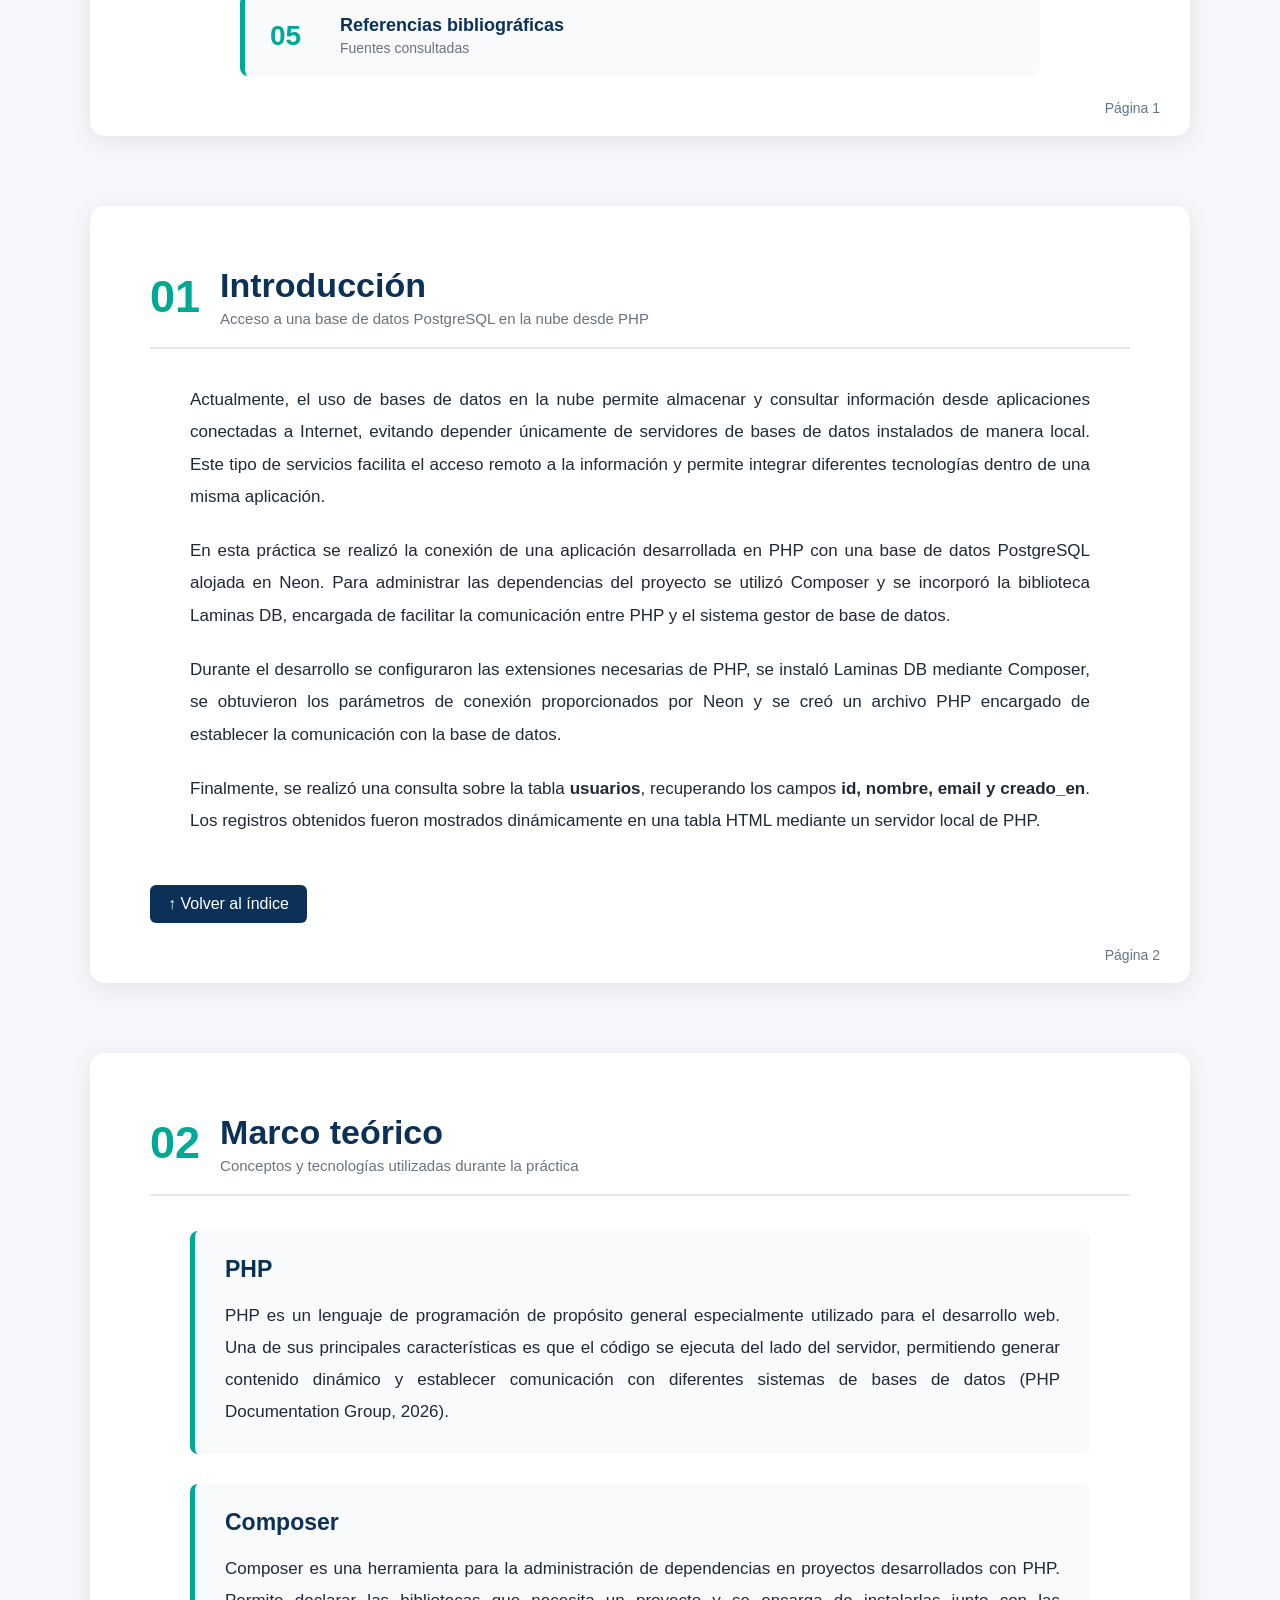
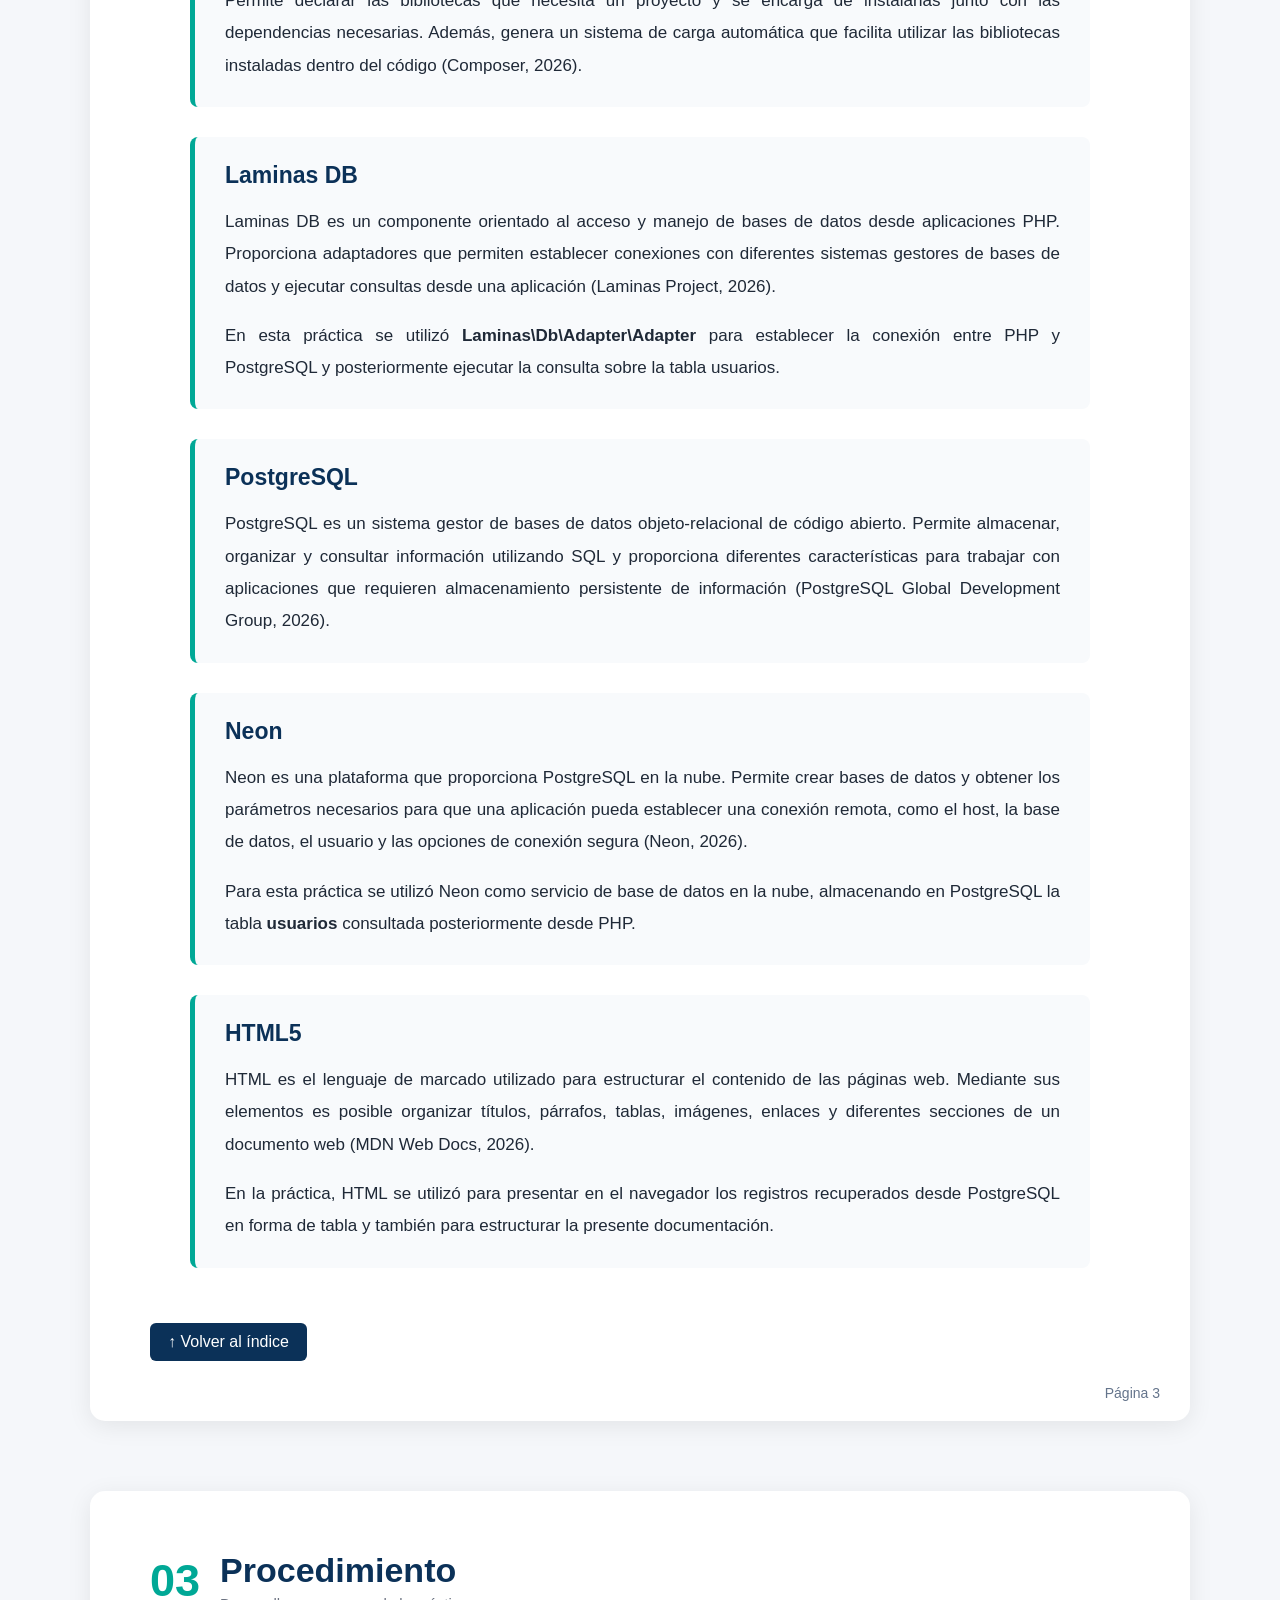
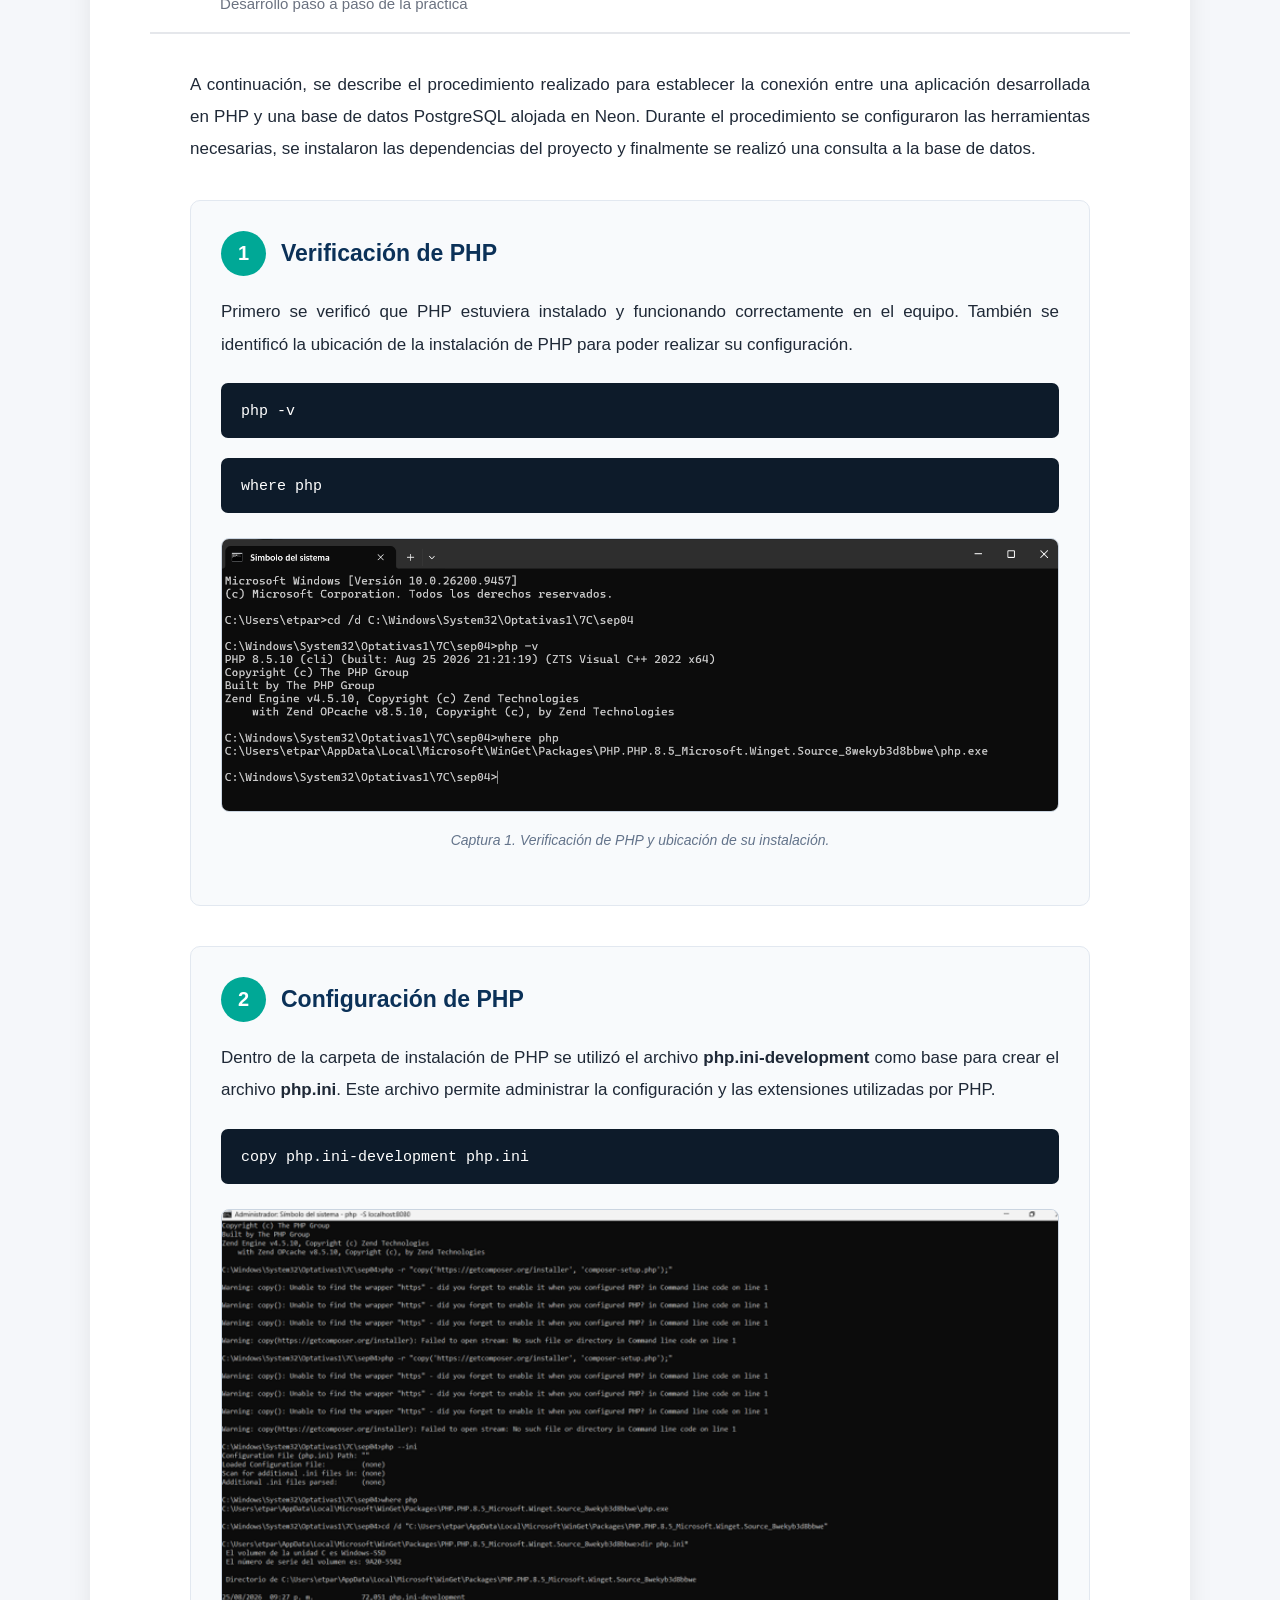
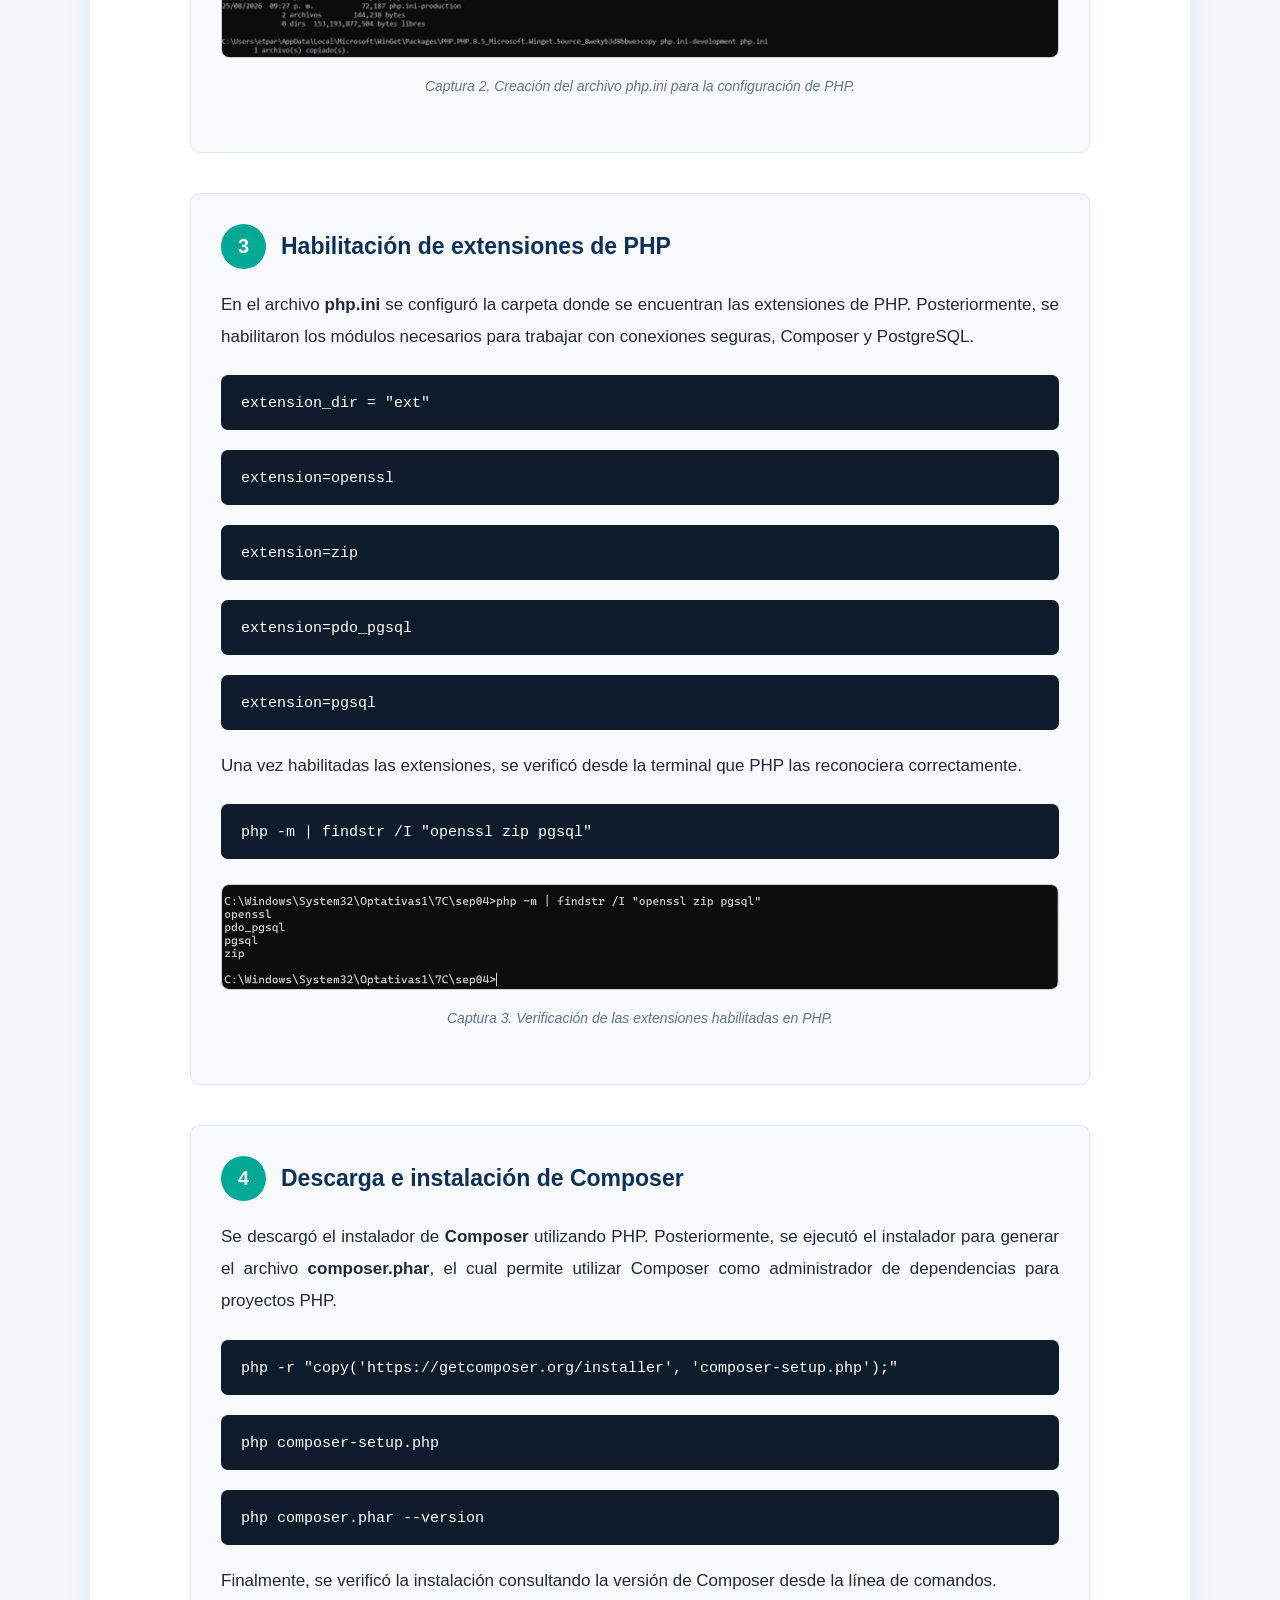
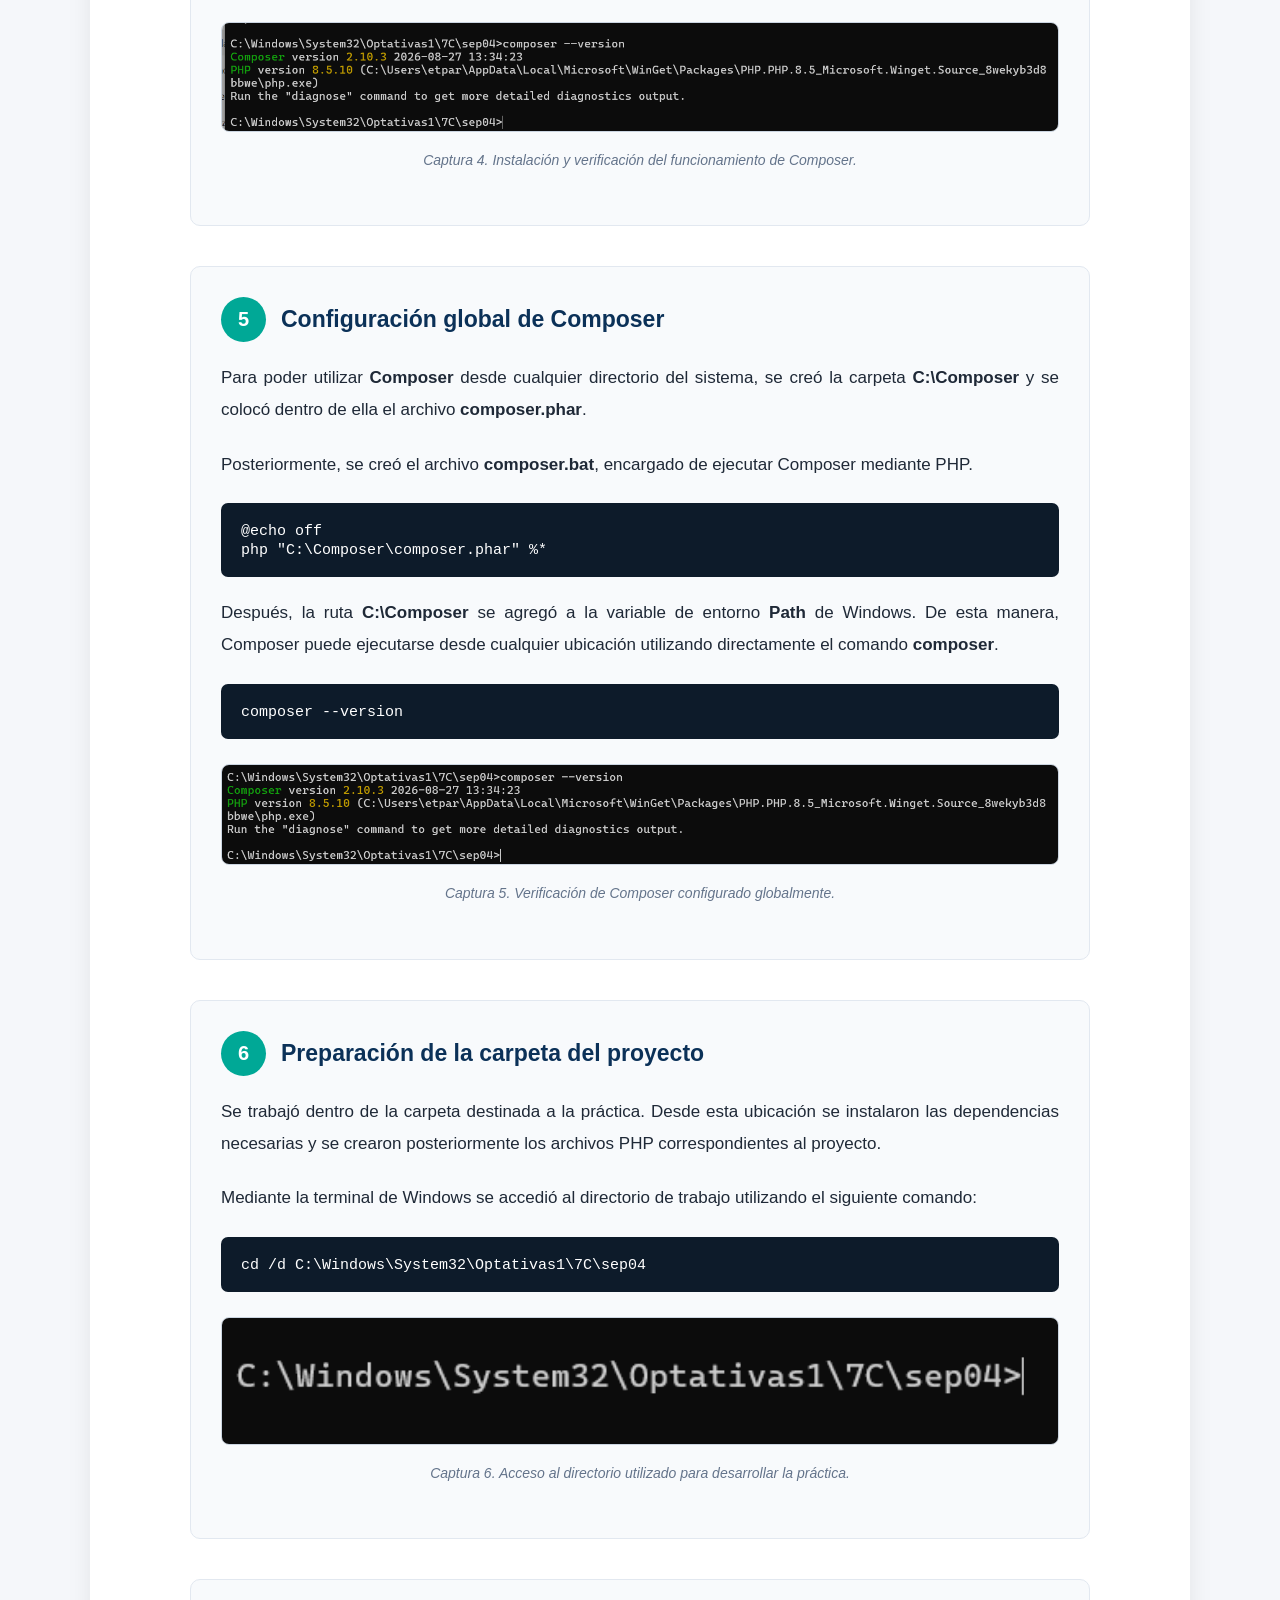
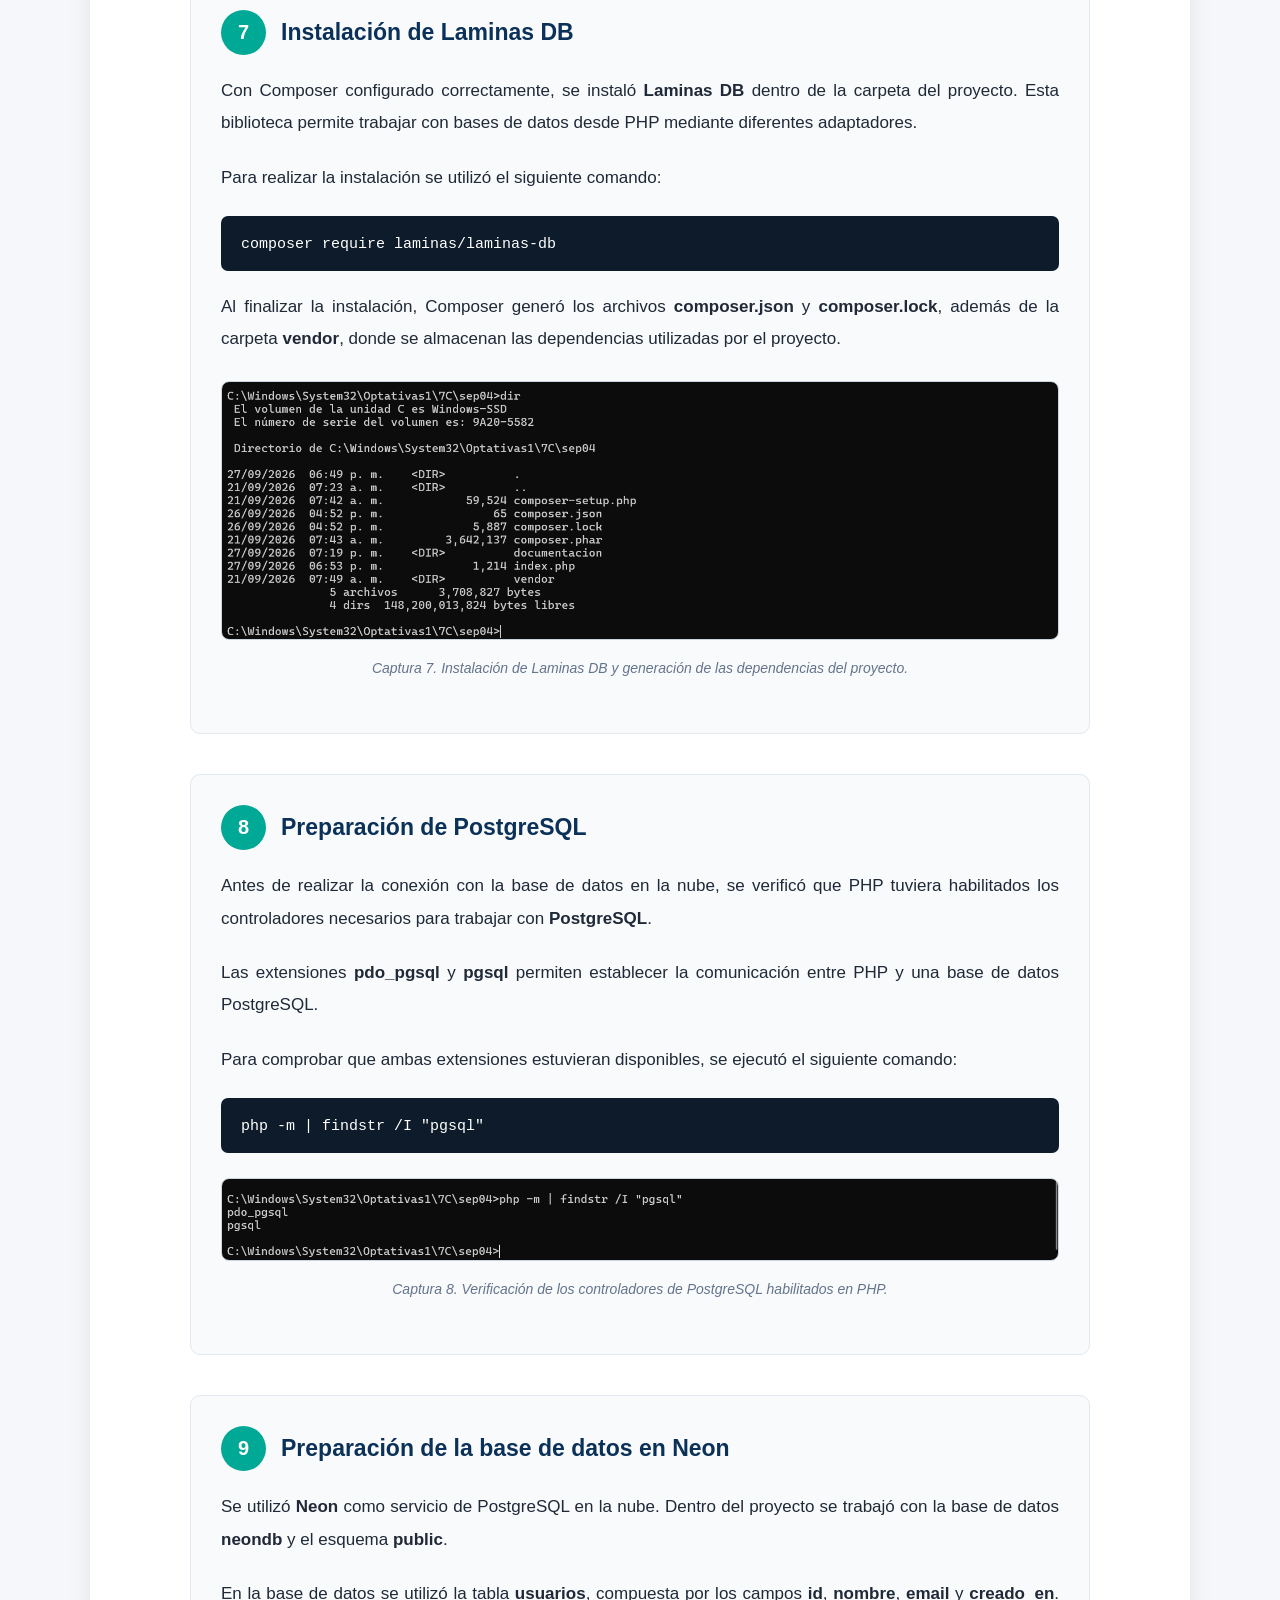
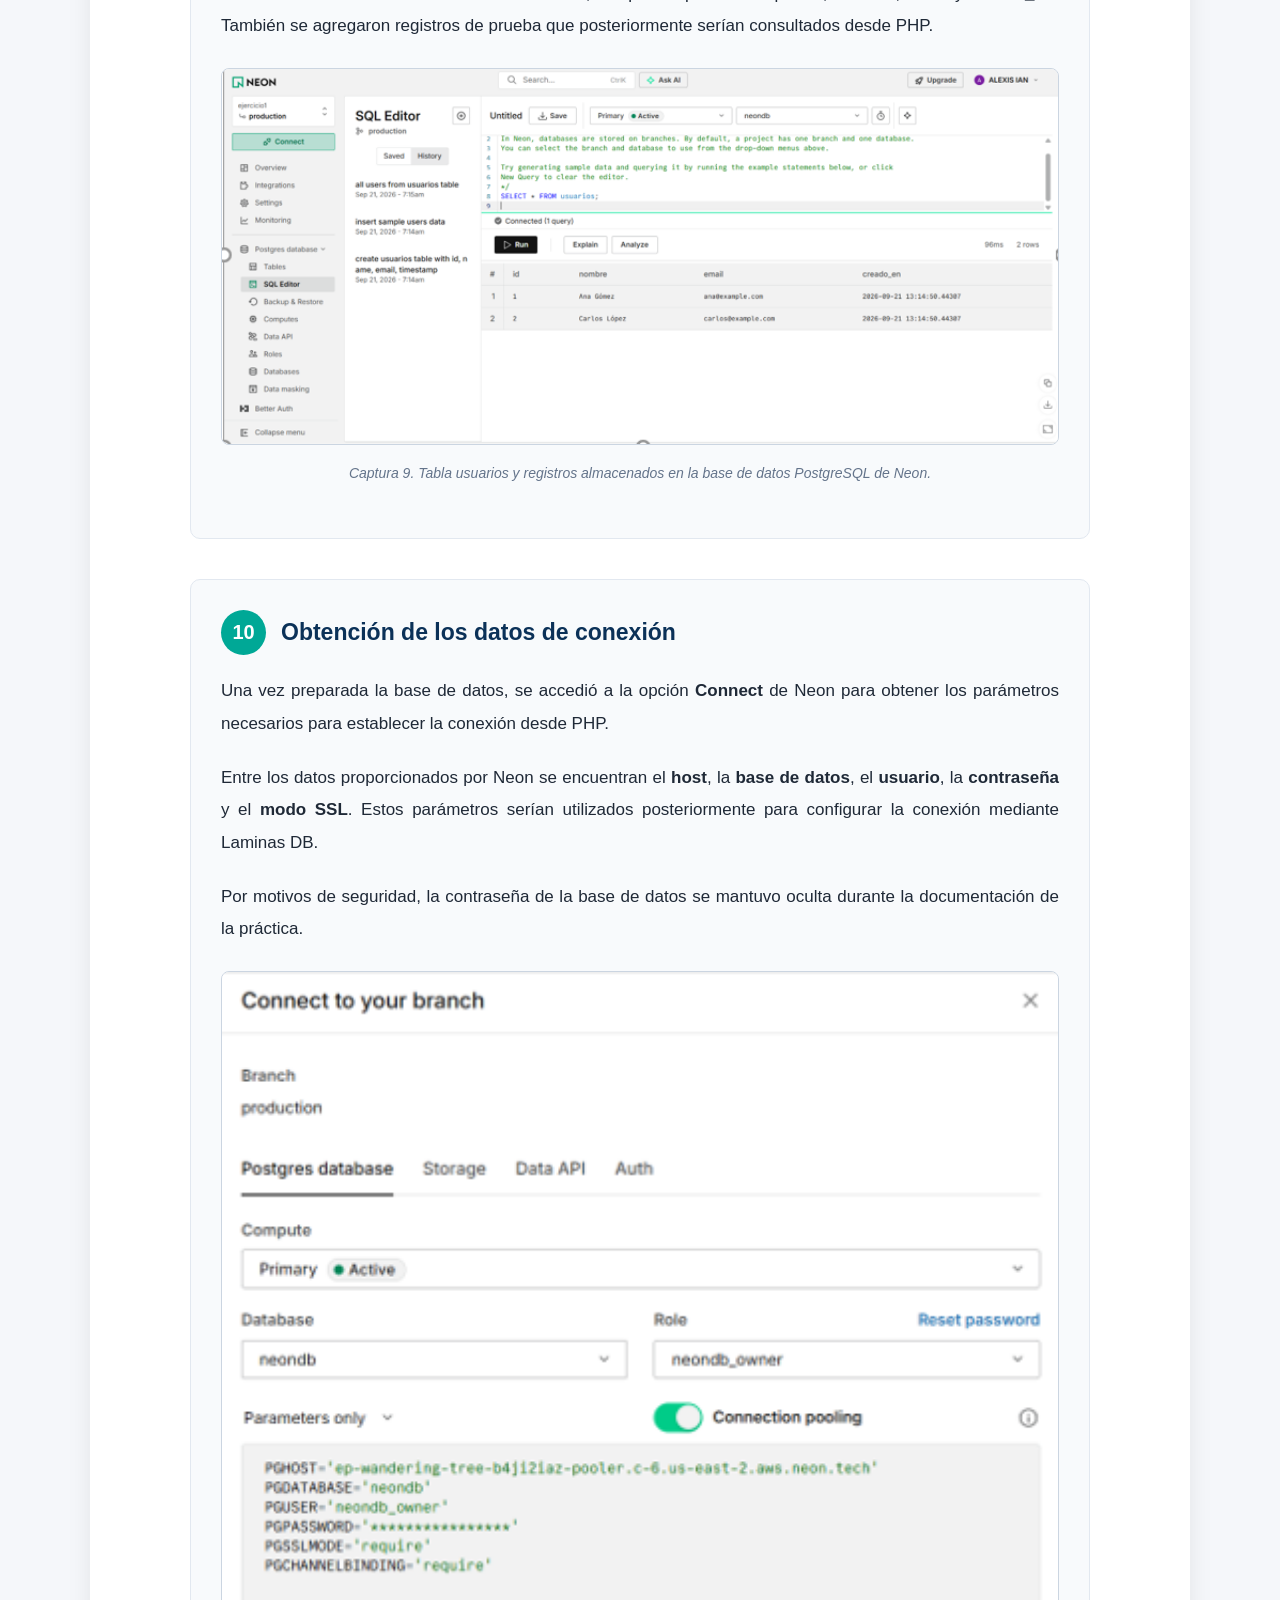
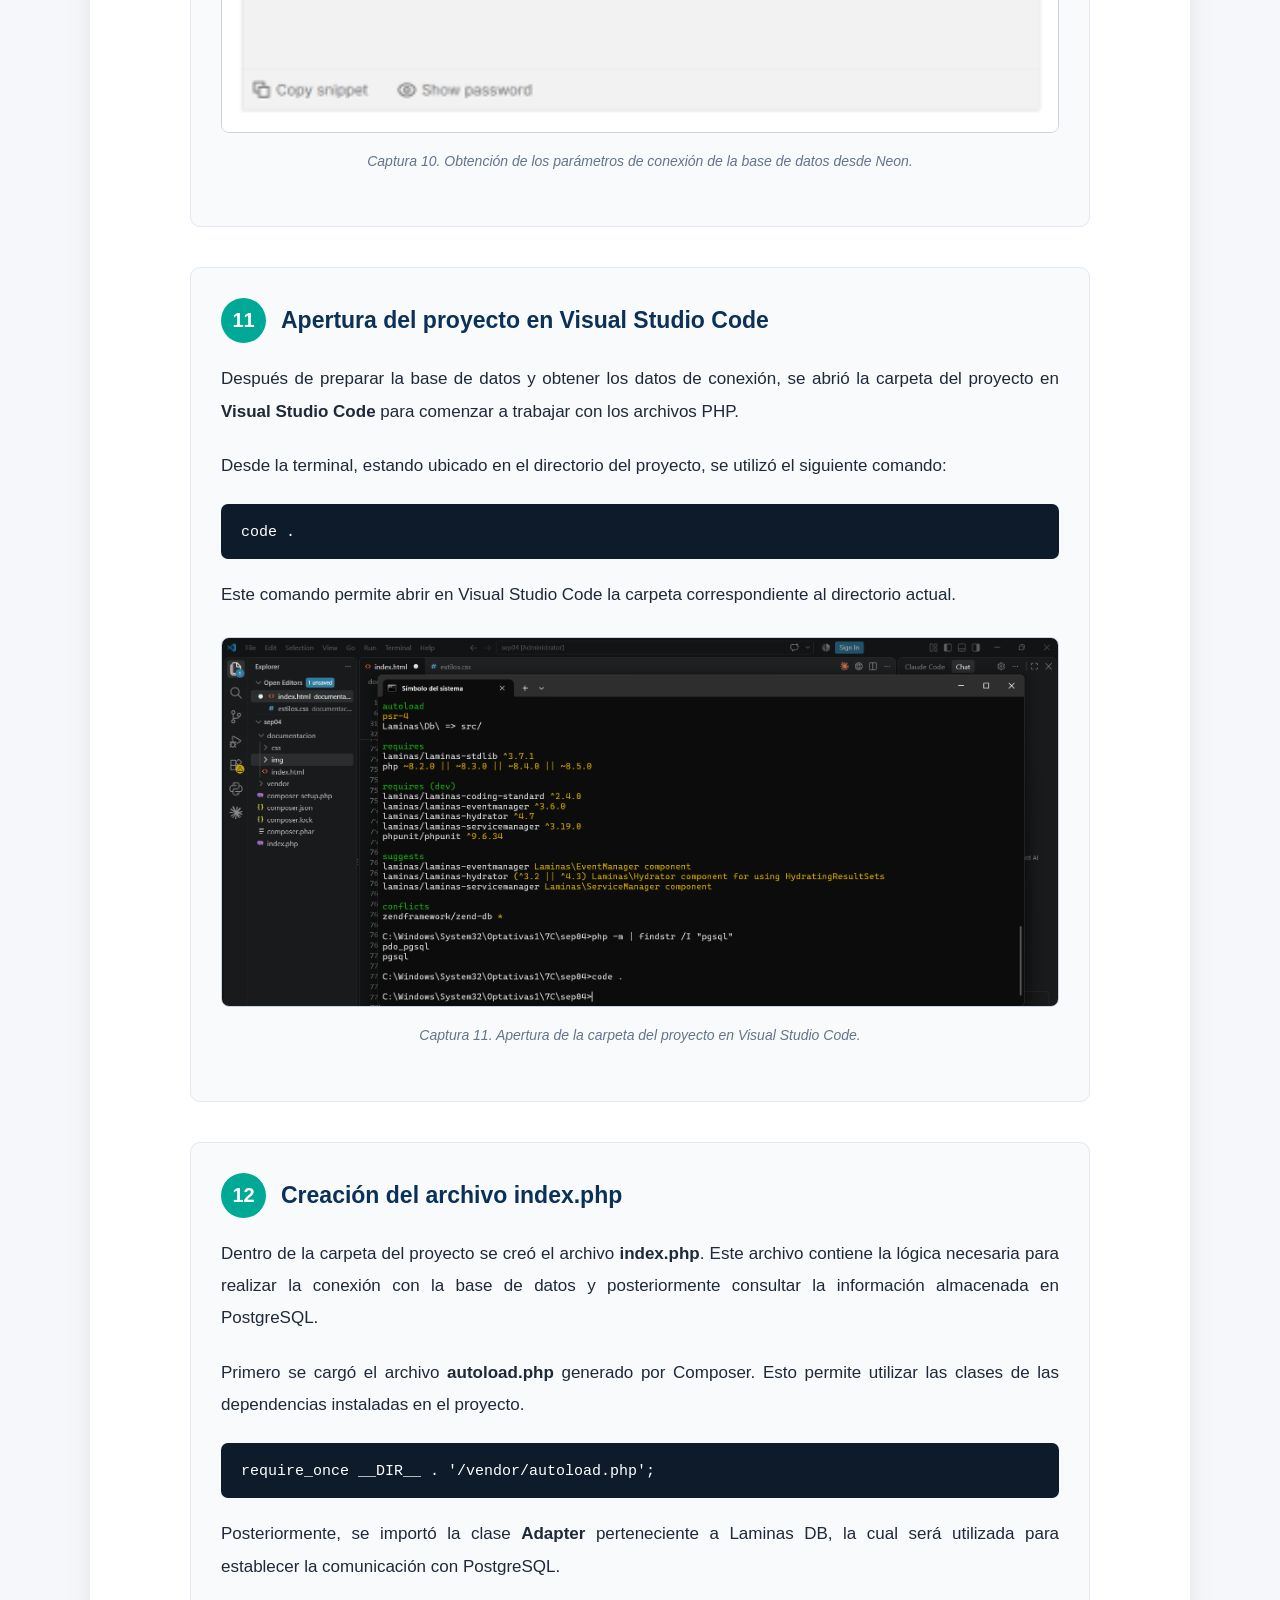
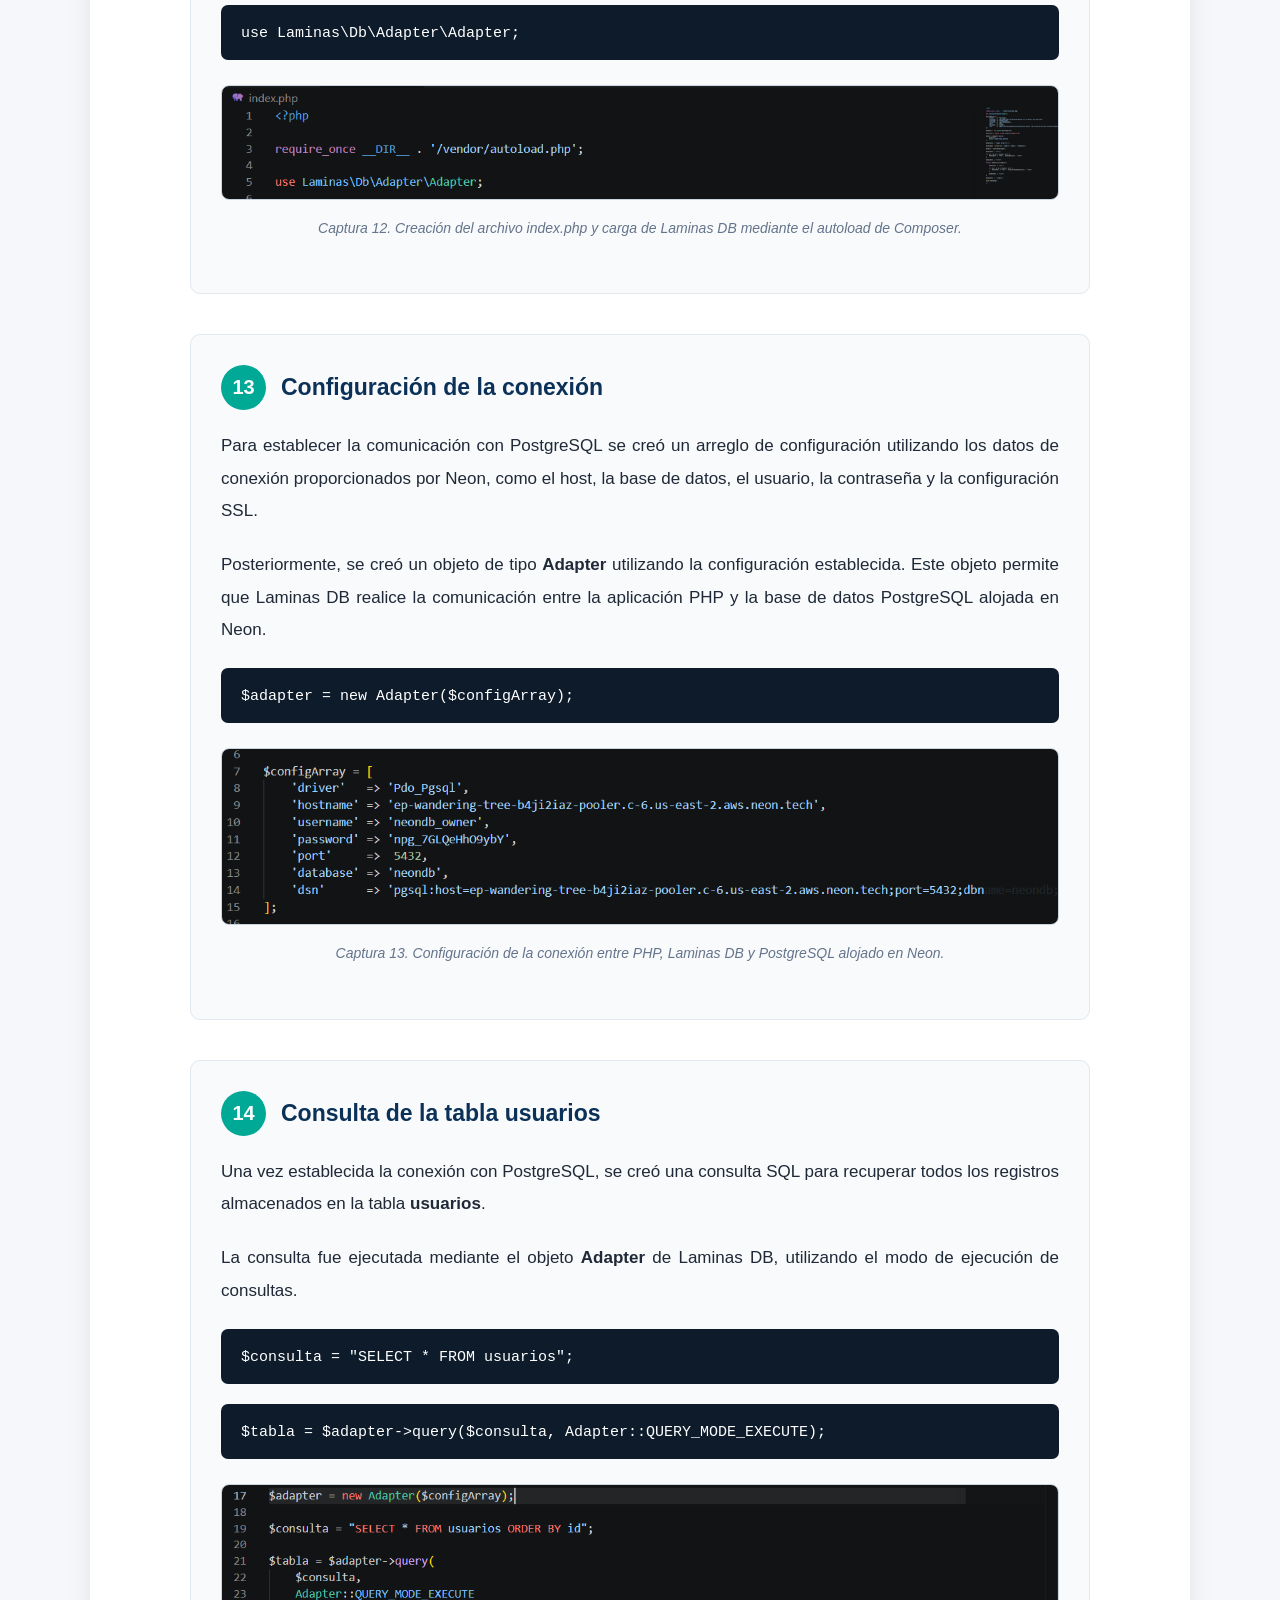
<file: practica4sep/index.html>
<!DOCTYPE html>
<html lang="es">

<head>
    <meta charset="UTF-8">
    <meta name="viewport" content="width=device-width, initial-scale=1.0">

    <title>Acceso a BD Neon desde PHP</title>

    <link rel="stylesheet" href="css/estilos.css">
</head>

<body>

    <div class="barra-navegacion">
    <a href="../index.html" class="volver-practicas">
        ← Volver a todas las prácticas
    </a>
</div>

    <!-- PORTADA -->
    <header class="portada">

        <div class="portada-contenido">

            <p class="universidad">
                Universidad Tecnológica de Puebla
            </p>

            <p class="carrera">
                Ingeniería en Tecnologías de la Información e Innovación Digital
            </p>

            <div class="linea"></div>

            <p class="materia">
                Base de Datos en la Nube
            </p>

            <h1>
                Acceso a BD Neon<br>
                desde PHP
            </h1>

            <p class="tipo-trabajo">
                Práctica de laboratorio
            </p>

            <div class="datos">

                <p>
                    <strong>Alumno:</strong><br>
                    Alexis Ian Neocelo Sanabria
                </p>

                <p>
                    <strong>Profesor:</strong><br>
                    Javier Nolasco Hernández
                </p>

                <p>
                    <strong>Grupo:</strong> 7C &nbsp; | &nbsp;
                    <strong>Turno:</strong> Vespertino
                </p>

            </div>

        </div>

    </header>

    <main>

    <!-- ÍNDICE -->
    <section class="seccion indice" id="indice">

        <h2>Índice</h2>

        <p class="descripcion-seccion">
            Contenido de la práctica de laboratorio
        </p>

        <nav class="menu-indice">

            <a href="#introduccion">
                <span>01</span>
                <div>
                    <strong>Introducción</strong>
                    <small>Descripción general de la práctica</small>
                </div>
            </a>

            <a href="#marco-teorico">
                <span>02</span>
                <div>
                    <strong>Marco teórico</strong>
                    <small>Conceptos y tecnologías utilizadas</small>
                </div>
            </a>

            <a href="#procedimiento">
                <span>03</span>
                <div>
                    <strong>Procedimiento</strong>
                    <small>Desarrollo paso a paso de la práctica</small>
                </div>
            </a>

            <a href="#conclusion">
                <span>04</span>
                <div>
                    <strong>Conclusión</strong>
                    <small>Resultados y conocimientos adquiridos</small>
                </div>
            </a>

            <a href="#referencias">
                <span>05</span>
                <div>
                    <strong>Referencias bibliográficas</strong>
                    <small>Fuentes consultadas</small>
                </div>
            </a>

        </nav>

        <span class="numero-pagina">Página 1</span>
    </section>


    <!-- Estas secciones las desarrollaremos después -->

    <!-- INTRODUCCIÓN -->
<section class="seccion" id="introduccion">

    <div class="encabezado-seccion">
        <span class="numero-seccion">01</span>

        <div>
            <h2>Introducción</h2>
            <p>Acceso a una base de datos PostgreSQL en la nube desde PHP</p>
        </div>
    </div>

    <div class="contenido-texto">

        <p>
            Actualmente, el uso de bases de datos en la nube permite
            almacenar y consultar información desde aplicaciones conectadas
            a Internet, evitando depender únicamente de servidores de bases
            de datos instalados de manera local. Este tipo de servicios
            facilita el acceso remoto a la información y permite integrar
            diferentes tecnologías dentro de una misma aplicación.
        </p>

        <p>
            En esta práctica se realizó la conexión de una aplicación
            desarrollada en PHP con una base de datos PostgreSQL alojada
            en Neon. Para administrar las dependencias del proyecto se
            utilizó Composer y se incorporó la biblioteca Laminas DB,
            encargada de facilitar la comunicación entre PHP y el sistema
            gestor de base de datos.
        </p>

        <p>
            Durante el desarrollo se configuraron las extensiones necesarias
            de PHP, se instaló Laminas DB mediante Composer, se obtuvieron
            los parámetros de conexión proporcionados por Neon y se creó
            un archivo PHP encargado de establecer la comunicación con
            la base de datos.
        </p>

        <p>
            Finalmente, se realizó una consulta sobre la tabla
            <strong>usuarios</strong>, recuperando los campos
            <strong>id, nombre, email y creado_en</strong>. Los registros
            obtenidos fueron mostrados dinámicamente en una tabla HTML
            mediante un servidor local de PHP.
        </p>

    </div>

    <a href="#indice" class="volver-indice">
        ↑ Volver al índice
    </a>

    <span class="numero-pagina">Página 2</span>
</section>

    <!-- MARCO TEÓRICO -->
<section class="seccion" id="marco-teorico">

    <div class="encabezado-seccion">
        <span class="numero-seccion">02</span>

        <div>
            <h2>Marco teórico</h2>
            <p>Conceptos y tecnologías utilizadas durante la práctica</p>
        </div>
    </div>

    <div class="contenido-texto">

        <article class="concepto">

            <h3>PHP</h3>

            <p>
                PHP es un lenguaje de programación de propósito general
                especialmente utilizado para el desarrollo web. Una de sus
                principales características es que el código se ejecuta del
                lado del servidor, permitiendo generar contenido dinámico y
                establecer comunicación con diferentes sistemas de bases de
                datos (PHP Documentation Group, 2026).
            </p>

        </article>


        <article class="concepto">

            <h3>Composer</h3>

            <p>
                Composer es una herramienta para la administración de
                dependencias en proyectos desarrollados con PHP. Permite
                declarar las bibliotecas que necesita un proyecto y se
                encarga de instalarlas junto con las dependencias necesarias.
                Además, genera un sistema de carga automática que facilita
                utilizar las bibliotecas instaladas dentro del código
                (Composer, 2026).
            </p>

        </article>


        <article class="concepto">

            <h3>Laminas DB</h3>

            <p>
                Laminas DB es un componente orientado al acceso y manejo
                de bases de datos desde aplicaciones PHP. Proporciona
                adaptadores que permiten establecer conexiones con diferentes
                sistemas gestores de bases de datos y ejecutar consultas
                desde una aplicación (Laminas Project, 2026).
            </p>

            <p>
                En esta práctica se utilizó
                <strong>Laminas\Db\Adapter\Adapter</strong> para establecer
                la conexión entre PHP y PostgreSQL y posteriormente ejecutar
                la consulta sobre la tabla usuarios.
            </p>

        </article>


        <article class="concepto">

            <h3>PostgreSQL</h3>

            <p>
                PostgreSQL es un sistema gestor de bases de datos
                objeto-relacional de código abierto. Permite almacenar,
                organizar y consultar información utilizando SQL y proporciona
                diferentes características para trabajar con aplicaciones
                que requieren almacenamiento persistente de información
                (PostgreSQL Global Development Group, 2026).
            </p>

        </article>


        <article class="concepto">

            <h3>Neon</h3>

            <p>
                Neon es una plataforma que proporciona PostgreSQL en la nube.
                Permite crear bases de datos y obtener los parámetros
                necesarios para que una aplicación pueda establecer una
                conexión remota, como el host, la base de datos, el usuario
                y las opciones de conexión segura (Neon, 2026).
            </p>

            <p>
                Para esta práctica se utilizó Neon como servicio de base de
                datos en la nube, almacenando en PostgreSQL la tabla
                <strong>usuarios</strong> consultada posteriormente desde PHP.
            </p>

        </article>


        <article class="concepto">

            <h3>HTML5</h3>

            <p>
                HTML es el lenguaje de marcado utilizado para estructurar
                el contenido de las páginas web. Mediante sus elementos es
                posible organizar títulos, párrafos, tablas, imágenes,
                enlaces y diferentes secciones de un documento web
                (MDN Web Docs, 2026).
            </p>

            <p>
                En la práctica, HTML se utilizó para presentar en el navegador
                los registros recuperados desde PostgreSQL en forma de tabla
                y también para estructurar la presente documentación.
            </p>

        </article>

    </div>

    <a href="#indice" class="volver-indice">
        ↑ Volver al índice
    </a>

    <span class="numero-pagina">Página 3</span>
</section>

    <!-- PROCEDIMIENTO -->
<section class="seccion" id="procedimiento">

    <div class="encabezado-seccion">
        <span class="numero-seccion">03</span>

        <div>
            <h2>Procedimiento</h2>
            <p>Desarrollo paso a paso de la práctica</p>
        </div>
    </div>

    <div class="contenido-texto">

        <p>
            A continuación, se describe el procedimiento realizado para
            establecer la conexión entre una aplicación desarrollada en PHP
            y una base de datos PostgreSQL alojada en Neon. Durante el
            procedimiento se configuraron las herramientas necesarias,
            se instalaron las dependencias del proyecto y finalmente se
            realizó una consulta a la base de datos.
        </p>

        <!-- PASO 1 -->
<article class="paso">

    <div class="titulo-paso">
        <span>1</span>
        <h3>Verificación de PHP</h3>
    </div>

    <p>
        Primero se verificó que PHP estuviera instalado y funcionando
        correctamente en el equipo. También se identificó la ubicación
        de la instalación de PHP para poder realizar su configuración.
    </p>

    <div class="comando">
        <code>php -v</code>
    </div>

    <div class="comando">
        <code>where php</code>
    </div>

    <div class="captura">
        <img src="img/captura1.png"
             alt="Verificación de PHP desde la terminal">

        <p>Captura 1. Verificación de PHP y ubicación de su instalación.</p>
    </div>

</article>

<!-- PASO 2 -->
<article class="paso">

    <div class="titulo-paso">
        <span>2</span>
        <h3>Configuración de PHP</h3>
    </div>

    <p>
        Dentro de la carpeta de instalación de PHP se utilizó el archivo
        <strong>php.ini-development</strong> como base para crear el archivo
        <strong>php.ini</strong>. Este archivo permite administrar la
        configuración y las extensiones utilizadas por PHP.
    </p>

    <div class="comando">
        <code>copy php.ini-development php.ini</code>
    </div>

    <div class="captura">
        <img src="img/captura2.png"
             alt="Creación del archivo php.ini">

        <p>Captura 2. Creación del archivo php.ini para la configuración de PHP.</p>
    </div>

</article>

<!-- PASO 3 -->
<article class="paso">

    <div class="titulo-paso">
        <span>3</span>
        <h3>Habilitación de extensiones de PHP</h3>
    </div>

    <p>
        En el archivo <strong>php.ini</strong> se configuró la carpeta
        donde se encuentran las extensiones de PHP. Posteriormente, se
        habilitaron los módulos necesarios para trabajar con conexiones
        seguras, Composer y PostgreSQL.
    </p>

    <div class="comando">
        <code>extension_dir = "ext"</code>
    </div>

    <div class="comando">
        <code>extension=openssl</code>
    </div>

    <div class="comando">
        <code>extension=zip</code>
    </div>

    <div class="comando">
        <code>extension=pdo_pgsql</code>
    </div>

    <div class="comando">
        <code>extension=pgsql</code>
    </div>

    <p>
        Una vez habilitadas las extensiones, se verificó desde la terminal
        que PHP las reconociera correctamente.
    </p>

    <div class="comando">
        <code>php -m | findstr /I "openssl zip pgsql"</code>
    </div>

    <div class="captura">
        <img src="img/captura3.png"
             alt="Extensiones habilitadas en PHP">

        <p>
            Captura 3. Verificación de las extensiones habilitadas en PHP.
        </p>
    </div>

</article>

<!-- PASO 4 -->
<article class="paso">

    <div class="titulo-paso">
        <span>4</span>
        <h3>Descarga e instalación de Composer</h3>
    </div>

    <p>
        Se descargó el instalador de <strong>Composer</strong> utilizando
        PHP. Posteriormente, se ejecutó el instalador para generar el archivo
        <strong>composer.phar</strong>, el cual permite utilizar Composer
        como administrador de dependencias para proyectos PHP.
    </p>

    <div class="comando">
        <code>php -r "copy('https://getcomposer.org/installer', 'composer-setup.php');"</code>
    </div>

    <div class="comando">
        <code>php composer-setup.php</code>
    </div>

    <div class="comando">
        <code>php composer.phar --version</code>
    </div>

    <p>
        Finalmente, se verificó la instalación consultando la versión
        de Composer desde la línea de comandos.
    </p>

    <div class="captura">
        <img src="img/captura4.png"
             alt="Instalación y verificación de Composer">

        <p>
            Captura 4. Instalación y verificación del funcionamiento de Composer.
        </p>
    </div>

</article>

<!-- PASO 5 -->
<article class="paso">

    <div class="titulo-paso">
        <span>5</span>
        <h3>Configuración global de Composer</h3>
    </div>

    <p>
        Para poder utilizar <strong>Composer</strong> desde cualquier
        directorio del sistema, se creó la carpeta
        <strong>C:\Composer</strong> y se colocó dentro de ella el archivo
        <strong>composer.phar</strong>.
    </p>

    <p>
        Posteriormente, se creó el archivo
        <strong>composer.bat</strong>, encargado de ejecutar Composer
        mediante PHP.
    </p>

    <div class="comando">
        <code>@echo off<br>
        php "C:\Composer\composer.phar" %*</code>
    </div>

    <p>
        Después, la ruta <strong>C:\Composer</strong> se agregó a la
        variable de entorno <strong>Path</strong> de Windows. De esta
        manera, Composer puede ejecutarse desde cualquier ubicación
        utilizando directamente el comando <strong>composer</strong>.
    </p>

    <div class="comando">
        <code>composer --version</code>
    </div>

    <div class="captura">
        <img src="img/captura5.png"
             alt="Verificación global de Composer">

        <p>
            Captura 5. Verificación de Composer configurado globalmente.
        </p>
    </div>

</article>

<!-- PASO 6 -->
<article class="paso">

    <div class="titulo-paso">
        <span>6</span>
        <h3>Preparación de la carpeta del proyecto</h3>
    </div>

    <p>
        Se trabajó dentro de la carpeta destinada a la práctica. Desde
        esta ubicación se instalaron las dependencias necesarias y se
        crearon posteriormente los archivos PHP correspondientes al
        proyecto.
    </p>

    <p>
        Mediante la terminal de Windows se accedió al directorio de
        trabajo utilizando el siguiente comando:
    </p>

    <div class="comando">
        <code>cd /d C:\Windows\System32\Optativas1\7C\sep04</code>
    </div>

    <div class="captura">
        <img src="img/captura6.png"
             alt="Acceso a la carpeta del proyecto desde CMD">

        <p>
            Captura 6. Acceso al directorio utilizado para desarrollar la práctica.
        </p>
    </div>

</article>

<!-- PASO 7 -->
<article class="paso">

    <div class="titulo-paso">
        <span>7</span>
        <h3>Instalación de Laminas DB</h3>
    </div>

    <p>
        Con Composer configurado correctamente, se instaló
        <strong>Laminas DB</strong> dentro de la carpeta del proyecto.
        Esta biblioteca permite trabajar con bases de datos desde PHP
        mediante diferentes adaptadores.
    </p>

    <p>
        Para realizar la instalación se utilizó el siguiente comando:
    </p>

    <div class="comando">
        <code>composer require laminas/laminas-db</code>
    </div>

    <p>
        Al finalizar la instalación, Composer generó los archivos
        <strong>composer.json</strong> y <strong>composer.lock</strong>,
        además de la carpeta <strong>vendor</strong>, donde se almacenan
        las dependencias utilizadas por el proyecto.
    </p>

    <div class="captura">
        <img src="img/captura7.png"
             alt="Instalación de Laminas DB mediante Composer">

        <p>
            Captura 7. Instalación de Laminas DB y generación de las
            dependencias del proyecto.
        </p>
    </div>

</article>

<!-- PASO 8 -->
<article class="paso">

    <div class="titulo-paso">
        <span>8</span>
        <h3>Preparación de PostgreSQL</h3>
    </div>

    <p>
        Antes de realizar la conexión con la base de datos en la nube,
        se verificó que PHP tuviera habilitados los controladores
        necesarios para trabajar con <strong>PostgreSQL</strong>.
    </p>

    <p>
        Las extensiones <strong>pdo_pgsql</strong> y
        <strong>pgsql</strong> permiten establecer la comunicación
        entre PHP y una base de datos PostgreSQL.
    </p>

    <p>
        Para comprobar que ambas extensiones estuvieran disponibles,
        se ejecutó el siguiente comando:
    </p>

    <div class="comando">
        <code>php -m | findstr /I "pgsql"</code>
    </div>

    <div class="captura">
        <img src="img/captura8.png"
             alt="Verificación de extensiones de PostgreSQL en PHP">

        <p>
            Captura 8. Verificación de los controladores de PostgreSQL
            habilitados en PHP.
        </p>
    </div>

</article>

<!-- PASO 9 -->
<article class="paso">

    <div class="titulo-paso">
        <span>9</span>
        <h3>Preparación de la base de datos en Neon</h3>
    </div>

    <p>
        Se utilizó <strong>Neon</strong> como servicio de PostgreSQL
        en la nube. Dentro del proyecto se trabajó con la base de datos
        <strong>neondb</strong> y el esquema <strong>public</strong>.
    </p>

    <p>
        En la base de datos se utilizó la tabla
        <strong>usuarios</strong>, compuesta por los campos
        <strong>id</strong>, <strong>nombre</strong>,
        <strong>email</strong> y <strong>creado_en</strong>.
        También se agregaron registros de prueba que posteriormente
        serían consultados desde PHP.
    </p>

    <div class="captura">
        <img src="img/captura9.png"
             alt="Tabla usuarios almacenada en PostgreSQL de Neon">

        <p>
            Captura 9. Tabla usuarios y registros almacenados en la
            base de datos PostgreSQL de Neon.
        </p>
    </div>

</article>

<!-- PASO 10 -->
<article class="paso">

    <div class="titulo-paso">
        <span>10</span>
        <h3>Obtención de los datos de conexión</h3>
    </div>

    <p>
        Una vez preparada la base de datos, se accedió a la opción
        <strong>Connect</strong> de Neon para obtener los parámetros
        necesarios para establecer la conexión desde PHP.
    </p>

    <p>
        Entre los datos proporcionados por Neon se encuentran el
        <strong>host</strong>, la <strong>base de datos</strong>,
        el <strong>usuario</strong>, la <strong>contraseña</strong>
        y el <strong>modo SSL</strong>. Estos parámetros serían utilizados
        posteriormente para configurar la conexión mediante Laminas DB.
    </p>

    <p>
        Por motivos de seguridad, la contraseña de la base de datos
        se mantuvo oculta durante la documentación de la práctica.
    </p>

    <div class="captura">
        <img src="img/captura10.png"
             alt="Datos de conexión proporcionados por Neon">

        <p>
            Captura 10. Obtención de los parámetros de conexión
            de la base de datos desde Neon.
        </p>
    </div>

</article>

<!-- PASO 11 -->
<article class="paso">

    <div class="titulo-paso">
        <span>11</span>
        <h3>Apertura del proyecto en Visual Studio Code</h3>
    </div>

    <p>
        Después de preparar la base de datos y obtener los datos de
        conexión, se abrió la carpeta del proyecto en
        <strong>Visual Studio Code</strong> para comenzar a trabajar
        con los archivos PHP.
    </p>

    <p>
        Desde la terminal, estando ubicado en el directorio del proyecto,
        se utilizó el siguiente comando:
    </p>

    <div class="comando">
        <code>code .</code>
    </div>

    <p>
        Este comando permite abrir en Visual Studio Code la carpeta
        correspondiente al directorio actual.
    </p>

    <div class="captura">
        <img src="img/captura11.png"
             alt="Proyecto abierto en Visual Studio Code">

        <p>
            Captura 11. Apertura de la carpeta del proyecto en
            Visual Studio Code.
        </p>
    </div>

</article>

<!-- PASO 12 -->
<article class="paso">

    <div class="titulo-paso">
        <span>12</span>
        <h3>Creación del archivo index.php</h3>
    </div>

    <p>
        Dentro de la carpeta del proyecto se creó el archivo
        <strong>index.php</strong>. Este archivo contiene la lógica
        necesaria para realizar la conexión con la base de datos y
        posteriormente consultar la información almacenada en PostgreSQL.
    </p>

    <p>
        Primero se cargó el archivo <strong>autoload.php</strong>
        generado por Composer. Esto permite utilizar las clases de las
        dependencias instaladas en el proyecto.
    </p>

    <div class="comando">
        <code>require_once __DIR__ . '/vendor/autoload.php';</code>
    </div>

    <p>
        Posteriormente, se importó la clase
        <strong>Adapter</strong> perteneciente a Laminas DB, la cual
        será utilizada para establecer la comunicación con PostgreSQL.
    </p>

    <div class="comando">
        <code>use Laminas\Db\Adapter\Adapter;</code>
    </div>

    <div class="captura">
        <img src="img/captura12.png"
             alt="Creación del archivo index.php en Visual Studio Code">

        <p>
            Captura 12. Creación del archivo index.php y carga de
            Laminas DB mediante el autoload de Composer.
        </p>
    </div>

</article>

<!-- PASO 13 -->
<article class="paso">

    <div class="titulo-paso">
        <span>13</span>
        <h3>Configuración de la conexión</h3>
    </div>

    <p>
        Para establecer la comunicación con PostgreSQL se creó un arreglo
        de configuración utilizando los datos de conexión proporcionados
        por Neon, como el host, la base de datos, el usuario, la contraseña
        y la configuración SSL.
    </p>

    <p>
        Posteriormente, se creó un objeto de tipo
        <strong>Adapter</strong> utilizando la configuración establecida.
        Este objeto permite que Laminas DB realice la comunicación entre
        la aplicación PHP y la base de datos PostgreSQL alojada en Neon.
    </p>

    <div class="comando">
        <code>$adapter = new Adapter($configArray);</code>
    </div>

    <div class="captura">
        <img src="img/captura13.png"
             alt="Configuración de la conexión con PostgreSQL mediante Laminas DB">

        <p>
            Captura 13. Configuración de la conexión entre PHP,
            Laminas DB y PostgreSQL alojado en Neon.
        </p>
    </div>

</article>

<!-- PASO 14 -->
<article class="paso">

    <div class="titulo-paso">
        <span>14</span>
        <h3>Consulta de la tabla usuarios</h3>
    </div>

    <p>
        Una vez establecida la conexión con PostgreSQL, se creó una
        consulta SQL para recuperar todos los registros almacenados
        en la tabla <strong>usuarios</strong>.
    </p>

    <p>
        La consulta fue ejecutada mediante el objeto
        <strong>Adapter</strong> de Laminas DB, utilizando el modo
        de ejecución de consultas.
    </p>

    <div class="comando">
        <code>$consulta = "SELECT * FROM usuarios";</code>
    </div>

    <div class="comando">
        <code>$tabla = $adapter->query($consulta, Adapter::QUERY_MODE_EXECUTE);</code>
    </div>

    <div class="captura">
        <img src="img/captura14.png"
             alt="Consulta de la tabla usuarios mediante Laminas DB">

        <p>
            Captura 14. Consulta de los registros almacenados
            en la tabla usuarios mediante Laminas DB.
        </p>
    </div>

</article>

<!-- PASO 15 -->
<article class="paso">

    <div class="titulo-paso">
        <span>15</span>
        <h3>Generación de la tabla HTML</h3>
    </div>

    <p>
        Después de obtener los registros almacenados en PostgreSQL,
        los datos recuperados se recorrieron desde PHP para mostrarlos
        de forma organizada en el navegador.
    </p>

    <p>
        Se definieron los campos <strong>id</strong>,
        <strong>nombre</strong>, <strong>email</strong> y
        <strong>creado_en</strong>, correspondientes a las columnas
        de la tabla usuarios.
    </p>

    <div class="comando">
        <code>$nomcampos = array("id", "nombre", "email", "creado_en");</code>
    </div>

    <p>
        Posteriormente, se generó una tabla HTML con sus respectivos
        encabezados y filas para presentar cada uno de los registros
        recuperados de la base de datos.
    </p>

    <div class="comando">
        <code>$tablahtml = '&lt;table border="1"&gt;';<br>
        echo $tablahtml;</code>
    </div>

    <div class="captura">
        <img src="img/captura15.png"
             alt="Generación de la tabla HTML mediante PHP">

        <p>
            Captura 15. Código PHP utilizado para generar la tabla HTML
            con los registros obtenidos de PostgreSQL.
        </p>
    </div>

</article>

<!-- PASO 16 -->
<article class="paso">

    <div class="titulo-paso">
        <span>16</span>
        <h3>Ejecución del servidor PHP</h3>
    </div>

    <p>
        Una vez terminado el código necesario para realizar la conexión,
        consultar la base de datos y generar la tabla HTML, se inició el
        servidor de desarrollo integrado de <strong>PHP</strong>.
    </p>

    <p>
        Desde la terminal, ubicada en la carpeta del proyecto, se ejecutó
        el servidor local utilizando el puerto <strong>8080</strong>.
    </p>

    <div class="comando">
        <code>php -S localhost:8080</code>
    </div>

    <p>
        Al ejecutar este comando, PHP inició un servidor web local que
        permitió acceder al archivo <strong>index.php</strong> desde
        el navegador.
    </p>

    <div class="captura">
        <img src="img/captura16.png"
             alt="Servidor local de PHP ejecutándose en el puerto 8080">

        <p>
            Captura 16. Ejecución del servidor local de PHP en el
            puerto 8080.
        </p>
    </div>

</article>

<!-- PASO 17 -->
<article class="paso">

    <div class="titulo-paso">
        <span>17</span>
        <h3>Visualización del resultado</h3>
    </div>

    <p>
        Con el servidor local de PHP en ejecución, se abrió el navegador
        web y se accedió a la dirección <strong>localhost:8080</strong>.
    </p>

    <div class="comando">
        <code>http://localhost:8080</code>
    </div>

    <p>
        Al acceder a esta dirección, el archivo
        <strong>index.php</strong> se ejecutó automáticamente. La
        aplicación realizó la conexión con PostgreSQL alojado en Neon,
        ejecutó la consulta sobre la tabla <strong>usuarios</strong>
        y mostró los registros obtenidos mediante una tabla HTML.
    </p>

    <div class="captura">
        <img src="img/captura17.png"
             alt="Resultado de la consulta mostrado en el navegador">

        <p>
            Captura 17. Visualización de los registros de la tabla
            usuarios desde el navegador.
        </p>
    </div>

</article>

<!-- PASO 18 -->
<article class="paso">

    <div class="titulo-paso">
        <span>18</span>
        <h3>Resultado final</h3>
    </div>

    <p>
        El resultado final permitió comprobar el funcionamiento completo
        del proyecto. PHP utilizó Composer para cargar las dependencias
        necesarias de Laminas DB y establecer la comunicación con
        PostgreSQL alojado en Neon.
    </p>

    <p>
        Una vez establecida la conexión, se ejecutó una consulta sobre
        la tabla <strong>usuarios</strong>. Los registros recuperados
        fueron procesados mediante PHP y finalmente se mostraron en una
        tabla HTML desde el navegador.
    </p>

    <div class="resultado-final">

        <h4>Flujo de funcionamiento</h4>

        <p class="flujo">
            PHP → Composer → Laminas DB → PostgreSQL en Neon →
            Consulta de datos → Tabla HTML en el navegador
        </p>

    </div>

    <div class="captura">
        <img src="img/captura17.png"
             alt="Resultado final de la práctica">

        <p>
            Captura 18. Resultado final de la conexión y consulta
            de PostgreSQL en Neon desde PHP.
        </p>
    </div>

</article>

    </div>

    <a href="#indice" class="volver-indice">
        ↑ Volver al índice
    </a>

    <span class="numero-pagina">Página 4</span>
</section>

    <!-- SECCIÓN 04: CONCLUSIÓN -->
<section class="seccion" id="conclusion">

    <div class="encabezado-seccion">
        <span class="numero-seccion">04</span>

        <div>
            <h2>Conclusión</h2>
            <p>Resultados y conocimientos adquiridos</p>
        </div>
    </div>

    <div class="contenido-texto">

        <p>
            Mediante el desarrollo de esta práctica se logró establecer
            correctamente una conexión entre una aplicación desarrollada
            en PHP y una base de datos PostgreSQL alojada en Neon. Para
            conseguirlo fue necesario preparar el entorno de trabajo,
            configurar PHP y habilitar las extensiones requeridas para
            trabajar con PostgreSQL.
        </p>

        <p>
            También se utilizó Composer como administrador de dependencias,
            lo que permitió incorporar Laminas DB al proyecto. Mediante
            esta biblioteca se configuró el adaptador encargado de realizar
            la comunicación entre PHP y la base de datos almacenada en
            la nube.
        </p>

        <p>
            Posteriormente, se realizó una consulta sobre la tabla
            <strong>usuarios</strong> para recuperar los registros
            almacenados en PostgreSQL. La información obtenida fue
            procesada mediante PHP y presentada en una tabla HTML,
            permitiendo comprobar visualmente que la conexión y la
            consulta funcionaban correctamente.
        </p>

        <p>
            Finalmente, la práctica permitió comprender de manera práctica
            cómo diferentes tecnologías pueden trabajar en conjunto para
            acceder a información almacenada en una base de datos en la
            nube. El uso de PHP, Composer, Laminas DB, PostgreSQL y Neon
            permitió completar el proceso desde la configuración del
            entorno hasta la visualización de los datos en el navegador.
        </p>

    </div>

    <a href="#indice" class="volver-indice">
        ↑ Volver al índice
    </a>

    <span class="numero-pagina">Página 5</span>
</section>

<!-- SECCIÓN 05: REFERENCIAS -->
<section class="seccion" id="referencias">

    <div class="encabezado-seccion">
        <span class="numero-seccion">05</span>

        <div>
            <h2>Referencias bibliográficas</h2>
            <p>Fuentes consultadas</p>
        </div>
    </div>

    <div class="contenido-texto referencias">

        <p>
            Composer. (s. f.). <em>Composer documentation</em>.
            <a href="https://getcomposer.org/doc/" target="_blank">
                https://getcomposer.org/doc/
            </a>
        </p>

        <p>
            Laminas Project. (s. f.). <em>Laminas DB documentation</em>.
            <a href="https://docs.laminas.dev/laminas-db/" target="_blank">
                https://docs.laminas.dev/laminas-db/
            </a>
        </p>

        <p>
            Microsoft. (s. f.). <em>Visual Studio Code documentation</em>.
            <a href="https://code.visualstudio.com/docs" target="_blank">
                https://code.visualstudio.com/docs
            </a>
        </p>

        <p>
            Neon. (s. f.). <em>Neon documentation</em>.
            <a href="https://neon.com/docs" target="_blank">
                https://neon.com/docs
            </a>
        </p>

        <p>
            PHP Documentation Group. (s. f.). <em>Manual de PHP</em>.
            <a href="https://www.php.net/manual/es/" target="_blank">
                https://www.php.net/manual/es/
            </a>
        </p>

        <p>
            PostgreSQL Global Development Group. (s. f.).
            <em>PostgreSQL documentation</em>.
            <a href="https://www.postgresql.org/docs/" target="_blank">
                https://www.postgresql.org/docs/
            </a>
        </p>

    </div>

    <a href="#indice" class="volver-indice">
        ↑ Volver al índice
    </a>

    <span class="numero-pagina">Página 6</span>
</section>

</main>

</body>

</html>
</file>
<file: estilos.css>
/* =========================================
   CONFIGURACION GENERAL
========================================= */

* {
    box-sizing: border-box;
}

html {
    scroll-behavior: smooth;
}

body {
    margin: 0;
    padding: 0;

    font-family: Arial, Helvetica, sans-serif;

    background: #f1f5f9;
    color: #0f172a;
}


/* =========================================
   ENCABEZADO PRINCIPAL
========================================= */

.hero {
    position: relative;

    min-height: 520px;

    display: flex;
    align-items: center;
    justify-content: center;

    padding: 70px 30px;

    background:
        radial-gradient(
            circle at 80% 20%,
            rgba(10, 171, 154, .22),
            transparent 30%
        ),
        linear-gradient(
            135deg,
            #041a2f,
            #062f5b 55%,
            #075985
        );

    color: #ffffff;

    overflow: hidden;
}

.hero::before {
    content: "";

    position: absolute;

    width: 380px;
    height: 380px;

    border: 1px solid rgba(255, 255, 255, .08);
    border-radius: 50%;

    top: -150px;
    left: -100px;
}

.hero::after {
    content: "";

    position: absolute;

    width: 500px;
    height: 500px;

    border: 1px solid rgba(10, 171, 154, .15);
    border-radius: 50%;

    bottom: -300px;
    right: -100px;
}

.hero-contenido {
    position: relative;
    z-index: 2;

    width: 100%;
    max-width: 1150px;

    text-align: center;
}

.etiqueta {
    display: inline-block;

    margin-bottom: 25px;
    padding: 9px 18px;

    background: rgba(10, 171, 154, .15);
    border: 1px solid rgba(45, 212, 191, .45);
    border-radius: 30px;

    color: #99f6e4;

    font-size: 14px;
    font-weight: 700;
    letter-spacing: 1.5px;

    text-transform: uppercase;
}

.hero h1 {
    margin: 0;

    font-size: 58px;
    line-height: 1.1;
    font-weight: 800;
}

.descripcion {
    max-width: 720px;

    margin: 22px auto 45px;

    color: #cbd5e1;

    font-size: 21px;
    line-height: 1.6;
}


/* =========================================
   DATOS DEL ALUMNO
========================================= */

.datos {
    display: grid;

    grid-template-columns: repeat(3, 1fr);

    max-width: 900px;

    margin: 0 auto;

    background: rgba(255, 255, 255, .07);

    border: 1px solid rgba(255, 255, 255, .12);
    border-radius: 14px;

    backdrop-filter: blur(8px);

    overflow: hidden;
}

.datos div {
    padding: 22px 25px;

    border-right: 1px solid rgba(255, 255, 255, .12);
}

.datos div:last-child {
    border-right: none;
}

.datos span {
    display: block;

    margin-bottom: 8px;

    color: #94a3b8;

    font-size: 12px;
    font-weight: 700;

    letter-spacing: 1px;
    text-transform: uppercase;
}

.datos strong {
    color: #ffffff;

    font-size: 16px;
}


/* =========================================
   CONTENEDOR PRINCIPAL
========================================= */

.contenedor {
    width: calc(100% - 60px);
    max-width: 1250px;

    margin: 0 auto;

    padding: 90px 0 110px;
}


/* =========================================
   TITULO DE PRACTICAS
========================================= */

.titulo-seccion {
    margin-bottom: 55px;

    text-align: center;
}

.titulo-seccion span {
    color: #0aab9a;

    font-size: 14px;
    font-weight: 800;

    letter-spacing: 2px;
}

.titulo-seccion h2 {
    margin: 12px 0;

    color: #062f5b;

    font-size: 40px;
}

.titulo-seccion p {
    margin: 0;

    color: #64748b;

    font-size: 18px;
}


/* =========================================
   GRID DE PRACTICAS
========================================= */

.grid-practicas {
    display: grid;

    grid-template-columns: repeat(2, 1fr);

    gap: 30px;
}


/* =========================================
   TARJETAS
========================================= */

.tarjeta {
    position: relative;

    min-height: 350px;

    padding: 40px;

    display: flex;
    flex-direction: column;

    background: #ffffff;

    border: 1px solid #e2e8f0;
    border-top: 5px solid #0aab9a;
    border-radius: 14px;

    box-shadow: 0 8px 25px rgba(15, 23, 42, .07);

    transition:
        transform .25s ease,
        box-shadow .25s ease,
        border-color .25s ease;
}

.tarjeta:hover {
    transform: translateY(-7px);

    box-shadow: 0 18px 40px rgba(15, 23, 42, .13);

    border-color: #0aab9a;
}


/* =========================================
   NUMERO DE PRACTICA
========================================= */

.numero-practica {
    position: absolute;

    top: 30px;
    right: 35px;

    color: #e2e8f0;

    font-size: 62px;
    font-weight: 800;
    line-height: 1;
}


/* =========================================
   FECHA
========================================= */

.fecha {
    position: relative;
    z-index: 2;

    width: fit-content;

    margin-bottom: 25px;

    padding: 7px 12px;

    background: #ecfdfb;

    border-radius: 6px;

    color: #087f73;

    font-size: 12px;
    font-weight: 800;

    letter-spacing: .8px;
}


/* =========================================
   CONTENIDO DE TARJETA
========================================= */

.tarjeta h3 {
    position: relative;
    z-index: 2;

    max-width: 80%;

    margin: 0 0 18px;

    color: #062f5b;

    font-size: 25px;
    line-height: 1.3;
}

.tarjeta p {
    margin: 0 0 30px;

    color: #64748b;

    font-size: 16px;
    line-height: 1.75;

    text-align: justify;
}

.tarjeta a {
    width: fit-content;

    margin-top: auto;

    padding: 12px 18px;

    background: #062f5b;

    border-radius: 8px;

    color: #ffffff;

    font-size: 15px;
    font-weight: 700;

    text-decoration: none;

    transition:
        background .2s ease,
        transform .2s ease;
}

.tarjeta a:hover {
    background: #0aab9a;

    transform: translateX(4px);
}


/* =========================================
   PIE DE PAGINA
========================================= */

footer {
    padding: 40px 30px;

    background: #041a2f;

    color: #94a3b8;

    text-align: center;
}

footer p {
    margin: 6px 0;

    font-size: 14px;
    line-height: 1.6;
}

footer p:last-child {
    color: #cbd5e1;

    font-weight: 700;
}


/* =========================================
   RESPONSIVE
========================================= */

@media (max-width: 850px) {

    .hero {
        min-height: auto;
    }

    .hero h1 {
        font-size: 42px;
    }

    .descripcion {
        font-size: 18px;
    }

    .datos {
        grid-template-columns: 1fr;
    }

    .datos div {
        border-right: none;
        border-bottom: 1px solid rgba(255, 255, 255, .12);
    }

    .datos div:last-child {
        border-bottom: none;
    }

    .grid-practicas {
        grid-template-columns: 1fr;
    }

    .contenedor {
        width: calc(100% - 35px);

        padding: 65px 0 80px;
    }

    .titulo-seccion h2 {
        font-size: 32px;
    }

    .tarjeta {
        padding: 32px;
    }

}


@media (max-width: 500px) {

    .hero {
        padding: 55px 20px;
    }

    .hero h1 {
        font-size: 34px;
    }

    .etiqueta {
        font-size: 11px;
    }

    .tarjeta h3 {
        max-width: 100%;

        padding-right: 20px;

        font-size: 22px;
    }

    .numero-practica {
        font-size: 48px;

        top: 30px;
        right: 25px;
    }

}
</file>
<file: practica11sep/estilos.css>
/* ========================================
   CONFIGURACIÓN GENERAL
======================================== */

* {
    box-sizing: border-box;
}

html {
    scroll-behavior: smooth;
}

body {
    margin: 0;
    padding: 0;
    font-family: Arial, Helvetica, sans-serif;
    background: #edf2f7;
    color: #0b1d2d;
}


/* ========================================
   PORTADA
======================================== */

.portada {
    position: relative;

    width: calc(100% - 60px);
    max-width: 1380px;
    min-height: 850px;

    margin: 30px auto 50px auto;
    padding: 80px 90px;

    background: #ffffff;
    border-radius: 18px;

    box-shadow:
        0 10px 30px rgba(15, 23, 42, 0.08);

    display: flex;
    align-items: center;
}

.portada-contenido {
    width: 100%;
}

.universidad {
    margin: 0;

    color: #062f5b;

    font-size: 21px;
    font-weight: 700;
    letter-spacing: 1px;
    text-transform: uppercase;
}

.linea-portada {
    width: 90px;
    height: 5px;

    margin: 25px 0 60px 0;

    background: #0aab9a;
    border-radius: 10px;
}

.tipo-documento {
    margin-bottom: 18px;

    color: #0aab9a;

    font-size: 18px;
    font-weight: 700;
    letter-spacing: 3px;
}

.portada h1 {
    max-width: 1000px;

    margin: 0 0 25px 0;

    color: #062f5b;

    font-size: 48px;
    line-height: 1.2;
}

.descripcion-portada {
    max-width: 900px;

    margin-bottom: 65px;

    color: #64748b;

    font-size: 20px;
    line-height: 1.7;
}

.datos-portada {
    display: grid;
    grid-template-columns: repeat(2, 1fr);
    gap: 30px 70px;

    max-width: 900px;
}

.datos-portada div {
    padding-top: 15px;
    border-top: 1px solid #d8e1ea;
}

.datos-portada span {
    display: block;

    margin-bottom: 7px;

    color: #0aab9a;

    font-size: 13px;
    font-weight: 700;
    text-transform: uppercase;
    letter-spacing: 1px;
}

.datos-portada p {
    margin: 0;

    color: #062f5b;

    font-size: 18px;
    font-weight: 600;
}


/* ========================================
   PAGINACIÓN
======================================== */

.numero-pagina {
    position: absolute;

    right: 40px;
    bottom: 30px;

    color: #64748b;

    font-size: 14px;
    font-weight: 600;
}

/* ========================================
   TEXTO JUSTIFICADO
======================================== */

.seccion > p,
.contenido-seccion p,
.paso p,
.tarjeta-teoria p {
    text-align: justify;
    line-height: 1.8;
}

/* ========================================
   SECCIONES
======================================== */

.seccion {
    position: relative;

    width: calc(100% - 60px);
    max-width: 1380px;
    min-height: 850px;

    margin: 50px auto;
    padding: 75px 90px 90px;

    background: #ffffff;
    border-radius: 18px;

    box-shadow:
        0 10px 30px rgba(15, 23, 42, 0.08);
}


/* ========================================
   ENCABEZADOS DE SECCIÓN
======================================== */

.encabezado-seccion {
    display: flex;
    align-items: center;
    gap: 30px;
}

.numero-seccion {
    color: #0aab9a;

    font-size: 56px;
    font-weight: 700;
    line-height: 1;
}

.encabezado-seccion h2 {
    margin: 0 0 7px 0;

    color: #062f5b;

    font-size: 40px;
}

.encabezado-seccion p {
    margin: 0;

    color: #64748b;

    font-size: 18px;
}

.linea-seccion {
    width: 100%;
    height: 2px;

    margin: 30px 0 45px;

    background: #e2e8f0;
}


/* ========================================
   ÍNDICE
======================================== */

.lista-indice {
    display: flex;
    flex-direction: column;
    gap: 18px;
}

.item-indice {
    display: flex;
    align-items: center;
    gap: 25px;

    padding: 23px 28px;

    background: #f8fafc;
    border: 1px solid #d8e1ea;
    border-radius: 12px;

    text-decoration: none;

    transition: 0.2s;
}

.item-indice:hover {
    transform: translateX(6px);
    border-color: #0aab9a;
}

.item-indice > span {
    color: #0aab9a;

    font-size: 27px;
    font-weight: 700;
}

.item-indice h3 {
    margin: 0 0 5px;

    color: #062f5b;

    font-size: 20px;
}

.item-indice p {
    margin: 0;

    color: #64748b;

    font-size: 16px;
}

/* ========================================
   CONTENIDO DE LAS SECCIONES
======================================== */

.contenido-seccion {
    padding: 0 50px;
}

.contenido-seccion p {
    margin: 0 0 28px 0;

    color: #0b1d2d;

    font-size: 18px;
    line-height: 1.9;

    text-align: justify;
}

.contenido-seccion strong {
    color: #062f5b;
    font-weight: 700;
}


/* ========================================
   VOLVER AL ÍNDICE
======================================== */

.volver-indice {
    display: inline-block;

    margin-top: 25px;

    color: #0099b5;

    font-size: 17px;
    font-weight: 700;

    text-decoration: none;
}

.volver-indice:hover {
    text-decoration: underline;
}

/* ========================================
   MARCO TEÓRICO
======================================== */

.grid-teoria {
    display: grid;
    grid-template-columns: repeat(2, 1fr);
    gap: 25px;

    padding: 0 25px;
}

.tarjeta-teoria {
    padding: 28px 30px;

    background: #f8fafc;

    border: 1px solid #d8e1ea;
    border-radius: 12px;
}

.tarjeta-teoria h3 {
    margin: 0 0 18px 0;

    color: #0aab9a;

    font-size: 22px;
    font-weight: 700;
}

.tarjeta-teoria p {
    margin: 0;

    color: #0b1d2d;

    font-size: 16px;
    line-height: 1.8;

    text-align: justify;
}

/* ========================================
   PASOS DEL PROCEDIMIENTO
======================================== */

.paso {
    background: #f8fafc;

    border: 1px solid #d8e1ea;
    border-radius: 12px;

    padding: 36px 38px;
    margin: 35px 0;
}

.titulo-paso {
    display: flex;
    align-items: center;

    gap: 18px;

    margin-bottom: 25px;
}

.titulo-paso span {
    width: 56px;
    height: 56px;
    min-width: 56px;

    display: flex;
    align-items: center;
    justify-content: center;

    background: #0aab9a;
    color: #ffffff;

    border-radius: 50%;

    font-size: 24px;
    font-weight: bold;
}

.titulo-paso h3 {
    margin: 0;

    color: #062f5b;

    font-size: 27px;
    font-weight: 700;
}

.paso p {
    font-size: 18px;
    line-height: 1.8;

    text-align: justify;

    margin-bottom: 22px;
}


/* ========================================
   COMANDOS
======================================== */

.comando {
    background: #0b1d2d;

    border-radius: 8px;

    padding: 20px 25px;
    margin: 20px 0 25px 0;

    overflow-x: auto;
}

.comando code {
    color: #ffffff;

    font-size: 16px;
    font-family: Consolas, "Courier New", monospace;
}


/* ========================================
   CAPTURAS
======================================== */

.captura {
    margin-top: 25px;
}

.captura img {
    display: block;

    width: 100%;
    max-width: 950px;
    height: auto;

    margin: 0 auto 15px auto;

    border: 1px solid #cbd5e1;
    border-radius: 8px;
}

.captura p {
    margin: 0;

    text-align: center;

    font-size: 15px;
    font-style: italic;

    color: #64748b;
}

/* ========================================
   REFERENCIAS BIBLIOGRÁFICAS
======================================== */

.lista-referencias {
    display: flex;
    flex-direction: column;
    gap: 22px;

    padding: 0 40px;
}

.referencia {
    display: flex;
    align-items: flex-start;
    gap: 20px;

    padding: 25px 30px;

    background: #f8fafc;

    border: 1px solid #d8e1ea;
    border-radius: 12px;
}

.referencia > span {
    color: #0aab9a;

    font-size: 20px;
    font-weight: 700;

    min-width: 35px;
}

.referencia p {
    margin: 0;

    color: #0b1d2d;

    font-size: 16px;
    line-height: 1.8;

    text-align: justify;
}

.referencia em {
    color: #062f5b;
}

/* =========================================
   NAVEGACION ENTRE PRACTICAS
========================================= */

.barra-navegacion {
    width: calc(100% - 60px);
    max-width: 1380px;

    margin: 30px auto -20px;

    text-align: left;
}

.volver-practicas {
    display: inline-block;

    padding: 13px 20px;

    background: rgba(255, 255, 255, .12);

    border: 1px solid rgba(255, 255, 255, .25);
    border-radius: 9px;

    color: #ffffff;

    font-size: 15px;
    font-weight: 700;

    text-decoration: none;

    transition: .2s;
}

.volver-practicas:hover {
    background: #0aab9a;
    border-color: #0aab9a;

    transform: translateX(-3px);
}
</file>
<file: practica18sep/estilos.css>
/* ========================================
   PORTADA
======================================== */

.portada {
    position: relative;

    width: calc(100% - 60px);
    max-width: 1380px;
    min-height: 950px;

    margin: 50px auto;

    background: #ffffff;

    border-radius: 18px;

    border-top: 10px solid #0aab9a;

    box-shadow:
        0 15px 40px rgba(15, 23, 42, 0.18);

    display: flex;
    justify-content: center;
}

.portada-contenido {
    width: 100%;
    max-width: 1050px;

    padding: 75px 80px 80px;

    text-align: center;
}


/* ========================================
   UNIVERSIDAD
======================================== */

.encabezado-portada h2 {
    margin: 0;

    color: #062f5b;

    font-size: 36px;
    font-weight: 700;
}

.carrera {
    margin: 18px 0 0;

    color: #475569;

    font-size: 19px;
}

.linea-portada {
    width: 120px;
    height: 5px;

    margin: 38px auto 45px;

    background: #0aab9a;

    border-radius: 10px;
}


/* ========================================
   TÍTULO
======================================== */

.materia-portada {
    margin: 0 0 30px;

    color: #075985;

    font-size: 21px;
    font-weight: 700;

    letter-spacing: 4px;
}

.titulo-portada h1 {
    max-width: 850px;

    margin: 0 auto;

    color: #0f172a;

    font-size: 55px;
    line-height: 1.18;

    font-weight: 700;
}

.practica-portada {
    margin: 28px 0 0;

    color: #0aab9a;

    font-size: 22px;
    font-weight: 700;
}


/* ========================================
   SEPARADOR
======================================== */

.separador-portada {
    width: 75%;

    height: 1px;

    margin: 55px auto 45px;

    background: #cbd5e1;
}


/* ========================================
   INFORMACIÓN
======================================== */

.informacion-portada {
    color: #0f172a;

    font-size: 18px;
}

.dato-portada {
    margin-bottom: 24px;
}

.dato-portada strong {
    display: block;

    margin-bottom: 8px;

    font-size: 18px;
}

.dato-portada p {
    margin: 0;

    font-size: 18px;
}

.datos-fila {
    display: flex;

    justify-content: center;
    align-items: center;

    gap: 22px;

    margin-top: 28px;
}

.datos-fila strong {
    margin-right: 6px;
}

.division-dato {
    width: 1px;
    height: 24px;

    background: #94a3b8;
}

.fecha-portada {
    margin-top: 28px;
}


/* ========================================
   NÚMERO DE PÁGINA
======================================== */

.numero-pagina {
    position: absolute;

    right: 40px;
    bottom: 30px;

    color: #64748b;

    font-size: 14px;
    font-weight: 600;
}

body {
    margin: 0;
    padding: 0;

    font-family: Arial, Helvetica, sans-serif;

    background: linear-gradient(
        135deg,
        #061d33,
        #075985
    );

    color: #0b1d2d;
}

/* ========================================
   AJUSTE DEL ÍNDICE AL DISEÑO PRINCIPAL
======================================== */

.seccion {
    position: relative;

    width: calc(100% - 60px);
    max-width: 1380px;
    min-height: 900px;

    margin: 50px auto;
    padding: 75px 90px 90px;

    background: #ffffff;

    border-radius: 18px;
    border-top: 8px solid #0aab9a;

    box-shadow:
        0 15px 40px rgba(15, 23, 42, 0.18);
}


/* ENCABEZADO */

.encabezado-seccion {
    display: flex;
    align-items: center;

    gap: 30px;
}

.numero-seccion {
    color: #0aab9a;

    font-size: 58px;
    font-weight: 700;

    line-height: 1;
}

.encabezado-seccion h2 {
    margin: 0 0 8px 0;

    color: #062f5b;

    font-size: 40px;
    font-weight: 700;
}

.encabezado-seccion p {
    margin: 0;

    color: #64748b;

    font-size: 18px;
}


/* LÍNEA DIVISORIA */

.linea-seccion {
    width: 100%;
    height: 2px;

    margin: 30px 0 45px;

    background: #e2e8f0;
}


/* ========================================
   ELEMENTOS DEL ÍNDICE
======================================== */

.lista-indice {
    display: flex;
    flex-direction: column;

    gap: 18px;
}

.item-indice {
    display: flex;
    align-items: center;

    gap: 25px;

    padding: 24px 30px;

    background: #f8fafc;

    border: 1px solid #d8e1ea;
    border-radius: 12px;

    text-decoration: none;

    transition: 0.2s;
}

.item-indice:hover {
    transform: translateX(7px);

    border-color: #0aab9a;

    box-shadow:
        0 5px 15px rgba(15, 23, 42, 0.08);
}

.item-indice > span {
    min-width: 48px;

    color: #0aab9a;

    font-size: 28px;
    font-weight: 700;
}

.item-indice h3 {
    margin: 0 0 6px 0;

    color: #062f5b;

    font-size: 21px;
    font-weight: 700;
}

.item-indice p {
    margin: 0;

    color: #64748b;

    font-size: 16px;
    line-height: 1.6;

    text-align: justify;
}

/* ========================================
   CONTENIDO DE LAS SECCIONES
======================================== */

.contenido-seccion {
    padding: 0 45px;
}

.contenido-seccion p {
    margin: 0 0 28px 0;

    color: #1e293b;

    font-size: 18px;
    line-height: 1.9;

    /* Requisito de la lista de cotejo */
    text-align: justify;
}

.contenido-seccion strong {
    color: #062f5b;
    font-weight: 700;
}


/* ========================================
   BOTÓN VOLVER AL ÍNDICE
======================================== */

.volver-indice {
    display: inline-block;

    margin-top: 30px;
    padding: 14px 22px;

    background: #062f5b;
    color: #ffffff;

    border-radius: 9px;

    font-size: 17px;
    font-weight: 600;

    text-decoration: none;

    transition: 0.2s;
}

.volver-indice:hover {
    background: #0aab9a;
    color: #ffffff;

    transform: translateY(-2px);

    text-decoration: none;
}

/* ========================================
   MARCO TEÓRICO
======================================== */

.bloque-teorico {
    margin: 0 35px 28px 35px;
    padding: 28px 32px;

    background: #f8fafc;

    border: 1px solid #d8e1ea;
    border-left: 5px solid #0aab9a;

    border-radius: 10px;
}

.bloque-teorico h3 {
    margin: 0 0 17px 0;

    color: #062f5b;

    font-size: 23px;
    font-weight: 700;
}

.bloque-teorico p {
    margin: 0 0 16px 0;

    color: #1e293b;

    font-size: 17px;
    line-height: 1.8;

    /* Texto justificado */
    text-align: justify;
}

.bloque-teorico p:last-child {
    margin-bottom: 0;
}

/* ========================================
   PROCEDIMIENTO
======================================== */

.paso {
    margin: 35px 20px;
    padding: 36px 38px;

    background: #f8fafc;

    border: 1px solid #d8e1ea;
    border-radius: 12px;
}


/* TÍTULO DEL PASO */

.titulo-paso {
    display: flex;
    align-items: center;

    gap: 18px;

    margin-bottom: 25px;
}

.titulo-paso span {
    width: 56px;
    height: 56px;
    min-width: 56px;

    display: flex;
    align-items: center;
    justify-content: center;

    background: #0aab9a;

    color: #ffffff;

    border-radius: 50%;

    font-size: 24px;
    font-weight: 700;
}

.titulo-paso h3 {
    margin: 0;

    color: #062f5b;

    font-size: 27px;
    font-weight: 700;
}


/* TEXTO DEL PROCEDIMIENTO */

.paso p {
    margin: 0 0 22px 0;

    color: #1e293b;

    font-size: 18px;
    line-height: 1.8;

    /* Requisito de la lista de cotejo */
    text-align: justify;
}


/* COMANDOS */

.comando {
    margin: 20px 0 25px;
    padding: 20px 25px;

    background: #0b1d2d;

    border-radius: 8px;

    overflow-x: auto;
}

.comando code {
    color: #ffffff;

    font-family: Consolas, "Courier New", monospace;

    font-size: 16px;
    line-height: 1.7;
}


/* CAPTURAS */

.captura {
    margin-top: 28px;
}

.captura img {
    display: block;

    width: 100%;
    max-width: 950px;
    height: auto;

    margin: 0 auto 15px;

    border: 1px solid #cbd5e1;
    border-radius: 8px;

    box-shadow:
        0 5px 15px rgba(15, 23, 42, 0.08);
}

.captura p {
    margin: 0;

    color: #64748b;

    font-size: 15px;
    font-style: italic;

    text-align: center;
}

/* ========================================
   RESULTADOS DE LA CONCLUSIÓN
======================================== */

.resultado-final {
    display: grid;
    grid-template-columns: repeat(4, 1fr);

    gap: 18px;

    margin: 45px 45px 20px;
}

.resultado-final div {
    padding: 25px 15px;

    background: #f8fafc;

    border: 1px solid #d8e1ea;
    border-radius: 10px;

    text-align: center;
}

.resultado-final span {
    display: block;

    margin-bottom: 8px;

    color: #0aab9a;

    font-size: 34px;
    font-weight: 700;
}

.resultado-final p {
    margin: 0;

    color: #062f5b;

    font-size: 15px;
    font-weight: 700;

    text-align: center;
}

/* ========================================
   REFERENCIAS BIBLIOGRÁFICAS
======================================== */

.referencias-contenido {
    padding: 0 45px;
}

.referencia {
    margin-bottom: 22px;
    padding: 22px 28px;

    background: #f8fafc;

    border-left: 5px solid #0aab9a;
    border-radius: 8px;
}

.referencia p {
    margin: 0;

    color: #1e293b;

    font-size: 17px;
    line-height: 1.8;

    /* Sangría francesa utilizada en referencias APA */
    padding-left: 35px;
    text-indent: -35px;

    text-align: justify;

    overflow-wrap: anywhere;
}

.referencia em {
    color: #062f5b;
}

.nota-referencias {
    margin: 40px 45px 10px;
    padding: 22px 28px;

    background: #f0fdfa;

    border: 1px solid #99f6e4;
    border-radius: 10px;
}

.nota-referencias p {
    margin: 0;

    color: #334155;

    font-size: 16px;
    line-height: 1.8;

    text-align: justify;
}

/* =========================================
   NAVEGACION ENTRE PRACTICAS
========================================= */

.barra-navegacion {
    width: calc(100% - 60px);
    max-width: 1380px;

    margin: 30px auto -20px;

    text-align: left;
}

.volver-practicas {
    display: inline-block;

    padding: 13px 20px;

    background: rgba(255, 255, 255, .12);

    border: 1px solid rgba(255, 255, 255, .25);
    border-radius: 9px;

    color: #ffffff;

    font-size: 15px;
    font-weight: 700;

    text-decoration: none;

    transition: .2s;
}

.volver-practicas:hover {
    background: #0aab9a;
    border-color: #0aab9a;

    transform: translateX(-3px);
}
</file>
<file: practica25sep/estilos.css>
* {
    box-sizing: border-box;
}

html {
    scroll-behavior: smooth;
}

body {
    margin: 0;
    padding: 0;

    font-family: Arial, Helvetica, sans-serif;

    background: linear-gradient(
        135deg,
        #061d33,
        #075985
    );

    color: #0b1d2d;
}


/* ========================================
   PORTADA
======================================== */

.portada {
    position: relative;

    width: calc(100% - 60px);
    max-width: 1380px;
    min-height: 950px;

    margin: 50px auto;

    background: #ffffff;

    border-radius: 18px;
    border-top: 10px solid #0aab9a;

    box-shadow:
        0 15px 40px rgba(15, 23, 42, 0.18);

    display: flex;
    justify-content: center;
}

.portada-contenido {
    width: 100%;
    max-width: 1050px;

    padding: 75px 80px 80px;

    text-align: center;
}


/* UNIVERSIDAD */

.encabezado-portada h2 {
    margin: 0;

    color: #062f5b;

    font-size: 36px;
    font-weight: 700;
}

.carrera {
    margin: 18px 0 0;

    color: #475569;

    font-size: 19px;
}

.linea-portada {
    width: 120px;
    height: 5px;

    margin: 38px auto 45px;

    background: #0aab9a;

    border-radius: 10px;
}


/* TÍTULO */

.materia-portada {
    margin: 0 0 30px;

    color: #075985;

    font-size: 21px;
    font-weight: 700;

    letter-spacing: 4px;
}

.titulo-portada h1 {
    max-width: 850px;

    margin: 0 auto;

    color: #0f172a;

    font-size: 55px;
    line-height: 1.18;

    font-weight: 700;
}

.practica-portada {
    margin: 28px 0 0;

    color: #0aab9a;

    font-size: 22px;
    font-weight: 700;
}


/* SEPARADOR */

.separador-portada {
    width: 75%;
    height: 1px;

    margin: 55px auto 45px;

    background: #cbd5e1;
}


/* INFORMACIÓN */

.informacion-portada {
    color: #0f172a;

    font-size: 18px;
}

.dato-portada {
    margin-bottom: 24px;
}

.dato-portada strong {
    display: block;

    margin-bottom: 8px;

    font-size: 18px;
}

.dato-portada p {
    margin: 0;

    font-size: 18px;
}

.datos-fila {
    display: flex;

    justify-content: center;
    align-items: center;

    gap: 22px;

    margin-top: 28px;
}

.datos-fila strong {
    margin-right: 6px;
}

.division-dato {
    width: 1px;
    height: 24px;

    background: #94a3b8;
}

.fecha-portada {
    margin-top: 28px;
}


/* NÚMERO DE PÁGINA */

.numero-pagina {
    position: absolute;

    right: 40px;
    bottom: 30px;

    color: #64748b;

    font-size: 14px;
    font-weight: 600;
}

/* ========================================
   SECCIONES
======================================== */

.seccion {
    position: relative;

    width: calc(100% - 60px);
    max-width: 1380px;
    min-height: 900px;

    margin: 50px auto;
    padding: 75px 90px 90px;

    background: #ffffff;

    border-radius: 18px;
    border-top: 8px solid #0aab9a;

    box-shadow:
        0 15px 40px rgba(15, 23, 42, 0.18);
}


/* ========================================
   ENCABEZADOS DE SECCIÓN
======================================== */

.encabezado-seccion {
    display: flex;
    align-items: center;

    gap: 30px;
}

.numero-seccion {
    color: #0aab9a;

    font-size: 58px;
    font-weight: 700;

    line-height: 1;
}

.encabezado-seccion h2 {
    margin: 0 0 8px 0;

    color: #062f5b;

    font-size: 40px;
    font-weight: 700;
}

.encabezado-seccion p {
    margin: 0;

    color: #64748b;

    font-size: 18px;
}

.linea-seccion {
    width: 100%;
    height: 2px;

    margin: 30px 0 45px;

    background: #e2e8f0;
}


/* ========================================
   ÍNDICE
======================================== */

.lista-indice {
    display: flex;
    flex-direction: column;

    gap: 18px;
}

.item-indice {
    display: flex;
    align-items: center;

    gap: 25px;

    padding: 24px 30px;

    background: #f8fafc;

    border: 1px solid #d8e1ea;
    border-radius: 12px;

    text-decoration: none;

    transition: 0.2s;
}

.item-indice:hover {
    transform: translateX(7px);

    border-color: #0aab9a;

    box-shadow:
        0 5px 15px rgba(15, 23, 42, 0.08);
}

.item-indice > span {
    min-width: 48px;

    color: #0aab9a;

    font-size: 28px;
    font-weight: 700;
}

.item-indice h3 {
    margin: 0 0 6px 0;

    color: #062f5b;

    font-size: 21px;
    font-weight: 700;
}

.item-indice p {
    margin: 0;

    color: #64748b;

    font-size: 16px;
    line-height: 1.6;

    /* Requisito de la lista de cotejo */
    text-align: justify;
}

/* ========================================
   CONTENIDO DE LAS SECCIONES
======================================== */

.contenido-seccion {
    padding: 0 45px;
}

.contenido-seccion p {
    margin: 0 0 28px 0;

    color: #1e293b;

    font-size: 18px;
    line-height: 1.9;

    /* Texto justificado */
    text-align: justify;
}

.contenido-seccion strong {
    color: #062f5b;
    font-weight: 700;
}


/* ========================================
   BOTÓN VOLVER AL ÍNDICE
======================================== */

.volver-indice {
    display: inline-block;

    margin-top: 30px;
    padding: 14px 22px;

    background: #062f5b;
    color: #ffffff;

    border-radius: 9px;

    font-size: 17px;
    font-weight: 600;

    text-decoration: none;

    transition: 0.2s;
}

.volver-indice:hover {
    background: #0aab9a;
    color: #ffffff;

    transform: translateY(-2px);

    text-decoration: none;
}

/* ========================================
   MARCO TEÓRICO
======================================== */

.bloque-teorico {
    margin: 0 35px 28px 35px;
    padding: 28px 32px;

    background: #f8fafc;

    border: 1px solid #d8e1ea;
    border-left: 5px solid #0aab9a;

    border-radius: 10px;
}

.bloque-teorico h3 {
    margin: 0 0 17px 0;

    color: #062f5b;

    font-size: 23px;
    font-weight: 700;
}

.bloque-teorico p {
    margin: 0 0 16px 0;

    color: #1e293b;

    font-size: 17px;
    line-height: 1.8;

    text-align: justify;
}

.bloque-teorico p:last-child {
    margin-bottom: 0;
}

/* ========================================
   PROCEDIMIENTO
======================================== */

.paso {
    margin: 35px 20px;
    padding: 36px 38px;

    background: #f8fafc;

    border: 1px solid #d8e1ea;
    border-radius: 12px;
}

.titulo-paso {
    display: flex;
    align-items: center;

    gap: 18px;

    margin-bottom: 25px;
}

.titulo-paso span {
    width: 56px;
    height: 56px;
    min-width: 56px;

    display: flex;
    align-items: center;
    justify-content: center;

    background: #0aab9a;
    color: #ffffff;

    border-radius: 50%;

    font-size: 24px;
    font-weight: 700;
}

.titulo-paso h3 {
    margin: 0;

    color: #062f5b;

    font-size: 27px;
    font-weight: 700;
}


/* TEXTO */

.paso p {
    margin: 0 0 22px 0;

    color: #1e293b;

    font-size: 18px;
    line-height: 1.8;

    text-align: justify;
}


/* COMANDOS */

.comando {
    margin: 20px 0 25px;
    padding: 20px 25px;

    background: #0b1d2d;

    border-radius: 8px;

    overflow-x: auto;
}

.comando code {
    color: #ffffff;

    font-family: Consolas, "Courier New", monospace;

    font-size: 16px;
    line-height: 1.7;
}


/* CAPTURAS */

.captura {
    margin-top: 28px;
}

.captura img {
    display: block;

    width: 100%;
    max-width: 950px;
    height: auto;

    margin: 0 auto 15px;

    border: 1px solid #cbd5e1;
    border-radius: 8px;

    box-shadow:
        0 5px 15px rgba(15, 23, 42, 0.08);
}

.captura p {
    margin: 0;

    color: #64748b;

    font-size: 15px;
    font-style: italic;

    text-align: center;
}

/* ========================================
   REFERENCIAS BIBLIOGRÁFICAS
======================================== */

.lista-referencias {
    padding: 0 45px;
}

.lista-referencias p {
    margin: 0 0 28px 0;

    color: #1e293b;

    font-size: 17px;
    line-height: 1.8;

    text-align: justify;

    /* Sangría francesa para referencias APA */
    padding-left: 35px;
    text-indent: -35px;
}

.lista-referencias em {
    color: #0f172a;
}

/* =========================================
   NAVEGACION ENTRE PRACTICAS
========================================= */

.barra-navegacion {
    width: calc(100% - 60px);
    max-width: 1380px;

    margin: 30px auto -20px;

    text-align: left;
}

.volver-practicas {
    display: inline-block;

    padding: 13px 20px;

    background: rgba(255, 255, 255, .12);

    border: 1px solid rgba(255, 255, 255, .25);
    border-radius: 9px;

    color: #ffffff;

    font-size: 15px;
    font-weight: 700;

    text-decoration: none;

    transition: .2s;
}

.volver-practicas:hover {
    background: #0aab9a;
    border-color: #0aab9a;

    transform: translateX(-3px);
}
</file>
<file: practica28sep/estilos.css>
* {
    box-sizing: border-box;
}

html {
    scroll-behavior: smooth;
}

body {
    margin: 0;
    padding: 0;

    font-family: Arial, Helvetica, sans-serif;

    background: linear-gradient(135deg, #061d33, #075985);

    color: #0b1d2d;
}


/* =========================================
   PAGINAS
========================================= */

.seccion {
    position: relative;

    width: calc(100% - 60px);
    max-width: 1380px;
    min-height: 900px;

    margin: 50px auto;
    padding: 75px 90px 90px;

    background: #ffffff;

    border-radius: 18px;
    border-top: 8px solid #0aab9a;

    box-shadow: 0 15px 40px rgba(15, 23, 42, .18);
}


/* =========================================
   PORTADA
========================================= */

.portada {
    min-height: 950px;

    display: flex;
    flex-direction: column;

    justify-content: center;
    align-items: center;

    text-align: center;
}

.universidad {
    color: #062f5b;

    font-size: 30px;
    font-weight: 700;

    text-transform: uppercase;

    margin-bottom: 20px;
}

.linea-portada {
    width: 130px;
    height: 5px;

    margin: 15px auto 40px;

    background: #0aab9a;

    border-radius: 10px;
}

.materia {
    color: #475569;

    font-size: 21px;

    margin-bottom: 45px;
}

.titulo-practica {
    max-width: 950px;

    margin: 0 auto 20px;

    color: #062f5b;

    font-size: 43px;
    line-height: 1.25;
}

.subtitulo-practica {
    color: #0aab9a;

    font-size: 24px;
    font-weight: 600;

    margin-bottom: 60px;
}

.datos-portada {
    width: 100%;
    max-width: 750px;

    padding: 30px 40px;

    background: #f8fafc;

    border: 1px solid #dbe4ec;
    border-radius: 12px;

    text-align: left;
}

.dato {
    margin: 14px 0;

    color: #334155;

    font-size: 18px;
}

.dato strong {
    color: #062f5b;
}


/* =========================================
   ENCABEZADOS
========================================= */

.encabezado {
    display: flex;

    align-items: center;

    gap: 25px;

    margin-bottom: 25px;
}

.numero {
    color: #0aab9a;

    font-size: 65px;
    font-weight: 700;

    line-height: 1;
}

.encabezado-texto h2 {
    margin: 0;

    color: #062f5b;

    font-size: 34px;
}

.encabezado-texto p {
    margin: 7px 0 0;

    color: #64748b;

    font-size: 17px;
}

.separador {
    width: 100%;
    height: 2px;

    margin-bottom: 40px;

    background: #e2e8f0;
}


/* =========================================
   INDICE
========================================= */

.indice {
    max-width: 900px;

    margin: 30px auto;
}

.indice a {
    display: flex;

    justify-content: space-between;
    align-items: center;

    margin-bottom: 15px;
    padding: 19px 24px;

    background: #f8fafc;

    border: 1px solid #dbe4ec;
    border-radius: 9px;

    color: #062f5b;

    font-size: 18px;
    font-weight: 600;

    text-decoration: none;

    transition: .2s;
}

.indice a:hover {
    background: #0aab9a;

    color: #ffffff;

    transform: translateX(5px);
}

.indice span {
    color: #0aab9a;

    font-weight: 700;
}

.indice a:hover span {
    color: #ffffff;
}


/* =========================================
   CONTENIDO
========================================= */

.contenido p {
    margin: 0 0 22px;

    color: #1e293b;

    font-size: 18px;
    line-height: 1.8;

    text-align: justify;
}


/* =========================================
   BOTON VOLVER AL INDICE
========================================= */

.volver-indice {
    display: inline-block;

    margin-top: 30px;
    padding: 14px 22px;

    background: #062f5b;

    color: #ffffff;

    border-radius: 9px;

    font-size: 17px;
    font-weight: 600;

    text-decoration: none;

    transition: 0.2s;
}

.volver-indice:hover {
    background: #0aab9a;

    color: #ffffff;

    transform: translateY(-2px);

    text-decoration: none;
}


/* =========================================
   IMPRESION
========================================= */

@media print {

    body {
        background: white;
    }

    .seccion {
        width: 100%;
        min-height: 100vh;

        margin: 0;

        border-radius: 0;

        box-shadow: none;

        page-break-after: always;
    }
}

/* =========================================
   MARCO TEORICO
========================================= */

.contenido h3 {
    margin: 35px 0 12px;

    color: #062f5b;

    font-size: 23px;
    font-weight: 700;
}

.contenido h3:first-child {
    margin-top: 0;
}


/* FLUJO DEL RESPALDO */

.flujo-respaldo {
    display: flex;

    justify-content: center;
    align-items: center;

    flex-wrap: wrap;

    gap: 15px;

    margin-top: 45px;
    padding: 30px;

    background: #f8fafc;

    border: 1px solid #dbe4ec;
    border-radius: 12px;
}

.flujo-respaldo div {
    padding: 15px 20px;

    background: #062f5b;

    color: #ffffff;

    border-radius: 8px;

    font-size: 16px;
    font-weight: 600;

    text-align: center;
}

.flujo-respaldo span {
    color: #0aab9a;

    font-size: 28px;
    font-weight: 700;
}

/* =========================================
   PROCEDIMIENTO
========================================= */

.paso {
    margin: 35px 20px;
    padding: 36px 38px;

    background: #f8fafc;

    border: 1px solid #d8e1ea;
    border-radius: 12px;
}

.titulo-paso {
    display: flex;

    align-items: center;

    gap: 18px;

    margin-bottom: 25px;
}

.titulo-paso span {
    width: 56px;
    height: 56px;
    min-width: 56px;

    display: flex;

    align-items: center;
    justify-content: center;

    background: #0aab9a;

    color: #ffffff;

    border-radius: 50%;

    font-size: 24px;
    font-weight: 700;
}

.titulo-paso h3 {
    margin: 0;

    color: #062f5b;

    font-size: 27px;
    font-weight: 700;
}

.paso p {
    margin: 0 0 22px;

    color: #1e293b;

    font-size: 18px;
    line-height: 1.8;

    text-align: justify;
}


/* BLOQUES DE COMANDOS */

.comando {
    margin: 20px 0 25px;
    padding: 20px 25px;

    background: #0b1d2d;

    border-radius: 8px;

    overflow-x: auto;
}

.comando code {
    color: #ffffff;

    font-family: Consolas, "Courier New", monospace;

    font-size: 16px;
    line-height: 1.7;
}


/* CAPTURAS */

.captura {
    margin-top: 28px;
}

.captura img {
    display: block;

    width: 100%;
    max-width: 950px;
    height: auto;

    margin: 0 auto 15px;

    border: 1px solid #cbd5e1;
    border-radius: 8px;

    box-shadow: 0 5px 15px rgba(15, 23, 42, .08);
}

.captura p {
    margin: 0;

    color: #64748b;

    font-size: 15px;
    font-style: italic;

    text-align: center;
}

/* =========================================
   CUADRO COMPARATIVO
========================================= */

.tabla-contenedor {
    width: 100%;

    margin: 35px 0;

    overflow-x: auto;
}

.tabla-comparativa {
    width: 100%;

    border-collapse: collapse;

    background: #ffffff;

    border-radius: 10px;

    overflow: hidden;

    box-shadow: 0 5px 18px rgba(15, 23, 42, .08);
}

.tabla-comparativa th {
    padding: 18px 20px;

    background: #062f5b;

    color: #ffffff;

    font-size: 16px;

    text-align: left;
}

.tabla-comparativa td {
    padding: 18px 20px;

    color: #334155;

    font-size: 16px;
    line-height: 1.6;

    text-align: justify;

    border-bottom: 1px solid #e2e8f0;
}

.tabla-comparativa tbody tr:nth-child(even) {
    background: #f8fafc;
}

.tabla-comparativa tbody tr:hover {
    background: #ecfdfb;
}

.tabla-comparativa td:nth-child(1) {
    color: #062f5b;
}

.tabla-comparativa td:nth-child(2),
.tabla-comparativa td:nth-child(3) {
    text-align: center;
}

.texto-comparacion {
    margin-top: 35px !important;
}

/* =========================================
   REFERENCIAS BIBLIOGRAFICAS
========================================= */

.lista-referencias {
    margin-top: 20px;
}

.lista-referencias p {
    margin: 0 0 28px;

    padding-left: 40px;
    text-indent: -40px;

    color: #1e293b;

    font-size: 17px;
    line-height: 1.8;

    text-align: left;
}

.lista-referencias a {
    color: #087f73;

    font-weight: 600;

    text-decoration: none;

    word-break: break-word;
}

.lista-referencias a:hover {
    color: #062f5b;

    text-decoration: underline;
}

/* =========================================
   NAVEGACION ENTRE PRACTICAS
========================================= */

.barra-navegacion {
    width: calc(100% - 60px);
    max-width: 1380px;

    margin: 30px auto -20px;

    text-align: left;
}

.volver-practicas {
    display: inline-block;

    padding: 13px 20px;

    background: rgba(255, 255, 255, .12);

    border: 1px solid rgba(255, 255, 255, .25);
    border-radius: 9px;

    color: #ffffff;

    font-size: 15px;
    font-weight: 700;

    text-decoration: none;

    transition: .2s;
}

.volver-practicas:hover {
    background: #0aab9a;
    border-color: #0aab9a;

    transform: translateX(-3px);
}

/* NUMERACIÓN DE PÁGINAS */
.seccion {
    position: relative;
}

.numero-pagina {
    position: absolute;
    bottom: 20px;
    right: 30px;
    font-size: 14px;
    color: #64748b;
    font-weight: 500;
}
</file>
<file: practica4sep/css/estilos.css>
* {
    box-sizing: border-box;
}

html {
    scroll-behavior: smooth;
}

body {
    margin: 0;
    font-family: Arial, Helvetica, sans-serif;
    background-color: #f5f7fa;
    color: #1f2937;
}

/* =========================
   PORTADA
   ========================= */

.portada {
    min-height: 100vh;
    display: flex;
    justify-content: center;
    align-items: center;

    background:
        linear-gradient(
            135deg,
            #071a2f 0%,
            #0b3158 50%,
            #075985 100%
        );

    padding: 40px 20px;
}

.portada-contenido {
    width: 100%;
    max-width: 900px;

    text-align: center;

    background-color: white;

    padding: 60px 70px;

    border-radius: 15px;

    box-shadow:
        0 20px 50px rgba(0, 0, 0, 0.30);

    border-top: 8px solid #00a896;
}

.universidad {
    font-size: 30px;
    font-weight: bold;

    margin-top: 0;
    margin-bottom: 10px;

    color: #0b3158;
}

.carrera {
    font-size: 17px;
    color: #5b6470;

    margin-bottom: 30px;
}

.linea {
    width: 100px;
    height: 4px;

    background-color: #00a896;

    margin: 0 auto 35px auto;

    border-radius: 5px;
}

.materia {
    font-size: 20px;
    font-weight: bold;

    color: #075985;

    text-transform: uppercase;
    letter-spacing: 2px;
}

.portada h1 {
    font-size: 52px;

    color: #111827;

    margin: 25px 0 15px 0;

    line-height: 1.15;
}

.tipo-trabajo {
    font-size: 20px;

    color: #00a896;

    font-weight: bold;

    margin-bottom: 45px;
}

.datos {
    max-width: 600px;

    margin: auto;

    padding-top: 25px;

    border-top: 1px solid #d1d5db;
}

.datos p {
    font-size: 16px;

    line-height: 1.6;

    margin: 15px 0;
}

/* =========================
   SECCIONES GENERALES
   ========================= */

.seccion {
    max-width: 1100px;
    margin: 70px auto;
    padding: 60px;
    background-color: #ffffff;
    border-radius: 15px;
    box-shadow: 0 5px 25px rgba(0, 0, 0, 0.08);
}

.seccion h2 {
    margin-top: 0;
    margin-bottom: 10px;

    text-align: center;

    font-size: 36px;
    color: #0b3158;
}

.descripcion-seccion {
    text-align: center;
    color: #6b7280;
    margin-bottom: 40px;
}


/* =========================
   ÍNDICE
   ========================= */

.indice {
    margin-top: 80px;
}

.menu-indice {
    max-width: 800px;
    margin: auto;

    display: flex;
    flex-direction: column;

    gap: 15px;
}

.menu-indice a {
    display: flex;
    align-items: center;
    gap: 25px;

    padding: 20px 25px;

    text-decoration: none;

    color: #1f2937;
    background-color: #f8fafc;

    border-left: 5px solid #00a896;
    border-radius: 8px;

    transition: 0.3s;
}

.menu-indice a:hover {
    transform: translateX(8px);

    background-color: #edf7f6;

    box-shadow: 0 5px 15px rgba(0, 0, 0, 0.08);
}

.menu-indice span {
    font-size: 28px;
    font-weight: bold;
    color: #00a896;

    min-width: 45px;
}

.menu-indice div {
    display: flex;
    flex-direction: column;
}

.menu-indice strong {
    font-size: 18px;
    color: #0b3158;
}

.menu-indice small {
    margin-top: 4px;
    color: #6b7280;
    font-size: 14px;
}

/* =========================
   INTRODUCCIÓN Y CONTENIDO
   ========================= */

.encabezado-seccion {
    display: flex;
    align-items: center;
    gap: 20px;

    margin-bottom: 35px;
    padding-bottom: 20px;

    border-bottom: 2px solid #e5e7eb;
}

.numero-seccion {
    font-size: 45px;
    font-weight: bold;
    color: #00a896;
}

.encabezado-seccion h2 {
    text-align: left;
    margin: 0;

    font-size: 34px;
    color: #0b3158;
}

.encabezado-seccion p {
    margin: 5px 0 0 0;

    color: #6b7280;
    font-size: 15px;
}

.contenido-texto {
    max-width: 900px;
    margin: auto;
}

.contenido-texto p {
    font-size: 17px;
    line-height: 1.9;

    text-align: justify;

    margin-bottom: 22px;
}

.volver-indice {
    display: inline-block;

    margin-top: 25px;
    padding: 10px 18px;

    text-decoration: none;

    color: white;
    background-color: #0b3158;

    border-radius: 6px;

    transition: 0.3s;
}

.volver-indice:hover {
    background-color: #00a896;
}

/* =========================
   MARCO TEÓRICO
   ========================= */

.concepto {
    margin-bottom: 30px;
    padding: 25px 30px;

    background-color: #f8fafc;

    border-left: 5px solid #00a896;
    border-radius: 8px;
}

.concepto h3 {
    margin-top: 0;
    margin-bottom: 15px;

    font-size: 23px;
    color: #0b3158;
}

.concepto p {
    margin-bottom: 10px;
}

.concepto p:last-child {
    margin-bottom: 0;
}

/* =========================
   PROCEDIMIENTO
   ========================= */

.paso {
    margin-top: 35px;
    margin-bottom: 40px;
    padding: 30px;

    background-color: #f8fafc;

    border-radius: 10px;
    border: 1px solid #e2e8f0;
}

.titulo-paso {
    display: flex;
    align-items: center;
    gap: 15px;

    margin-bottom: 20px;
}

.titulo-paso span {
    display: flex;
    justify-content: center;
    align-items: center;

    width: 45px;
    height: 45px;

    background-color: #00a896;
    color: white;

    font-size: 20px;
    font-weight: bold;

    border-radius: 50%;
}

.titulo-paso h3 {
    margin: 0;

    font-size: 23px;
    color: #0b3158;
}

.comando {
    margin: 20px 0;
    padding: 18px 20px;

    background-color: #0d1b2a;
    color: #ffffff;

    border-radius: 7px;
    overflow-x: auto;
}

.comando code {
    font-family: Consolas, monospace;
    font-size: 15px;
}

.captura {
    margin-top: 25px;
    text-align: center;
}

.captura p {
    text-align: center;
    font-size: 14px;
    font-style: italic;
    color: #64748b;
}

.captura img {
    display: block;
    width: 100%;
    max-width: 950px;
    height: auto;

    margin: 0 auto 15px auto;

    border: 1px solid #cbd5e1;
    border-radius: 8px;
}

.resultado-final {
    margin: 25px 0;
    padding: 20px;
    background: #f8fafc;
    border-left: 4px solid #0f766e;
    border-radius: 8px;
}

.resultado-final h4 {
    margin-top: 0;
    margin-bottom: 12px;
}

.flujo {
    text-align: center;
    font-weight: bold;
    line-height: 1.8;
}

.referencias p {
    padding-left: 35px;
    text-indent: -35px;
    margin-bottom: 20px;
    line-height: 1.7;
    text-align: left;
}

.referencias a {
    color: #0f766e;
    text-decoration: none;
    overflow-wrap: anywhere;
}

.referencias a:hover {
    text-decoration: underline;
}

/* NUMERACIÓN DE PÁGINAS */
.seccion {
    position: relative;
}

.numero-pagina {
    position: absolute;
    bottom: 20px;
    right: 30px;
    font-size: 14px;
    color: #64748b;
    font-weight: 500;
}

/* =========================================
   NAVEGACION ENTRE PRACTICAS
========================================= */

.barra-navegacion {
    width: calc(100% - 60px);
    max-width: 1380px;

    margin: 30px auto -20px;

    text-align: left;
}

.volver-practicas {
    display: inline-block;

    padding: 13px 20px;

    background: rgba(255, 255, 255, .12);

    border: 1px solid rgba(255, 255, 255, .25);
    border-radius: 9px;

    color: #ffffff;

    font-size: 15px;
    font-weight: 700;

    text-decoration: none;

    transition: .2s;
}

.volver-practicas:hover {
    background: #0aab9a;
    border-color: #0aab9a;

    transform: translateX(-3px);
}
</file>
